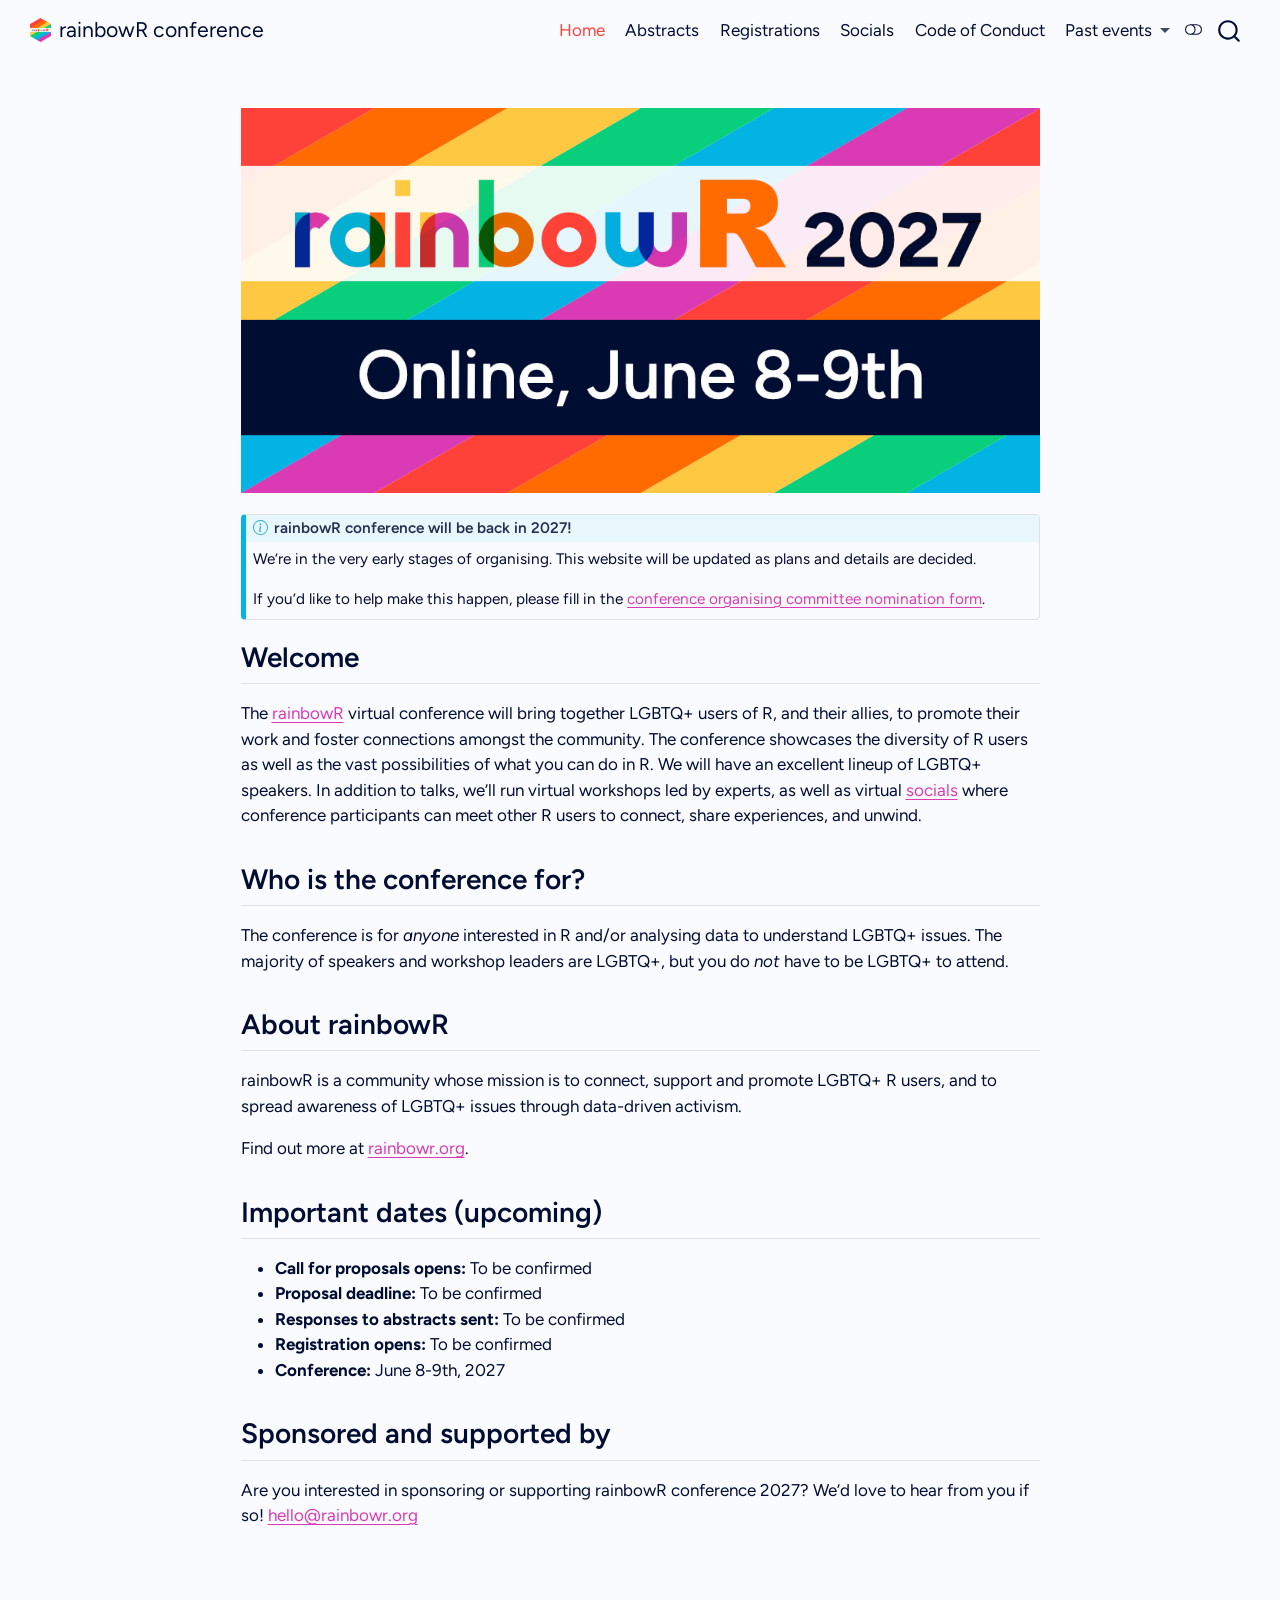
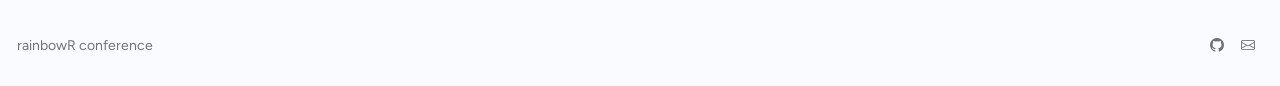
<file: index.html>
<!DOCTYPE html>
<html xmlns="http://www.w3.org/1999/xhtml" lang="en" xml:lang="en"><head>

<meta charset="utf-8">
<meta name="generator" content="quarto-1.9.38">

<meta name="viewport" content="width=device-width, initial-scale=1.0, user-scalable=yes">


<title>rainbowR conference</title>
<style>
/* Default styles provided by pandoc.
** See https://pandoc.org/MANUAL.html#variables-for-html for config info.
*/
code{white-space: pre-wrap;}
span.smallcaps{font-variant: small-caps;}
div.columns{display: flex; gap: min(4vw, 1.5em);}
div.column{flex: auto; overflow-x: auto;}
div.hanging-indent{margin-left: 1.5em; text-indent: -1.5em;}
ul.task-list{list-style: none;}
ul.task-list li input[type="checkbox"] {
  width: 0.8em;
  margin: 0 0.8em 0.2em -1em; /* quarto-specific, see https://github.com/quarto-dev/quarto-cli/issues/4556 */ 
  vertical-align: middle;
}
</style>


<script src="site_libs/quarto-nav/quarto-nav.js"></script>
<script src="site_libs/quarto-nav/headroom.min.js"></script>
<script src="site_libs/clipboard/clipboard.min.js"></script>
<script src="site_libs/quarto-search/autocomplete.umd.js"></script>
<script src="site_libs/quarto-search/fuse.min.js"></script>
<script src="site_libs/quarto-search/quarto-search.js"></script>
<meta name="quarto:offset" content="./">
<link href="./images/rainbow-hex-square.png" rel="icon" type="image/png">
<script src="site_libs/quarto-html/quarto.js" type="module"></script>
<script src="site_libs/quarto-html/tabsets/tabsets.js" type="module"></script>
<script src="site_libs/quarto-html/popper.min.js"></script>
<script src="site_libs/quarto-html/tippy.umd.min.js"></script>
<script src="site_libs/quarto-html/anchor.min.js"></script>
<link href="site_libs/quarto-html/tippy.css" rel="stylesheet">
<link href="site_libs/quarto-html/quarto-syntax-highlighting-7fb49733e5ee94f68dc2a6f9c8534044.css" rel="stylesheet" class="quarto-color-scheme" id="quarto-text-highlighting-styles">
<link href="site_libs/quarto-html/quarto-syntax-highlighting-dark-79c09c6f51b1d1d5d9f085c2ee957520.css" rel="stylesheet" class="quarto-color-scheme quarto-color-alternate" id="quarto-text-highlighting-styles">
<link href="site_libs/quarto-html/quarto-syntax-highlighting-7fb49733e5ee94f68dc2a6f9c8534044.css" rel="stylesheet" class="quarto-color-scheme-extra" id="quarto-text-highlighting-styles">
<script src="site_libs/bootstrap/bootstrap.min.js"></script>
<link href="site_libs/bootstrap/bootstrap-icons.css" rel="stylesheet">
<link href="site_libs/bootstrap/bootstrap-a741489e085d508e864bdbec97f29b47.min.css" rel="stylesheet" append-hash="true" class="quarto-color-scheme" id="quarto-bootstrap" data-mode="light">
<link href="site_libs/bootstrap/bootstrap-dark-61cfa3917e1bb6692cb77ac7c244202c.min.css" rel="stylesheet" append-hash="true" class="quarto-color-scheme quarto-color-alternate" id="quarto-bootstrap" data-mode="dark">
<link href="site_libs/bootstrap/bootstrap-a741489e085d508e864bdbec97f29b47.min.css" rel="stylesheet" append-hash="true" class="quarto-color-scheme-extra" id="quarto-bootstrap" data-mode="light">
<script id="quarto-search-options" type="application/json">{
  "location": "navbar",
  "copy-button": false,
  "collapse-after": 3,
  "panel-placement": "end",
  "type": "overlay",
  "limit": 50,
  "keyboard-shortcut": [
    "f",
    "/",
    "s"
  ],
  "show-item-context": false,
  "language": {
    "search-no-results-text": "No results",
    "search-matching-documents-text": "matching documents",
    "search-copy-link-title": "Copy link to search",
    "search-hide-matches-text": "Hide additional matches",
    "search-more-match-text": "more match in this document",
    "search-more-matches-text": "more matches in this document",
    "search-clear-button-title": "Clear",
    "search-text-placeholder": "",
    "search-detached-cancel-button-title": "Cancel",
    "search-submit-button-title": "Submit",
    "search-label": "Search"
  }
}</script>
<style>html{ scroll-behavior: smooth; }</style>


<meta property="og:title" content="– rainbowR conference">
<meta property="og:description" content="">
<meta property="og:image" content="https://r-lgbtq.github.io/conference2027/images/conference-banner.png">
<meta property="og:site_name" content="rainbowR conference">
<meta property="og:image:height" content="500">
<meta property="og:image:width" content="1039">
</head>

<body class="nav-fixed fullcontent quarto-light"><script id="quarto-html-before-body" type="application/javascript">
    const toggleBodyColorMode = (bsSheetEl) => {
      const mode = bsSheetEl.getAttribute("data-mode");
      const bodyEl = window.document.querySelector("body");
      if (mode === "dark") {
        bodyEl.classList.add("quarto-dark");
        bodyEl.classList.remove("quarto-light");
      } else {
        bodyEl.classList.add("quarto-light");
        bodyEl.classList.remove("quarto-dark");
      }
    }
    const toggleBodyColorPrimary = () => {
      const bsSheetEl = window.document.querySelector("link#quarto-bootstrap:not([rel=disabled-stylesheet])");
      if (bsSheetEl) {
        toggleBodyColorMode(bsSheetEl);
      }
    }
    const setColorSchemeToggle = (alternate) => {
      const toggles = window.document.querySelectorAll('.quarto-color-scheme-toggle');
      for (let i=0; i < toggles.length; i++) {
        const toggle = toggles[i];
        if (toggle) {
          if (alternate) {
            toggle.classList.add("alternate");
          } else {
            toggle.classList.remove("alternate");
          }
        }
      }
    };
    const toggleColorMode = (alternate) => {
      // Switch the stylesheets
      const primaryStylesheets = window.document.querySelectorAll('link.quarto-color-scheme:not(.quarto-color-alternate)');
      const alternateStylesheets = window.document.querySelectorAll('link.quarto-color-scheme.quarto-color-alternate');
      manageTransitions('#quarto-margin-sidebar .nav-link', false);
      if (alternate) {
        // note: dark is layered on light, we don't disable primary!
        enableStylesheet(alternateStylesheets);
        for (const sheetNode of alternateStylesheets) {
          if (sheetNode.id === "quarto-bootstrap") {
            toggleBodyColorMode(sheetNode);
          }
        }
      } else {
        disableStylesheet(alternateStylesheets);
        enableStylesheet(primaryStylesheets)
        toggleBodyColorPrimary();
      }
      manageTransitions('#quarto-margin-sidebar .nav-link', true);
      // Switch the toggles
      setColorSchemeToggle(alternate)
      // Hack to workaround the fact that safari doesn't
      // properly recolor the scrollbar when toggling (#1455)
      if (navigator.userAgent.indexOf('Safari') > 0 && navigator.userAgent.indexOf('Chrome') == -1) {
        manageTransitions("body", false);
        window.scrollTo(0, 1);
        setTimeout(() => {
          window.scrollTo(0, 0);
          manageTransitions("body", true);
        }, 40);
      }
    }
    const disableStylesheet = (stylesheets) => {
      for (let i=0; i < stylesheets.length; i++) {
        const stylesheet = stylesheets[i];
        stylesheet.rel = 'disabled-stylesheet';
      }
    }
    const enableStylesheet = (stylesheets) => {
      for (let i=0; i < stylesheets.length; i++) {
        const stylesheet = stylesheets[i];
        if(stylesheet.rel !== 'stylesheet') { // for Chrome, which will still FOUC without this check
          stylesheet.rel = 'stylesheet';
        }
      }
    }
    const manageTransitions = (selector, allowTransitions) => {
      const els = window.document.querySelectorAll(selector);
      for (let i=0; i < els.length; i++) {
        const el = els[i];
        if (allowTransitions) {
          el.classList.remove('notransition');
        } else {
          el.classList.add('notransition');
        }
      }
    }
    const isFileUrl = () => {
      return window.location.protocol === 'file:';
    }
    const hasAlternateSentinel = () => {
      let styleSentinel = getColorSchemeSentinel();
      if (styleSentinel !== null) {
        return styleSentinel === "alternate";
      } else {
        return false;
      }
    }
    const setStyleSentinel = (alternate) => {
      const value = alternate ? "alternate" : "default";
      if (!isFileUrl()) {
        window.localStorage.setItem("quarto-color-scheme", value);
      } else {
        localAlternateSentinel = value;
      }
    }
    const getColorSchemeSentinel = () => {
      if (!isFileUrl()) {
        const storageValue = window.localStorage.getItem("quarto-color-scheme");
        return storageValue != null ? storageValue : localAlternateSentinel;
      } else {
        return localAlternateSentinel;
      }
    }
    const toggleGiscusIfUsed = (isAlternate, darkModeDefault) => {
      const baseTheme = document.querySelector('#giscus-base-theme')?.value ?? 'light';
      const alternateTheme = document.querySelector('#giscus-alt-theme')?.value ?? 'dark';
      let newTheme = '';
      if(authorPrefersDark) {
        newTheme = isAlternate ? baseTheme : alternateTheme;
      } else {
        newTheme = isAlternate ? alternateTheme : baseTheme;
      }
      const changeGiscusTheme = () => {
        // From: https://github.com/giscus/giscus/issues/336
        const sendMessage = (message) => {
          const iframe = document.querySelector('iframe.giscus-frame');
          if (!iframe) return;
          iframe.contentWindow.postMessage({ giscus: message }, 'https://giscus.app');
        }
        sendMessage({
          setConfig: {
            theme: newTheme
          }
        });
      }
      const isGiscussLoaded = window.document.querySelector('iframe.giscus-frame') !== null;
      if (isGiscussLoaded) {
        changeGiscusTheme();
      }
    };
    const authorPrefersDark = false;
    const darkModeDefault = authorPrefersDark;
      document.querySelector('link#quarto-text-highlighting-styles.quarto-color-scheme-extra').rel = 'disabled-stylesheet';
      document.querySelector('link#quarto-bootstrap.quarto-color-scheme-extra').rel = 'disabled-stylesheet';
    let localAlternateSentinel = darkModeDefault ? 'alternate' : 'default';
    // Dark / light mode switch
    window.quartoToggleColorScheme = () => {
      // Read the current dark / light value
      let toAlternate = !hasAlternateSentinel();
      toggleColorMode(toAlternate);
      setStyleSentinel(toAlternate);
      toggleGiscusIfUsed(toAlternate, darkModeDefault);
      window.dispatchEvent(new Event('resize'));
    };
    // Switch to dark mode if need be
    if (hasAlternateSentinel()) {
      toggleColorMode(true);
    } else {
      toggleColorMode(false);
    }
  </script>

<div id="quarto-search-results"></div>
  <header id="quarto-header" class="headroom fixed-top">
    <nav class="navbar navbar-expand-lg " data-bs-theme="dark">
      <div class="navbar-container container-fluid">
      <div class="navbar-brand-container mx-auto">
    <a href="./index.html" class="navbar-brand navbar-brand-logo">
    <img src="./images/rainbowR-hex.png" alt="" class="navbar-logo light-content">
    <img src="./images/rainbowR-hex.png" alt="" class="navbar-logo dark-content">
    </a>
    <a class="navbar-brand" href="./index.html">
    <span class="navbar-title">rainbowR conference</span>
    </a>
  </div>
            <div id="quarto-search" class="" title="Search"></div>
          <button class="navbar-toggler" type="button" data-bs-toggle="collapse" data-bs-target="#navbarCollapse" aria-controls="navbarCollapse" role="menu" aria-expanded="false" aria-label="Toggle navigation" onclick="if (window.quartoToggleHeadroom) { window.quartoToggleHeadroom(); }">
  <span class="navbar-toggler-icon"></span>
</button>
          <div class="collapse navbar-collapse" id="navbarCollapse">
            <ul class="navbar-nav navbar-nav-scroll ms-auto">
  <li class="nav-item">
    <a class="nav-link active" href="./index.html" aria-current="page"> 
<span class="menu-text">Home</span></a>
  </li>  
  <li class="nav-item">
    <a class="nav-link" href="./abstracts.html"> 
<span class="menu-text">Abstracts</span></a>
  </li>  
  <li class="nav-item">
    <a class="nav-link" href="./registrations.html"> 
<span class="menu-text">Registrations</span></a>
  </li>  
  <li class="nav-item">
    <a class="nav-link" href="./socials.html"> 
<span class="menu-text">Socials</span></a>
  </li>  
  <li class="nav-item">
    <a class="nav-link" href="./CoC.html"> 
<span class="menu-text">Code of Conduct</span></a>
  </li>  
  <li class="nav-item dropdown ">
    <a class="nav-link dropdown-toggle" href="#" id="nav-menu-past-events" role="link" data-bs-toggle="dropdown" aria-expanded="false">
 <span class="menu-text">Past events</span>
    </a>
    <ul class="dropdown-menu dropdown-menu-end" aria-labelledby="nav-menu-past-events">    
        <li>
    <a class="dropdown-item" href="https://conference2026.rainbowr.org">
 <span class="dropdown-text">rainbowR conference 2026</span></a>
  </li>  
    </ul>
  </li>
</ul>
          </div> <!-- /navcollapse -->
            <div class="quarto-navbar-tools">
  <a href="" class="quarto-color-scheme-toggle quarto-navigation-tool  px-1" onclick="window.quartoToggleColorScheme(); return false;" title="Toggle dark mode"><i class="bi"></i></a>
</div>
      </div> <!-- /container-fluid -->
    </nav>
</header>
<!-- content -->
<div id="quarto-content" class="quarto-container page-columns page-rows-contents page-layout-article page-navbar">
<!-- sidebar -->
<!-- margin-sidebar -->
    
<!-- main -->
<main class="content" id="quarto-document-content"><header id="title-block-header" class="quarto-title-block"></header>





<p><img src="images/conference-banner.png" class="img-fluid"></p>
<div class="callout callout-style-default callout-note callout-titled">
<div class="callout-header d-flex align-content-center">
<div class="callout-icon-container">
<i class="callout-icon"></i>
</div>
<div class="callout-title-container flex-fill">
<span class="screen-reader-only">Note</span>rainbowR conference will be back in 2027!
</div>
</div>
<div class="callout-body-container callout-body">
<p>We’re in the very early stages of organising. This website will be updated as plans and details are decided.</p>
<p>If you’d like to help make this happen, please fill in the <a href="https://docs.google.com/forms/d/e/1FAIpQLSdIEr_NpZZ0XAOcEOvr2jO-coP66Hx6bUXxz0w44iShD1563w/viewform?usp=dialog">conference organising committee nomination form</a>.</p>
</div>
</div>
<section id="welcome" class="level2">
<h2 class="anchored" data-anchor-id="welcome">Welcome</h2>
<p>The <a href="https://rainbowr.org">rainbowR</a> virtual conference will bring together LGBTQ+ users of R, and their allies, to promote their work and foster connections amongst the community. The conference showcases the diversity of R users as well as the vast possibilities of what you can do in R. We will have an excellent lineup of LGBTQ+ speakers. In addition to talks, we’ll run virtual workshops led by experts, as well as virtual <a href="./socials.html">socials</a> where conference participants can meet other R users to connect, share experiences, and unwind.</p>
</section>
<section id="who-is-the-conference-for" class="level2">
<h2 class="anchored" data-anchor-id="who-is-the-conference-for">Who is the conference for?</h2>
<p>The conference is for <em>anyone</em> interested in R and/or analysing data to understand LGBTQ+ issues. The majority of speakers and workshop leaders are LGBTQ+, but you do <em>not</em> have to be LGBTQ+ to attend.</p>
</section>
<section id="about-rainbowr" class="level2">
<h2 class="anchored" data-anchor-id="about-rainbowr">About rainbowR</h2>
<p>rainbowR is a community whose mission is to connect, support and promote LGBTQ+ R users, and to spread awareness of LGBTQ+ issues through data-driven activism.</p>
<p>Find out more at <a href="https://rainbowr.org">rainbowr.org</a>.</p>
</section>
<section id="important-dates-upcoming" class="level2">
<h2 class="anchored" data-anchor-id="important-dates-upcoming">Important dates (upcoming)</h2>
<ul>
<li><strong>Call for proposals opens:</strong> To be confirmed</li>
<li><strong>Proposal deadline:</strong> To be confirmed</li>
<li><strong>Responses to abstracts sent:</strong> To be confirmed</li>
<li><strong>Registration opens:</strong> To be confirmed</li>
<li><strong>Conference:</strong> June 8-9th, 2027</li>
</ul>
</section>
<section id="sponsored-and-supported-by" class="level2">
<h2 class="anchored" data-anchor-id="sponsored-and-supported-by">Sponsored and supported by</h2>
<p>Are you interested in sponsoring or supporting rainbowR conference 2027? We’d love to hear from you if so! <a href="mailto:hello@rainbowr.org">hello@rainbowr.org</a></p>
<!--
::: {.callout-note}
Add confirmed sponsors and supporters here. The layout below follows the previous conference site; remove any unused columns
:::

Generously sponsored by the [Software Sustainability Institute](https://software.ac.uk), [Jumping Rivers](https://www.jumpingrivers.com) and [OLS](https://we-are-ols.org).

::: {layout="[[55, -5, 40]]" style="margin-bottom: 2em;"}

![](images/sponsors/SSI_PRIMARY_small.png)

![](images/sponsors/JumpingRivers_Primary.png)

:::

::: {layout="[[25, -75]]"}

![](images/sponsors/ols-transparent-bg.png)

:::

Add any acknowledgements, donors, or solidarity-payment supporters below this section when they are confirmed.



## Contact

Please contact [hello@rainbowr.org](mailto:hello@rainbowr.org). We'd love to hear from you!

-->


</section>

</main> <!-- /main -->
<script id="quarto-html-after-body" type="application/javascript">
  window.document.addEventListener("DOMContentLoaded", function (event) {
    // Ensure there is a toggle, if there isn't float one in the top right
    if (window.document.querySelector('.quarto-color-scheme-toggle') === null) {
      const a = window.document.createElement('a');
      a.classList.add('top-right');
      a.classList.add('quarto-color-scheme-toggle');
      a.href = "";
      a.onclick = function() { try { window.quartoToggleColorScheme(); } catch {} return false; };
      const i = window.document.createElement("i");
      i.classList.add('bi');
      a.appendChild(i);
      window.document.body.appendChild(a);
    }
    setColorSchemeToggle(hasAlternateSentinel())
    const icon = "";
    const anchorJS = new window.AnchorJS();
    anchorJS.options = {
      placement: 'right',
      icon: icon
    };
    anchorJS.add('.anchored');
    const isCodeAnnotation = (el) => {
      for (const clz of el.classList) {
        if (clz.startsWith('code-annotation-')) {                     
          return true;
        }
      }
      return false;
    }
    const onCopySuccess = function(e) {
      // button target
      const button = e.trigger;
      // don't keep focus
      button.blur();
      // flash "checked"
      button.classList.add('code-copy-button-checked');
      var currentTitle = button.getAttribute("title");
      button.setAttribute("title", "Copied!");
      let tooltip;
      if (window.bootstrap) {
        button.setAttribute("data-bs-toggle", "tooltip");
        button.setAttribute("data-bs-placement", "left");
        button.setAttribute("data-bs-title", "Copied!");
        tooltip = new bootstrap.Tooltip(button, 
          { trigger: "manual", 
            customClass: "code-copy-button-tooltip",
            offset: [0, -8]});
        tooltip.show();    
      }
      setTimeout(function() {
        if (tooltip) {
          tooltip.hide();
          button.removeAttribute("data-bs-title");
          button.removeAttribute("data-bs-toggle");
          button.removeAttribute("data-bs-placement");
        }
        button.setAttribute("title", currentTitle);
        button.classList.remove('code-copy-button-checked');
      }, 1000);
      // clear code selection
      e.clearSelection();
    }
    const getTextToCopy = function(trigger) {
      const outerScaffold = trigger.parentElement.cloneNode(true);
      const codeEl = outerScaffold.querySelector('code');
      for (const childEl of codeEl.children) {
        if (isCodeAnnotation(childEl)) {
          childEl.remove();
        }
      }
      return codeEl.innerText;
    }
    const clipboard = new window.ClipboardJS('.code-copy-button:not([data-in-quarto-modal])', {
      text: getTextToCopy
    });
    clipboard.on('success', onCopySuccess);
    if (window.document.getElementById('quarto-embedded-source-code-modal')) {
      const clipboardModal = new window.ClipboardJS('.code-copy-button[data-in-quarto-modal]', {
        text: getTextToCopy,
        container: window.document.getElementById('quarto-embedded-source-code-modal')
      });
      clipboardModal.on('success', onCopySuccess);
    }
      var localhostRegex = new RegExp(/^(?:http|https):\/\/localhost\:?[0-9]*\//);
      var mailtoRegex = new RegExp(/^mailto:/);
        var filterRegex = new RegExp("https:\/\/r-lgbtq\.github\.io\/conference2027\/");
      var isInternal = (href) => {
          return filterRegex.test(href) || localhostRegex.test(href) || mailtoRegex.test(href);
      }
      // Inspect non-navigation links and adorn them if external
     var links = window.document.querySelectorAll('a[href]:not(.nav-link):not(.navbar-brand):not(.toc-action):not(.sidebar-link):not(.sidebar-item-toggle):not(.pagination-link):not(.no-external):not([aria-hidden]):not(.dropdown-item):not(.quarto-navigation-tool):not(.about-link)');
      for (var i=0; i<links.length; i++) {
        const link = links[i];
        if (!isInternal(link.href)) {
          // undo the damage that might have been done by quarto-nav.js in the case of
          // links that we want to consider external
          if (link.dataset.originalHref !== undefined) {
            link.href = link.dataset.originalHref;
          }
        }
      }
    function tippyHover(el, contentFn, onTriggerFn, onUntriggerFn) {
      const config = {
        allowHTML: true,
        maxWidth: 500,
        delay: 100,
        arrow: false,
        appendTo: function(el) {
            return el.parentElement;
        },
        interactive: true,
        interactiveBorder: 10,
        theme: 'quarto',
        placement: 'bottom-start',
      };
      if (contentFn) {
        config.content = contentFn;
      }
      if (onTriggerFn) {
        config.onTrigger = onTriggerFn;
      }
      if (onUntriggerFn) {
        config.onUntrigger = onUntriggerFn;
      }
      window.tippy(el, config); 
    }
    const noterefs = window.document.querySelectorAll('a[role="doc-noteref"]');
    for (var i=0; i<noterefs.length; i++) {
      const ref = noterefs[i];
      tippyHover(ref, function() {
        // use id or data attribute instead here
        let href = ref.getAttribute('data-footnote-href') || ref.getAttribute('href');
        try { href = new URL(href).hash; } catch {}
        const id = href.replace(/^#\/?/, "");
        const note = window.document.getElementById(id);
        if (note) {
          return note.innerHTML;
        } else {
          return "";
        }
      });
    }
    const xrefs = window.document.querySelectorAll('a.quarto-xref');
    const processXRef = (id, note) => {
      // Strip column container classes
      const stripColumnClz = (el) => {
        el.classList.remove("page-full", "page-columns");
        if (el.children) {
          for (const child of el.children) {
            stripColumnClz(child);
          }
        }
      }
      stripColumnClz(note)
      if (id === null || id.startsWith('sec-')) {
        // Special case sections, only their first couple elements
        const container = document.createElement("div");
        if (note.children && note.children.length > 2) {
          container.appendChild(note.children[0].cloneNode(true));
          for (let i = 1; i < note.children.length; i++) {
            const child = note.children[i];
            if (child.tagName === "P" && child.innerText === "") {
              continue;
            } else {
              container.appendChild(child.cloneNode(true));
              break;
            }
          }
          if (window.Quarto?.typesetMath) {
            window.Quarto.typesetMath(container);
          }
          return container.innerHTML
        } else {
          if (window.Quarto?.typesetMath) {
            window.Quarto.typesetMath(note);
          }
          return note.innerHTML;
        }
      } else {
        // Remove any anchor links if they are present
        const anchorLink = note.querySelector('a.anchorjs-link');
        if (anchorLink) {
          anchorLink.remove();
        }
        if (window.Quarto?.typesetMath) {
          window.Quarto.typesetMath(note);
        }
        if (note.classList.contains("callout")) {
          return note.outerHTML;
        } else {
          return note.innerHTML;
        }
      }
    }
    for (var i=0; i<xrefs.length; i++) {
      const xref = xrefs[i];
      tippyHover(xref, undefined, function(instance) {
        instance.disable();
        let url = xref.getAttribute('href');
        let hash = undefined; 
        if (url.startsWith('#')) {
          hash = url;
        } else {
          try { hash = new URL(url).hash; } catch {}
        }
        if (hash) {
          const id = hash.replace(/^#\/?/, "");
          const note = window.document.getElementById(id);
          if (note !== null) {
            try {
              const html = processXRef(id, note.cloneNode(true));
              instance.setContent(html);
            } finally {
              instance.enable();
              instance.show();
            }
          } else {
            // See if we can fetch this
            fetch(url.split('#')[0])
            .then(res => res.text())
            .then(html => {
              const parser = new DOMParser();
              const htmlDoc = parser.parseFromString(html, "text/html");
              const note = htmlDoc.getElementById(id);
              if (note !== null) {
                const html = processXRef(id, note);
                instance.setContent(html);
              } 
            }).finally(() => {
              instance.enable();
              instance.show();
            });
          }
        } else {
          // See if we can fetch a full url (with no hash to target)
          // This is a special case and we should probably do some content thinning / targeting
          fetch(url)
          .then(res => res.text())
          .then(html => {
            const parser = new DOMParser();
            const htmlDoc = parser.parseFromString(html, "text/html");
            const note = htmlDoc.querySelector('main.content');
            if (note !== null) {
              // This should only happen for chapter cross references
              // (since there is no id in the URL)
              // remove the first header
              if (note.children.length > 0 && note.children[0].tagName === "HEADER") {
                note.children[0].remove();
              }
              const html = processXRef(null, note);
              instance.setContent(html);
            } 
          }).finally(() => {
            instance.enable();
            instance.show();
          });
        }
      }, function(instance) {
      });
    }
        let selectedAnnoteEl;
        const selectorForAnnotation = ( cell, annotation) => {
          let cellAttr = 'data-code-cell="' + cell + '"';
          let lineAttr = 'data-code-annotation="' +  annotation + '"';
          const selector = 'span[' + cellAttr + '][' + lineAttr + ']';
          return selector;
        }
        const selectCodeLines = (annoteEl) => {
          const doc = window.document;
          const targetCell = annoteEl.getAttribute("data-target-cell");
          const targetAnnotation = annoteEl.getAttribute("data-target-annotation");
          const annoteSpan = window.document.querySelector(selectorForAnnotation(targetCell, targetAnnotation));
          const lines = annoteSpan.getAttribute("data-code-lines").split(",");
          const lineIds = lines.map((line) => {
            return targetCell + "-" + line;
          })
          let top = null;
          let height = null;
          let parent = null;
          if (lineIds.length > 0) {
              //compute the position of the single el (top and bottom and make a div)
              const el = window.document.getElementById(lineIds[0]);
              top = el.offsetTop;
              height = el.offsetHeight;
              parent = el.parentElement.parentElement;
            if (lineIds.length > 1) {
              const lastEl = window.document.getElementById(lineIds[lineIds.length - 1]);
              const bottom = lastEl.offsetTop + lastEl.offsetHeight;
              height = bottom - top;
            }
            if (top !== null && height !== null && parent !== null) {
              // cook up a div (if necessary) and position it 
              let div = window.document.getElementById("code-annotation-line-highlight");
              if (div === null) {
                div = window.document.createElement("div");
                div.setAttribute("id", "code-annotation-line-highlight");
                div.style.position = 'absolute';
                parent.appendChild(div);
              }
              div.style.top = top - 2 + "px";
              div.style.height = height + 4 + "px";
              div.style.left = 0;
              let gutterDiv = window.document.getElementById("code-annotation-line-highlight-gutter");
              if (gutterDiv === null) {
                gutterDiv = window.document.createElement("div");
                gutterDiv.setAttribute("id", "code-annotation-line-highlight-gutter");
                gutterDiv.style.position = 'absolute';
                const codeCell = window.document.getElementById(targetCell);
                const gutter = codeCell.querySelector('.code-annotation-gutter');
                gutter.appendChild(gutterDiv);
              }
              gutterDiv.style.top = top - 2 + "px";
              gutterDiv.style.height = height + 4 + "px";
            }
            selectedAnnoteEl = annoteEl;
          }
        };
        const unselectCodeLines = () => {
          const elementsIds = ["code-annotation-line-highlight", "code-annotation-line-highlight-gutter"];
          elementsIds.forEach((elId) => {
            const div = window.document.getElementById(elId);
            if (div) {
              div.remove();
            }
          });
          selectedAnnoteEl = undefined;
        };
          // Handle positioning of the toggle
      window.addEventListener(
        "resize",
        throttle(() => {
          elRect = undefined;
          if (selectedAnnoteEl) {
            selectCodeLines(selectedAnnoteEl);
          }
        }, 10)
      );
      function throttle(fn, ms) {
      let throttle = false;
      let timer;
        return (...args) => {
          if(!throttle) { // first call gets through
              fn.apply(this, args);
              throttle = true;
          } else { // all the others get throttled
              if(timer) clearTimeout(timer); // cancel #2
              timer = setTimeout(() => {
                fn.apply(this, args);
                timer = throttle = false;
              }, ms);
          }
        };
      }
        // Attach click handler to the DT
        const annoteDls = window.document.querySelectorAll('dt[data-target-cell]');
        for (const annoteDlNode of annoteDls) {
          annoteDlNode.addEventListener('click', (event) => {
            const clickedEl = event.target;
            if (clickedEl !== selectedAnnoteEl) {
              unselectCodeLines();
              const activeEl = window.document.querySelector('dt[data-target-cell].code-annotation-active');
              if (activeEl) {
                activeEl.classList.remove('code-annotation-active');
              }
              selectCodeLines(clickedEl);
              clickedEl.classList.add('code-annotation-active');
            } else {
              // Unselect the line
              unselectCodeLines();
              clickedEl.classList.remove('code-annotation-active');
            }
          });
        }
    const findCites = (el) => {
      const parentEl = el.parentElement;
      if (parentEl) {
        const cites = parentEl.dataset.cites;
        if (cites) {
          return {
            el,
            cites: cites.split(' ')
          };
        } else {
          return findCites(el.parentElement)
        }
      } else {
        return undefined;
      }
    };
    var bibliorefs = window.document.querySelectorAll('a[role="doc-biblioref"]');
    for (var i=0; i<bibliorefs.length; i++) {
      const ref = bibliorefs[i];
      const citeInfo = findCites(ref);
      if (citeInfo) {
        tippyHover(citeInfo.el, function() {
          var popup = window.document.createElement('div');
          citeInfo.cites.forEach(function(cite) {
            var citeDiv = window.document.createElement('div');
            citeDiv.classList.add('hanging-indent');
            citeDiv.classList.add('csl-entry');
            var biblioDiv = window.document.getElementById('ref-' + cite);
            if (biblioDiv) {
              citeDiv.innerHTML = biblioDiv.innerHTML;
            }
            popup.appendChild(citeDiv);
          });
          return popup.innerHTML;
        });
      }
    }
  });
  </script>
</div> <!-- /content -->
<footer class="footer">
  <div class="nav-footer">
    <div class="nav-footer-left">
<p>rainbowR conference</p>
</div>   
    <div class="nav-footer-center">
      &nbsp;
    </div>
    <div class="nav-footer-right">
      <ul class="footer-items list-unstyled">
    <li class="nav-item compact">
    <a class="nav-link" href="https://github.com/r-lgbtq">
      <i class="bi bi-github" role="img">
</i> 
    </a>
  </li>  
    <li class="nav-item compact">
    <a class="nav-link" href="mailto:hello@rainbowr.org">
      <i class="bi bi-envelope" role="img">
</i> 
    </a>
  </li>  
</ul>
    </div>
  </div>
</footer>




<script src="site_libs/quarto-html/zenscroll-min.js"></script>
</body></html>
</file>
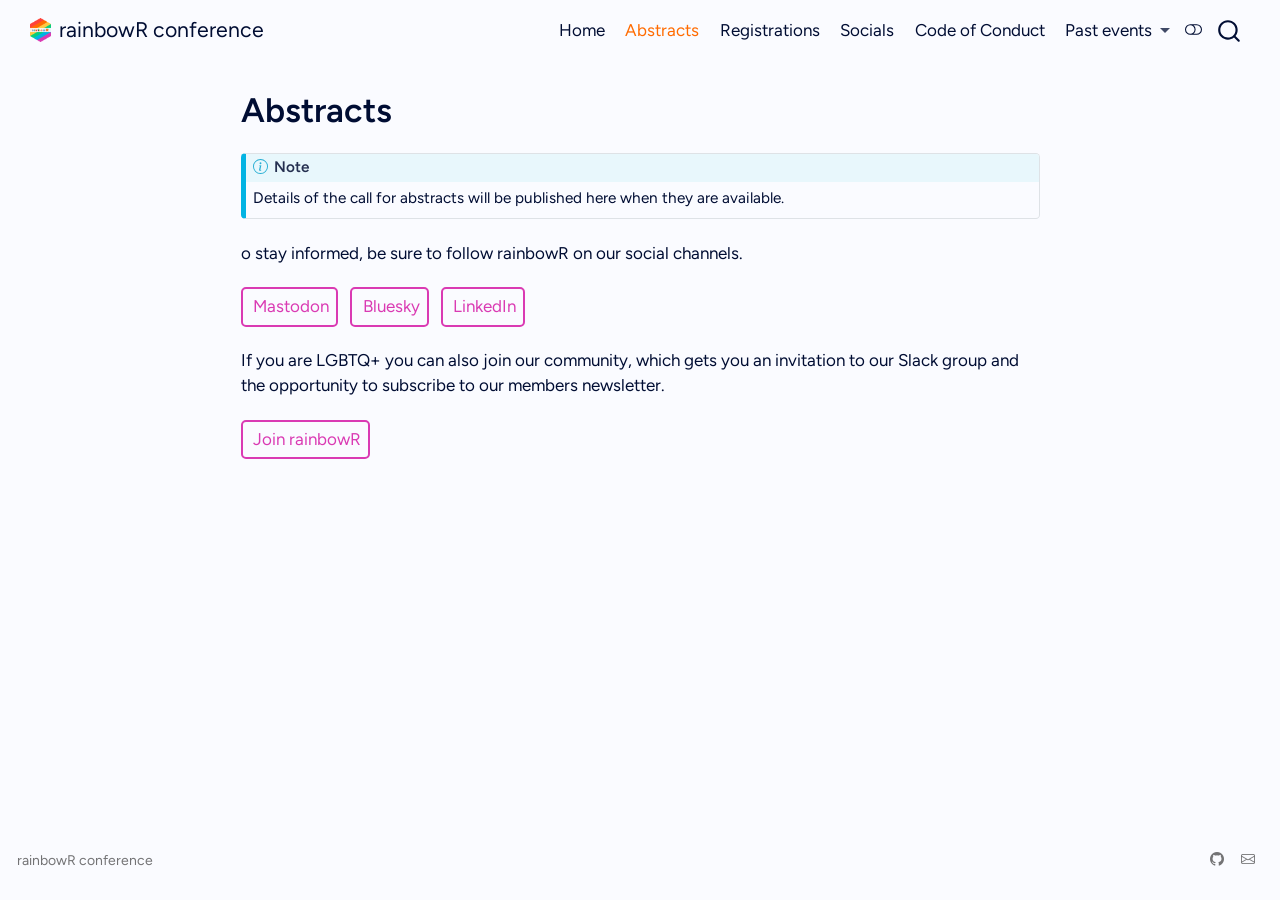
<file: abstracts.html>
<!DOCTYPE html>
<html xmlns="http://www.w3.org/1999/xhtml" lang="en" xml:lang="en"><head>

<meta charset="utf-8">
<meta name="generator" content="quarto-1.9.38">

<meta name="viewport" content="width=device-width, initial-scale=1.0, user-scalable=yes">


<title>Abstracts – rainbowR conference</title>
<style>
/* Default styles provided by pandoc.
** See https://pandoc.org/MANUAL.html#variables-for-html for config info.
*/
code{white-space: pre-wrap;}
span.smallcaps{font-variant: small-caps;}
div.columns{display: flex; gap: min(4vw, 1.5em);}
div.column{flex: auto; overflow-x: auto;}
div.hanging-indent{margin-left: 1.5em; text-indent: -1.5em;}
ul.task-list{list-style: none;}
ul.task-list li input[type="checkbox"] {
  width: 0.8em;
  margin: 0 0.8em 0.2em -1em; /* quarto-specific, see https://github.com/quarto-dev/quarto-cli/issues/4556 */ 
  vertical-align: middle;
}
</style>


<script src="site_libs/quarto-nav/quarto-nav.js"></script>
<script src="site_libs/quarto-nav/headroom.min.js"></script>
<script src="site_libs/clipboard/clipboard.min.js"></script>
<script src="site_libs/quarto-search/autocomplete.umd.js"></script>
<script src="site_libs/quarto-search/fuse.min.js"></script>
<script src="site_libs/quarto-search/quarto-search.js"></script>
<meta name="quarto:offset" content="./">
<link href="./images/rainbow-hex-square.png" rel="icon" type="image/png">
<script src="site_libs/quarto-html/quarto.js" type="module"></script>
<script src="site_libs/quarto-html/tabsets/tabsets.js" type="module"></script>
<script src="site_libs/quarto-html/popper.min.js"></script>
<script src="site_libs/quarto-html/tippy.umd.min.js"></script>
<script src="site_libs/quarto-html/anchor.min.js"></script>
<link href="site_libs/quarto-html/tippy.css" rel="stylesheet">
<link href="site_libs/quarto-html/quarto-syntax-highlighting-7fb49733e5ee94f68dc2a6f9c8534044.css" rel="stylesheet" class="quarto-color-scheme" id="quarto-text-highlighting-styles">
<link href="site_libs/quarto-html/quarto-syntax-highlighting-dark-79c09c6f51b1d1d5d9f085c2ee957520.css" rel="stylesheet" class="quarto-color-scheme quarto-color-alternate" id="quarto-text-highlighting-styles">
<link href="site_libs/quarto-html/quarto-syntax-highlighting-7fb49733e5ee94f68dc2a6f9c8534044.css" rel="stylesheet" class="quarto-color-scheme-extra" id="quarto-text-highlighting-styles">
<script src="site_libs/bootstrap/bootstrap.min.js"></script>
<link href="site_libs/bootstrap/bootstrap-icons.css" rel="stylesheet">
<link href="site_libs/bootstrap/bootstrap-a741489e085d508e864bdbec97f29b47.min.css" rel="stylesheet" append-hash="true" class="quarto-color-scheme" id="quarto-bootstrap" data-mode="light">
<link href="site_libs/bootstrap/bootstrap-dark-61cfa3917e1bb6692cb77ac7c244202c.min.css" rel="stylesheet" append-hash="true" class="quarto-color-scheme quarto-color-alternate" id="quarto-bootstrap" data-mode="dark">
<link href="site_libs/bootstrap/bootstrap-a741489e085d508e864bdbec97f29b47.min.css" rel="stylesheet" append-hash="true" class="quarto-color-scheme-extra" id="quarto-bootstrap" data-mode="light">
<script src="site_libs/quarto-contrib/iconify-3.0.0/iconify-icon.min.js"></script>
<script id="quarto-search-options" type="application/json">{
  "location": "navbar",
  "copy-button": false,
  "collapse-after": 3,
  "panel-placement": "end",
  "type": "overlay",
  "limit": 50,
  "keyboard-shortcut": [
    "f",
    "/",
    "s"
  ],
  "show-item-context": false,
  "language": {
    "search-no-results-text": "No results",
    "search-matching-documents-text": "matching documents",
    "search-copy-link-title": "Copy link to search",
    "search-hide-matches-text": "Hide additional matches",
    "search-more-match-text": "more match in this document",
    "search-more-matches-text": "more matches in this document",
    "search-clear-button-title": "Clear",
    "search-text-placeholder": "",
    "search-detached-cancel-button-title": "Cancel",
    "search-submit-button-title": "Submit",
    "search-label": "Search"
  }
}</script>
<style>html{ scroll-behavior: smooth; }</style>


<meta property="og:title" content="Abstracts – rainbowR conference">
<meta property="og:description" content="">
<meta property="og:image" content="https://r-lgbtq.github.io/conference2027/images/rainbowR-square.png">
<meta property="og:site_name" content="rainbowR conference">
<meta property="og:image:alt" content="rainbowR conference logo">
<meta property="og:image:height" content="600">
<meta property="og:image:width" content="600">
</head>

<body class="nav-fixed fullcontent quarto-light"><script id="quarto-html-before-body" type="application/javascript">
    const toggleBodyColorMode = (bsSheetEl) => {
      const mode = bsSheetEl.getAttribute("data-mode");
      const bodyEl = window.document.querySelector("body");
      if (mode === "dark") {
        bodyEl.classList.add("quarto-dark");
        bodyEl.classList.remove("quarto-light");
      } else {
        bodyEl.classList.add("quarto-light");
        bodyEl.classList.remove("quarto-dark");
      }
    }
    const toggleBodyColorPrimary = () => {
      const bsSheetEl = window.document.querySelector("link#quarto-bootstrap:not([rel=disabled-stylesheet])");
      if (bsSheetEl) {
        toggleBodyColorMode(bsSheetEl);
      }
    }
    const setColorSchemeToggle = (alternate) => {
      const toggles = window.document.querySelectorAll('.quarto-color-scheme-toggle');
      for (let i=0; i < toggles.length; i++) {
        const toggle = toggles[i];
        if (toggle) {
          if (alternate) {
            toggle.classList.add("alternate");
          } else {
            toggle.classList.remove("alternate");
          }
        }
      }
    };
    const toggleColorMode = (alternate) => {
      // Switch the stylesheets
      const primaryStylesheets = window.document.querySelectorAll('link.quarto-color-scheme:not(.quarto-color-alternate)');
      const alternateStylesheets = window.document.querySelectorAll('link.quarto-color-scheme.quarto-color-alternate');
      manageTransitions('#quarto-margin-sidebar .nav-link', false);
      if (alternate) {
        // note: dark is layered on light, we don't disable primary!
        enableStylesheet(alternateStylesheets);
        for (const sheetNode of alternateStylesheets) {
          if (sheetNode.id === "quarto-bootstrap") {
            toggleBodyColorMode(sheetNode);
          }
        }
      } else {
        disableStylesheet(alternateStylesheets);
        enableStylesheet(primaryStylesheets)
        toggleBodyColorPrimary();
      }
      manageTransitions('#quarto-margin-sidebar .nav-link', true);
      // Switch the toggles
      setColorSchemeToggle(alternate)
      // Hack to workaround the fact that safari doesn't
      // properly recolor the scrollbar when toggling (#1455)
      if (navigator.userAgent.indexOf('Safari') > 0 && navigator.userAgent.indexOf('Chrome') == -1) {
        manageTransitions("body", false);
        window.scrollTo(0, 1);
        setTimeout(() => {
          window.scrollTo(0, 0);
          manageTransitions("body", true);
        }, 40);
      }
    }
    const disableStylesheet = (stylesheets) => {
      for (let i=0; i < stylesheets.length; i++) {
        const stylesheet = stylesheets[i];
        stylesheet.rel = 'disabled-stylesheet';
      }
    }
    const enableStylesheet = (stylesheets) => {
      for (let i=0; i < stylesheets.length; i++) {
        const stylesheet = stylesheets[i];
        if(stylesheet.rel !== 'stylesheet') { // for Chrome, which will still FOUC without this check
          stylesheet.rel = 'stylesheet';
        }
      }
    }
    const manageTransitions = (selector, allowTransitions) => {
      const els = window.document.querySelectorAll(selector);
      for (let i=0; i < els.length; i++) {
        const el = els[i];
        if (allowTransitions) {
          el.classList.remove('notransition');
        } else {
          el.classList.add('notransition');
        }
      }
    }
    const isFileUrl = () => {
      return window.location.protocol === 'file:';
    }
    const hasAlternateSentinel = () => {
      let styleSentinel = getColorSchemeSentinel();
      if (styleSentinel !== null) {
        return styleSentinel === "alternate";
      } else {
        return false;
      }
    }
    const setStyleSentinel = (alternate) => {
      const value = alternate ? "alternate" : "default";
      if (!isFileUrl()) {
        window.localStorage.setItem("quarto-color-scheme", value);
      } else {
        localAlternateSentinel = value;
      }
    }
    const getColorSchemeSentinel = () => {
      if (!isFileUrl()) {
        const storageValue = window.localStorage.getItem("quarto-color-scheme");
        return storageValue != null ? storageValue : localAlternateSentinel;
      } else {
        return localAlternateSentinel;
      }
    }
    const toggleGiscusIfUsed = (isAlternate, darkModeDefault) => {
      const baseTheme = document.querySelector('#giscus-base-theme')?.value ?? 'light';
      const alternateTheme = document.querySelector('#giscus-alt-theme')?.value ?? 'dark';
      let newTheme = '';
      if(authorPrefersDark) {
        newTheme = isAlternate ? baseTheme : alternateTheme;
      } else {
        newTheme = isAlternate ? alternateTheme : baseTheme;
      }
      const changeGiscusTheme = () => {
        // From: https://github.com/giscus/giscus/issues/336
        const sendMessage = (message) => {
          const iframe = document.querySelector('iframe.giscus-frame');
          if (!iframe) return;
          iframe.contentWindow.postMessage({ giscus: message }, 'https://giscus.app');
        }
        sendMessage({
          setConfig: {
            theme: newTheme
          }
        });
      }
      const isGiscussLoaded = window.document.querySelector('iframe.giscus-frame') !== null;
      if (isGiscussLoaded) {
        changeGiscusTheme();
      }
    };
    const authorPrefersDark = false;
    const darkModeDefault = authorPrefersDark;
      document.querySelector('link#quarto-text-highlighting-styles.quarto-color-scheme-extra').rel = 'disabled-stylesheet';
      document.querySelector('link#quarto-bootstrap.quarto-color-scheme-extra').rel = 'disabled-stylesheet';
    let localAlternateSentinel = darkModeDefault ? 'alternate' : 'default';
    // Dark / light mode switch
    window.quartoToggleColorScheme = () => {
      // Read the current dark / light value
      let toAlternate = !hasAlternateSentinel();
      toggleColorMode(toAlternate);
      setStyleSentinel(toAlternate);
      toggleGiscusIfUsed(toAlternate, darkModeDefault);
      window.dispatchEvent(new Event('resize'));
    };
    // Switch to dark mode if need be
    if (hasAlternateSentinel()) {
      toggleColorMode(true);
    } else {
      toggleColorMode(false);
    }
  </script>

<div id="quarto-search-results"></div>
  <header id="quarto-header" class="headroom fixed-top">
    <nav class="navbar navbar-expand-lg " data-bs-theme="dark">
      <div class="navbar-container container-fluid">
      <div class="navbar-brand-container mx-auto">
    <a href="./index.html" class="navbar-brand navbar-brand-logo">
    <img src="./images/rainbowR-hex.png" alt="" class="navbar-logo light-content">
    <img src="./images/rainbowR-hex.png" alt="" class="navbar-logo dark-content">
    </a>
    <a class="navbar-brand" href="./index.html">
    <span class="navbar-title">rainbowR conference</span>
    </a>
  </div>
            <div id="quarto-search" class="" title="Search"></div>
          <button class="navbar-toggler" type="button" data-bs-toggle="collapse" data-bs-target="#navbarCollapse" aria-controls="navbarCollapse" role="menu" aria-expanded="false" aria-label="Toggle navigation" onclick="if (window.quartoToggleHeadroom) { window.quartoToggleHeadroom(); }">
  <span class="navbar-toggler-icon"></span>
</button>
          <div class="collapse navbar-collapse" id="navbarCollapse">
            <ul class="navbar-nav navbar-nav-scroll ms-auto">
  <li class="nav-item">
    <a class="nav-link" href="./index.html"> 
<span class="menu-text">Home</span></a>
  </li>  
  <li class="nav-item">
    <a class="nav-link active" href="./abstracts.html" aria-current="page"> 
<span class="menu-text">Abstracts</span></a>
  </li>  
  <li class="nav-item">
    <a class="nav-link" href="./registrations.html"> 
<span class="menu-text">Registrations</span></a>
  </li>  
  <li class="nav-item">
    <a class="nav-link" href="./socials.html"> 
<span class="menu-text">Socials</span></a>
  </li>  
  <li class="nav-item">
    <a class="nav-link" href="./CoC.html"> 
<span class="menu-text">Code of Conduct</span></a>
  </li>  
  <li class="nav-item dropdown ">
    <a class="nav-link dropdown-toggle" href="#" id="nav-menu-past-events" role="link" data-bs-toggle="dropdown" aria-expanded="false">
 <span class="menu-text">Past events</span>
    </a>
    <ul class="dropdown-menu dropdown-menu-end" aria-labelledby="nav-menu-past-events">    
        <li>
    <a class="dropdown-item" href="https://conference2026.rainbowr.org">
 <span class="dropdown-text">rainbowR conference 2026</span></a>
  </li>  
    </ul>
  </li>
</ul>
          </div> <!-- /navcollapse -->
            <div class="quarto-navbar-tools">
  <a href="" class="quarto-color-scheme-toggle quarto-navigation-tool  px-1" onclick="window.quartoToggleColorScheme(); return false;" title="Toggle dark mode"><i class="bi"></i></a>
</div>
      </div> <!-- /container-fluid -->
    </nav>
</header>
<!-- content -->
<div id="quarto-content" class="quarto-container page-columns page-rows-contents page-layout-article page-navbar">
<!-- sidebar -->
<!-- margin-sidebar -->
    
<!-- main -->
<main class="content" id="quarto-document-content">


<header id="title-block-header" class="quarto-title-block default">
<div class="quarto-title">
<h1 class="title">Abstracts</h1>
</div>



<div class="quarto-title-meta">

    
  
    
  </div>
  


</header>


<div class="callout callout-style-default callout-note callout-titled">
<div class="callout-header d-flex align-content-center">
<div class="callout-icon-container">
<i class="callout-icon"></i>
</div>
<div class="callout-title-container flex-fill">
Note
</div>
</div>
<div class="callout-body-container callout-body">
<p>Details of the call for abstracts will be published here when they are available.</p>
</div>
</div>
<p>o stay informed, be sure to follow rainbowR on our social channels.</p>
<p><a href="https://tech.lgbt/@rainbowR" class="btn icon-link"><iconify-icon role="img" inline="" icon="mdi:mastodon" aria-label="Icon mastodon from mdi Iconify.design set." title="Icon mastodon from mdi Iconify.design set."></iconify-icon> Mastodon</a> <a href="https://bsky.app/profile/rainbowr.org" class="btn icon-link"><iconify-icon role="img" inline="" icon="simple-icons:bluesky" aria-label="Icon bluesky from simple-icons Iconify.design set." title="Icon bluesky from simple-icons Iconify.design set."></iconify-icon> Bluesky</a> <a href="https://www.linkedin.com/company/rainbowr/" class="btn icon-link"><iconify-icon role="img" inline="" icon="mdi:linkedin" aria-label="Icon linkedin from mdi Iconify.design set." title="Icon linkedin from mdi Iconify.design set."></iconify-icon> LinkedIn</a></p>
<p>If you are LGBTQ+ you can also join our community, which gets you an invitation to our Slack group and the opportunity to subscribe to our members newsletter.</p>
<p><a href="https://docs.google.com/forms/d/e/1FAIpQLSepXotTnoEDaIaflIWXCZNB7dptPqzQsCL6ha2VVHIqgAxXDA/viewform?usp=dialog" class="btn icon-link"><iconify-icon role="img" inline="" icon="bi:person-plus-fill" aria-label="Icon person-plus-fill from bi Iconify.design set." title="Icon person-plus-fill from bi Iconify.design set."></iconify-icon> Join rainbowR</a></p>
<!--
CALL FOR ABSTRACTS TEMPLATE

::: {.callout-tip}
## Abstract submissions are open

Submit your proposal by [submission deadline and time zone] using the
[submission form](URL). We will notify applicants by [notification date].
:::

Describe the conference themes and the kinds of R-related work the programme
will showcase. State clearly who is welcome to submit and, where applicable,
any expectations for speakers.

## Presentation formats

- **Regular talks ([duration]):** [Format, Q&A, and recording guidance.]
- **Lightning talks ([duration]):** [Format and recording guidance.]
- **Other formats:** [Panels, posters, workshops, or other options, if offered.]

## Submitting an abstract

State the abstract word limit, what information to provide, the review process,
and any accessibility or support available to speakers.

## Key dates

- **Submissions open:** [date]
- **Submissions close:** [date and time zone]
- **Decisions sent:** [date]
- **Recording deadline, if relevant:** [date]
-->
<!--
PREVIOUS CONFERENCE REFERENCE (2026)
Copy or adapt this content only after replacing all year-specific details.

---
title: "Abstracts"
format: html
---
::: {.callout-tip}
## Submissions are now closed!
Proposals to speak were open until December 8th, 2025, midnight, [anywhere on earth](https://dateful.com/convert/aoe-anywhere-on-earth).
Acceptance notifications will be sent out by January 9, 2026.
:::

We are accepting proposals for talks across two strands:

  - Showcasing the many ways that our diverse community uses R
  - Working with LGBTQ+ data

Share with the audience how you use R in your professional career across all disciplines, or for personal projects.
**We're open to talks on any R-related topic, including R packages and web-apps, analytics and modeling, emerging trends in R, and ways to foster community and collaboration**.
Additionally, we would love to hear from the data practitioners who use R to raise awareness of LGBTQ+ issues!

::: {.callout-note}
Attendance at the conference is open to LGBTQ+ folks and allies. We expect speakers to be LGBTQ+.
:::

The types of abstracts we are accepting includes:

- **Regular talks (20 minutes)**: Speakers are encouraged to keep their presentations 15–17 minutes to allow for a Q&A. Preferably pre-recorded.
- **Lightning talks (5 minutes)**: A brief talk, which must be pre-recorded.

Abstracts should (up to) 150 words.

## Pre-recording
For the smooth-running of the conference, we require that all lightning talks are pre-recorded.
We would prefer for regular talks to be pre-recorded, though we will not require this.

## Key dates
- **November 6th, 2025 :** Abstract submission is open
- **December 8th, 2025:** Abstract submission is closed (extended from December 1st)
- **January 9, 2026**: Abstract acceptance sent out
- **February 16, 2026**: Deadline for talk recordings

-->



</main> <!-- /main -->
<script id="quarto-html-after-body" type="application/javascript">
  window.document.addEventListener("DOMContentLoaded", function (event) {
    // Ensure there is a toggle, if there isn't float one in the top right
    if (window.document.querySelector('.quarto-color-scheme-toggle') === null) {
      const a = window.document.createElement('a');
      a.classList.add('top-right');
      a.classList.add('quarto-color-scheme-toggle');
      a.href = "";
      a.onclick = function() { try { window.quartoToggleColorScheme(); } catch {} return false; };
      const i = window.document.createElement("i");
      i.classList.add('bi');
      a.appendChild(i);
      window.document.body.appendChild(a);
    }
    setColorSchemeToggle(hasAlternateSentinel())
    const icon = "";
    const anchorJS = new window.AnchorJS();
    anchorJS.options = {
      placement: 'right',
      icon: icon
    };
    anchorJS.add('.anchored');
    const isCodeAnnotation = (el) => {
      for (const clz of el.classList) {
        if (clz.startsWith('code-annotation-')) {                     
          return true;
        }
      }
      return false;
    }
    const onCopySuccess = function(e) {
      // button target
      const button = e.trigger;
      // don't keep focus
      button.blur();
      // flash "checked"
      button.classList.add('code-copy-button-checked');
      var currentTitle = button.getAttribute("title");
      button.setAttribute("title", "Copied!");
      let tooltip;
      if (window.bootstrap) {
        button.setAttribute("data-bs-toggle", "tooltip");
        button.setAttribute("data-bs-placement", "left");
        button.setAttribute("data-bs-title", "Copied!");
        tooltip = new bootstrap.Tooltip(button, 
          { trigger: "manual", 
            customClass: "code-copy-button-tooltip",
            offset: [0, -8]});
        tooltip.show();    
      }
      setTimeout(function() {
        if (tooltip) {
          tooltip.hide();
          button.removeAttribute("data-bs-title");
          button.removeAttribute("data-bs-toggle");
          button.removeAttribute("data-bs-placement");
        }
        button.setAttribute("title", currentTitle);
        button.classList.remove('code-copy-button-checked');
      }, 1000);
      // clear code selection
      e.clearSelection();
    }
    const getTextToCopy = function(trigger) {
      const outerScaffold = trigger.parentElement.cloneNode(true);
      const codeEl = outerScaffold.querySelector('code');
      for (const childEl of codeEl.children) {
        if (isCodeAnnotation(childEl)) {
          childEl.remove();
        }
      }
      return codeEl.innerText;
    }
    const clipboard = new window.ClipboardJS('.code-copy-button:not([data-in-quarto-modal])', {
      text: getTextToCopy
    });
    clipboard.on('success', onCopySuccess);
    if (window.document.getElementById('quarto-embedded-source-code-modal')) {
      const clipboardModal = new window.ClipboardJS('.code-copy-button[data-in-quarto-modal]', {
        text: getTextToCopy,
        container: window.document.getElementById('quarto-embedded-source-code-modal')
      });
      clipboardModal.on('success', onCopySuccess);
    }
      var localhostRegex = new RegExp(/^(?:http|https):\/\/localhost\:?[0-9]*\//);
      var mailtoRegex = new RegExp(/^mailto:/);
        var filterRegex = new RegExp("https:\/\/r-lgbtq\.github\.io\/conference2027\/");
      var isInternal = (href) => {
          return filterRegex.test(href) || localhostRegex.test(href) || mailtoRegex.test(href);
      }
      // Inspect non-navigation links and adorn them if external
     var links = window.document.querySelectorAll('a[href]:not(.nav-link):not(.navbar-brand):not(.toc-action):not(.sidebar-link):not(.sidebar-item-toggle):not(.pagination-link):not(.no-external):not([aria-hidden]):not(.dropdown-item):not(.quarto-navigation-tool):not(.about-link)');
      for (var i=0; i<links.length; i++) {
        const link = links[i];
        if (!isInternal(link.href)) {
          // undo the damage that might have been done by quarto-nav.js in the case of
          // links that we want to consider external
          if (link.dataset.originalHref !== undefined) {
            link.href = link.dataset.originalHref;
          }
        }
      }
    function tippyHover(el, contentFn, onTriggerFn, onUntriggerFn) {
      const config = {
        allowHTML: true,
        maxWidth: 500,
        delay: 100,
        arrow: false,
        appendTo: function(el) {
            return el.parentElement;
        },
        interactive: true,
        interactiveBorder: 10,
        theme: 'quarto',
        placement: 'bottom-start',
      };
      if (contentFn) {
        config.content = contentFn;
      }
      if (onTriggerFn) {
        config.onTrigger = onTriggerFn;
      }
      if (onUntriggerFn) {
        config.onUntrigger = onUntriggerFn;
      }
      window.tippy(el, config); 
    }
    const noterefs = window.document.querySelectorAll('a[role="doc-noteref"]');
    for (var i=0; i<noterefs.length; i++) {
      const ref = noterefs[i];
      tippyHover(ref, function() {
        // use id or data attribute instead here
        let href = ref.getAttribute('data-footnote-href') || ref.getAttribute('href');
        try { href = new URL(href).hash; } catch {}
        const id = href.replace(/^#\/?/, "");
        const note = window.document.getElementById(id);
        if (note) {
          return note.innerHTML;
        } else {
          return "";
        }
      });
    }
    const xrefs = window.document.querySelectorAll('a.quarto-xref');
    const processXRef = (id, note) => {
      // Strip column container classes
      const stripColumnClz = (el) => {
        el.classList.remove("page-full", "page-columns");
        if (el.children) {
          for (const child of el.children) {
            stripColumnClz(child);
          }
        }
      }
      stripColumnClz(note)
      if (id === null || id.startsWith('sec-')) {
        // Special case sections, only their first couple elements
        const container = document.createElement("div");
        if (note.children && note.children.length > 2) {
          container.appendChild(note.children[0].cloneNode(true));
          for (let i = 1; i < note.children.length; i++) {
            const child = note.children[i];
            if (child.tagName === "P" && child.innerText === "") {
              continue;
            } else {
              container.appendChild(child.cloneNode(true));
              break;
            }
          }
          if (window.Quarto?.typesetMath) {
            window.Quarto.typesetMath(container);
          }
          return container.innerHTML
        } else {
          if (window.Quarto?.typesetMath) {
            window.Quarto.typesetMath(note);
          }
          return note.innerHTML;
        }
      } else {
        // Remove any anchor links if they are present
        const anchorLink = note.querySelector('a.anchorjs-link');
        if (anchorLink) {
          anchorLink.remove();
        }
        if (window.Quarto?.typesetMath) {
          window.Quarto.typesetMath(note);
        }
        if (note.classList.contains("callout")) {
          return note.outerHTML;
        } else {
          return note.innerHTML;
        }
      }
    }
    for (var i=0; i<xrefs.length; i++) {
      const xref = xrefs[i];
      tippyHover(xref, undefined, function(instance) {
        instance.disable();
        let url = xref.getAttribute('href');
        let hash = undefined; 
        if (url.startsWith('#')) {
          hash = url;
        } else {
          try { hash = new URL(url).hash; } catch {}
        }
        if (hash) {
          const id = hash.replace(/^#\/?/, "");
          const note = window.document.getElementById(id);
          if (note !== null) {
            try {
              const html = processXRef(id, note.cloneNode(true));
              instance.setContent(html);
            } finally {
              instance.enable();
              instance.show();
            }
          } else {
            // See if we can fetch this
            fetch(url.split('#')[0])
            .then(res => res.text())
            .then(html => {
              const parser = new DOMParser();
              const htmlDoc = parser.parseFromString(html, "text/html");
              const note = htmlDoc.getElementById(id);
              if (note !== null) {
                const html = processXRef(id, note);
                instance.setContent(html);
              } 
            }).finally(() => {
              instance.enable();
              instance.show();
            });
          }
        } else {
          // See if we can fetch a full url (with no hash to target)
          // This is a special case and we should probably do some content thinning / targeting
          fetch(url)
          .then(res => res.text())
          .then(html => {
            const parser = new DOMParser();
            const htmlDoc = parser.parseFromString(html, "text/html");
            const note = htmlDoc.querySelector('main.content');
            if (note !== null) {
              // This should only happen for chapter cross references
              // (since there is no id in the URL)
              // remove the first header
              if (note.children.length > 0 && note.children[0].tagName === "HEADER") {
                note.children[0].remove();
              }
              const html = processXRef(null, note);
              instance.setContent(html);
            } 
          }).finally(() => {
            instance.enable();
            instance.show();
          });
        }
      }, function(instance) {
      });
    }
        let selectedAnnoteEl;
        const selectorForAnnotation = ( cell, annotation) => {
          let cellAttr = 'data-code-cell="' + cell + '"';
          let lineAttr = 'data-code-annotation="' +  annotation + '"';
          const selector = 'span[' + cellAttr + '][' + lineAttr + ']';
          return selector;
        }
        const selectCodeLines = (annoteEl) => {
          const doc = window.document;
          const targetCell = annoteEl.getAttribute("data-target-cell");
          const targetAnnotation = annoteEl.getAttribute("data-target-annotation");
          const annoteSpan = window.document.querySelector(selectorForAnnotation(targetCell, targetAnnotation));
          const lines = annoteSpan.getAttribute("data-code-lines").split(",");
          const lineIds = lines.map((line) => {
            return targetCell + "-" + line;
          })
          let top = null;
          let height = null;
          let parent = null;
          if (lineIds.length > 0) {
              //compute the position of the single el (top and bottom and make a div)
              const el = window.document.getElementById(lineIds[0]);
              top = el.offsetTop;
              height = el.offsetHeight;
              parent = el.parentElement.parentElement;
            if (lineIds.length > 1) {
              const lastEl = window.document.getElementById(lineIds[lineIds.length - 1]);
              const bottom = lastEl.offsetTop + lastEl.offsetHeight;
              height = bottom - top;
            }
            if (top !== null && height !== null && parent !== null) {
              // cook up a div (if necessary) and position it 
              let div = window.document.getElementById("code-annotation-line-highlight");
              if (div === null) {
                div = window.document.createElement("div");
                div.setAttribute("id", "code-annotation-line-highlight");
                div.style.position = 'absolute';
                parent.appendChild(div);
              }
              div.style.top = top - 2 + "px";
              div.style.height = height + 4 + "px";
              div.style.left = 0;
              let gutterDiv = window.document.getElementById("code-annotation-line-highlight-gutter");
              if (gutterDiv === null) {
                gutterDiv = window.document.createElement("div");
                gutterDiv.setAttribute("id", "code-annotation-line-highlight-gutter");
                gutterDiv.style.position = 'absolute';
                const codeCell = window.document.getElementById(targetCell);
                const gutter = codeCell.querySelector('.code-annotation-gutter');
                gutter.appendChild(gutterDiv);
              }
              gutterDiv.style.top = top - 2 + "px";
              gutterDiv.style.height = height + 4 + "px";
            }
            selectedAnnoteEl = annoteEl;
          }
        };
        const unselectCodeLines = () => {
          const elementsIds = ["code-annotation-line-highlight", "code-annotation-line-highlight-gutter"];
          elementsIds.forEach((elId) => {
            const div = window.document.getElementById(elId);
            if (div) {
              div.remove();
            }
          });
          selectedAnnoteEl = undefined;
        };
          // Handle positioning of the toggle
      window.addEventListener(
        "resize",
        throttle(() => {
          elRect = undefined;
          if (selectedAnnoteEl) {
            selectCodeLines(selectedAnnoteEl);
          }
        }, 10)
      );
      function throttle(fn, ms) {
      let throttle = false;
      let timer;
        return (...args) => {
          if(!throttle) { // first call gets through
              fn.apply(this, args);
              throttle = true;
          } else { // all the others get throttled
              if(timer) clearTimeout(timer); // cancel #2
              timer = setTimeout(() => {
                fn.apply(this, args);
                timer = throttle = false;
              }, ms);
          }
        };
      }
        // Attach click handler to the DT
        const annoteDls = window.document.querySelectorAll('dt[data-target-cell]');
        for (const annoteDlNode of annoteDls) {
          annoteDlNode.addEventListener('click', (event) => {
            const clickedEl = event.target;
            if (clickedEl !== selectedAnnoteEl) {
              unselectCodeLines();
              const activeEl = window.document.querySelector('dt[data-target-cell].code-annotation-active');
              if (activeEl) {
                activeEl.classList.remove('code-annotation-active');
              }
              selectCodeLines(clickedEl);
              clickedEl.classList.add('code-annotation-active');
            } else {
              // Unselect the line
              unselectCodeLines();
              clickedEl.classList.remove('code-annotation-active');
            }
          });
        }
    const findCites = (el) => {
      const parentEl = el.parentElement;
      if (parentEl) {
        const cites = parentEl.dataset.cites;
        if (cites) {
          return {
            el,
            cites: cites.split(' ')
          };
        } else {
          return findCites(el.parentElement)
        }
      } else {
        return undefined;
      }
    };
    var bibliorefs = window.document.querySelectorAll('a[role="doc-biblioref"]');
    for (var i=0; i<bibliorefs.length; i++) {
      const ref = bibliorefs[i];
      const citeInfo = findCites(ref);
      if (citeInfo) {
        tippyHover(citeInfo.el, function() {
          var popup = window.document.createElement('div');
          citeInfo.cites.forEach(function(cite) {
            var citeDiv = window.document.createElement('div');
            citeDiv.classList.add('hanging-indent');
            citeDiv.classList.add('csl-entry');
            var biblioDiv = window.document.getElementById('ref-' + cite);
            if (biblioDiv) {
              citeDiv.innerHTML = biblioDiv.innerHTML;
            }
            popup.appendChild(citeDiv);
          });
          return popup.innerHTML;
        });
      }
    }
  });
  </script>
</div> <!-- /content -->
<footer class="footer">
  <div class="nav-footer">
    <div class="nav-footer-left">
<p>rainbowR conference</p>
</div>   
    <div class="nav-footer-center">
      &nbsp;
    </div>
    <div class="nav-footer-right">
      <ul class="footer-items list-unstyled">
    <li class="nav-item compact">
    <a class="nav-link" href="https://github.com/r-lgbtq">
      <i class="bi bi-github" role="img">
</i> 
    </a>
  </li>  
    <li class="nav-item compact">
    <a class="nav-link" href="mailto:hello@rainbowr.org">
      <i class="bi bi-envelope" role="img">
</i> 
    </a>
  </li>  
</ul>
    </div>
  </div>
</footer>




<script src="site_libs/quarto-html/zenscroll-min.js"></script>
</body></html>
</file>
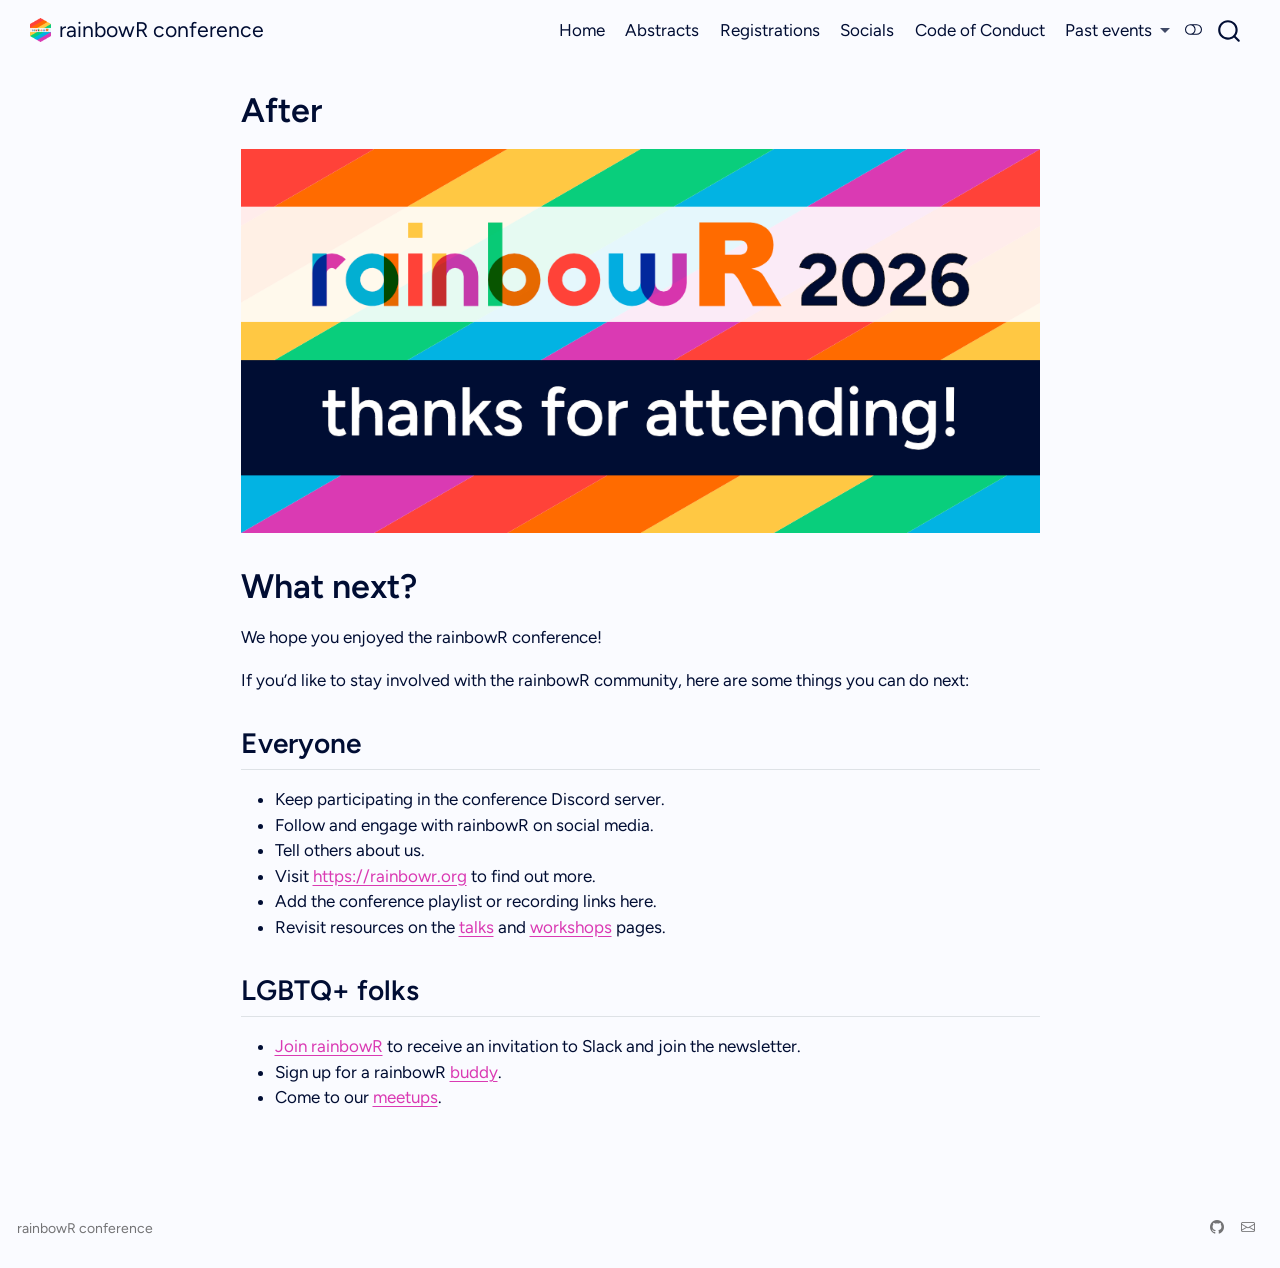
<file: after.html>
<!DOCTYPE html>
<html xmlns="http://www.w3.org/1999/xhtml" lang="en" xml:lang="en"><head>

<meta charset="utf-8">
<meta name="generator" content="quarto-1.9.38">

<meta name="viewport" content="width=device-width, initial-scale=1.0, user-scalable=yes">


<title>After – rainbowR conference</title>
<style>
/* Default styles provided by pandoc.
** See https://pandoc.org/MANUAL.html#variables-for-html for config info.
*/
code{white-space: pre-wrap;}
span.smallcaps{font-variant: small-caps;}
div.columns{display: flex; gap: min(4vw, 1.5em);}
div.column{flex: auto; overflow-x: auto;}
div.hanging-indent{margin-left: 1.5em; text-indent: -1.5em;}
ul.task-list{list-style: none;}
ul.task-list li input[type="checkbox"] {
  width: 0.8em;
  margin: 0 0.8em 0.2em -1em; /* quarto-specific, see https://github.com/quarto-dev/quarto-cli/issues/4556 */ 
  vertical-align: middle;
}
</style>


<script src="site_libs/quarto-nav/quarto-nav.js"></script>
<script src="site_libs/quarto-nav/headroom.min.js"></script>
<script src="site_libs/clipboard/clipboard.min.js"></script>
<script src="site_libs/quarto-search/autocomplete.umd.js"></script>
<script src="site_libs/quarto-search/fuse.min.js"></script>
<script src="site_libs/quarto-search/quarto-search.js"></script>
<meta name="quarto:offset" content="./">
<link href="./images/rainbow-hex-square.png" rel="icon" type="image/png">
<script src="site_libs/quarto-html/quarto.js" type="module"></script>
<script src="site_libs/quarto-html/tabsets/tabsets.js" type="module"></script>
<script src="site_libs/quarto-html/popper.min.js"></script>
<script src="site_libs/quarto-html/tippy.umd.min.js"></script>
<script src="site_libs/quarto-html/anchor.min.js"></script>
<link href="site_libs/quarto-html/tippy.css" rel="stylesheet">
<link href="site_libs/quarto-html/quarto-syntax-highlighting-7fb49733e5ee94f68dc2a6f9c8534044.css" rel="stylesheet" class="quarto-color-scheme" id="quarto-text-highlighting-styles">
<link href="site_libs/quarto-html/quarto-syntax-highlighting-dark-79c09c6f51b1d1d5d9f085c2ee957520.css" rel="stylesheet" class="quarto-color-scheme quarto-color-alternate" id="quarto-text-highlighting-styles">
<link href="site_libs/quarto-html/quarto-syntax-highlighting-7fb49733e5ee94f68dc2a6f9c8534044.css" rel="stylesheet" class="quarto-color-scheme-extra" id="quarto-text-highlighting-styles">
<script src="site_libs/bootstrap/bootstrap.min.js"></script>
<link href="site_libs/bootstrap/bootstrap-icons.css" rel="stylesheet">
<link href="site_libs/bootstrap/bootstrap-a741489e085d508e864bdbec97f29b47.min.css" rel="stylesheet" append-hash="true" class="quarto-color-scheme" id="quarto-bootstrap" data-mode="light">
<link href="site_libs/bootstrap/bootstrap-dark-61cfa3917e1bb6692cb77ac7c244202c.min.css" rel="stylesheet" append-hash="true" class="quarto-color-scheme quarto-color-alternate" id="quarto-bootstrap" data-mode="dark">
<link href="site_libs/bootstrap/bootstrap-a741489e085d508e864bdbec97f29b47.min.css" rel="stylesheet" append-hash="true" class="quarto-color-scheme-extra" id="quarto-bootstrap" data-mode="light">
<script src="site_libs/quarto-contrib/iconify-3.0.0/iconify-icon.min.js"></script>
<script id="quarto-search-options" type="application/json">{
  "location": "navbar",
  "copy-button": false,
  "collapse-after": 3,
  "panel-placement": "end",
  "type": "overlay",
  "limit": 50,
  "keyboard-shortcut": [
    "f",
    "/",
    "s"
  ],
  "show-item-context": false,
  "language": {
    "search-no-results-text": "No results",
    "search-matching-documents-text": "matching documents",
    "search-copy-link-title": "Copy link to search",
    "search-hide-matches-text": "Hide additional matches",
    "search-more-match-text": "more match in this document",
    "search-more-matches-text": "more matches in this document",
    "search-clear-button-title": "Clear",
    "search-text-placeholder": "",
    "search-detached-cancel-button-title": "Cancel",
    "search-submit-button-title": "Submit",
    "search-label": "Search"
  }
}</script>
<style>html{ scroll-behavior: smooth; }</style>


<meta property="og:title" content="After – rainbowR conference">
<meta property="og:description" content="">
<meta property="og:image" content="https://r-lgbtq.github.io/conference2027/images/thanks-attending.png">
<meta property="og:site_name" content="rainbowR conference">
<meta property="og:image:alt" content="Thank you for attending the rainbowR conference">
<meta property="og:image:height" content="500">
<meta property="og:image:width" content="1039">
</head>

<body class="nav-fixed fullcontent quarto-light"><script id="quarto-html-before-body" type="application/javascript">
    const toggleBodyColorMode = (bsSheetEl) => {
      const mode = bsSheetEl.getAttribute("data-mode");
      const bodyEl = window.document.querySelector("body");
      if (mode === "dark") {
        bodyEl.classList.add("quarto-dark");
        bodyEl.classList.remove("quarto-light");
      } else {
        bodyEl.classList.add("quarto-light");
        bodyEl.classList.remove("quarto-dark");
      }
    }
    const toggleBodyColorPrimary = () => {
      const bsSheetEl = window.document.querySelector("link#quarto-bootstrap:not([rel=disabled-stylesheet])");
      if (bsSheetEl) {
        toggleBodyColorMode(bsSheetEl);
      }
    }
    const setColorSchemeToggle = (alternate) => {
      const toggles = window.document.querySelectorAll('.quarto-color-scheme-toggle');
      for (let i=0; i < toggles.length; i++) {
        const toggle = toggles[i];
        if (toggle) {
          if (alternate) {
            toggle.classList.add("alternate");
          } else {
            toggle.classList.remove("alternate");
          }
        }
      }
    };
    const toggleColorMode = (alternate) => {
      // Switch the stylesheets
      const primaryStylesheets = window.document.querySelectorAll('link.quarto-color-scheme:not(.quarto-color-alternate)');
      const alternateStylesheets = window.document.querySelectorAll('link.quarto-color-scheme.quarto-color-alternate');
      manageTransitions('#quarto-margin-sidebar .nav-link', false);
      if (alternate) {
        // note: dark is layered on light, we don't disable primary!
        enableStylesheet(alternateStylesheets);
        for (const sheetNode of alternateStylesheets) {
          if (sheetNode.id === "quarto-bootstrap") {
            toggleBodyColorMode(sheetNode);
          }
        }
      } else {
        disableStylesheet(alternateStylesheets);
        enableStylesheet(primaryStylesheets)
        toggleBodyColorPrimary();
      }
      manageTransitions('#quarto-margin-sidebar .nav-link', true);
      // Switch the toggles
      setColorSchemeToggle(alternate)
      // Hack to workaround the fact that safari doesn't
      // properly recolor the scrollbar when toggling (#1455)
      if (navigator.userAgent.indexOf('Safari') > 0 && navigator.userAgent.indexOf('Chrome') == -1) {
        manageTransitions("body", false);
        window.scrollTo(0, 1);
        setTimeout(() => {
          window.scrollTo(0, 0);
          manageTransitions("body", true);
        }, 40);
      }
    }
    const disableStylesheet = (stylesheets) => {
      for (let i=0; i < stylesheets.length; i++) {
        const stylesheet = stylesheets[i];
        stylesheet.rel = 'disabled-stylesheet';
      }
    }
    const enableStylesheet = (stylesheets) => {
      for (let i=0; i < stylesheets.length; i++) {
        const stylesheet = stylesheets[i];
        if(stylesheet.rel !== 'stylesheet') { // for Chrome, which will still FOUC without this check
          stylesheet.rel = 'stylesheet';
        }
      }
    }
    const manageTransitions = (selector, allowTransitions) => {
      const els = window.document.querySelectorAll(selector);
      for (let i=0; i < els.length; i++) {
        const el = els[i];
        if (allowTransitions) {
          el.classList.remove('notransition');
        } else {
          el.classList.add('notransition');
        }
      }
    }
    const isFileUrl = () => {
      return window.location.protocol === 'file:';
    }
    const hasAlternateSentinel = () => {
      let styleSentinel = getColorSchemeSentinel();
      if (styleSentinel !== null) {
        return styleSentinel === "alternate";
      } else {
        return false;
      }
    }
    const setStyleSentinel = (alternate) => {
      const value = alternate ? "alternate" : "default";
      if (!isFileUrl()) {
        window.localStorage.setItem("quarto-color-scheme", value);
      } else {
        localAlternateSentinel = value;
      }
    }
    const getColorSchemeSentinel = () => {
      if (!isFileUrl()) {
        const storageValue = window.localStorage.getItem("quarto-color-scheme");
        return storageValue != null ? storageValue : localAlternateSentinel;
      } else {
        return localAlternateSentinel;
      }
    }
    const toggleGiscusIfUsed = (isAlternate, darkModeDefault) => {
      const baseTheme = document.querySelector('#giscus-base-theme')?.value ?? 'light';
      const alternateTheme = document.querySelector('#giscus-alt-theme')?.value ?? 'dark';
      let newTheme = '';
      if(authorPrefersDark) {
        newTheme = isAlternate ? baseTheme : alternateTheme;
      } else {
        newTheme = isAlternate ? alternateTheme : baseTheme;
      }
      const changeGiscusTheme = () => {
        // From: https://github.com/giscus/giscus/issues/336
        const sendMessage = (message) => {
          const iframe = document.querySelector('iframe.giscus-frame');
          if (!iframe) return;
          iframe.contentWindow.postMessage({ giscus: message }, 'https://giscus.app');
        }
        sendMessage({
          setConfig: {
            theme: newTheme
          }
        });
      }
      const isGiscussLoaded = window.document.querySelector('iframe.giscus-frame') !== null;
      if (isGiscussLoaded) {
        changeGiscusTheme();
      }
    };
    const authorPrefersDark = false;
    const darkModeDefault = authorPrefersDark;
      document.querySelector('link#quarto-text-highlighting-styles.quarto-color-scheme-extra').rel = 'disabled-stylesheet';
      document.querySelector('link#quarto-bootstrap.quarto-color-scheme-extra').rel = 'disabled-stylesheet';
    let localAlternateSentinel = darkModeDefault ? 'alternate' : 'default';
    // Dark / light mode switch
    window.quartoToggleColorScheme = () => {
      // Read the current dark / light value
      let toAlternate = !hasAlternateSentinel();
      toggleColorMode(toAlternate);
      setStyleSentinel(toAlternate);
      toggleGiscusIfUsed(toAlternate, darkModeDefault);
      window.dispatchEvent(new Event('resize'));
    };
    // Switch to dark mode if need be
    if (hasAlternateSentinel()) {
      toggleColorMode(true);
    } else {
      toggleColorMode(false);
    }
  </script>

<div id="quarto-search-results"></div>
  <header id="quarto-header" class="headroom fixed-top">
    <nav class="navbar navbar-expand-lg " data-bs-theme="dark">
      <div class="navbar-container container-fluid">
      <div class="navbar-brand-container mx-auto">
    <a href="./index.html" class="navbar-brand navbar-brand-logo">
    <img src="./images/rainbowR-hex.png" alt="" class="navbar-logo light-content">
    <img src="./images/rainbowR-hex.png" alt="" class="navbar-logo dark-content">
    </a>
    <a class="navbar-brand" href="./index.html">
    <span class="navbar-title">rainbowR conference</span>
    </a>
  </div>
            <div id="quarto-search" class="" title="Search"></div>
          <button class="navbar-toggler" type="button" data-bs-toggle="collapse" data-bs-target="#navbarCollapse" aria-controls="navbarCollapse" role="menu" aria-expanded="false" aria-label="Toggle navigation" onclick="if (window.quartoToggleHeadroom) { window.quartoToggleHeadroom(); }">
  <span class="navbar-toggler-icon"></span>
</button>
          <div class="collapse navbar-collapse" id="navbarCollapse">
            <ul class="navbar-nav navbar-nav-scroll ms-auto">
  <li class="nav-item">
    <a class="nav-link" href="./index.html"> 
<span class="menu-text">Home</span></a>
  </li>  
  <li class="nav-item">
    <a class="nav-link" href="./abstracts.html"> 
<span class="menu-text">Abstracts</span></a>
  </li>  
  <li class="nav-item">
    <a class="nav-link" href="./registrations.html"> 
<span class="menu-text">Registrations</span></a>
  </li>  
  <li class="nav-item">
    <a class="nav-link" href="./socials.html"> 
<span class="menu-text">Socials</span></a>
  </li>  
  <li class="nav-item">
    <a class="nav-link" href="./CoC.html"> 
<span class="menu-text">Code of Conduct</span></a>
  </li>  
  <li class="nav-item dropdown ">
    <a class="nav-link dropdown-toggle" href="#" id="nav-menu-past-events" role="link" data-bs-toggle="dropdown" aria-expanded="false">
 <span class="menu-text">Past events</span>
    </a>
    <ul class="dropdown-menu dropdown-menu-end" aria-labelledby="nav-menu-past-events">    
        <li>
    <a class="dropdown-item" href="https://conference2026.rainbowr.org">
 <span class="dropdown-text">rainbowR conference 2026</span></a>
  </li>  
    </ul>
  </li>
</ul>
          </div> <!-- /navcollapse -->
            <div class="quarto-navbar-tools">
  <a href="" class="quarto-color-scheme-toggle quarto-navigation-tool  px-1" onclick="window.quartoToggleColorScheme(); return false;" title="Toggle dark mode"><i class="bi"></i></a>
</div>
      </div> <!-- /container-fluid -->
    </nav>
</header>
<!-- content -->
<div id="quarto-content" class="quarto-container page-columns page-rows-contents page-layout-article page-navbar">
<!-- sidebar -->
<!-- margin-sidebar -->
    
<!-- main -->
<main class="content" id="quarto-document-content">


<header id="title-block-header" class="quarto-title-block default">
<div class="quarto-title">
<h1 class="title">After</h1>
</div>



<div class="quarto-title-meta">

    
  
    
  </div>
  


</header>


<p><img src="images/thanks-attending.png" class="img-fluid" alt="Thank you for attending the rainbowR conference"></p>
<!-- [ Closing remarks](https://youtu.be/VIDEO_ID){.btn .icon-link} -->
<section id="what-next" class="level1">
<h1>What next?</h1>
<p>We hope you enjoyed the rainbowR conference!</p>
<p>If you’d like to stay involved with the rainbowR community, here are some things you can do next:</p>
<section id="everyone" class="level2">
<h2 class="anchored" data-anchor-id="everyone">Everyone</h2>
<ul>
<li>Keep participating in the conference Discord server.</li>
<li>Follow and engage with rainbowR on social media.</li>
<li>Tell others about us.</li>
<li>Visit <a href="https://rainbowr.org" class="uri">https://rainbowr.org</a> to find out more.</li>
<li>Add the conference playlist or recording links here.</li>
<li>Revisit resources on the <a href="./talks.html">talks</a> and <a href="./workshops.html">workshops</a> pages.</li>
</ul>
</section>
<section id="lgbtq-folks" class="level2">
<h2 class="anchored" data-anchor-id="lgbtq-folks">LGBTQ+ folks</h2>
<ul>
<li><a href="https://rainbowr.org/join">Join rainbowR</a> to receive an invitation to Slack and join the newsletter.</li>
<li>Sign up for a rainbowR <a href="https://rainbowr.org/buddies">buddy</a>.</li>
<li>Come to our <a href="https://rainbowr.org/meetups">meetups</a>.</li>
</ul>


</section>
</section>

</main> <!-- /main -->
<script id="quarto-html-after-body" type="application/javascript">
  window.document.addEventListener("DOMContentLoaded", function (event) {
    // Ensure there is a toggle, if there isn't float one in the top right
    if (window.document.querySelector('.quarto-color-scheme-toggle') === null) {
      const a = window.document.createElement('a');
      a.classList.add('top-right');
      a.classList.add('quarto-color-scheme-toggle');
      a.href = "";
      a.onclick = function() { try { window.quartoToggleColorScheme(); } catch {} return false; };
      const i = window.document.createElement("i");
      i.classList.add('bi');
      a.appendChild(i);
      window.document.body.appendChild(a);
    }
    setColorSchemeToggle(hasAlternateSentinel())
    const icon = "";
    const anchorJS = new window.AnchorJS();
    anchorJS.options = {
      placement: 'right',
      icon: icon
    };
    anchorJS.add('.anchored');
    const isCodeAnnotation = (el) => {
      for (const clz of el.classList) {
        if (clz.startsWith('code-annotation-')) {                     
          return true;
        }
      }
      return false;
    }
    const onCopySuccess = function(e) {
      // button target
      const button = e.trigger;
      // don't keep focus
      button.blur();
      // flash "checked"
      button.classList.add('code-copy-button-checked');
      var currentTitle = button.getAttribute("title");
      button.setAttribute("title", "Copied!");
      let tooltip;
      if (window.bootstrap) {
        button.setAttribute("data-bs-toggle", "tooltip");
        button.setAttribute("data-bs-placement", "left");
        button.setAttribute("data-bs-title", "Copied!");
        tooltip = new bootstrap.Tooltip(button, 
          { trigger: "manual", 
            customClass: "code-copy-button-tooltip",
            offset: [0, -8]});
        tooltip.show();    
      }
      setTimeout(function() {
        if (tooltip) {
          tooltip.hide();
          button.removeAttribute("data-bs-title");
          button.removeAttribute("data-bs-toggle");
          button.removeAttribute("data-bs-placement");
        }
        button.setAttribute("title", currentTitle);
        button.classList.remove('code-copy-button-checked');
      }, 1000);
      // clear code selection
      e.clearSelection();
    }
    const getTextToCopy = function(trigger) {
      const outerScaffold = trigger.parentElement.cloneNode(true);
      const codeEl = outerScaffold.querySelector('code');
      for (const childEl of codeEl.children) {
        if (isCodeAnnotation(childEl)) {
          childEl.remove();
        }
      }
      return codeEl.innerText;
    }
    const clipboard = new window.ClipboardJS('.code-copy-button:not([data-in-quarto-modal])', {
      text: getTextToCopy
    });
    clipboard.on('success', onCopySuccess);
    if (window.document.getElementById('quarto-embedded-source-code-modal')) {
      const clipboardModal = new window.ClipboardJS('.code-copy-button[data-in-quarto-modal]', {
        text: getTextToCopy,
        container: window.document.getElementById('quarto-embedded-source-code-modal')
      });
      clipboardModal.on('success', onCopySuccess);
    }
      var localhostRegex = new RegExp(/^(?:http|https):\/\/localhost\:?[0-9]*\//);
      var mailtoRegex = new RegExp(/^mailto:/);
        var filterRegex = new RegExp("https:\/\/r-lgbtq\.github\.io\/conference2027\/");
      var isInternal = (href) => {
          return filterRegex.test(href) || localhostRegex.test(href) || mailtoRegex.test(href);
      }
      // Inspect non-navigation links and adorn them if external
     var links = window.document.querySelectorAll('a[href]:not(.nav-link):not(.navbar-brand):not(.toc-action):not(.sidebar-link):not(.sidebar-item-toggle):not(.pagination-link):not(.no-external):not([aria-hidden]):not(.dropdown-item):not(.quarto-navigation-tool):not(.about-link)');
      for (var i=0; i<links.length; i++) {
        const link = links[i];
        if (!isInternal(link.href)) {
          // undo the damage that might have been done by quarto-nav.js in the case of
          // links that we want to consider external
          if (link.dataset.originalHref !== undefined) {
            link.href = link.dataset.originalHref;
          }
        }
      }
    function tippyHover(el, contentFn, onTriggerFn, onUntriggerFn) {
      const config = {
        allowHTML: true,
        maxWidth: 500,
        delay: 100,
        arrow: false,
        appendTo: function(el) {
            return el.parentElement;
        },
        interactive: true,
        interactiveBorder: 10,
        theme: 'quarto',
        placement: 'bottom-start',
      };
      if (contentFn) {
        config.content = contentFn;
      }
      if (onTriggerFn) {
        config.onTrigger = onTriggerFn;
      }
      if (onUntriggerFn) {
        config.onUntrigger = onUntriggerFn;
      }
      window.tippy(el, config); 
    }
    const noterefs = window.document.querySelectorAll('a[role="doc-noteref"]');
    for (var i=0; i<noterefs.length; i++) {
      const ref = noterefs[i];
      tippyHover(ref, function() {
        // use id or data attribute instead here
        let href = ref.getAttribute('data-footnote-href') || ref.getAttribute('href');
        try { href = new URL(href).hash; } catch {}
        const id = href.replace(/^#\/?/, "");
        const note = window.document.getElementById(id);
        if (note) {
          return note.innerHTML;
        } else {
          return "";
        }
      });
    }
    const xrefs = window.document.querySelectorAll('a.quarto-xref');
    const processXRef = (id, note) => {
      // Strip column container classes
      const stripColumnClz = (el) => {
        el.classList.remove("page-full", "page-columns");
        if (el.children) {
          for (const child of el.children) {
            stripColumnClz(child);
          }
        }
      }
      stripColumnClz(note)
      if (id === null || id.startsWith('sec-')) {
        // Special case sections, only their first couple elements
        const container = document.createElement("div");
        if (note.children && note.children.length > 2) {
          container.appendChild(note.children[0].cloneNode(true));
          for (let i = 1; i < note.children.length; i++) {
            const child = note.children[i];
            if (child.tagName === "P" && child.innerText === "") {
              continue;
            } else {
              container.appendChild(child.cloneNode(true));
              break;
            }
          }
          if (window.Quarto?.typesetMath) {
            window.Quarto.typesetMath(container);
          }
          return container.innerHTML
        } else {
          if (window.Quarto?.typesetMath) {
            window.Quarto.typesetMath(note);
          }
          return note.innerHTML;
        }
      } else {
        // Remove any anchor links if they are present
        const anchorLink = note.querySelector('a.anchorjs-link');
        if (anchorLink) {
          anchorLink.remove();
        }
        if (window.Quarto?.typesetMath) {
          window.Quarto.typesetMath(note);
        }
        if (note.classList.contains("callout")) {
          return note.outerHTML;
        } else {
          return note.innerHTML;
        }
      }
    }
    for (var i=0; i<xrefs.length; i++) {
      const xref = xrefs[i];
      tippyHover(xref, undefined, function(instance) {
        instance.disable();
        let url = xref.getAttribute('href');
        let hash = undefined; 
        if (url.startsWith('#')) {
          hash = url;
        } else {
          try { hash = new URL(url).hash; } catch {}
        }
        if (hash) {
          const id = hash.replace(/^#\/?/, "");
          const note = window.document.getElementById(id);
          if (note !== null) {
            try {
              const html = processXRef(id, note.cloneNode(true));
              instance.setContent(html);
            } finally {
              instance.enable();
              instance.show();
            }
          } else {
            // See if we can fetch this
            fetch(url.split('#')[0])
            .then(res => res.text())
            .then(html => {
              const parser = new DOMParser();
              const htmlDoc = parser.parseFromString(html, "text/html");
              const note = htmlDoc.getElementById(id);
              if (note !== null) {
                const html = processXRef(id, note);
                instance.setContent(html);
              } 
            }).finally(() => {
              instance.enable();
              instance.show();
            });
          }
        } else {
          // See if we can fetch a full url (with no hash to target)
          // This is a special case and we should probably do some content thinning / targeting
          fetch(url)
          .then(res => res.text())
          .then(html => {
            const parser = new DOMParser();
            const htmlDoc = parser.parseFromString(html, "text/html");
            const note = htmlDoc.querySelector('main.content');
            if (note !== null) {
              // This should only happen for chapter cross references
              // (since there is no id in the URL)
              // remove the first header
              if (note.children.length > 0 && note.children[0].tagName === "HEADER") {
                note.children[0].remove();
              }
              const html = processXRef(null, note);
              instance.setContent(html);
            } 
          }).finally(() => {
            instance.enable();
            instance.show();
          });
        }
      }, function(instance) {
      });
    }
        let selectedAnnoteEl;
        const selectorForAnnotation = ( cell, annotation) => {
          let cellAttr = 'data-code-cell="' + cell + '"';
          let lineAttr = 'data-code-annotation="' +  annotation + '"';
          const selector = 'span[' + cellAttr + '][' + lineAttr + ']';
          return selector;
        }
        const selectCodeLines = (annoteEl) => {
          const doc = window.document;
          const targetCell = annoteEl.getAttribute("data-target-cell");
          const targetAnnotation = annoteEl.getAttribute("data-target-annotation");
          const annoteSpan = window.document.querySelector(selectorForAnnotation(targetCell, targetAnnotation));
          const lines = annoteSpan.getAttribute("data-code-lines").split(",");
          const lineIds = lines.map((line) => {
            return targetCell + "-" + line;
          })
          let top = null;
          let height = null;
          let parent = null;
          if (lineIds.length > 0) {
              //compute the position of the single el (top and bottom and make a div)
              const el = window.document.getElementById(lineIds[0]);
              top = el.offsetTop;
              height = el.offsetHeight;
              parent = el.parentElement.parentElement;
            if (lineIds.length > 1) {
              const lastEl = window.document.getElementById(lineIds[lineIds.length - 1]);
              const bottom = lastEl.offsetTop + lastEl.offsetHeight;
              height = bottom - top;
            }
            if (top !== null && height !== null && parent !== null) {
              // cook up a div (if necessary) and position it 
              let div = window.document.getElementById("code-annotation-line-highlight");
              if (div === null) {
                div = window.document.createElement("div");
                div.setAttribute("id", "code-annotation-line-highlight");
                div.style.position = 'absolute';
                parent.appendChild(div);
              }
              div.style.top = top - 2 + "px";
              div.style.height = height + 4 + "px";
              div.style.left = 0;
              let gutterDiv = window.document.getElementById("code-annotation-line-highlight-gutter");
              if (gutterDiv === null) {
                gutterDiv = window.document.createElement("div");
                gutterDiv.setAttribute("id", "code-annotation-line-highlight-gutter");
                gutterDiv.style.position = 'absolute';
                const codeCell = window.document.getElementById(targetCell);
                const gutter = codeCell.querySelector('.code-annotation-gutter');
                gutter.appendChild(gutterDiv);
              }
              gutterDiv.style.top = top - 2 + "px";
              gutterDiv.style.height = height + 4 + "px";
            }
            selectedAnnoteEl = annoteEl;
          }
        };
        const unselectCodeLines = () => {
          const elementsIds = ["code-annotation-line-highlight", "code-annotation-line-highlight-gutter"];
          elementsIds.forEach((elId) => {
            const div = window.document.getElementById(elId);
            if (div) {
              div.remove();
            }
          });
          selectedAnnoteEl = undefined;
        };
          // Handle positioning of the toggle
      window.addEventListener(
        "resize",
        throttle(() => {
          elRect = undefined;
          if (selectedAnnoteEl) {
            selectCodeLines(selectedAnnoteEl);
          }
        }, 10)
      );
      function throttle(fn, ms) {
      let throttle = false;
      let timer;
        return (...args) => {
          if(!throttle) { // first call gets through
              fn.apply(this, args);
              throttle = true;
          } else { // all the others get throttled
              if(timer) clearTimeout(timer); // cancel #2
              timer = setTimeout(() => {
                fn.apply(this, args);
                timer = throttle = false;
              }, ms);
          }
        };
      }
        // Attach click handler to the DT
        const annoteDls = window.document.querySelectorAll('dt[data-target-cell]');
        for (const annoteDlNode of annoteDls) {
          annoteDlNode.addEventListener('click', (event) => {
            const clickedEl = event.target;
            if (clickedEl !== selectedAnnoteEl) {
              unselectCodeLines();
              const activeEl = window.document.querySelector('dt[data-target-cell].code-annotation-active');
              if (activeEl) {
                activeEl.classList.remove('code-annotation-active');
              }
              selectCodeLines(clickedEl);
              clickedEl.classList.add('code-annotation-active');
            } else {
              // Unselect the line
              unselectCodeLines();
              clickedEl.classList.remove('code-annotation-active');
            }
          });
        }
    const findCites = (el) => {
      const parentEl = el.parentElement;
      if (parentEl) {
        const cites = parentEl.dataset.cites;
        if (cites) {
          return {
            el,
            cites: cites.split(' ')
          };
        } else {
          return findCites(el.parentElement)
        }
      } else {
        return undefined;
      }
    };
    var bibliorefs = window.document.querySelectorAll('a[role="doc-biblioref"]');
    for (var i=0; i<bibliorefs.length; i++) {
      const ref = bibliorefs[i];
      const citeInfo = findCites(ref);
      if (citeInfo) {
        tippyHover(citeInfo.el, function() {
          var popup = window.document.createElement('div');
          citeInfo.cites.forEach(function(cite) {
            var citeDiv = window.document.createElement('div');
            citeDiv.classList.add('hanging-indent');
            citeDiv.classList.add('csl-entry');
            var biblioDiv = window.document.getElementById('ref-' + cite);
            if (biblioDiv) {
              citeDiv.innerHTML = biblioDiv.innerHTML;
            }
            popup.appendChild(citeDiv);
          });
          return popup.innerHTML;
        });
      }
    }
  });
  </script>
</div> <!-- /content -->
<footer class="footer">
  <div class="nav-footer">
    <div class="nav-footer-left">
<p>rainbowR conference</p>
</div>   
    <div class="nav-footer-center">
      &nbsp;
    </div>
    <div class="nav-footer-right">
      <ul class="footer-items list-unstyled">
    <li class="nav-item compact">
    <a class="nav-link" href="https://github.com/r-lgbtq">
      <i class="bi bi-github" role="img">
</i> 
    </a>
  </li>  
    <li class="nav-item compact">
    <a class="nav-link" href="mailto:hello@rainbowr.org">
      <i class="bi bi-envelope" role="img">
</i> 
    </a>
  </li>  
</ul>
    </div>
  </div>
</footer>




<script src="site_libs/quarto-html/zenscroll-min.js"></script>
</body></html>
</file>
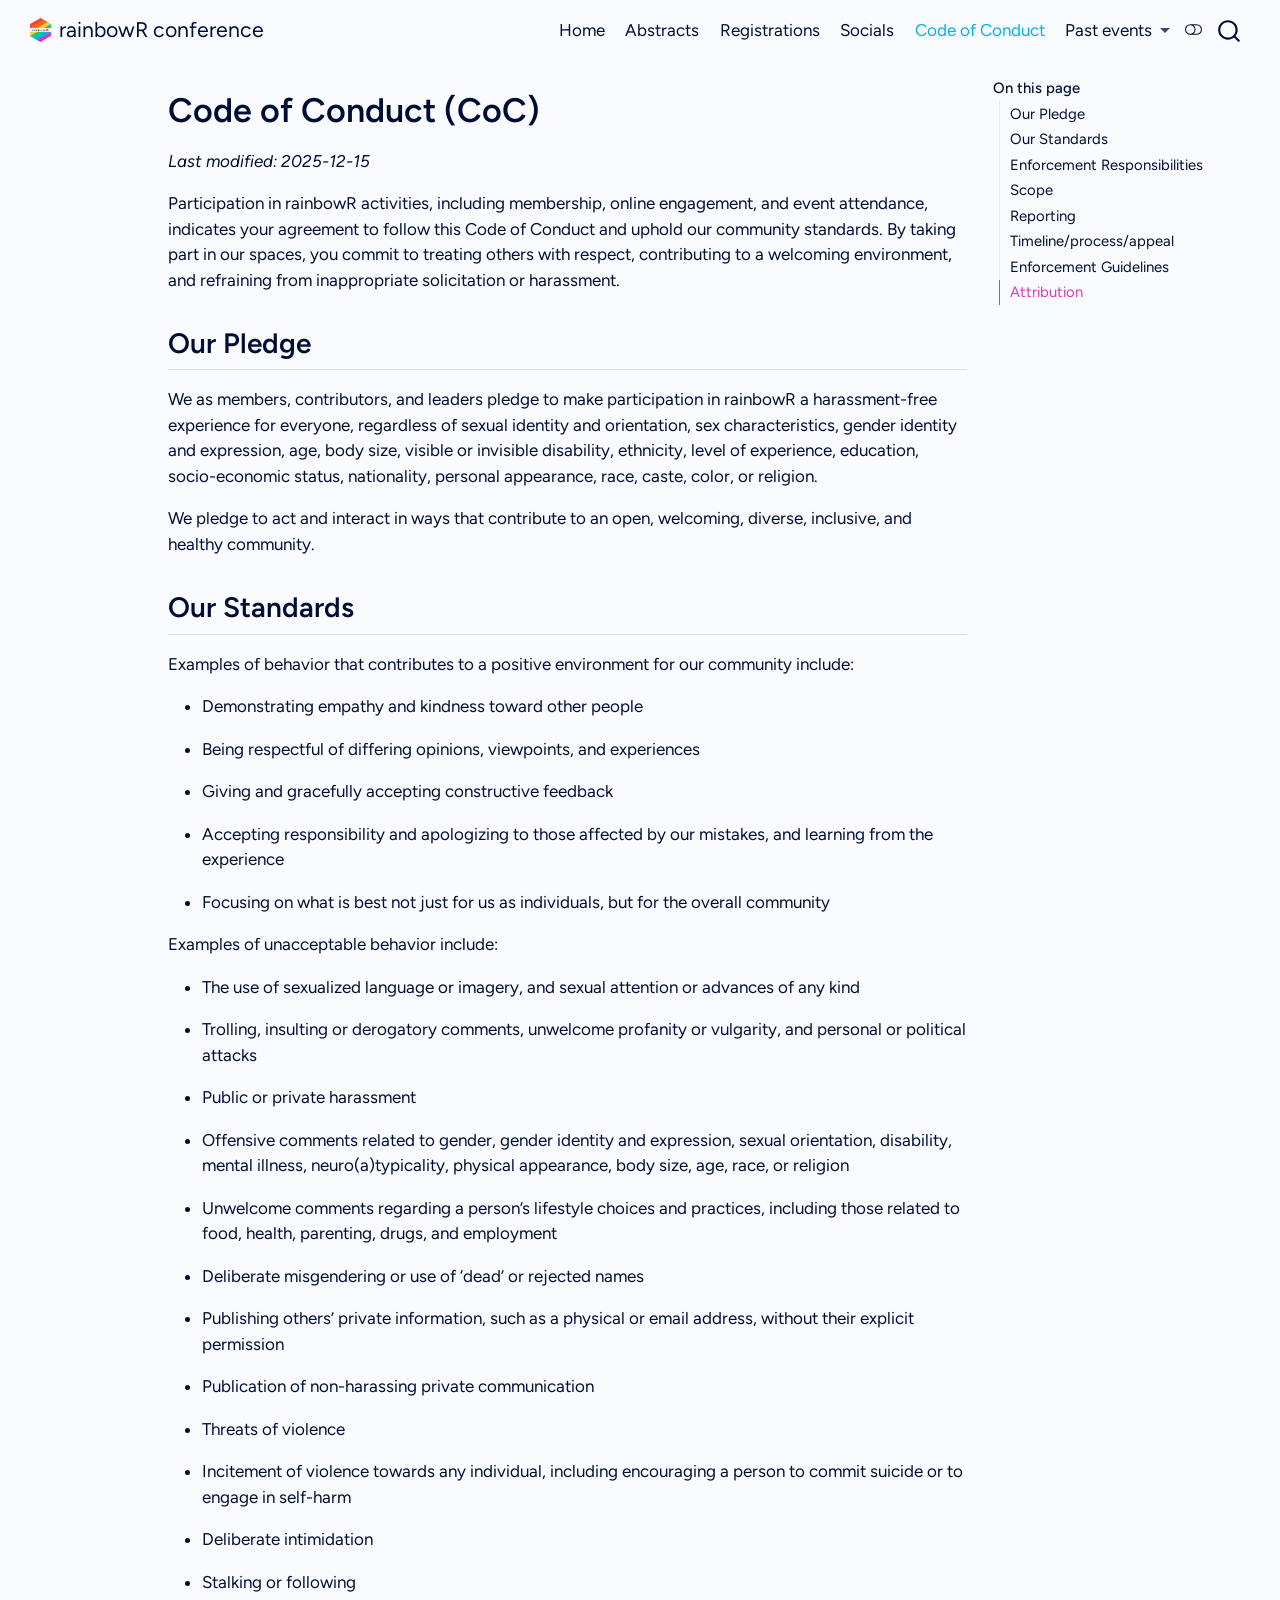
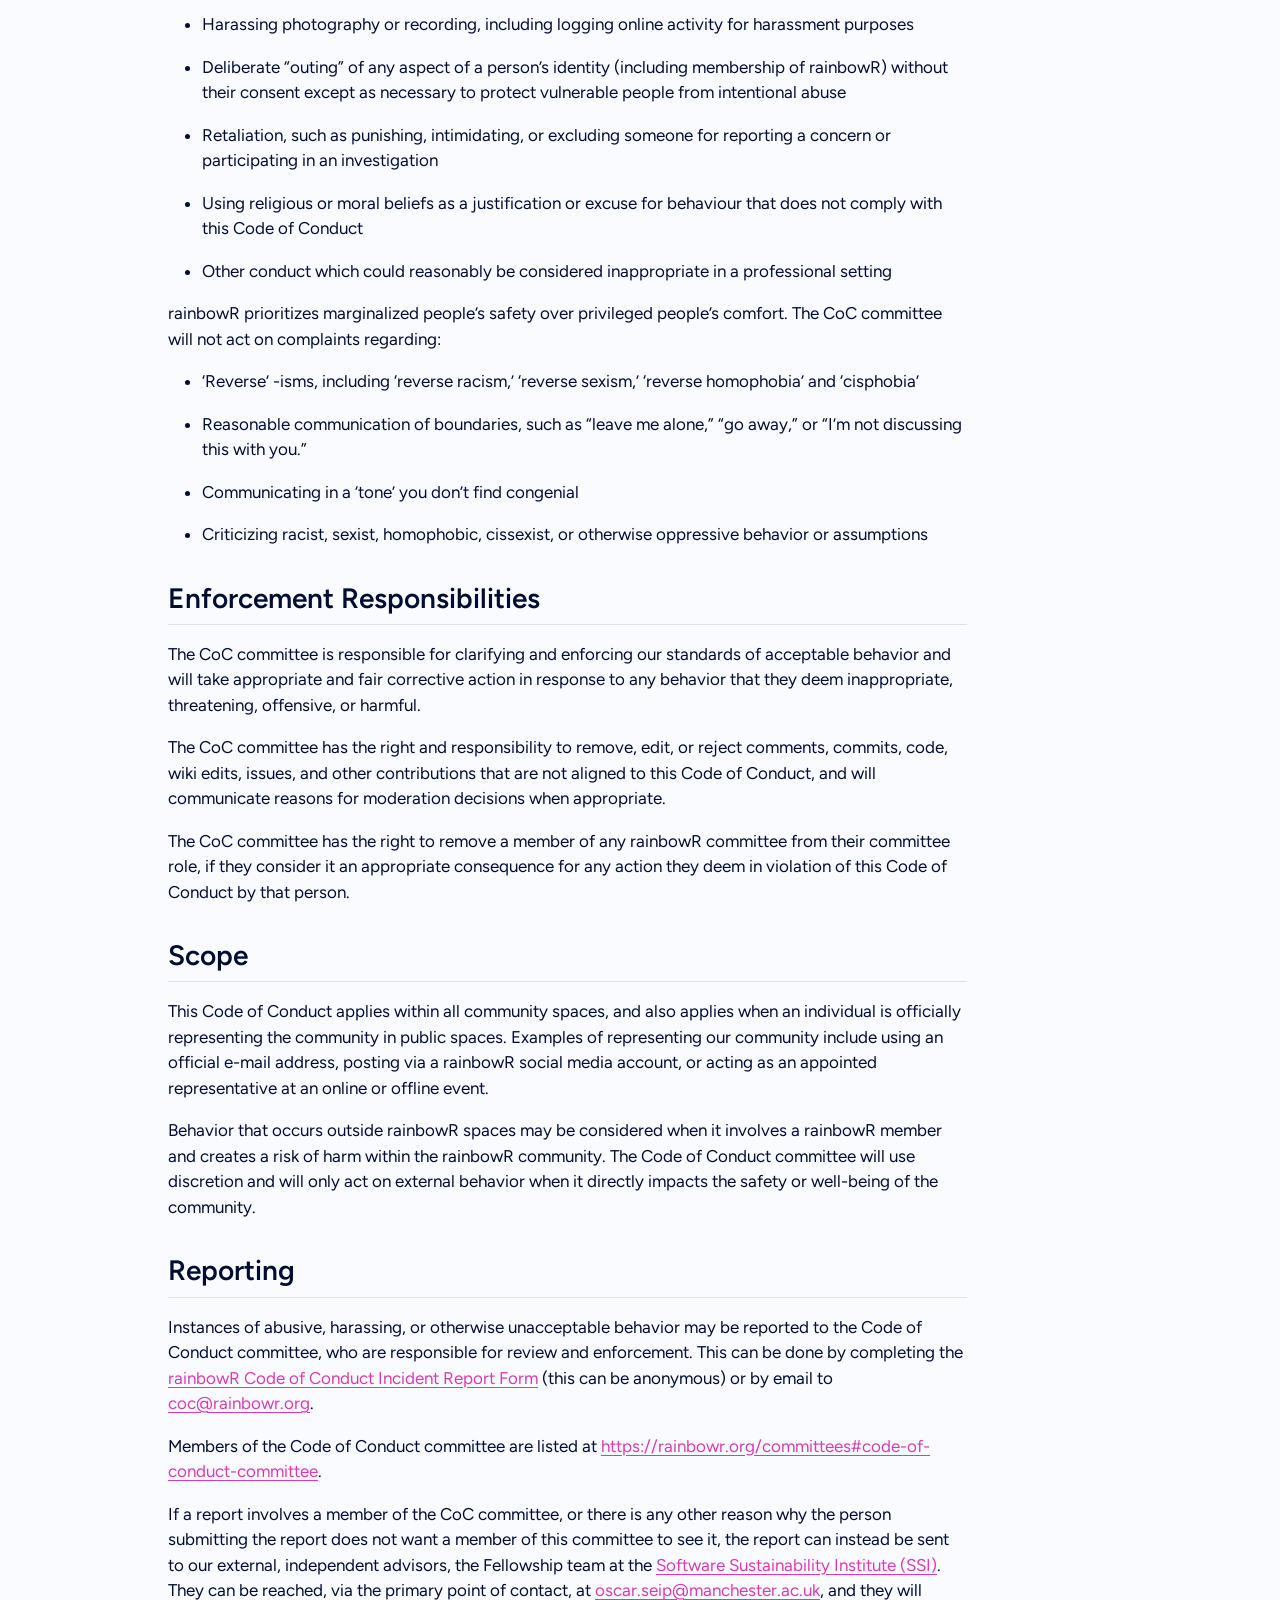
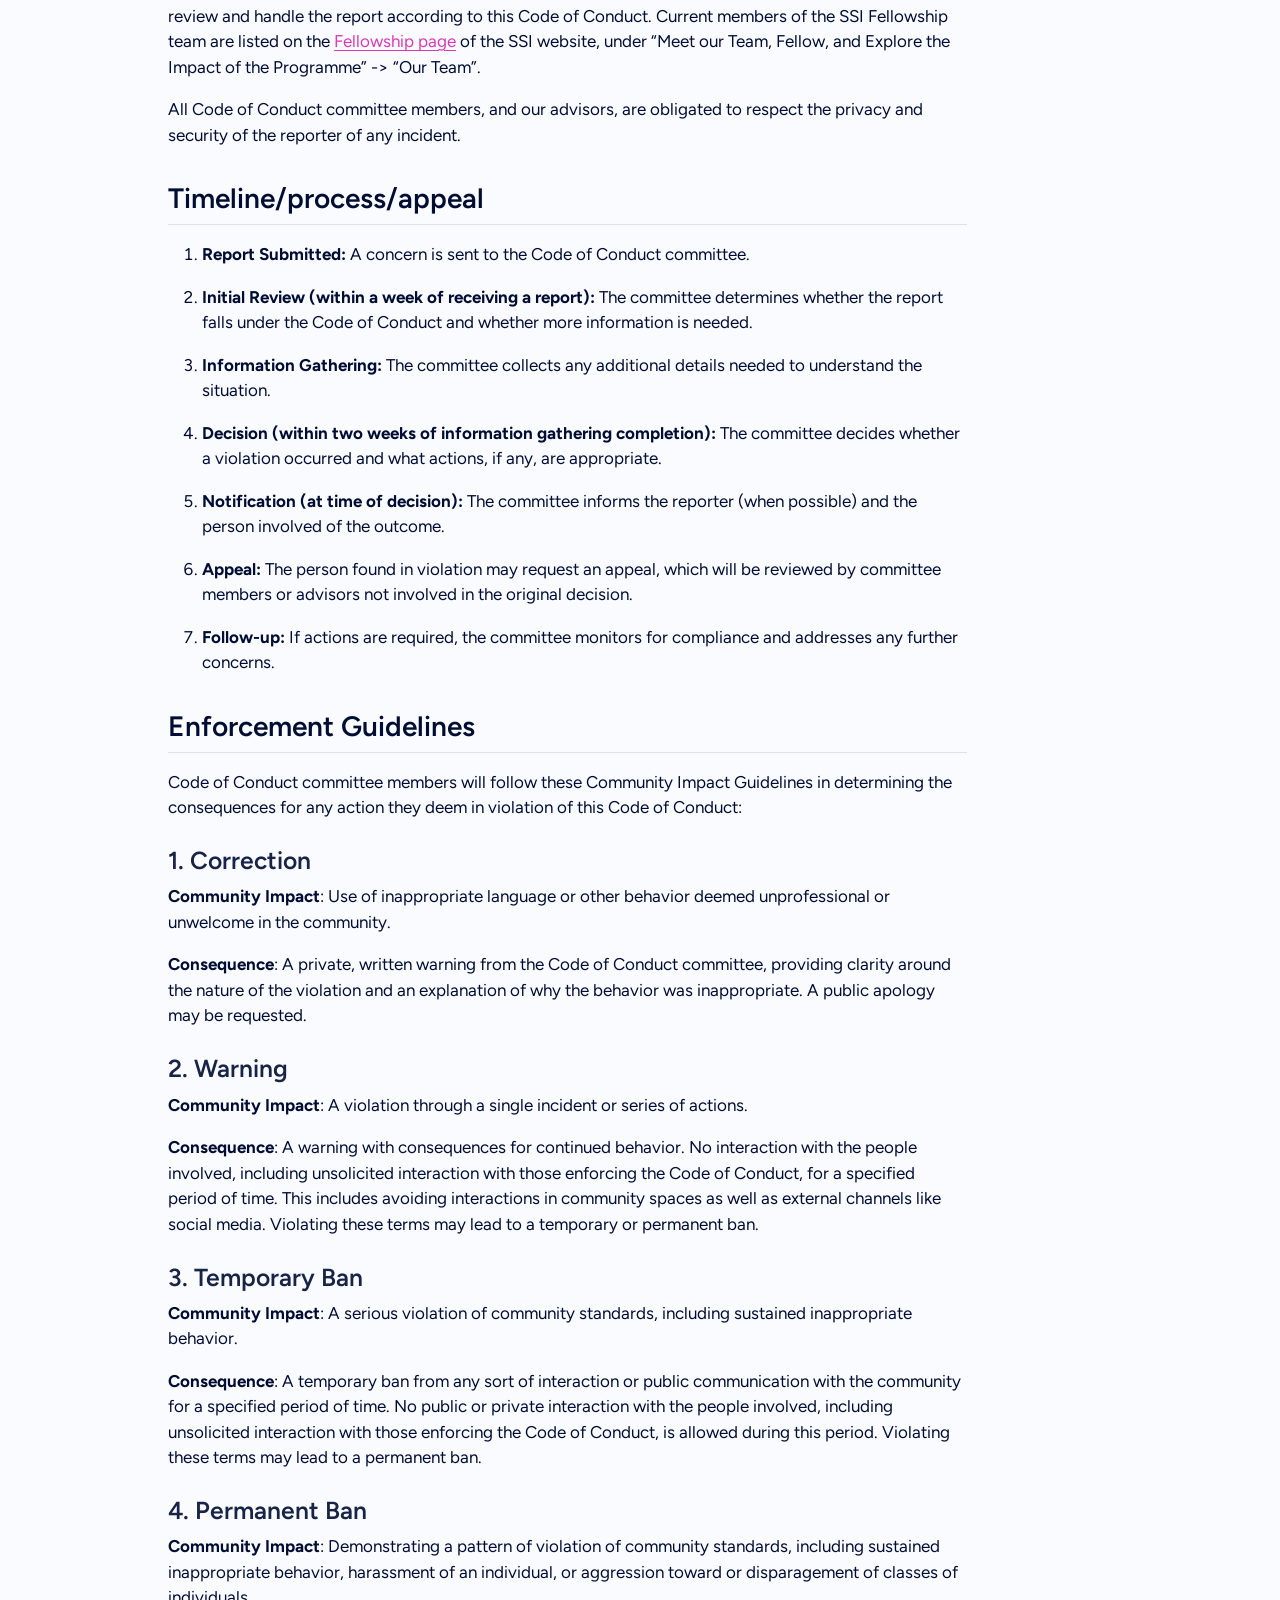
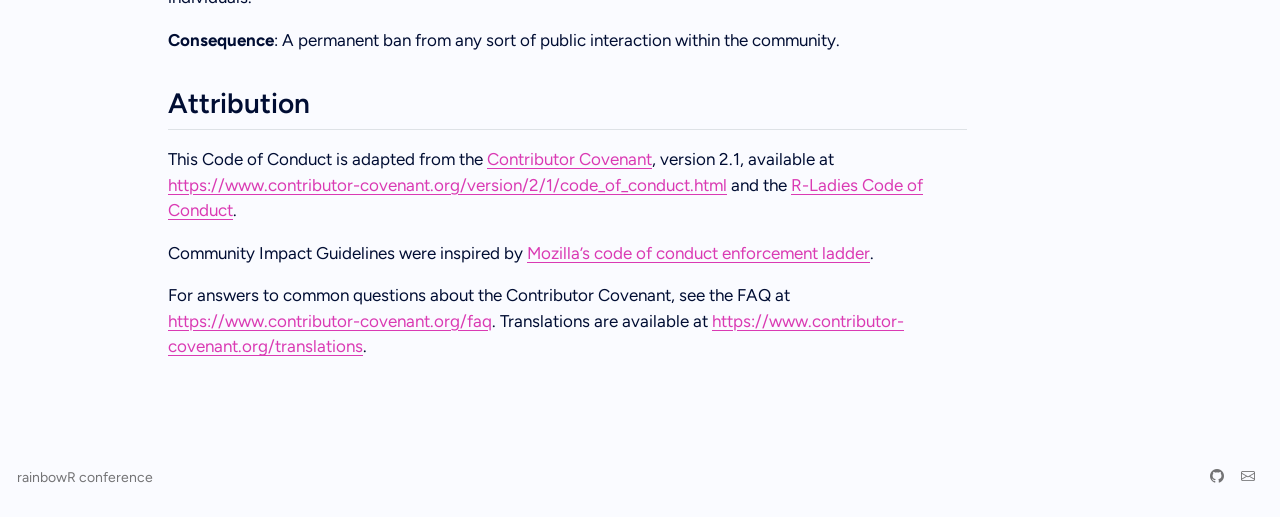
<file: CoC.html>
<!DOCTYPE html>
<html xmlns="http://www.w3.org/1999/xhtml" lang="en" xml:lang="en"><head>

<meta charset="utf-8">
<meta name="generator" content="quarto-1.9.38">

<meta name="viewport" content="width=device-width, initial-scale=1.0, user-scalable=yes">


<title>Code of Conduct (CoC) – rainbowR conference</title>
<style>
/* Default styles provided by pandoc.
** See https://pandoc.org/MANUAL.html#variables-for-html for config info.
*/
code{white-space: pre-wrap;}
span.smallcaps{font-variant: small-caps;}
div.columns{display: flex; gap: min(4vw, 1.5em);}
div.column{flex: auto; overflow-x: auto;}
div.hanging-indent{margin-left: 1.5em; text-indent: -1.5em;}
ul.task-list{list-style: none;}
ul.task-list li input[type="checkbox"] {
  width: 0.8em;
  margin: 0 0.8em 0.2em -1em; /* quarto-specific, see https://github.com/quarto-dev/quarto-cli/issues/4556 */ 
  vertical-align: middle;
}
</style>


<script src="site_libs/quarto-nav/quarto-nav.js"></script>
<script src="site_libs/quarto-nav/headroom.min.js"></script>
<script src="site_libs/clipboard/clipboard.min.js"></script>
<script src="site_libs/quarto-search/autocomplete.umd.js"></script>
<script src="site_libs/quarto-search/fuse.min.js"></script>
<script src="site_libs/quarto-search/quarto-search.js"></script>
<meta name="quarto:offset" content="./">
<link href="./images/rainbow-hex-square.png" rel="icon" type="image/png">
<script src="site_libs/quarto-html/quarto.js" type="module"></script>
<script src="site_libs/quarto-html/tabsets/tabsets.js" type="module"></script>
<script src="site_libs/quarto-html/popper.min.js"></script>
<script src="site_libs/quarto-html/tippy.umd.min.js"></script>
<script src="site_libs/quarto-html/anchor.min.js"></script>
<link href="site_libs/quarto-html/tippy.css" rel="stylesheet">
<link href="site_libs/quarto-html/quarto-syntax-highlighting-7fb49733e5ee94f68dc2a6f9c8534044.css" rel="stylesheet" class="quarto-color-scheme" id="quarto-text-highlighting-styles">
<link href="site_libs/quarto-html/quarto-syntax-highlighting-dark-79c09c6f51b1d1d5d9f085c2ee957520.css" rel="stylesheet" class="quarto-color-scheme quarto-color-alternate" id="quarto-text-highlighting-styles">
<link href="site_libs/quarto-html/quarto-syntax-highlighting-7fb49733e5ee94f68dc2a6f9c8534044.css" rel="stylesheet" class="quarto-color-scheme-extra" id="quarto-text-highlighting-styles">
<script src="site_libs/bootstrap/bootstrap.min.js"></script>
<link href="site_libs/bootstrap/bootstrap-icons.css" rel="stylesheet">
<link href="site_libs/bootstrap/bootstrap-a741489e085d508e864bdbec97f29b47.min.css" rel="stylesheet" append-hash="true" class="quarto-color-scheme" id="quarto-bootstrap" data-mode="light">
<link href="site_libs/bootstrap/bootstrap-dark-61cfa3917e1bb6692cb77ac7c244202c.min.css" rel="stylesheet" append-hash="true" class="quarto-color-scheme quarto-color-alternate" id="quarto-bootstrap" data-mode="dark">
<link href="site_libs/bootstrap/bootstrap-a741489e085d508e864bdbec97f29b47.min.css" rel="stylesheet" append-hash="true" class="quarto-color-scheme-extra" id="quarto-bootstrap" data-mode="light">
<script id="quarto-search-options" type="application/json">{
  "location": "navbar",
  "copy-button": false,
  "collapse-after": 3,
  "panel-placement": "end",
  "type": "overlay",
  "limit": 50,
  "keyboard-shortcut": [
    "f",
    "/",
    "s"
  ],
  "show-item-context": false,
  "language": {
    "search-no-results-text": "No results",
    "search-matching-documents-text": "matching documents",
    "search-copy-link-title": "Copy link to search",
    "search-hide-matches-text": "Hide additional matches",
    "search-more-match-text": "more match in this document",
    "search-more-matches-text": "more matches in this document",
    "search-clear-button-title": "Clear",
    "search-text-placeholder": "",
    "search-detached-cancel-button-title": "Cancel",
    "search-submit-button-title": "Submit",
    "search-label": "Search"
  }
}</script>
<style>html{ scroll-behavior: smooth; }</style>


<meta property="og:title" content="Code of Conduct (CoC) – rainbowR conference">
<meta property="og:description" content="">
<meta property="og:image" content="https://r-lgbtq.github.io/conference2027/images/rainbowR-square.png">
<meta property="og:site_name" content="rainbowR conference">
<meta property="og:image:alt" content="rainbowR conference logo">
<meta property="og:image:height" content="600">
<meta property="og:image:width" content="600">
</head>

<body class="nav-fixed quarto-light"><script id="quarto-html-before-body" type="application/javascript">
    const toggleBodyColorMode = (bsSheetEl) => {
      const mode = bsSheetEl.getAttribute("data-mode");
      const bodyEl = window.document.querySelector("body");
      if (mode === "dark") {
        bodyEl.classList.add("quarto-dark");
        bodyEl.classList.remove("quarto-light");
      } else {
        bodyEl.classList.add("quarto-light");
        bodyEl.classList.remove("quarto-dark");
      }
    }
    const toggleBodyColorPrimary = () => {
      const bsSheetEl = window.document.querySelector("link#quarto-bootstrap:not([rel=disabled-stylesheet])");
      if (bsSheetEl) {
        toggleBodyColorMode(bsSheetEl);
      }
    }
    const setColorSchemeToggle = (alternate) => {
      const toggles = window.document.querySelectorAll('.quarto-color-scheme-toggle');
      for (let i=0; i < toggles.length; i++) {
        const toggle = toggles[i];
        if (toggle) {
          if (alternate) {
            toggle.classList.add("alternate");
          } else {
            toggle.classList.remove("alternate");
          }
        }
      }
    };
    const toggleColorMode = (alternate) => {
      // Switch the stylesheets
      const primaryStylesheets = window.document.querySelectorAll('link.quarto-color-scheme:not(.quarto-color-alternate)');
      const alternateStylesheets = window.document.querySelectorAll('link.quarto-color-scheme.quarto-color-alternate');
      manageTransitions('#quarto-margin-sidebar .nav-link', false);
      if (alternate) {
        // note: dark is layered on light, we don't disable primary!
        enableStylesheet(alternateStylesheets);
        for (const sheetNode of alternateStylesheets) {
          if (sheetNode.id === "quarto-bootstrap") {
            toggleBodyColorMode(sheetNode);
          }
        }
      } else {
        disableStylesheet(alternateStylesheets);
        enableStylesheet(primaryStylesheets)
        toggleBodyColorPrimary();
      }
      manageTransitions('#quarto-margin-sidebar .nav-link', true);
      // Switch the toggles
      setColorSchemeToggle(alternate)
      // Hack to workaround the fact that safari doesn't
      // properly recolor the scrollbar when toggling (#1455)
      if (navigator.userAgent.indexOf('Safari') > 0 && navigator.userAgent.indexOf('Chrome') == -1) {
        manageTransitions("body", false);
        window.scrollTo(0, 1);
        setTimeout(() => {
          window.scrollTo(0, 0);
          manageTransitions("body", true);
        }, 40);
      }
    }
    const disableStylesheet = (stylesheets) => {
      for (let i=0; i < stylesheets.length; i++) {
        const stylesheet = stylesheets[i];
        stylesheet.rel = 'disabled-stylesheet';
      }
    }
    const enableStylesheet = (stylesheets) => {
      for (let i=0; i < stylesheets.length; i++) {
        const stylesheet = stylesheets[i];
        if(stylesheet.rel !== 'stylesheet') { // for Chrome, which will still FOUC without this check
          stylesheet.rel = 'stylesheet';
        }
      }
    }
    const manageTransitions = (selector, allowTransitions) => {
      const els = window.document.querySelectorAll(selector);
      for (let i=0; i < els.length; i++) {
        const el = els[i];
        if (allowTransitions) {
          el.classList.remove('notransition');
        } else {
          el.classList.add('notransition');
        }
      }
    }
    const isFileUrl = () => {
      return window.location.protocol === 'file:';
    }
    const hasAlternateSentinel = () => {
      let styleSentinel = getColorSchemeSentinel();
      if (styleSentinel !== null) {
        return styleSentinel === "alternate";
      } else {
        return false;
      }
    }
    const setStyleSentinel = (alternate) => {
      const value = alternate ? "alternate" : "default";
      if (!isFileUrl()) {
        window.localStorage.setItem("quarto-color-scheme", value);
      } else {
        localAlternateSentinel = value;
      }
    }
    const getColorSchemeSentinel = () => {
      if (!isFileUrl()) {
        const storageValue = window.localStorage.getItem("quarto-color-scheme");
        return storageValue != null ? storageValue : localAlternateSentinel;
      } else {
        return localAlternateSentinel;
      }
    }
    const toggleGiscusIfUsed = (isAlternate, darkModeDefault) => {
      const baseTheme = document.querySelector('#giscus-base-theme')?.value ?? 'light';
      const alternateTheme = document.querySelector('#giscus-alt-theme')?.value ?? 'dark';
      let newTheme = '';
      if(authorPrefersDark) {
        newTheme = isAlternate ? baseTheme : alternateTheme;
      } else {
        newTheme = isAlternate ? alternateTheme : baseTheme;
      }
      const changeGiscusTheme = () => {
        // From: https://github.com/giscus/giscus/issues/336
        const sendMessage = (message) => {
          const iframe = document.querySelector('iframe.giscus-frame');
          if (!iframe) return;
          iframe.contentWindow.postMessage({ giscus: message }, 'https://giscus.app');
        }
        sendMessage({
          setConfig: {
            theme: newTheme
          }
        });
      }
      const isGiscussLoaded = window.document.querySelector('iframe.giscus-frame') !== null;
      if (isGiscussLoaded) {
        changeGiscusTheme();
      }
    };
    const authorPrefersDark = false;
    const darkModeDefault = authorPrefersDark;
      document.querySelector('link#quarto-text-highlighting-styles.quarto-color-scheme-extra').rel = 'disabled-stylesheet';
      document.querySelector('link#quarto-bootstrap.quarto-color-scheme-extra').rel = 'disabled-stylesheet';
    let localAlternateSentinel = darkModeDefault ? 'alternate' : 'default';
    // Dark / light mode switch
    window.quartoToggleColorScheme = () => {
      // Read the current dark / light value
      let toAlternate = !hasAlternateSentinel();
      toggleColorMode(toAlternate);
      setStyleSentinel(toAlternate);
      toggleGiscusIfUsed(toAlternate, darkModeDefault);
      window.dispatchEvent(new Event('resize'));
    };
    // Switch to dark mode if need be
    if (hasAlternateSentinel()) {
      toggleColorMode(true);
    } else {
      toggleColorMode(false);
    }
  </script>

<div id="quarto-search-results"></div>
  <header id="quarto-header" class="headroom fixed-top">
    <nav class="navbar navbar-expand-lg " data-bs-theme="dark">
      <div class="navbar-container container-fluid">
      <div class="navbar-brand-container mx-auto">
    <a href="./index.html" class="navbar-brand navbar-brand-logo">
    <img src="./images/rainbowR-hex.png" alt="" class="navbar-logo light-content">
    <img src="./images/rainbowR-hex.png" alt="" class="navbar-logo dark-content">
    </a>
    <a class="navbar-brand" href="./index.html">
    <span class="navbar-title">rainbowR conference</span>
    </a>
  </div>
            <div id="quarto-search" class="" title="Search"></div>
          <button class="navbar-toggler" type="button" data-bs-toggle="collapse" data-bs-target="#navbarCollapse" aria-controls="navbarCollapse" role="menu" aria-expanded="false" aria-label="Toggle navigation" onclick="if (window.quartoToggleHeadroom) { window.quartoToggleHeadroom(); }">
  <span class="navbar-toggler-icon"></span>
</button>
          <div class="collapse navbar-collapse" id="navbarCollapse">
            <ul class="navbar-nav navbar-nav-scroll ms-auto">
  <li class="nav-item">
    <a class="nav-link" href="./index.html"> 
<span class="menu-text">Home</span></a>
  </li>  
  <li class="nav-item">
    <a class="nav-link" href="./abstracts.html"> 
<span class="menu-text">Abstracts</span></a>
  </li>  
  <li class="nav-item">
    <a class="nav-link" href="./registrations.html"> 
<span class="menu-text">Registrations</span></a>
  </li>  
  <li class="nav-item">
    <a class="nav-link" href="./socials.html"> 
<span class="menu-text">Socials</span></a>
  </li>  
  <li class="nav-item">
    <a class="nav-link active" href="./CoC.html" aria-current="page"> 
<span class="menu-text">Code of Conduct</span></a>
  </li>  
  <li class="nav-item dropdown ">
    <a class="nav-link dropdown-toggle" href="#" id="nav-menu-past-events" role="link" data-bs-toggle="dropdown" aria-expanded="false">
 <span class="menu-text">Past events</span>
    </a>
    <ul class="dropdown-menu dropdown-menu-end" aria-labelledby="nav-menu-past-events">    
        <li>
    <a class="dropdown-item" href="https://conference2026.rainbowr.org">
 <span class="dropdown-text">rainbowR conference 2026</span></a>
  </li>  
    </ul>
  </li>
</ul>
          </div> <!-- /navcollapse -->
            <div class="quarto-navbar-tools">
  <a href="" class="quarto-color-scheme-toggle quarto-navigation-tool  px-1" onclick="window.quartoToggleColorScheme(); return false;" title="Toggle dark mode"><i class="bi"></i></a>
</div>
      </div> <!-- /container-fluid -->
    </nav>
</header>
<!-- content -->
<div id="quarto-content" class="quarto-container page-columns page-rows-contents page-layout-article page-navbar">
<!-- sidebar -->
<!-- margin-sidebar -->
    <div id="quarto-margin-sidebar" class="sidebar margin-sidebar">
        <nav id="TOC" role="doc-toc" class="toc-active">
    <h2 id="toc-title">On this page</h2>
   
  <ul>
  <li><a href="#our-pledge" id="toc-our-pledge" class="nav-link active" data-scroll-target="#our-pledge">Our Pledge</a></li>
  <li><a href="#our-standards" id="toc-our-standards" class="nav-link" data-scroll-target="#our-standards">Our Standards</a></li>
  <li><a href="#enforcement-responsibilities" id="toc-enforcement-responsibilities" class="nav-link" data-scroll-target="#enforcement-responsibilities">Enforcement Responsibilities</a></li>
  <li><a href="#scope" id="toc-scope" class="nav-link" data-scroll-target="#scope">Scope</a></li>
  <li><a href="#reporting" id="toc-reporting" class="nav-link" data-scroll-target="#reporting">Reporting</a></li>
  <li><a href="#timelineprocessappeal" id="toc-timelineprocessappeal" class="nav-link" data-scroll-target="#timelineprocessappeal">Timeline/process/appeal</a></li>
  <li><a href="#enforcement-guidelines" id="toc-enforcement-guidelines" class="nav-link" data-scroll-target="#enforcement-guidelines">Enforcement Guidelines</a>
  <ul class="collapse">
  <li><a href="#correction" id="toc-correction" class="nav-link" data-scroll-target="#correction">1. Correction</a></li>
  <li><a href="#warning" id="toc-warning" class="nav-link" data-scroll-target="#warning">2. Warning</a></li>
  <li><a href="#temporary-ban" id="toc-temporary-ban" class="nav-link" data-scroll-target="#temporary-ban">3. Temporary Ban</a></li>
  <li><a href="#permanent-ban" id="toc-permanent-ban" class="nav-link" data-scroll-target="#permanent-ban">4. Permanent Ban</a></li>
  </ul></li>
  <li><a href="#attribution" id="toc-attribution" class="nav-link" data-scroll-target="#attribution">Attribution</a></li>
  </ul>
</nav>
    </div>
<!-- main -->
<main class="content" id="quarto-document-content">


<header id="title-block-header" class="quarto-title-block default">
<div class="quarto-title">
<h1 class="title">Code of Conduct (CoC)</h1>
</div>



<div class="quarto-title-meta">

    
  
    
  </div>
  


</header>


<p><em>Last modified: 2025-12-15</em></p>
<p>Participation in rainbowR activities, including membership, online engagement, and event attendance, indicates your agreement to follow this Code of Conduct and uphold our community standards. By taking part in our spaces, you commit to treating others with respect, contributing to a welcoming environment, and refraining from inappropriate solicitation or harassment.</p>
<section id="our-pledge" class="level2">
<h2 class="anchored" data-anchor-id="our-pledge">Our Pledge</h2>
<p>We as members, contributors, and leaders pledge to make participation in rainbowR a harassment-free experience for everyone, regardless of sexual identity and orientation, sex characteristics, gender identity and expression, age, body size, visible or invisible disability, ethnicity, level of experience, education, socio-economic status, nationality, personal appearance, race, caste, color, or religion.</p>
<p>We pledge to act and interact in ways that contribute to an open, welcoming, diverse, inclusive, and healthy community.</p>
</section>
<section id="our-standards" class="level2">
<h2 class="anchored" data-anchor-id="our-standards">Our Standards</h2>
<p>Examples of behavior that contributes to a positive environment for our community include:</p>
<ul>
<li><p>Demonstrating empathy and kindness toward other people</p></li>
<li><p>Being respectful of differing opinions, viewpoints, and experiences</p></li>
<li><p>Giving and gracefully accepting constructive feedback</p></li>
<li><p>Accepting responsibility and apologizing to those affected by our mistakes, and learning from the experience</p></li>
<li><p>Focusing on what is best not just for us as individuals, but for the overall community</p></li>
</ul>
<p>Examples of unacceptable behavior include:</p>
<ul>
<li><p>The use of sexualized language or imagery, and sexual attention or advances of any kind</p></li>
<li><p>Trolling, insulting or derogatory comments, unwelcome profanity or vulgarity, and personal or political attacks</p></li>
<li><p>Public or private harassment</p></li>
<li><p>Offensive comments related to gender, gender identity and expression, sexual orientation, disability, mental illness, neuro(a)typicality, physical appearance, body size, age, race, or religion</p></li>
<li><p>Unwelcome comments regarding a person’s lifestyle choices and practices, including those related to food, health, parenting, drugs, and employment</p></li>
<li><p>Deliberate misgendering or use of ‘dead’ or rejected names</p></li>
<li><p>Publishing others’ private information, such as a physical or email address, without their explicit permission</p></li>
<li><p>Publication of non-harassing private communication</p></li>
<li><p>Threats of violence</p></li>
<li><p>Incitement of violence towards any individual, including encouraging a person to commit suicide or to engage in self-harm</p></li>
<li><p>Deliberate intimidation</p></li>
<li><p>Stalking or following</p></li>
<li><p>Harassing photography or recording, including logging online activity for harassment purposes</p></li>
<li><p>Deliberate “outing” of any aspect of a person’s identity (including membership of rainbowR) without their consent except as necessary to protect vulnerable people from intentional abuse</p></li>
<li><p>Retaliation, such as punishing, intimidating, or excluding someone for reporting a concern or participating in an investigation</p></li>
<li><p>Using religious or moral beliefs as a justification or excuse for behaviour that does not comply with this Code of Conduct</p></li>
<li><p>Other conduct which could reasonably be considered inappropriate in a professional setting</p></li>
</ul>
<p>rainbowR prioritizes marginalized people’s safety over privileged people’s comfort. The CoC committee will not act on complaints regarding:</p>
<ul>
<li><p>‘Reverse’ -isms, including ‘reverse racism,’ ‘reverse sexism,’ ‘reverse homophobia’ and ‘cisphobia’</p></li>
<li><p>Reasonable communication of boundaries, such as “leave me alone,” “go away,” or “I’m not discussing this with you.”</p></li>
<li><p>Communicating in a ‘tone’ you don’t find congenial</p></li>
<li><p>Criticizing racist, sexist, homophobic, cissexist, or otherwise oppressive behavior or assumptions</p></li>
</ul>
</section>
<section id="enforcement-responsibilities" class="level2">
<h2 class="anchored" data-anchor-id="enforcement-responsibilities">Enforcement Responsibilities</h2>
<p>The CoC committee is responsible for clarifying and enforcing our standards of acceptable behavior and will take appropriate and fair corrective action in response to any behavior that they deem inappropriate, threatening, offensive, or harmful.</p>
<p>The CoC committee has the right and responsibility to remove, edit, or reject comments, commits, code, wiki edits, issues, and other contributions that are not aligned to this Code of Conduct, and will communicate reasons for moderation decisions when appropriate.</p>
<p>The CoC committee has the right to remove a member of any rainbowR committee from their committee role, if they consider it an appropriate consequence for any action they deem in violation of this Code of Conduct by that person.</p>
</section>
<section id="scope" class="level2">
<h2 class="anchored" data-anchor-id="scope">Scope</h2>
<p>This Code of Conduct applies within all community spaces, and also applies when an individual is officially representing the community in public spaces. Examples of representing our community include using an official e-mail address, posting via a rainbowR social media account, or acting as an appointed representative at an online or offline event.</p>
<p>Behavior that occurs outside rainbowR spaces may be considered when it involves a rainbowR member and creates a risk of harm within the rainbowR community. The Code of Conduct committee will use discretion and will only act on external behavior when it directly impacts the safety or well-being of the community.</p>
</section>
<section id="reporting" class="level2">
<h2 class="anchored" data-anchor-id="reporting">Reporting</h2>
<p>Instances of abusive, harassing, or otherwise unacceptable behavior may be reported to the Code of Conduct committee, who are responsible for review and enforcement. This can be done by completing the <a href="https://docs.google.com/forms/d/e/1FAIpQLSfOMgx43xj6DuWccAoA5D4Mc1y53EqfpWyOYZkle1z3A-XupQ/viewform?usp=dialog">rainbowR Code of Conduct Incident Report Form</a> (this can be anonymous) or by email to <a href="mailto::coc@rainbowr.org">coc@rainbowr.org</a>.</p>
<p>Members of the Code of Conduct committee are listed at <a href="https://rainbowr.org/committees#code-of-conduct-committee" class="uri">https://rainbowr.org/committees#code-of-conduct-committee</a>.</p>
<p>If a report involves a member of the CoC committee, or there is any other reason why the person submitting the report does not want a member of this committee to see it, the report can instead be sent to our external, independent advisors, the Fellowship team at the <a href="https://software.ac.uk">Software Sustainability Institute (SSI)</a>. They can be reached, via the primary point of contact, at <a href="mailto:oscar.seip@manchester.ac.uk">oscar.seip@manchester.ac.uk</a>, and they will review and handle the report according to this Code of Conduct. Current members of the SSI Fellowship team are listed on the <a href="https://www.software.ac.uk/programmes/fellowship-programme">Fellowship page</a> of the SSI website, under “Meet our Team, Fellow, and Explore the Impact of the Programme” -&gt; “Our Team”.</p>
<p>All Code of Conduct committee members, and our advisors, are obligated to respect the privacy and security of the reporter of any incident.</p>
</section>
<section id="timelineprocessappeal" class="level2">
<h2 class="anchored" data-anchor-id="timelineprocessappeal">Timeline/process/appeal</h2>
<ol type="1">
<li><p><strong>Report Submitted:</strong> A concern is sent to the Code of Conduct committee.</p></li>
<li><p><strong>Initial Review (within a week of receiving a report):</strong> The committee determines whether the report falls under the Code of Conduct and whether more information is needed.</p></li>
<li><p><strong>Information Gathering:</strong> The committee collects any additional details needed to understand the situation.</p></li>
<li><p><strong>Decision (within two weeks of information gathering completion):</strong> The committee decides whether a violation occurred and what actions, if any, are appropriate.</p></li>
<li><p><strong>Notification (at time of decision):</strong> The committee informs the reporter (when possible) and the person involved of the outcome.</p></li>
<li><p><strong>Appeal:</strong> The person found in violation may request an appeal, which will be reviewed by committee members or advisors not involved in the original decision.</p></li>
<li><p><strong>Follow-up:</strong> If actions are required, the committee monitors for compliance and addresses any further concerns.</p></li>
</ol>
</section>
<section id="enforcement-guidelines" class="level2">
<h2 class="anchored" data-anchor-id="enforcement-guidelines">Enforcement Guidelines</h2>
<p>Code of Conduct committee members will follow these Community Impact Guidelines in determining the consequences for any action they deem in violation of this Code of Conduct:</p>
<section id="correction" class="level3">
<h3 class="anchored" data-anchor-id="correction">1. Correction</h3>
<p><strong>Community Impact</strong>: Use of inappropriate language or other behavior deemed unprofessional or unwelcome in the community.</p>
<p><strong>Consequence</strong>: A private, written warning from the Code of Conduct committee, providing clarity around the nature of the violation and an explanation of why the behavior was inappropriate. A public apology may be requested.</p>
</section>
<section id="warning" class="level3">
<h3 class="anchored" data-anchor-id="warning">2. Warning</h3>
<p><strong>Community Impact</strong>: A violation through a single incident or series of actions.</p>
<p><strong>Consequence</strong>: A warning with consequences for continued behavior. No interaction with the people involved, including unsolicited interaction with those enforcing the Code of Conduct, for a specified period of time. This includes avoiding interactions in community spaces as well as external channels like social media. Violating these terms may lead to a temporary or permanent ban.</p>
</section>
<section id="temporary-ban" class="level3">
<h3 class="anchored" data-anchor-id="temporary-ban">3. Temporary Ban</h3>
<p><strong>Community Impact</strong>: A serious violation of community standards, including sustained inappropriate behavior.</p>
<p><strong>Consequence</strong>: A temporary ban from any sort of interaction or public communication with the community for a specified period of time. No public or private interaction with the people involved, including unsolicited interaction with those enforcing the Code of Conduct, is allowed during this period. Violating these terms may lead to a permanent ban.</p>
</section>
<section id="permanent-ban" class="level3">
<h3 class="anchored" data-anchor-id="permanent-ban">4. Permanent Ban</h3>
<p><strong>Community Impact</strong>: Demonstrating a pattern of violation of community standards, including sustained inappropriate behavior, harassment of an individual, or aggression toward or disparagement of classes of individuals.</p>
<p><strong>Consequence</strong>: A permanent ban from any sort of public interaction within the community.</p>
</section>
</section>
<section id="attribution" class="level2">
<h2 class="anchored" data-anchor-id="attribution">Attribution</h2>
<p>This Code of Conduct is adapted from the <a href="https://www.contributor-covenant.org">Contributor Covenant</a>, version 2.1, available at <a href="https://www.contributor-covenant.org/version/2/1/code_of_conduct.html" class="uri">https://www.contributor-covenant.org/version/2/1/code_of_conduct.html</a> and the <a href="https://rladies.org/code-of-conduct/">R-Ladies Code of Conduct</a>.</p>
<p>Community Impact Guidelines were inspired by <a href="https://github.com/mozilla/diversity">Mozilla’s code of conduct enforcement ladder</a>.</p>
<p>For answers to common questions about the Contributor Covenant, see the FAQ at <a href="https://www.contributor-covenant.org/faq" class="uri">https://www.contributor-covenant.org/faq</a>. Translations are available at <a href="https://www.contributor-covenant.org/translations" class="uri">https://www.contributor-covenant.org/translations</a>.</p>


</section>

</main> <!-- /main -->
<script id="quarto-html-after-body" type="application/javascript">
  window.document.addEventListener("DOMContentLoaded", function (event) {
    // Ensure there is a toggle, if there isn't float one in the top right
    if (window.document.querySelector('.quarto-color-scheme-toggle') === null) {
      const a = window.document.createElement('a');
      a.classList.add('top-right');
      a.classList.add('quarto-color-scheme-toggle');
      a.href = "";
      a.onclick = function() { try { window.quartoToggleColorScheme(); } catch {} return false; };
      const i = window.document.createElement("i");
      i.classList.add('bi');
      a.appendChild(i);
      window.document.body.appendChild(a);
    }
    setColorSchemeToggle(hasAlternateSentinel())
    const icon = "";
    const anchorJS = new window.AnchorJS();
    anchorJS.options = {
      placement: 'right',
      icon: icon
    };
    anchorJS.add('.anchored');
    const isCodeAnnotation = (el) => {
      for (const clz of el.classList) {
        if (clz.startsWith('code-annotation-')) {                     
          return true;
        }
      }
      return false;
    }
    const onCopySuccess = function(e) {
      // button target
      const button = e.trigger;
      // don't keep focus
      button.blur();
      // flash "checked"
      button.classList.add('code-copy-button-checked');
      var currentTitle = button.getAttribute("title");
      button.setAttribute("title", "Copied!");
      let tooltip;
      if (window.bootstrap) {
        button.setAttribute("data-bs-toggle", "tooltip");
        button.setAttribute("data-bs-placement", "left");
        button.setAttribute("data-bs-title", "Copied!");
        tooltip = new bootstrap.Tooltip(button, 
          { trigger: "manual", 
            customClass: "code-copy-button-tooltip",
            offset: [0, -8]});
        tooltip.show();    
      }
      setTimeout(function() {
        if (tooltip) {
          tooltip.hide();
          button.removeAttribute("data-bs-title");
          button.removeAttribute("data-bs-toggle");
          button.removeAttribute("data-bs-placement");
        }
        button.setAttribute("title", currentTitle);
        button.classList.remove('code-copy-button-checked');
      }, 1000);
      // clear code selection
      e.clearSelection();
    }
    const getTextToCopy = function(trigger) {
      const outerScaffold = trigger.parentElement.cloneNode(true);
      const codeEl = outerScaffold.querySelector('code');
      for (const childEl of codeEl.children) {
        if (isCodeAnnotation(childEl)) {
          childEl.remove();
        }
      }
      return codeEl.innerText;
    }
    const clipboard = new window.ClipboardJS('.code-copy-button:not([data-in-quarto-modal])', {
      text: getTextToCopy
    });
    clipboard.on('success', onCopySuccess);
    if (window.document.getElementById('quarto-embedded-source-code-modal')) {
      const clipboardModal = new window.ClipboardJS('.code-copy-button[data-in-quarto-modal]', {
        text: getTextToCopy,
        container: window.document.getElementById('quarto-embedded-source-code-modal')
      });
      clipboardModal.on('success', onCopySuccess);
    }
      var localhostRegex = new RegExp(/^(?:http|https):\/\/localhost\:?[0-9]*\//);
      var mailtoRegex = new RegExp(/^mailto:/);
        var filterRegex = new RegExp("https:\/\/r-lgbtq\.github\.io\/conference2027\/");
      var isInternal = (href) => {
          return filterRegex.test(href) || localhostRegex.test(href) || mailtoRegex.test(href);
      }
      // Inspect non-navigation links and adorn them if external
     var links = window.document.querySelectorAll('a[href]:not(.nav-link):not(.navbar-brand):not(.toc-action):not(.sidebar-link):not(.sidebar-item-toggle):not(.pagination-link):not(.no-external):not([aria-hidden]):not(.dropdown-item):not(.quarto-navigation-tool):not(.about-link)');
      for (var i=0; i<links.length; i++) {
        const link = links[i];
        if (!isInternal(link.href)) {
          // undo the damage that might have been done by quarto-nav.js in the case of
          // links that we want to consider external
          if (link.dataset.originalHref !== undefined) {
            link.href = link.dataset.originalHref;
          }
        }
      }
    function tippyHover(el, contentFn, onTriggerFn, onUntriggerFn) {
      const config = {
        allowHTML: true,
        maxWidth: 500,
        delay: 100,
        arrow: false,
        appendTo: function(el) {
            return el.parentElement;
        },
        interactive: true,
        interactiveBorder: 10,
        theme: 'quarto',
        placement: 'bottom-start',
      };
      if (contentFn) {
        config.content = contentFn;
      }
      if (onTriggerFn) {
        config.onTrigger = onTriggerFn;
      }
      if (onUntriggerFn) {
        config.onUntrigger = onUntriggerFn;
      }
      window.tippy(el, config); 
    }
    const noterefs = window.document.querySelectorAll('a[role="doc-noteref"]');
    for (var i=0; i<noterefs.length; i++) {
      const ref = noterefs[i];
      tippyHover(ref, function() {
        // use id or data attribute instead here
        let href = ref.getAttribute('data-footnote-href') || ref.getAttribute('href');
        try { href = new URL(href).hash; } catch {}
        const id = href.replace(/^#\/?/, "");
        const note = window.document.getElementById(id);
        if (note) {
          return note.innerHTML;
        } else {
          return "";
        }
      });
    }
    const xrefs = window.document.querySelectorAll('a.quarto-xref');
    const processXRef = (id, note) => {
      // Strip column container classes
      const stripColumnClz = (el) => {
        el.classList.remove("page-full", "page-columns");
        if (el.children) {
          for (const child of el.children) {
            stripColumnClz(child);
          }
        }
      }
      stripColumnClz(note)
      if (id === null || id.startsWith('sec-')) {
        // Special case sections, only their first couple elements
        const container = document.createElement("div");
        if (note.children && note.children.length > 2) {
          container.appendChild(note.children[0].cloneNode(true));
          for (let i = 1; i < note.children.length; i++) {
            const child = note.children[i];
            if (child.tagName === "P" && child.innerText === "") {
              continue;
            } else {
              container.appendChild(child.cloneNode(true));
              break;
            }
          }
          if (window.Quarto?.typesetMath) {
            window.Quarto.typesetMath(container);
          }
          return container.innerHTML
        } else {
          if (window.Quarto?.typesetMath) {
            window.Quarto.typesetMath(note);
          }
          return note.innerHTML;
        }
      } else {
        // Remove any anchor links if they are present
        const anchorLink = note.querySelector('a.anchorjs-link');
        if (anchorLink) {
          anchorLink.remove();
        }
        if (window.Quarto?.typesetMath) {
          window.Quarto.typesetMath(note);
        }
        if (note.classList.contains("callout")) {
          return note.outerHTML;
        } else {
          return note.innerHTML;
        }
      }
    }
    for (var i=0; i<xrefs.length; i++) {
      const xref = xrefs[i];
      tippyHover(xref, undefined, function(instance) {
        instance.disable();
        let url = xref.getAttribute('href');
        let hash = undefined; 
        if (url.startsWith('#')) {
          hash = url;
        } else {
          try { hash = new URL(url).hash; } catch {}
        }
        if (hash) {
          const id = hash.replace(/^#\/?/, "");
          const note = window.document.getElementById(id);
          if (note !== null) {
            try {
              const html = processXRef(id, note.cloneNode(true));
              instance.setContent(html);
            } finally {
              instance.enable();
              instance.show();
            }
          } else {
            // See if we can fetch this
            fetch(url.split('#')[0])
            .then(res => res.text())
            .then(html => {
              const parser = new DOMParser();
              const htmlDoc = parser.parseFromString(html, "text/html");
              const note = htmlDoc.getElementById(id);
              if (note !== null) {
                const html = processXRef(id, note);
                instance.setContent(html);
              } 
            }).finally(() => {
              instance.enable();
              instance.show();
            });
          }
        } else {
          // See if we can fetch a full url (with no hash to target)
          // This is a special case and we should probably do some content thinning / targeting
          fetch(url)
          .then(res => res.text())
          .then(html => {
            const parser = new DOMParser();
            const htmlDoc = parser.parseFromString(html, "text/html");
            const note = htmlDoc.querySelector('main.content');
            if (note !== null) {
              // This should only happen for chapter cross references
              // (since there is no id in the URL)
              // remove the first header
              if (note.children.length > 0 && note.children[0].tagName === "HEADER") {
                note.children[0].remove();
              }
              const html = processXRef(null, note);
              instance.setContent(html);
            } 
          }).finally(() => {
            instance.enable();
            instance.show();
          });
        }
      }, function(instance) {
      });
    }
        let selectedAnnoteEl;
        const selectorForAnnotation = ( cell, annotation) => {
          let cellAttr = 'data-code-cell="' + cell + '"';
          let lineAttr = 'data-code-annotation="' +  annotation + '"';
          const selector = 'span[' + cellAttr + '][' + lineAttr + ']';
          return selector;
        }
        const selectCodeLines = (annoteEl) => {
          const doc = window.document;
          const targetCell = annoteEl.getAttribute("data-target-cell");
          const targetAnnotation = annoteEl.getAttribute("data-target-annotation");
          const annoteSpan = window.document.querySelector(selectorForAnnotation(targetCell, targetAnnotation));
          const lines = annoteSpan.getAttribute("data-code-lines").split(",");
          const lineIds = lines.map((line) => {
            return targetCell + "-" + line;
          })
          let top = null;
          let height = null;
          let parent = null;
          if (lineIds.length > 0) {
              //compute the position of the single el (top and bottom and make a div)
              const el = window.document.getElementById(lineIds[0]);
              top = el.offsetTop;
              height = el.offsetHeight;
              parent = el.parentElement.parentElement;
            if (lineIds.length > 1) {
              const lastEl = window.document.getElementById(lineIds[lineIds.length - 1]);
              const bottom = lastEl.offsetTop + lastEl.offsetHeight;
              height = bottom - top;
            }
            if (top !== null && height !== null && parent !== null) {
              // cook up a div (if necessary) and position it 
              let div = window.document.getElementById("code-annotation-line-highlight");
              if (div === null) {
                div = window.document.createElement("div");
                div.setAttribute("id", "code-annotation-line-highlight");
                div.style.position = 'absolute';
                parent.appendChild(div);
              }
              div.style.top = top - 2 + "px";
              div.style.height = height + 4 + "px";
              div.style.left = 0;
              let gutterDiv = window.document.getElementById("code-annotation-line-highlight-gutter");
              if (gutterDiv === null) {
                gutterDiv = window.document.createElement("div");
                gutterDiv.setAttribute("id", "code-annotation-line-highlight-gutter");
                gutterDiv.style.position = 'absolute';
                const codeCell = window.document.getElementById(targetCell);
                const gutter = codeCell.querySelector('.code-annotation-gutter');
                gutter.appendChild(gutterDiv);
              }
              gutterDiv.style.top = top - 2 + "px";
              gutterDiv.style.height = height + 4 + "px";
            }
            selectedAnnoteEl = annoteEl;
          }
        };
        const unselectCodeLines = () => {
          const elementsIds = ["code-annotation-line-highlight", "code-annotation-line-highlight-gutter"];
          elementsIds.forEach((elId) => {
            const div = window.document.getElementById(elId);
            if (div) {
              div.remove();
            }
          });
          selectedAnnoteEl = undefined;
        };
          // Handle positioning of the toggle
      window.addEventListener(
        "resize",
        throttle(() => {
          elRect = undefined;
          if (selectedAnnoteEl) {
            selectCodeLines(selectedAnnoteEl);
          }
        }, 10)
      );
      function throttle(fn, ms) {
      let throttle = false;
      let timer;
        return (...args) => {
          if(!throttle) { // first call gets through
              fn.apply(this, args);
              throttle = true;
          } else { // all the others get throttled
              if(timer) clearTimeout(timer); // cancel #2
              timer = setTimeout(() => {
                fn.apply(this, args);
                timer = throttle = false;
              }, ms);
          }
        };
      }
        // Attach click handler to the DT
        const annoteDls = window.document.querySelectorAll('dt[data-target-cell]');
        for (const annoteDlNode of annoteDls) {
          annoteDlNode.addEventListener('click', (event) => {
            const clickedEl = event.target;
            if (clickedEl !== selectedAnnoteEl) {
              unselectCodeLines();
              const activeEl = window.document.querySelector('dt[data-target-cell].code-annotation-active');
              if (activeEl) {
                activeEl.classList.remove('code-annotation-active');
              }
              selectCodeLines(clickedEl);
              clickedEl.classList.add('code-annotation-active');
            } else {
              // Unselect the line
              unselectCodeLines();
              clickedEl.classList.remove('code-annotation-active');
            }
          });
        }
    const findCites = (el) => {
      const parentEl = el.parentElement;
      if (parentEl) {
        const cites = parentEl.dataset.cites;
        if (cites) {
          return {
            el,
            cites: cites.split(' ')
          };
        } else {
          return findCites(el.parentElement)
        }
      } else {
        return undefined;
      }
    };
    var bibliorefs = window.document.querySelectorAll('a[role="doc-biblioref"]');
    for (var i=0; i<bibliorefs.length; i++) {
      const ref = bibliorefs[i];
      const citeInfo = findCites(ref);
      if (citeInfo) {
        tippyHover(citeInfo.el, function() {
          var popup = window.document.createElement('div');
          citeInfo.cites.forEach(function(cite) {
            var citeDiv = window.document.createElement('div');
            citeDiv.classList.add('hanging-indent');
            citeDiv.classList.add('csl-entry');
            var biblioDiv = window.document.getElementById('ref-' + cite);
            if (biblioDiv) {
              citeDiv.innerHTML = biblioDiv.innerHTML;
            }
            popup.appendChild(citeDiv);
          });
          return popup.innerHTML;
        });
      }
    }
  });
  </script>
</div> <!-- /content -->
<footer class="footer">
  <div class="nav-footer">
    <div class="nav-footer-left">
<p>rainbowR conference</p>
</div>   
    <div class="nav-footer-center">
      &nbsp;
    </div>
    <div class="nav-footer-right">
      <ul class="footer-items list-unstyled">
    <li class="nav-item compact">
    <a class="nav-link" href="https://github.com/r-lgbtq">
      <i class="bi bi-github" role="img">
</i> 
    </a>
  </li>  
    <li class="nav-item compact">
    <a class="nav-link" href="mailto:hello@rainbowr.org">
      <i class="bi bi-envelope" role="img">
</i> 
    </a>
  </li>  
</ul>
    </div>
  </div>
</footer>




<script src="site_libs/quarto-html/zenscroll-min.js"></script>
</body></html>
</file>
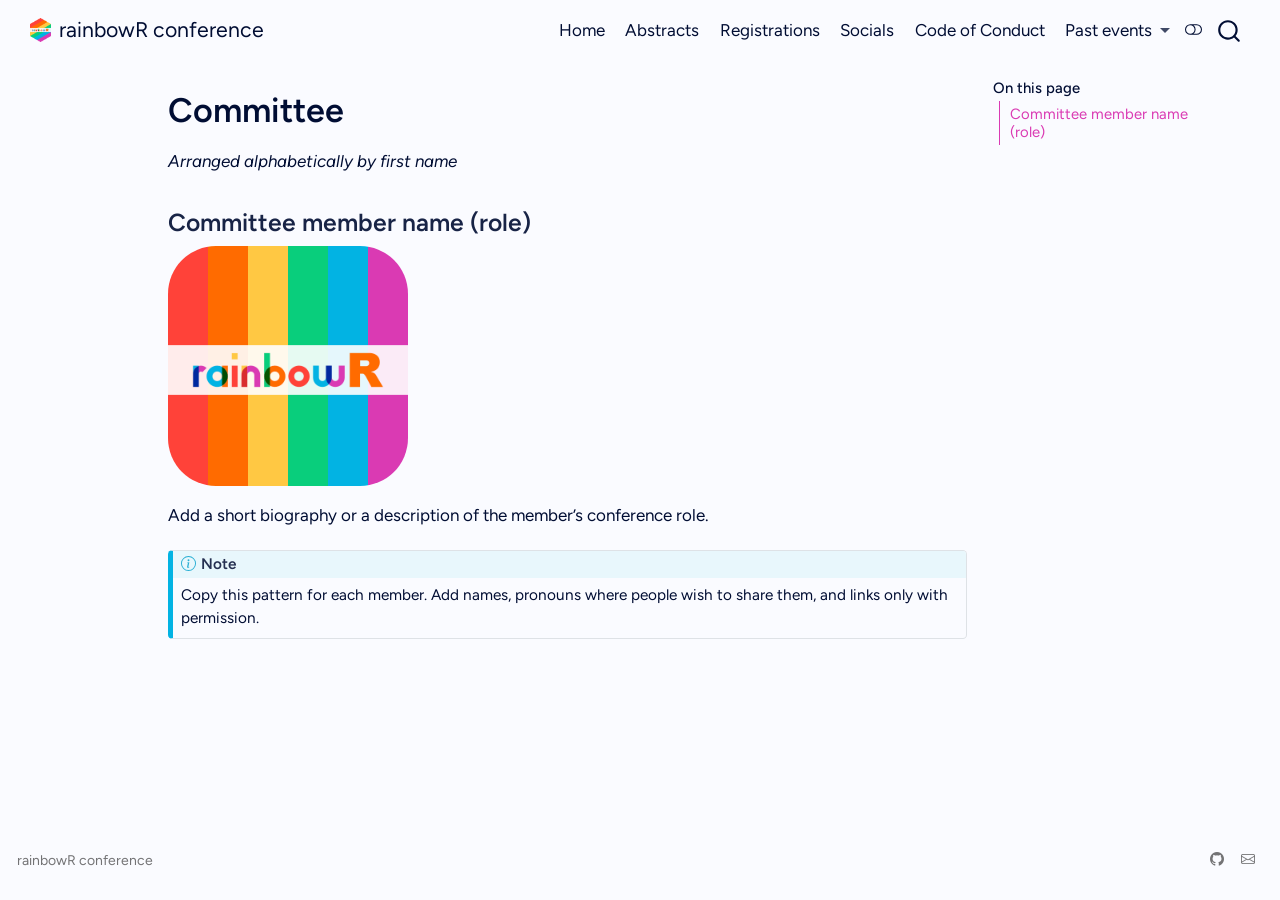
<file: committee.html>
<!DOCTYPE html>
<html xmlns="http://www.w3.org/1999/xhtml" lang="en" xml:lang="en"><head>

<meta charset="utf-8">
<meta name="generator" content="quarto-1.9.38">

<meta name="viewport" content="width=device-width, initial-scale=1.0, user-scalable=yes">


<title>Committee – rainbowR conference</title>
<style>
/* Default styles provided by pandoc.
** See https://pandoc.org/MANUAL.html#variables-for-html for config info.
*/
code{white-space: pre-wrap;}
span.smallcaps{font-variant: small-caps;}
div.columns{display: flex; gap: min(4vw, 1.5em);}
div.column{flex: auto; overflow-x: auto;}
div.hanging-indent{margin-left: 1.5em; text-indent: -1.5em;}
ul.task-list{list-style: none;}
ul.task-list li input[type="checkbox"] {
  width: 0.8em;
  margin: 0 0.8em 0.2em -1em; /* quarto-specific, see https://github.com/quarto-dev/quarto-cli/issues/4556 */ 
  vertical-align: middle;
}
</style>


<script src="site_libs/quarto-nav/quarto-nav.js"></script>
<script src="site_libs/quarto-nav/headroom.min.js"></script>
<script src="site_libs/clipboard/clipboard.min.js"></script>
<script src="site_libs/quarto-search/autocomplete.umd.js"></script>
<script src="site_libs/quarto-search/fuse.min.js"></script>
<script src="site_libs/quarto-search/quarto-search.js"></script>
<meta name="quarto:offset" content="./">
<link href="./images/rainbow-hex-square.png" rel="icon" type="image/png">
<script src="site_libs/quarto-html/quarto.js" type="module"></script>
<script src="site_libs/quarto-html/tabsets/tabsets.js" type="module"></script>
<script src="site_libs/quarto-html/popper.min.js"></script>
<script src="site_libs/quarto-html/tippy.umd.min.js"></script>
<script src="site_libs/quarto-html/anchor.min.js"></script>
<link href="site_libs/quarto-html/tippy.css" rel="stylesheet">
<link href="site_libs/quarto-html/quarto-syntax-highlighting-7fb49733e5ee94f68dc2a6f9c8534044.css" rel="stylesheet" class="quarto-color-scheme" id="quarto-text-highlighting-styles">
<link href="site_libs/quarto-html/quarto-syntax-highlighting-dark-79c09c6f51b1d1d5d9f085c2ee957520.css" rel="stylesheet" class="quarto-color-scheme quarto-color-alternate" id="quarto-text-highlighting-styles">
<link href="site_libs/quarto-html/quarto-syntax-highlighting-7fb49733e5ee94f68dc2a6f9c8534044.css" rel="stylesheet" class="quarto-color-scheme-extra" id="quarto-text-highlighting-styles">
<script src="site_libs/bootstrap/bootstrap.min.js"></script>
<link href="site_libs/bootstrap/bootstrap-icons.css" rel="stylesheet">
<link href="site_libs/bootstrap/bootstrap-a741489e085d508e864bdbec97f29b47.min.css" rel="stylesheet" append-hash="true" class="quarto-color-scheme" id="quarto-bootstrap" data-mode="light">
<link href="site_libs/bootstrap/bootstrap-dark-61cfa3917e1bb6692cb77ac7c244202c.min.css" rel="stylesheet" append-hash="true" class="quarto-color-scheme quarto-color-alternate" id="quarto-bootstrap" data-mode="dark">
<link href="site_libs/bootstrap/bootstrap-a741489e085d508e864bdbec97f29b47.min.css" rel="stylesheet" append-hash="true" class="quarto-color-scheme-extra" id="quarto-bootstrap" data-mode="light">
<script src="site_libs/quarto-contrib/iconify-3.0.0/iconify-icon.min.js"></script>
<script id="quarto-search-options" type="application/json">{
  "location": "navbar",
  "copy-button": false,
  "collapse-after": 3,
  "panel-placement": "end",
  "type": "overlay",
  "limit": 50,
  "keyboard-shortcut": [
    "f",
    "/",
    "s"
  ],
  "show-item-context": false,
  "language": {
    "search-no-results-text": "No results",
    "search-matching-documents-text": "matching documents",
    "search-copy-link-title": "Copy link to search",
    "search-hide-matches-text": "Hide additional matches",
    "search-more-match-text": "more match in this document",
    "search-more-matches-text": "more matches in this document",
    "search-clear-button-title": "Clear",
    "search-text-placeholder": "",
    "search-detached-cancel-button-title": "Cancel",
    "search-submit-button-title": "Submit",
    "search-label": "Search"
  }
}</script>
<style>html{ scroll-behavior: smooth; }</style>


<meta property="og:title" content="Committee – rainbowR conference">
<meta property="og:description" content="">
<meta property="og:image" content="https://r-lgbtq.github.io/conference2027/images/rainbowR-square.png">
<meta property="og:site_name" content="rainbowR conference">
<meta property="og:image:alt" content="Placeholder for committee member photograph">
<meta property="og:image:height" content="600">
<meta property="og:image:width" content="600">
</head>

<body class="nav-fixed quarto-light"><script id="quarto-html-before-body" type="application/javascript">
    const toggleBodyColorMode = (bsSheetEl) => {
      const mode = bsSheetEl.getAttribute("data-mode");
      const bodyEl = window.document.querySelector("body");
      if (mode === "dark") {
        bodyEl.classList.add("quarto-dark");
        bodyEl.classList.remove("quarto-light");
      } else {
        bodyEl.classList.add("quarto-light");
        bodyEl.classList.remove("quarto-dark");
      }
    }
    const toggleBodyColorPrimary = () => {
      const bsSheetEl = window.document.querySelector("link#quarto-bootstrap:not([rel=disabled-stylesheet])");
      if (bsSheetEl) {
        toggleBodyColorMode(bsSheetEl);
      }
    }
    const setColorSchemeToggle = (alternate) => {
      const toggles = window.document.querySelectorAll('.quarto-color-scheme-toggle');
      for (let i=0; i < toggles.length; i++) {
        const toggle = toggles[i];
        if (toggle) {
          if (alternate) {
            toggle.classList.add("alternate");
          } else {
            toggle.classList.remove("alternate");
          }
        }
      }
    };
    const toggleColorMode = (alternate) => {
      // Switch the stylesheets
      const primaryStylesheets = window.document.querySelectorAll('link.quarto-color-scheme:not(.quarto-color-alternate)');
      const alternateStylesheets = window.document.querySelectorAll('link.quarto-color-scheme.quarto-color-alternate');
      manageTransitions('#quarto-margin-sidebar .nav-link', false);
      if (alternate) {
        // note: dark is layered on light, we don't disable primary!
        enableStylesheet(alternateStylesheets);
        for (const sheetNode of alternateStylesheets) {
          if (sheetNode.id === "quarto-bootstrap") {
            toggleBodyColorMode(sheetNode);
          }
        }
      } else {
        disableStylesheet(alternateStylesheets);
        enableStylesheet(primaryStylesheets)
        toggleBodyColorPrimary();
      }
      manageTransitions('#quarto-margin-sidebar .nav-link', true);
      // Switch the toggles
      setColorSchemeToggle(alternate)
      // Hack to workaround the fact that safari doesn't
      // properly recolor the scrollbar when toggling (#1455)
      if (navigator.userAgent.indexOf('Safari') > 0 && navigator.userAgent.indexOf('Chrome') == -1) {
        manageTransitions("body", false);
        window.scrollTo(0, 1);
        setTimeout(() => {
          window.scrollTo(0, 0);
          manageTransitions("body", true);
        }, 40);
      }
    }
    const disableStylesheet = (stylesheets) => {
      for (let i=0; i < stylesheets.length; i++) {
        const stylesheet = stylesheets[i];
        stylesheet.rel = 'disabled-stylesheet';
      }
    }
    const enableStylesheet = (stylesheets) => {
      for (let i=0; i < stylesheets.length; i++) {
        const stylesheet = stylesheets[i];
        if(stylesheet.rel !== 'stylesheet') { // for Chrome, which will still FOUC without this check
          stylesheet.rel = 'stylesheet';
        }
      }
    }
    const manageTransitions = (selector, allowTransitions) => {
      const els = window.document.querySelectorAll(selector);
      for (let i=0; i < els.length; i++) {
        const el = els[i];
        if (allowTransitions) {
          el.classList.remove('notransition');
        } else {
          el.classList.add('notransition');
        }
      }
    }
    const isFileUrl = () => {
      return window.location.protocol === 'file:';
    }
    const hasAlternateSentinel = () => {
      let styleSentinel = getColorSchemeSentinel();
      if (styleSentinel !== null) {
        return styleSentinel === "alternate";
      } else {
        return false;
      }
    }
    const setStyleSentinel = (alternate) => {
      const value = alternate ? "alternate" : "default";
      if (!isFileUrl()) {
        window.localStorage.setItem("quarto-color-scheme", value);
      } else {
        localAlternateSentinel = value;
      }
    }
    const getColorSchemeSentinel = () => {
      if (!isFileUrl()) {
        const storageValue = window.localStorage.getItem("quarto-color-scheme");
        return storageValue != null ? storageValue : localAlternateSentinel;
      } else {
        return localAlternateSentinel;
      }
    }
    const toggleGiscusIfUsed = (isAlternate, darkModeDefault) => {
      const baseTheme = document.querySelector('#giscus-base-theme')?.value ?? 'light';
      const alternateTheme = document.querySelector('#giscus-alt-theme')?.value ?? 'dark';
      let newTheme = '';
      if(authorPrefersDark) {
        newTheme = isAlternate ? baseTheme : alternateTheme;
      } else {
        newTheme = isAlternate ? alternateTheme : baseTheme;
      }
      const changeGiscusTheme = () => {
        // From: https://github.com/giscus/giscus/issues/336
        const sendMessage = (message) => {
          const iframe = document.querySelector('iframe.giscus-frame');
          if (!iframe) return;
          iframe.contentWindow.postMessage({ giscus: message }, 'https://giscus.app');
        }
        sendMessage({
          setConfig: {
            theme: newTheme
          }
        });
      }
      const isGiscussLoaded = window.document.querySelector('iframe.giscus-frame') !== null;
      if (isGiscussLoaded) {
        changeGiscusTheme();
      }
    };
    const authorPrefersDark = false;
    const darkModeDefault = authorPrefersDark;
      document.querySelector('link#quarto-text-highlighting-styles.quarto-color-scheme-extra').rel = 'disabled-stylesheet';
      document.querySelector('link#quarto-bootstrap.quarto-color-scheme-extra').rel = 'disabled-stylesheet';
    let localAlternateSentinel = darkModeDefault ? 'alternate' : 'default';
    // Dark / light mode switch
    window.quartoToggleColorScheme = () => {
      // Read the current dark / light value
      let toAlternate = !hasAlternateSentinel();
      toggleColorMode(toAlternate);
      setStyleSentinel(toAlternate);
      toggleGiscusIfUsed(toAlternate, darkModeDefault);
      window.dispatchEvent(new Event('resize'));
    };
    // Switch to dark mode if need be
    if (hasAlternateSentinel()) {
      toggleColorMode(true);
    } else {
      toggleColorMode(false);
    }
  </script>

<div id="quarto-search-results"></div>
  <header id="quarto-header" class="headroom fixed-top">
    <nav class="navbar navbar-expand-lg " data-bs-theme="dark">
      <div class="navbar-container container-fluid">
      <div class="navbar-brand-container mx-auto">
    <a href="./index.html" class="navbar-brand navbar-brand-logo">
    <img src="./images/rainbowR-hex.png" alt="" class="navbar-logo light-content">
    <img src="./images/rainbowR-hex.png" alt="" class="navbar-logo dark-content">
    </a>
    <a class="navbar-brand" href="./index.html">
    <span class="navbar-title">rainbowR conference</span>
    </a>
  </div>
            <div id="quarto-search" class="" title="Search"></div>
          <button class="navbar-toggler" type="button" data-bs-toggle="collapse" data-bs-target="#navbarCollapse" aria-controls="navbarCollapse" role="menu" aria-expanded="false" aria-label="Toggle navigation" onclick="if (window.quartoToggleHeadroom) { window.quartoToggleHeadroom(); }">
  <span class="navbar-toggler-icon"></span>
</button>
          <div class="collapse navbar-collapse" id="navbarCollapse">
            <ul class="navbar-nav navbar-nav-scroll ms-auto">
  <li class="nav-item">
    <a class="nav-link" href="./index.html"> 
<span class="menu-text">Home</span></a>
  </li>  
  <li class="nav-item">
    <a class="nav-link" href="./abstracts.html"> 
<span class="menu-text">Abstracts</span></a>
  </li>  
  <li class="nav-item">
    <a class="nav-link" href="./registrations.html"> 
<span class="menu-text">Registrations</span></a>
  </li>  
  <li class="nav-item">
    <a class="nav-link" href="./socials.html"> 
<span class="menu-text">Socials</span></a>
  </li>  
  <li class="nav-item">
    <a class="nav-link" href="./CoC.html"> 
<span class="menu-text">Code of Conduct</span></a>
  </li>  
  <li class="nav-item dropdown ">
    <a class="nav-link dropdown-toggle" href="#" id="nav-menu-past-events" role="link" data-bs-toggle="dropdown" aria-expanded="false">
 <span class="menu-text">Past events</span>
    </a>
    <ul class="dropdown-menu dropdown-menu-end" aria-labelledby="nav-menu-past-events">    
        <li>
    <a class="dropdown-item" href="https://conference2026.rainbowr.org">
 <span class="dropdown-text">rainbowR conference 2026</span></a>
  </li>  
    </ul>
  </li>
</ul>
          </div> <!-- /navcollapse -->
            <div class="quarto-navbar-tools">
  <a href="" class="quarto-color-scheme-toggle quarto-navigation-tool  px-1" onclick="window.quartoToggleColorScheme(); return false;" title="Toggle dark mode"><i class="bi"></i></a>
</div>
      </div> <!-- /container-fluid -->
    </nav>
</header>
<!-- content -->
<div id="quarto-content" class="quarto-container page-columns page-rows-contents page-layout-article page-navbar">
<!-- sidebar -->
<!-- margin-sidebar -->
    <div id="quarto-margin-sidebar" class="sidebar margin-sidebar">
        <nav id="TOC" role="doc-toc" class="toc-active">
    <h2 id="toc-title">On this page</h2>
   
  <ul>
  <li><a href="#committee-member-name-role" id="toc-committee-member-name-role" class="nav-link active" data-scroll-target="#committee-member-name-role">Committee member name (role)</a></li>
  </ul>
</nav>
    </div>
<!-- main -->
<main class="content" id="quarto-document-content">


<header id="title-block-header" class="quarto-title-block default">
<div class="quarto-title">
<h1 class="title">Committee</h1>
</div>



<div class="quarto-title-meta">

    
  
    
  </div>
  


</header>


<p><em>Arranged alphabetically by first name</em></p>
<section id="committee-member-name-role" class="level3">
<h3 class="anchored" data-anchor-id="committee-member-name-role">Committee member name (role)</h3>
<p><img src="images/rainbowR-square.png" class="person-img img-fluid" style="width:30.0%" alt="Placeholder for committee member photograph"></p>
<p>Add a short biography or a description of the member’s conference role.</p>
<!--
[ Website](URL){.btn .icon-link}
[ GitHub](https://github.com/USERNAME){.btn .icon-link}
[ Mastodon](URL){.btn .icon-link}
[ Bluesky](https://bsky.app/profile/HANDLE){.btn .icon-link}
[ LinkedIn](https://www.linkedin.com/in/HANDLE){.btn .icon-link}
-->
<div class="callout callout-style-default callout-note callout-titled">
<div class="callout-header d-flex align-content-center">
<div class="callout-icon-container">
<i class="callout-icon"></i>
</div>
<div class="callout-title-container flex-fill">
Note
</div>
</div>
<div class="callout-body-container callout-body">
<p>Copy this pattern for each member. Add names, pronouns where people wish to share them, and links only with permission.</p>
</div>
</div>
<!--
PREVIOUS CONFERENCE REFERENCE (2026)
Copy or adapt this content only after replacing all year-specific details.

---
title: "Committee"
toc: true
---

*Arranged alphabetically by first name*

### Catherine Mercer

[ Website](https://www.stir.ac.uk/people/1667811){.btn .icon-link}

### Damie Pak

![](images/people/damie-pak.png){.person-img width="30%"}

An R user for both work and play! Damie uses R for mathematical modeling but also to make silly things.

[ Website](https://pakdamie.github.io){.btn .icon-link}

### Daniel Sjoberg (advisory)

![](images/people/daniel-sjoberg.jpeg){.person-img width="30%"}

[ Website](https://www.danieldsjoberg.com){.btn .icon-link}

### Ella Kaye (chair)

![](images/people/ella-kaye.jpeg){.person-img width="30%"}

Ella is a Senior Research Software Engineer, working to increase sustainability and EDI (Equality, Diversity and Inclusion) in the R Project. Currently based at the University of Warwick, but moving soon to the University of Birmingham to work on enabling the next generation of contributors to R. She is also a fellow of the Software Sustainability Institute. Ella co-founded and runs rainbowR. She has many and varied hobbies including powerlifting, juggling, and playing clarinet.

[ Website](https://ellakaye.co.uk){.btn .icon-link}
[ GitHub](https://github.com/EllaKaye){.btn .icon-link}
[ Mastodon](https://fosstodon.org/@ellakaye){.btn .icon-link}
[ Bluesky](https://bsky.app/profile/ellakaye.co.uk){.btn .icon-link}
[ LinkedIn](https://www.linkedin.com/in/ellakaye){.btn .icon-link}

### James Williamson

![](images/people/james-williamson.jpg){.person-img width="30%"}

[ Bluesky](https://bsky.app/profile/northernmaps.bsky.social){.btn .icon-link}

### Katlyn Bagley-Sepsey

![](images/people/katlyn-bagley-sepsey.png){.person-img width="30%"}

As Director of Institutional Research, Reporting, and Data Stewardship at Furman University, Katlyn focuses on institutional data strategy, governance, and compliance. Responsibilities include aligning data systems with decision-making needs, developing and maintaining data warehousing processes, and ensuring adherence to FERPA standards. She also oversees federal and state reporting, institutional dashboards, and participation in national data exchanges.

[ LinkedIn](https://www.linkedin.com/in/katlyn-bagley-sepsey/){.btn .icon-link}

### Lea Gehmacher

![](images/people/lea-gehmacher.jpg){.person-img width="30%"}

Lea is a Master’s student in Geography: Global Change and Sustainability at the University of Vienna, specializing in socioeconomic transformations. She recently joined Statistics Austria, where she works in the agricultural and forestry register. Her responsibilities include managing and analyzing data, and applying R as part of her workflow.

[ LinkedIn](https://www.linkedin.com/in/lea-gehmacher/){.btn .icon-link}

### Tina Rozsos

![](images/people/tina-rozsos.jpg){.person-img width="30%"}

Tina is an applied microeconomist with an interest in the economics of (higher) education. She is currently a PhD student at the Vrije Universiteit Amsterdam in the Netherlands. She is also a Graduate Fellow at the University College Roosevelt Data Center and the Data Manager of CORE Econ.

[ Website](https://tinarozsos.github.io){.btn .icon-link}
[ GitHub](https://github.com/tinarozsos){.btn .icon-link}
[ Bluesky](https://bsky.app/profile/tinarozsos.bsky.social){.btn .icon-link}
[ LinkedIn](https://www.linkedin.com/in/tina-rozsos/){.btn .icon-link}
-->


</section>

</main> <!-- /main -->
<script id="quarto-html-after-body" type="application/javascript">
  window.document.addEventListener("DOMContentLoaded", function (event) {
    // Ensure there is a toggle, if there isn't float one in the top right
    if (window.document.querySelector('.quarto-color-scheme-toggle') === null) {
      const a = window.document.createElement('a');
      a.classList.add('top-right');
      a.classList.add('quarto-color-scheme-toggle');
      a.href = "";
      a.onclick = function() { try { window.quartoToggleColorScheme(); } catch {} return false; };
      const i = window.document.createElement("i");
      i.classList.add('bi');
      a.appendChild(i);
      window.document.body.appendChild(a);
    }
    setColorSchemeToggle(hasAlternateSentinel())
    const icon = "";
    const anchorJS = new window.AnchorJS();
    anchorJS.options = {
      placement: 'right',
      icon: icon
    };
    anchorJS.add('.anchored');
    const isCodeAnnotation = (el) => {
      for (const clz of el.classList) {
        if (clz.startsWith('code-annotation-')) {                     
          return true;
        }
      }
      return false;
    }
    const onCopySuccess = function(e) {
      // button target
      const button = e.trigger;
      // don't keep focus
      button.blur();
      // flash "checked"
      button.classList.add('code-copy-button-checked');
      var currentTitle = button.getAttribute("title");
      button.setAttribute("title", "Copied!");
      let tooltip;
      if (window.bootstrap) {
        button.setAttribute("data-bs-toggle", "tooltip");
        button.setAttribute("data-bs-placement", "left");
        button.setAttribute("data-bs-title", "Copied!");
        tooltip = new bootstrap.Tooltip(button, 
          { trigger: "manual", 
            customClass: "code-copy-button-tooltip",
            offset: [0, -8]});
        tooltip.show();    
      }
      setTimeout(function() {
        if (tooltip) {
          tooltip.hide();
          button.removeAttribute("data-bs-title");
          button.removeAttribute("data-bs-toggle");
          button.removeAttribute("data-bs-placement");
        }
        button.setAttribute("title", currentTitle);
        button.classList.remove('code-copy-button-checked');
      }, 1000);
      // clear code selection
      e.clearSelection();
    }
    const getTextToCopy = function(trigger) {
      const outerScaffold = trigger.parentElement.cloneNode(true);
      const codeEl = outerScaffold.querySelector('code');
      for (const childEl of codeEl.children) {
        if (isCodeAnnotation(childEl)) {
          childEl.remove();
        }
      }
      return codeEl.innerText;
    }
    const clipboard = new window.ClipboardJS('.code-copy-button:not([data-in-quarto-modal])', {
      text: getTextToCopy
    });
    clipboard.on('success', onCopySuccess);
    if (window.document.getElementById('quarto-embedded-source-code-modal')) {
      const clipboardModal = new window.ClipboardJS('.code-copy-button[data-in-quarto-modal]', {
        text: getTextToCopy,
        container: window.document.getElementById('quarto-embedded-source-code-modal')
      });
      clipboardModal.on('success', onCopySuccess);
    }
      var localhostRegex = new RegExp(/^(?:http|https):\/\/localhost\:?[0-9]*\//);
      var mailtoRegex = new RegExp(/^mailto:/);
        var filterRegex = new RegExp("https:\/\/r-lgbtq\.github\.io\/conference2027\/");
      var isInternal = (href) => {
          return filterRegex.test(href) || localhostRegex.test(href) || mailtoRegex.test(href);
      }
      // Inspect non-navigation links and adorn them if external
     var links = window.document.querySelectorAll('a[href]:not(.nav-link):not(.navbar-brand):not(.toc-action):not(.sidebar-link):not(.sidebar-item-toggle):not(.pagination-link):not(.no-external):not([aria-hidden]):not(.dropdown-item):not(.quarto-navigation-tool):not(.about-link)');
      for (var i=0; i<links.length; i++) {
        const link = links[i];
        if (!isInternal(link.href)) {
          // undo the damage that might have been done by quarto-nav.js in the case of
          // links that we want to consider external
          if (link.dataset.originalHref !== undefined) {
            link.href = link.dataset.originalHref;
          }
        }
      }
    function tippyHover(el, contentFn, onTriggerFn, onUntriggerFn) {
      const config = {
        allowHTML: true,
        maxWidth: 500,
        delay: 100,
        arrow: false,
        appendTo: function(el) {
            return el.parentElement;
        },
        interactive: true,
        interactiveBorder: 10,
        theme: 'quarto',
        placement: 'bottom-start',
      };
      if (contentFn) {
        config.content = contentFn;
      }
      if (onTriggerFn) {
        config.onTrigger = onTriggerFn;
      }
      if (onUntriggerFn) {
        config.onUntrigger = onUntriggerFn;
      }
      window.tippy(el, config); 
    }
    const noterefs = window.document.querySelectorAll('a[role="doc-noteref"]');
    for (var i=0; i<noterefs.length; i++) {
      const ref = noterefs[i];
      tippyHover(ref, function() {
        // use id or data attribute instead here
        let href = ref.getAttribute('data-footnote-href') || ref.getAttribute('href');
        try { href = new URL(href).hash; } catch {}
        const id = href.replace(/^#\/?/, "");
        const note = window.document.getElementById(id);
        if (note) {
          return note.innerHTML;
        } else {
          return "";
        }
      });
    }
    const xrefs = window.document.querySelectorAll('a.quarto-xref');
    const processXRef = (id, note) => {
      // Strip column container classes
      const stripColumnClz = (el) => {
        el.classList.remove("page-full", "page-columns");
        if (el.children) {
          for (const child of el.children) {
            stripColumnClz(child);
          }
        }
      }
      stripColumnClz(note)
      if (id === null || id.startsWith('sec-')) {
        // Special case sections, only their first couple elements
        const container = document.createElement("div");
        if (note.children && note.children.length > 2) {
          container.appendChild(note.children[0].cloneNode(true));
          for (let i = 1; i < note.children.length; i++) {
            const child = note.children[i];
            if (child.tagName === "P" && child.innerText === "") {
              continue;
            } else {
              container.appendChild(child.cloneNode(true));
              break;
            }
          }
          if (window.Quarto?.typesetMath) {
            window.Quarto.typesetMath(container);
          }
          return container.innerHTML
        } else {
          if (window.Quarto?.typesetMath) {
            window.Quarto.typesetMath(note);
          }
          return note.innerHTML;
        }
      } else {
        // Remove any anchor links if they are present
        const anchorLink = note.querySelector('a.anchorjs-link');
        if (anchorLink) {
          anchorLink.remove();
        }
        if (window.Quarto?.typesetMath) {
          window.Quarto.typesetMath(note);
        }
        if (note.classList.contains("callout")) {
          return note.outerHTML;
        } else {
          return note.innerHTML;
        }
      }
    }
    for (var i=0; i<xrefs.length; i++) {
      const xref = xrefs[i];
      tippyHover(xref, undefined, function(instance) {
        instance.disable();
        let url = xref.getAttribute('href');
        let hash = undefined; 
        if (url.startsWith('#')) {
          hash = url;
        } else {
          try { hash = new URL(url).hash; } catch {}
        }
        if (hash) {
          const id = hash.replace(/^#\/?/, "");
          const note = window.document.getElementById(id);
          if (note !== null) {
            try {
              const html = processXRef(id, note.cloneNode(true));
              instance.setContent(html);
            } finally {
              instance.enable();
              instance.show();
            }
          } else {
            // See if we can fetch this
            fetch(url.split('#')[0])
            .then(res => res.text())
            .then(html => {
              const parser = new DOMParser();
              const htmlDoc = parser.parseFromString(html, "text/html");
              const note = htmlDoc.getElementById(id);
              if (note !== null) {
                const html = processXRef(id, note);
                instance.setContent(html);
              } 
            }).finally(() => {
              instance.enable();
              instance.show();
            });
          }
        } else {
          // See if we can fetch a full url (with no hash to target)
          // This is a special case and we should probably do some content thinning / targeting
          fetch(url)
          .then(res => res.text())
          .then(html => {
            const parser = new DOMParser();
            const htmlDoc = parser.parseFromString(html, "text/html");
            const note = htmlDoc.querySelector('main.content');
            if (note !== null) {
              // This should only happen for chapter cross references
              // (since there is no id in the URL)
              // remove the first header
              if (note.children.length > 0 && note.children[0].tagName === "HEADER") {
                note.children[0].remove();
              }
              const html = processXRef(null, note);
              instance.setContent(html);
            } 
          }).finally(() => {
            instance.enable();
            instance.show();
          });
        }
      }, function(instance) {
      });
    }
        let selectedAnnoteEl;
        const selectorForAnnotation = ( cell, annotation) => {
          let cellAttr = 'data-code-cell="' + cell + '"';
          let lineAttr = 'data-code-annotation="' +  annotation + '"';
          const selector = 'span[' + cellAttr + '][' + lineAttr + ']';
          return selector;
        }
        const selectCodeLines = (annoteEl) => {
          const doc = window.document;
          const targetCell = annoteEl.getAttribute("data-target-cell");
          const targetAnnotation = annoteEl.getAttribute("data-target-annotation");
          const annoteSpan = window.document.querySelector(selectorForAnnotation(targetCell, targetAnnotation));
          const lines = annoteSpan.getAttribute("data-code-lines").split(",");
          const lineIds = lines.map((line) => {
            return targetCell + "-" + line;
          })
          let top = null;
          let height = null;
          let parent = null;
          if (lineIds.length > 0) {
              //compute the position of the single el (top and bottom and make a div)
              const el = window.document.getElementById(lineIds[0]);
              top = el.offsetTop;
              height = el.offsetHeight;
              parent = el.parentElement.parentElement;
            if (lineIds.length > 1) {
              const lastEl = window.document.getElementById(lineIds[lineIds.length - 1]);
              const bottom = lastEl.offsetTop + lastEl.offsetHeight;
              height = bottom - top;
            }
            if (top !== null && height !== null && parent !== null) {
              // cook up a div (if necessary) and position it 
              let div = window.document.getElementById("code-annotation-line-highlight");
              if (div === null) {
                div = window.document.createElement("div");
                div.setAttribute("id", "code-annotation-line-highlight");
                div.style.position = 'absolute';
                parent.appendChild(div);
              }
              div.style.top = top - 2 + "px";
              div.style.height = height + 4 + "px";
              div.style.left = 0;
              let gutterDiv = window.document.getElementById("code-annotation-line-highlight-gutter");
              if (gutterDiv === null) {
                gutterDiv = window.document.createElement("div");
                gutterDiv.setAttribute("id", "code-annotation-line-highlight-gutter");
                gutterDiv.style.position = 'absolute';
                const codeCell = window.document.getElementById(targetCell);
                const gutter = codeCell.querySelector('.code-annotation-gutter');
                gutter.appendChild(gutterDiv);
              }
              gutterDiv.style.top = top - 2 + "px";
              gutterDiv.style.height = height + 4 + "px";
            }
            selectedAnnoteEl = annoteEl;
          }
        };
        const unselectCodeLines = () => {
          const elementsIds = ["code-annotation-line-highlight", "code-annotation-line-highlight-gutter"];
          elementsIds.forEach((elId) => {
            const div = window.document.getElementById(elId);
            if (div) {
              div.remove();
            }
          });
          selectedAnnoteEl = undefined;
        };
          // Handle positioning of the toggle
      window.addEventListener(
        "resize",
        throttle(() => {
          elRect = undefined;
          if (selectedAnnoteEl) {
            selectCodeLines(selectedAnnoteEl);
          }
        }, 10)
      );
      function throttle(fn, ms) {
      let throttle = false;
      let timer;
        return (...args) => {
          if(!throttle) { // first call gets through
              fn.apply(this, args);
              throttle = true;
          } else { // all the others get throttled
              if(timer) clearTimeout(timer); // cancel #2
              timer = setTimeout(() => {
                fn.apply(this, args);
                timer = throttle = false;
              }, ms);
          }
        };
      }
        // Attach click handler to the DT
        const annoteDls = window.document.querySelectorAll('dt[data-target-cell]');
        for (const annoteDlNode of annoteDls) {
          annoteDlNode.addEventListener('click', (event) => {
            const clickedEl = event.target;
            if (clickedEl !== selectedAnnoteEl) {
              unselectCodeLines();
              const activeEl = window.document.querySelector('dt[data-target-cell].code-annotation-active');
              if (activeEl) {
                activeEl.classList.remove('code-annotation-active');
              }
              selectCodeLines(clickedEl);
              clickedEl.classList.add('code-annotation-active');
            } else {
              // Unselect the line
              unselectCodeLines();
              clickedEl.classList.remove('code-annotation-active');
            }
          });
        }
    const findCites = (el) => {
      const parentEl = el.parentElement;
      if (parentEl) {
        const cites = parentEl.dataset.cites;
        if (cites) {
          return {
            el,
            cites: cites.split(' ')
          };
        } else {
          return findCites(el.parentElement)
        }
      } else {
        return undefined;
      }
    };
    var bibliorefs = window.document.querySelectorAll('a[role="doc-biblioref"]');
    for (var i=0; i<bibliorefs.length; i++) {
      const ref = bibliorefs[i];
      const citeInfo = findCites(ref);
      if (citeInfo) {
        tippyHover(citeInfo.el, function() {
          var popup = window.document.createElement('div');
          citeInfo.cites.forEach(function(cite) {
            var citeDiv = window.document.createElement('div');
            citeDiv.classList.add('hanging-indent');
            citeDiv.classList.add('csl-entry');
            var biblioDiv = window.document.getElementById('ref-' + cite);
            if (biblioDiv) {
              citeDiv.innerHTML = biblioDiv.innerHTML;
            }
            popup.appendChild(citeDiv);
          });
          return popup.innerHTML;
        });
      }
    }
  });
  </script>
</div> <!-- /content -->
<footer class="footer">
  <div class="nav-footer">
    <div class="nav-footer-left">
<p>rainbowR conference</p>
</div>   
    <div class="nav-footer-center">
      &nbsp;
    </div>
    <div class="nav-footer-right">
      <ul class="footer-items list-unstyled">
    <li class="nav-item compact">
    <a class="nav-link" href="https://github.com/r-lgbtq">
      <i class="bi bi-github" role="img">
</i> 
    </a>
  </li>  
    <li class="nav-item compact">
    <a class="nav-link" href="mailto:hello@rainbowr.org">
      <i class="bi bi-envelope" role="img">
</i> 
    </a>
  </li>  
</ul>
    </div>
  </div>
</footer>




<script src="site_libs/quarto-html/zenscroll-min.js"></script>
</body></html>
</file>
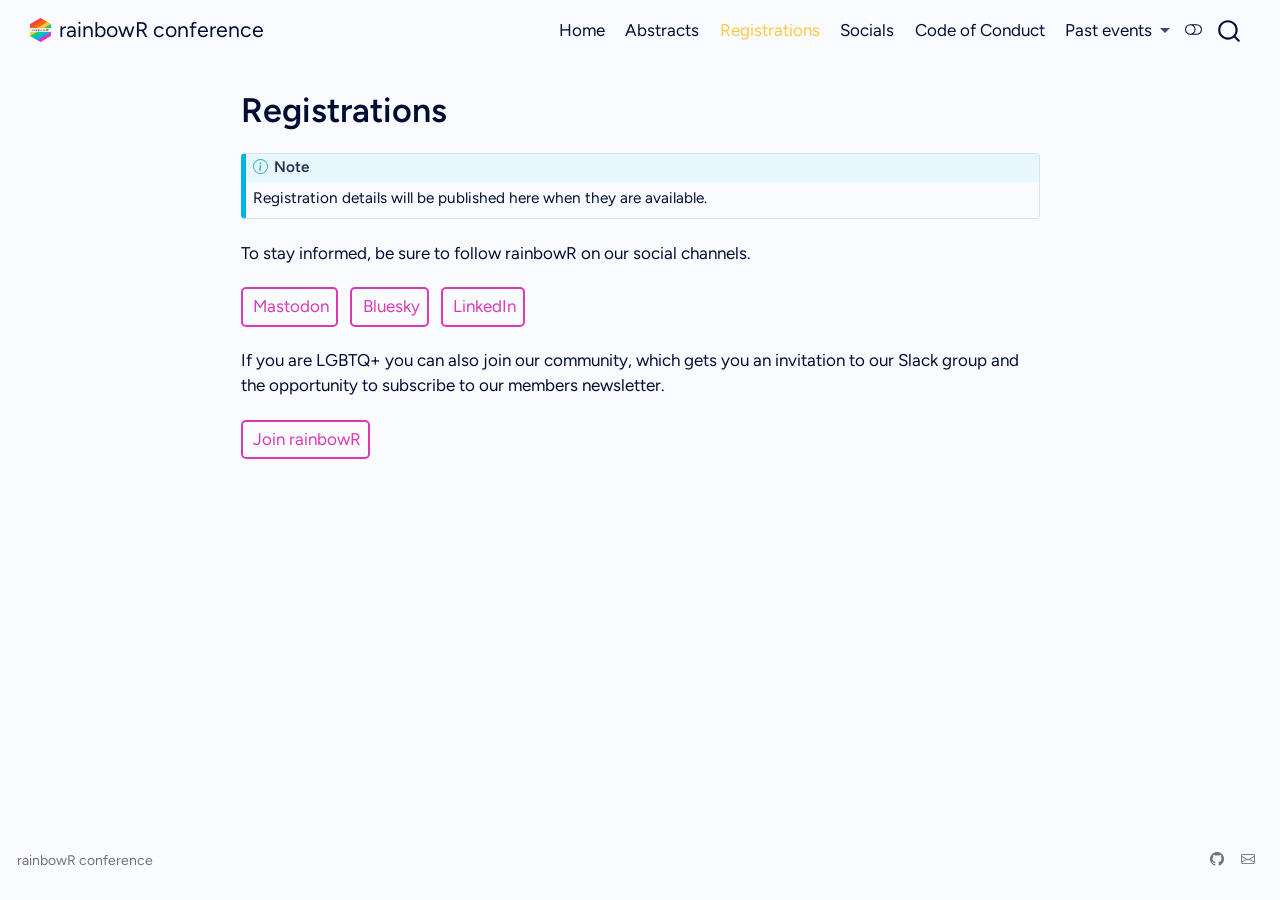
<file: registrations.html>
<!DOCTYPE html>
<html xmlns="http://www.w3.org/1999/xhtml" lang="en" xml:lang="en"><head>

<meta charset="utf-8">
<meta name="generator" content="quarto-1.9.38">

<meta name="viewport" content="width=device-width, initial-scale=1.0, user-scalable=yes">


<title>Registrations – rainbowR conference</title>
<style>
/* Default styles provided by pandoc.
** See https://pandoc.org/MANUAL.html#variables-for-html for config info.
*/
code{white-space: pre-wrap;}
span.smallcaps{font-variant: small-caps;}
div.columns{display: flex; gap: min(4vw, 1.5em);}
div.column{flex: auto; overflow-x: auto;}
div.hanging-indent{margin-left: 1.5em; text-indent: -1.5em;}
ul.task-list{list-style: none;}
ul.task-list li input[type="checkbox"] {
  width: 0.8em;
  margin: 0 0.8em 0.2em -1em; /* quarto-specific, see https://github.com/quarto-dev/quarto-cli/issues/4556 */ 
  vertical-align: middle;
}
</style>


<script src="site_libs/quarto-nav/quarto-nav.js"></script>
<script src="site_libs/quarto-nav/headroom.min.js"></script>
<script src="site_libs/clipboard/clipboard.min.js"></script>
<script src="site_libs/quarto-search/autocomplete.umd.js"></script>
<script src="site_libs/quarto-search/fuse.min.js"></script>
<script src="site_libs/quarto-search/quarto-search.js"></script>
<meta name="quarto:offset" content="./">
<link href="./images/rainbow-hex-square.png" rel="icon" type="image/png">
<script src="site_libs/quarto-html/quarto.js" type="module"></script>
<script src="site_libs/quarto-html/tabsets/tabsets.js" type="module"></script>
<script src="site_libs/quarto-html/popper.min.js"></script>
<script src="site_libs/quarto-html/tippy.umd.min.js"></script>
<script src="site_libs/quarto-html/anchor.min.js"></script>
<link href="site_libs/quarto-html/tippy.css" rel="stylesheet">
<link href="site_libs/quarto-html/quarto-syntax-highlighting-7fb49733e5ee94f68dc2a6f9c8534044.css" rel="stylesheet" class="quarto-color-scheme" id="quarto-text-highlighting-styles">
<link href="site_libs/quarto-html/quarto-syntax-highlighting-dark-79c09c6f51b1d1d5d9f085c2ee957520.css" rel="stylesheet" class="quarto-color-scheme quarto-color-alternate" id="quarto-text-highlighting-styles">
<link href="site_libs/quarto-html/quarto-syntax-highlighting-7fb49733e5ee94f68dc2a6f9c8534044.css" rel="stylesheet" class="quarto-color-scheme-extra" id="quarto-text-highlighting-styles">
<script src="site_libs/bootstrap/bootstrap.min.js"></script>
<link href="site_libs/bootstrap/bootstrap-icons.css" rel="stylesheet">
<link href="site_libs/bootstrap/bootstrap-a741489e085d508e864bdbec97f29b47.min.css" rel="stylesheet" append-hash="true" class="quarto-color-scheme" id="quarto-bootstrap" data-mode="light">
<link href="site_libs/bootstrap/bootstrap-dark-61cfa3917e1bb6692cb77ac7c244202c.min.css" rel="stylesheet" append-hash="true" class="quarto-color-scheme quarto-color-alternate" id="quarto-bootstrap" data-mode="dark">
<link href="site_libs/bootstrap/bootstrap-a741489e085d508e864bdbec97f29b47.min.css" rel="stylesheet" append-hash="true" class="quarto-color-scheme-extra" id="quarto-bootstrap" data-mode="light">
<script src="site_libs/quarto-contrib/iconify-3.0.0/iconify-icon.min.js"></script>
<script id="quarto-search-options" type="application/json">{
  "location": "navbar",
  "copy-button": false,
  "collapse-after": 3,
  "panel-placement": "end",
  "type": "overlay",
  "limit": 50,
  "keyboard-shortcut": [
    "f",
    "/",
    "s"
  ],
  "show-item-context": false,
  "language": {
    "search-no-results-text": "No results",
    "search-matching-documents-text": "matching documents",
    "search-copy-link-title": "Copy link to search",
    "search-hide-matches-text": "Hide additional matches",
    "search-more-match-text": "more match in this document",
    "search-more-matches-text": "more matches in this document",
    "search-clear-button-title": "Clear",
    "search-text-placeholder": "",
    "search-detached-cancel-button-title": "Cancel",
    "search-submit-button-title": "Submit",
    "search-label": "Search"
  }
}</script>
<style>html{ scroll-behavior: smooth; }</style>


<meta property="og:title" content="Registrations – rainbowR conference">
<meta property="og:description" content="">
<meta property="og:image" content="https://r-lgbtq.github.io/conference2027/images/rainbowR-square.png">
<meta property="og:site_name" content="rainbowR conference">
<meta property="og:image:alt" content="rainbowR conference logo">
<meta property="og:image:height" content="600">
<meta property="og:image:width" content="600">
</head>

<body class="nav-fixed fullcontent quarto-light"><script id="quarto-html-before-body" type="application/javascript">
    const toggleBodyColorMode = (bsSheetEl) => {
      const mode = bsSheetEl.getAttribute("data-mode");
      const bodyEl = window.document.querySelector("body");
      if (mode === "dark") {
        bodyEl.classList.add("quarto-dark");
        bodyEl.classList.remove("quarto-light");
      } else {
        bodyEl.classList.add("quarto-light");
        bodyEl.classList.remove("quarto-dark");
      }
    }
    const toggleBodyColorPrimary = () => {
      const bsSheetEl = window.document.querySelector("link#quarto-bootstrap:not([rel=disabled-stylesheet])");
      if (bsSheetEl) {
        toggleBodyColorMode(bsSheetEl);
      }
    }
    const setColorSchemeToggle = (alternate) => {
      const toggles = window.document.querySelectorAll('.quarto-color-scheme-toggle');
      for (let i=0; i < toggles.length; i++) {
        const toggle = toggles[i];
        if (toggle) {
          if (alternate) {
            toggle.classList.add("alternate");
          } else {
            toggle.classList.remove("alternate");
          }
        }
      }
    };
    const toggleColorMode = (alternate) => {
      // Switch the stylesheets
      const primaryStylesheets = window.document.querySelectorAll('link.quarto-color-scheme:not(.quarto-color-alternate)');
      const alternateStylesheets = window.document.querySelectorAll('link.quarto-color-scheme.quarto-color-alternate');
      manageTransitions('#quarto-margin-sidebar .nav-link', false);
      if (alternate) {
        // note: dark is layered on light, we don't disable primary!
        enableStylesheet(alternateStylesheets);
        for (const sheetNode of alternateStylesheets) {
          if (sheetNode.id === "quarto-bootstrap") {
            toggleBodyColorMode(sheetNode);
          }
        }
      } else {
        disableStylesheet(alternateStylesheets);
        enableStylesheet(primaryStylesheets)
        toggleBodyColorPrimary();
      }
      manageTransitions('#quarto-margin-sidebar .nav-link', true);
      // Switch the toggles
      setColorSchemeToggle(alternate)
      // Hack to workaround the fact that safari doesn't
      // properly recolor the scrollbar when toggling (#1455)
      if (navigator.userAgent.indexOf('Safari') > 0 && navigator.userAgent.indexOf('Chrome') == -1) {
        manageTransitions("body", false);
        window.scrollTo(0, 1);
        setTimeout(() => {
          window.scrollTo(0, 0);
          manageTransitions("body", true);
        }, 40);
      }
    }
    const disableStylesheet = (stylesheets) => {
      for (let i=0; i < stylesheets.length; i++) {
        const stylesheet = stylesheets[i];
        stylesheet.rel = 'disabled-stylesheet';
      }
    }
    const enableStylesheet = (stylesheets) => {
      for (let i=0; i < stylesheets.length; i++) {
        const stylesheet = stylesheets[i];
        if(stylesheet.rel !== 'stylesheet') { // for Chrome, which will still FOUC without this check
          stylesheet.rel = 'stylesheet';
        }
      }
    }
    const manageTransitions = (selector, allowTransitions) => {
      const els = window.document.querySelectorAll(selector);
      for (let i=0; i < els.length; i++) {
        const el = els[i];
        if (allowTransitions) {
          el.classList.remove('notransition');
        } else {
          el.classList.add('notransition');
        }
      }
    }
    const isFileUrl = () => {
      return window.location.protocol === 'file:';
    }
    const hasAlternateSentinel = () => {
      let styleSentinel = getColorSchemeSentinel();
      if (styleSentinel !== null) {
        return styleSentinel === "alternate";
      } else {
        return false;
      }
    }
    const setStyleSentinel = (alternate) => {
      const value = alternate ? "alternate" : "default";
      if (!isFileUrl()) {
        window.localStorage.setItem("quarto-color-scheme", value);
      } else {
        localAlternateSentinel = value;
      }
    }
    const getColorSchemeSentinel = () => {
      if (!isFileUrl()) {
        const storageValue = window.localStorage.getItem("quarto-color-scheme");
        return storageValue != null ? storageValue : localAlternateSentinel;
      } else {
        return localAlternateSentinel;
      }
    }
    const toggleGiscusIfUsed = (isAlternate, darkModeDefault) => {
      const baseTheme = document.querySelector('#giscus-base-theme')?.value ?? 'light';
      const alternateTheme = document.querySelector('#giscus-alt-theme')?.value ?? 'dark';
      let newTheme = '';
      if(authorPrefersDark) {
        newTheme = isAlternate ? baseTheme : alternateTheme;
      } else {
        newTheme = isAlternate ? alternateTheme : baseTheme;
      }
      const changeGiscusTheme = () => {
        // From: https://github.com/giscus/giscus/issues/336
        const sendMessage = (message) => {
          const iframe = document.querySelector('iframe.giscus-frame');
          if (!iframe) return;
          iframe.contentWindow.postMessage({ giscus: message }, 'https://giscus.app');
        }
        sendMessage({
          setConfig: {
            theme: newTheme
          }
        });
      }
      const isGiscussLoaded = window.document.querySelector('iframe.giscus-frame') !== null;
      if (isGiscussLoaded) {
        changeGiscusTheme();
      }
    };
    const authorPrefersDark = false;
    const darkModeDefault = authorPrefersDark;
      document.querySelector('link#quarto-text-highlighting-styles.quarto-color-scheme-extra').rel = 'disabled-stylesheet';
      document.querySelector('link#quarto-bootstrap.quarto-color-scheme-extra').rel = 'disabled-stylesheet';
    let localAlternateSentinel = darkModeDefault ? 'alternate' : 'default';
    // Dark / light mode switch
    window.quartoToggleColorScheme = () => {
      // Read the current dark / light value
      let toAlternate = !hasAlternateSentinel();
      toggleColorMode(toAlternate);
      setStyleSentinel(toAlternate);
      toggleGiscusIfUsed(toAlternate, darkModeDefault);
      window.dispatchEvent(new Event('resize'));
    };
    // Switch to dark mode if need be
    if (hasAlternateSentinel()) {
      toggleColorMode(true);
    } else {
      toggleColorMode(false);
    }
  </script>

<div id="quarto-search-results"></div>
  <header id="quarto-header" class="headroom fixed-top">
    <nav class="navbar navbar-expand-lg " data-bs-theme="dark">
      <div class="navbar-container container-fluid">
      <div class="navbar-brand-container mx-auto">
    <a href="./index.html" class="navbar-brand navbar-brand-logo">
    <img src="./images/rainbowR-hex.png" alt="" class="navbar-logo light-content">
    <img src="./images/rainbowR-hex.png" alt="" class="navbar-logo dark-content">
    </a>
    <a class="navbar-brand" href="./index.html">
    <span class="navbar-title">rainbowR conference</span>
    </a>
  </div>
            <div id="quarto-search" class="" title="Search"></div>
          <button class="navbar-toggler" type="button" data-bs-toggle="collapse" data-bs-target="#navbarCollapse" aria-controls="navbarCollapse" role="menu" aria-expanded="false" aria-label="Toggle navigation" onclick="if (window.quartoToggleHeadroom) { window.quartoToggleHeadroom(); }">
  <span class="navbar-toggler-icon"></span>
</button>
          <div class="collapse navbar-collapse" id="navbarCollapse">
            <ul class="navbar-nav navbar-nav-scroll ms-auto">
  <li class="nav-item">
    <a class="nav-link" href="./index.html"> 
<span class="menu-text">Home</span></a>
  </li>  
  <li class="nav-item">
    <a class="nav-link" href="./abstracts.html"> 
<span class="menu-text">Abstracts</span></a>
  </li>  
  <li class="nav-item">
    <a class="nav-link active" href="./registrations.html" aria-current="page"> 
<span class="menu-text">Registrations</span></a>
  </li>  
  <li class="nav-item">
    <a class="nav-link" href="./socials.html"> 
<span class="menu-text">Socials</span></a>
  </li>  
  <li class="nav-item">
    <a class="nav-link" href="./CoC.html"> 
<span class="menu-text">Code of Conduct</span></a>
  </li>  
  <li class="nav-item dropdown ">
    <a class="nav-link dropdown-toggle" href="#" id="nav-menu-past-events" role="link" data-bs-toggle="dropdown" aria-expanded="false">
 <span class="menu-text">Past events</span>
    </a>
    <ul class="dropdown-menu dropdown-menu-end" aria-labelledby="nav-menu-past-events">    
        <li>
    <a class="dropdown-item" href="https://conference2026.rainbowr.org">
 <span class="dropdown-text">rainbowR conference 2026</span></a>
  </li>  
    </ul>
  </li>
</ul>
          </div> <!-- /navcollapse -->
            <div class="quarto-navbar-tools">
  <a href="" class="quarto-color-scheme-toggle quarto-navigation-tool  px-1" onclick="window.quartoToggleColorScheme(); return false;" title="Toggle dark mode"><i class="bi"></i></a>
</div>
      </div> <!-- /container-fluid -->
    </nav>
</header>
<!-- content -->
<div id="quarto-content" class="quarto-container page-columns page-rows-contents page-layout-article page-navbar">
<!-- sidebar -->
<!-- margin-sidebar -->
    
<!-- main -->
<main class="content" id="quarto-document-content">


<header id="title-block-header" class="quarto-title-block default">
<div class="quarto-title">
<h1 class="title">Registrations</h1>
</div>



<div class="quarto-title-meta">

    
  
    
  </div>
  


</header>


<div class="callout callout-style-default callout-note callout-titled">
<div class="callout-header d-flex align-content-center">
<div class="callout-icon-container">
<i class="callout-icon"></i>
</div>
<div class="callout-title-container flex-fill">
Note
</div>
</div>
<div class="callout-body-container callout-body">
<p>Registration details will be published here when they are available.</p>
</div>
</div>
<p>To stay informed, be sure to follow rainbowR on our social channels.</p>
<p><a href="https://tech.lgbt/@rainbowR" class="btn icon-link"><iconify-icon role="img" inline="" icon="mdi:mastodon" aria-label="Icon mastodon from mdi Iconify.design set." title="Icon mastodon from mdi Iconify.design set."></iconify-icon> Mastodon</a> <a href="https://bsky.app/profile/rainbowr.org" class="btn icon-link"><iconify-icon role="img" inline="" icon="simple-icons:bluesky" aria-label="Icon bluesky from simple-icons Iconify.design set." title="Icon bluesky from simple-icons Iconify.design set."></iconify-icon> Bluesky</a> <a href="https://www.linkedin.com/company/rainbowr/" class="btn icon-link"><iconify-icon role="img" inline="" icon="mdi:linkedin" aria-label="Icon linkedin from mdi Iconify.design set." title="Icon linkedin from mdi Iconify.design set."></iconify-icon> LinkedIn</a></p>
<p>If you are LGBTQ+ you can also join our community, which gets you an invitation to our Slack group and the opportunity to subscribe to our members newsletter.</p>
<p><a href="https://docs.google.com/forms/d/e/1FAIpQLSepXotTnoEDaIaflIWXCZNB7dptPqzQsCL6ha2VVHIqgAxXDA/viewform?usp=dialog" class="btn icon-link"><iconify-icon role="img" inline="" icon="bi:person-plus-fill" aria-label="Icon person-plus-fill from bi Iconify.design set." title="Icon person-plus-fill from bi Iconify.design set."></iconify-icon> Join rainbowR</a></p>
<!--
TEMPLATE
---
title: "Register"
format: html
---

::: {.callout-tip}
## Registration will open soon!
:::

[Sign-up to be notified when registration opens!](https://docs.google.com/forms/d/e/1FAIpQLSe4sYjwykRg8t7mEYU_RBRvq6lXPO6hNjnUqHuA9KkhNwLHVw/viewform?usp=dialog){.btn .btn-primary}

For now, save the date! **February 25th-26th, 2026, from 4pm-9pm UTC each day**.

rainbowR 2026 is a free virtual event. There is no cost for registration.

-->



</main> <!-- /main -->
<script id="quarto-html-after-body" type="application/javascript">
  window.document.addEventListener("DOMContentLoaded", function (event) {
    // Ensure there is a toggle, if there isn't float one in the top right
    if (window.document.querySelector('.quarto-color-scheme-toggle') === null) {
      const a = window.document.createElement('a');
      a.classList.add('top-right');
      a.classList.add('quarto-color-scheme-toggle');
      a.href = "";
      a.onclick = function() { try { window.quartoToggleColorScheme(); } catch {} return false; };
      const i = window.document.createElement("i");
      i.classList.add('bi');
      a.appendChild(i);
      window.document.body.appendChild(a);
    }
    setColorSchemeToggle(hasAlternateSentinel())
    const icon = "";
    const anchorJS = new window.AnchorJS();
    anchorJS.options = {
      placement: 'right',
      icon: icon
    };
    anchorJS.add('.anchored');
    const isCodeAnnotation = (el) => {
      for (const clz of el.classList) {
        if (clz.startsWith('code-annotation-')) {                     
          return true;
        }
      }
      return false;
    }
    const onCopySuccess = function(e) {
      // button target
      const button = e.trigger;
      // don't keep focus
      button.blur();
      // flash "checked"
      button.classList.add('code-copy-button-checked');
      var currentTitle = button.getAttribute("title");
      button.setAttribute("title", "Copied!");
      let tooltip;
      if (window.bootstrap) {
        button.setAttribute("data-bs-toggle", "tooltip");
        button.setAttribute("data-bs-placement", "left");
        button.setAttribute("data-bs-title", "Copied!");
        tooltip = new bootstrap.Tooltip(button, 
          { trigger: "manual", 
            customClass: "code-copy-button-tooltip",
            offset: [0, -8]});
        tooltip.show();    
      }
      setTimeout(function() {
        if (tooltip) {
          tooltip.hide();
          button.removeAttribute("data-bs-title");
          button.removeAttribute("data-bs-toggle");
          button.removeAttribute("data-bs-placement");
        }
        button.setAttribute("title", currentTitle);
        button.classList.remove('code-copy-button-checked');
      }, 1000);
      // clear code selection
      e.clearSelection();
    }
    const getTextToCopy = function(trigger) {
      const outerScaffold = trigger.parentElement.cloneNode(true);
      const codeEl = outerScaffold.querySelector('code');
      for (const childEl of codeEl.children) {
        if (isCodeAnnotation(childEl)) {
          childEl.remove();
        }
      }
      return codeEl.innerText;
    }
    const clipboard = new window.ClipboardJS('.code-copy-button:not([data-in-quarto-modal])', {
      text: getTextToCopy
    });
    clipboard.on('success', onCopySuccess);
    if (window.document.getElementById('quarto-embedded-source-code-modal')) {
      const clipboardModal = new window.ClipboardJS('.code-copy-button[data-in-quarto-modal]', {
        text: getTextToCopy,
        container: window.document.getElementById('quarto-embedded-source-code-modal')
      });
      clipboardModal.on('success', onCopySuccess);
    }
      var localhostRegex = new RegExp(/^(?:http|https):\/\/localhost\:?[0-9]*\//);
      var mailtoRegex = new RegExp(/^mailto:/);
        var filterRegex = new RegExp("https:\/\/r-lgbtq\.github\.io\/conference2027\/");
      var isInternal = (href) => {
          return filterRegex.test(href) || localhostRegex.test(href) || mailtoRegex.test(href);
      }
      // Inspect non-navigation links and adorn them if external
     var links = window.document.querySelectorAll('a[href]:not(.nav-link):not(.navbar-brand):not(.toc-action):not(.sidebar-link):not(.sidebar-item-toggle):not(.pagination-link):not(.no-external):not([aria-hidden]):not(.dropdown-item):not(.quarto-navigation-tool):not(.about-link)');
      for (var i=0; i<links.length; i++) {
        const link = links[i];
        if (!isInternal(link.href)) {
          // undo the damage that might have been done by quarto-nav.js in the case of
          // links that we want to consider external
          if (link.dataset.originalHref !== undefined) {
            link.href = link.dataset.originalHref;
          }
        }
      }
    function tippyHover(el, contentFn, onTriggerFn, onUntriggerFn) {
      const config = {
        allowHTML: true,
        maxWidth: 500,
        delay: 100,
        arrow: false,
        appendTo: function(el) {
            return el.parentElement;
        },
        interactive: true,
        interactiveBorder: 10,
        theme: 'quarto',
        placement: 'bottom-start',
      };
      if (contentFn) {
        config.content = contentFn;
      }
      if (onTriggerFn) {
        config.onTrigger = onTriggerFn;
      }
      if (onUntriggerFn) {
        config.onUntrigger = onUntriggerFn;
      }
      window.tippy(el, config); 
    }
    const noterefs = window.document.querySelectorAll('a[role="doc-noteref"]');
    for (var i=0; i<noterefs.length; i++) {
      const ref = noterefs[i];
      tippyHover(ref, function() {
        // use id or data attribute instead here
        let href = ref.getAttribute('data-footnote-href') || ref.getAttribute('href');
        try { href = new URL(href).hash; } catch {}
        const id = href.replace(/^#\/?/, "");
        const note = window.document.getElementById(id);
        if (note) {
          return note.innerHTML;
        } else {
          return "";
        }
      });
    }
    const xrefs = window.document.querySelectorAll('a.quarto-xref');
    const processXRef = (id, note) => {
      // Strip column container classes
      const stripColumnClz = (el) => {
        el.classList.remove("page-full", "page-columns");
        if (el.children) {
          for (const child of el.children) {
            stripColumnClz(child);
          }
        }
      }
      stripColumnClz(note)
      if (id === null || id.startsWith('sec-')) {
        // Special case sections, only their first couple elements
        const container = document.createElement("div");
        if (note.children && note.children.length > 2) {
          container.appendChild(note.children[0].cloneNode(true));
          for (let i = 1; i < note.children.length; i++) {
            const child = note.children[i];
            if (child.tagName === "P" && child.innerText === "") {
              continue;
            } else {
              container.appendChild(child.cloneNode(true));
              break;
            }
          }
          if (window.Quarto?.typesetMath) {
            window.Quarto.typesetMath(container);
          }
          return container.innerHTML
        } else {
          if (window.Quarto?.typesetMath) {
            window.Quarto.typesetMath(note);
          }
          return note.innerHTML;
        }
      } else {
        // Remove any anchor links if they are present
        const anchorLink = note.querySelector('a.anchorjs-link');
        if (anchorLink) {
          anchorLink.remove();
        }
        if (window.Quarto?.typesetMath) {
          window.Quarto.typesetMath(note);
        }
        if (note.classList.contains("callout")) {
          return note.outerHTML;
        } else {
          return note.innerHTML;
        }
      }
    }
    for (var i=0; i<xrefs.length; i++) {
      const xref = xrefs[i];
      tippyHover(xref, undefined, function(instance) {
        instance.disable();
        let url = xref.getAttribute('href');
        let hash = undefined; 
        if (url.startsWith('#')) {
          hash = url;
        } else {
          try { hash = new URL(url).hash; } catch {}
        }
        if (hash) {
          const id = hash.replace(/^#\/?/, "");
          const note = window.document.getElementById(id);
          if (note !== null) {
            try {
              const html = processXRef(id, note.cloneNode(true));
              instance.setContent(html);
            } finally {
              instance.enable();
              instance.show();
            }
          } else {
            // See if we can fetch this
            fetch(url.split('#')[0])
            .then(res => res.text())
            .then(html => {
              const parser = new DOMParser();
              const htmlDoc = parser.parseFromString(html, "text/html");
              const note = htmlDoc.getElementById(id);
              if (note !== null) {
                const html = processXRef(id, note);
                instance.setContent(html);
              } 
            }).finally(() => {
              instance.enable();
              instance.show();
            });
          }
        } else {
          // See if we can fetch a full url (with no hash to target)
          // This is a special case and we should probably do some content thinning / targeting
          fetch(url)
          .then(res => res.text())
          .then(html => {
            const parser = new DOMParser();
            const htmlDoc = parser.parseFromString(html, "text/html");
            const note = htmlDoc.querySelector('main.content');
            if (note !== null) {
              // This should only happen for chapter cross references
              // (since there is no id in the URL)
              // remove the first header
              if (note.children.length > 0 && note.children[0].tagName === "HEADER") {
                note.children[0].remove();
              }
              const html = processXRef(null, note);
              instance.setContent(html);
            } 
          }).finally(() => {
            instance.enable();
            instance.show();
          });
        }
      }, function(instance) {
      });
    }
        let selectedAnnoteEl;
        const selectorForAnnotation = ( cell, annotation) => {
          let cellAttr = 'data-code-cell="' + cell + '"';
          let lineAttr = 'data-code-annotation="' +  annotation + '"';
          const selector = 'span[' + cellAttr + '][' + lineAttr + ']';
          return selector;
        }
        const selectCodeLines = (annoteEl) => {
          const doc = window.document;
          const targetCell = annoteEl.getAttribute("data-target-cell");
          const targetAnnotation = annoteEl.getAttribute("data-target-annotation");
          const annoteSpan = window.document.querySelector(selectorForAnnotation(targetCell, targetAnnotation));
          const lines = annoteSpan.getAttribute("data-code-lines").split(",");
          const lineIds = lines.map((line) => {
            return targetCell + "-" + line;
          })
          let top = null;
          let height = null;
          let parent = null;
          if (lineIds.length > 0) {
              //compute the position of the single el (top and bottom and make a div)
              const el = window.document.getElementById(lineIds[0]);
              top = el.offsetTop;
              height = el.offsetHeight;
              parent = el.parentElement.parentElement;
            if (lineIds.length > 1) {
              const lastEl = window.document.getElementById(lineIds[lineIds.length - 1]);
              const bottom = lastEl.offsetTop + lastEl.offsetHeight;
              height = bottom - top;
            }
            if (top !== null && height !== null && parent !== null) {
              // cook up a div (if necessary) and position it 
              let div = window.document.getElementById("code-annotation-line-highlight");
              if (div === null) {
                div = window.document.createElement("div");
                div.setAttribute("id", "code-annotation-line-highlight");
                div.style.position = 'absolute';
                parent.appendChild(div);
              }
              div.style.top = top - 2 + "px";
              div.style.height = height + 4 + "px";
              div.style.left = 0;
              let gutterDiv = window.document.getElementById("code-annotation-line-highlight-gutter");
              if (gutterDiv === null) {
                gutterDiv = window.document.createElement("div");
                gutterDiv.setAttribute("id", "code-annotation-line-highlight-gutter");
                gutterDiv.style.position = 'absolute';
                const codeCell = window.document.getElementById(targetCell);
                const gutter = codeCell.querySelector('.code-annotation-gutter');
                gutter.appendChild(gutterDiv);
              }
              gutterDiv.style.top = top - 2 + "px";
              gutterDiv.style.height = height + 4 + "px";
            }
            selectedAnnoteEl = annoteEl;
          }
        };
        const unselectCodeLines = () => {
          const elementsIds = ["code-annotation-line-highlight", "code-annotation-line-highlight-gutter"];
          elementsIds.forEach((elId) => {
            const div = window.document.getElementById(elId);
            if (div) {
              div.remove();
            }
          });
          selectedAnnoteEl = undefined;
        };
          // Handle positioning of the toggle
      window.addEventListener(
        "resize",
        throttle(() => {
          elRect = undefined;
          if (selectedAnnoteEl) {
            selectCodeLines(selectedAnnoteEl);
          }
        }, 10)
      );
      function throttle(fn, ms) {
      let throttle = false;
      let timer;
        return (...args) => {
          if(!throttle) { // first call gets through
              fn.apply(this, args);
              throttle = true;
          } else { // all the others get throttled
              if(timer) clearTimeout(timer); // cancel #2
              timer = setTimeout(() => {
                fn.apply(this, args);
                timer = throttle = false;
              }, ms);
          }
        };
      }
        // Attach click handler to the DT
        const annoteDls = window.document.querySelectorAll('dt[data-target-cell]');
        for (const annoteDlNode of annoteDls) {
          annoteDlNode.addEventListener('click', (event) => {
            const clickedEl = event.target;
            if (clickedEl !== selectedAnnoteEl) {
              unselectCodeLines();
              const activeEl = window.document.querySelector('dt[data-target-cell].code-annotation-active');
              if (activeEl) {
                activeEl.classList.remove('code-annotation-active');
              }
              selectCodeLines(clickedEl);
              clickedEl.classList.add('code-annotation-active');
            } else {
              // Unselect the line
              unselectCodeLines();
              clickedEl.classList.remove('code-annotation-active');
            }
          });
        }
    const findCites = (el) => {
      const parentEl = el.parentElement;
      if (parentEl) {
        const cites = parentEl.dataset.cites;
        if (cites) {
          return {
            el,
            cites: cites.split(' ')
          };
        } else {
          return findCites(el.parentElement)
        }
      } else {
        return undefined;
      }
    };
    var bibliorefs = window.document.querySelectorAll('a[role="doc-biblioref"]');
    for (var i=0; i<bibliorefs.length; i++) {
      const ref = bibliorefs[i];
      const citeInfo = findCites(ref);
      if (citeInfo) {
        tippyHover(citeInfo.el, function() {
          var popup = window.document.createElement('div');
          citeInfo.cites.forEach(function(cite) {
            var citeDiv = window.document.createElement('div');
            citeDiv.classList.add('hanging-indent');
            citeDiv.classList.add('csl-entry');
            var biblioDiv = window.document.getElementById('ref-' + cite);
            if (biblioDiv) {
              citeDiv.innerHTML = biblioDiv.innerHTML;
            }
            popup.appendChild(citeDiv);
          });
          return popup.innerHTML;
        });
      }
    }
  });
  </script>
</div> <!-- /content -->
<footer class="footer">
  <div class="nav-footer">
    <div class="nav-footer-left">
<p>rainbowR conference</p>
</div>   
    <div class="nav-footer-center">
      &nbsp;
    </div>
    <div class="nav-footer-right">
      <ul class="footer-items list-unstyled">
    <li class="nav-item compact">
    <a class="nav-link" href="https://github.com/r-lgbtq">
      <i class="bi bi-github" role="img">
</i> 
    </a>
  </li>  
    <li class="nav-item compact">
    <a class="nav-link" href="mailto:hello@rainbowr.org">
      <i class="bi bi-envelope" role="img">
</i> 
    </a>
  </li>  
</ul>
    </div>
  </div>
</footer>




<script src="site_libs/quarto-html/zenscroll-min.js"></script>
</body></html>
</file>
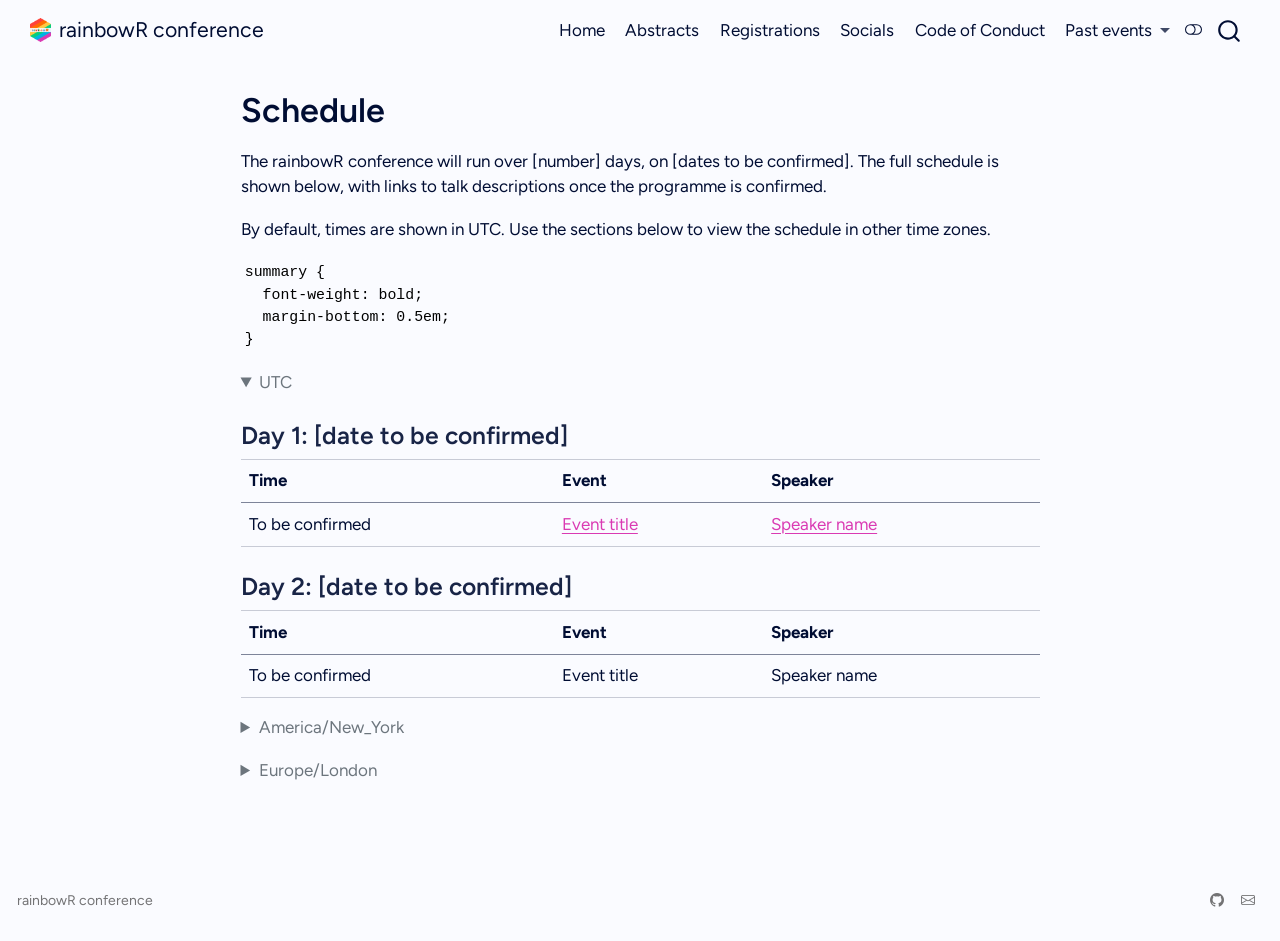
<file: schedule.html>
<!DOCTYPE html>
<html xmlns="http://www.w3.org/1999/xhtml" lang="en" xml:lang="en"><head>

<meta charset="utf-8">
<meta name="generator" content="quarto-1.9.38">

<meta name="viewport" content="width=device-width, initial-scale=1.0, user-scalable=yes">


<title>Schedule – rainbowR conference</title>
<style>
/* Default styles provided by pandoc.
** See https://pandoc.org/MANUAL.html#variables-for-html for config info.
*/
code{white-space: pre-wrap;}
span.smallcaps{font-variant: small-caps;}
div.columns{display: flex; gap: min(4vw, 1.5em);}
div.column{flex: auto; overflow-x: auto;}
div.hanging-indent{margin-left: 1.5em; text-indent: -1.5em;}
ul.task-list{list-style: none;}
ul.task-list li input[type="checkbox"] {
  width: 0.8em;
  margin: 0 0.8em 0.2em -1em; /* quarto-specific, see https://github.com/quarto-dev/quarto-cli/issues/4556 */ 
  vertical-align: middle;
}
</style>


<script src="site_libs/quarto-nav/quarto-nav.js"></script>
<script src="site_libs/quarto-nav/headroom.min.js"></script>
<script src="site_libs/clipboard/clipboard.min.js"></script>
<script src="site_libs/quarto-search/autocomplete.umd.js"></script>
<script src="site_libs/quarto-search/fuse.min.js"></script>
<script src="site_libs/quarto-search/quarto-search.js"></script>
<meta name="quarto:offset" content="./">
<link href="./images/rainbow-hex-square.png" rel="icon" type="image/png">
<script src="site_libs/quarto-html/quarto.js" type="module"></script>
<script src="site_libs/quarto-html/tabsets/tabsets.js" type="module"></script>
<script src="site_libs/quarto-html/popper.min.js"></script>
<script src="site_libs/quarto-html/tippy.umd.min.js"></script>
<script src="site_libs/quarto-html/anchor.min.js"></script>
<link href="site_libs/quarto-html/tippy.css" rel="stylesheet">
<link href="site_libs/quarto-html/quarto-syntax-highlighting-7fb49733e5ee94f68dc2a6f9c8534044.css" rel="stylesheet" class="quarto-color-scheme" id="quarto-text-highlighting-styles">
<link href="site_libs/quarto-html/quarto-syntax-highlighting-dark-79c09c6f51b1d1d5d9f085c2ee957520.css" rel="stylesheet" class="quarto-color-scheme quarto-color-alternate" id="quarto-text-highlighting-styles">
<link href="site_libs/quarto-html/quarto-syntax-highlighting-7fb49733e5ee94f68dc2a6f9c8534044.css" rel="stylesheet" class="quarto-color-scheme-extra" id="quarto-text-highlighting-styles">
<script src="site_libs/bootstrap/bootstrap.min.js"></script>
<link href="site_libs/bootstrap/bootstrap-icons.css" rel="stylesheet">
<link href="site_libs/bootstrap/bootstrap-a741489e085d508e864bdbec97f29b47.min.css" rel="stylesheet" append-hash="true" class="quarto-color-scheme" id="quarto-bootstrap" data-mode="light">
<link href="site_libs/bootstrap/bootstrap-dark-61cfa3917e1bb6692cb77ac7c244202c.min.css" rel="stylesheet" append-hash="true" class="quarto-color-scheme quarto-color-alternate" id="quarto-bootstrap" data-mode="dark">
<link href="site_libs/bootstrap/bootstrap-a741489e085d508e864bdbec97f29b47.min.css" rel="stylesheet" append-hash="true" class="quarto-color-scheme-extra" id="quarto-bootstrap" data-mode="light">
<script id="quarto-search-options" type="application/json">{
  "location": "navbar",
  "copy-button": false,
  "collapse-after": 3,
  "panel-placement": "end",
  "type": "overlay",
  "limit": 50,
  "keyboard-shortcut": [
    "f",
    "/",
    "s"
  ],
  "show-item-context": false,
  "language": {
    "search-no-results-text": "No results",
    "search-matching-documents-text": "matching documents",
    "search-copy-link-title": "Copy link to search",
    "search-hide-matches-text": "Hide additional matches",
    "search-more-match-text": "more match in this document",
    "search-more-matches-text": "more matches in this document",
    "search-clear-button-title": "Clear",
    "search-text-placeholder": "",
    "search-detached-cancel-button-title": "Cancel",
    "search-submit-button-title": "Submit",
    "search-label": "Search"
  }
}</script>
<style>html{ scroll-behavior: smooth; }</style>


<meta property="og:title" content="Schedule – rainbowR conference">
<meta property="og:description" content="">
<meta property="og:image" content="https://r-lgbtq.github.io/conference2027/images/rainbowR-square.png">
<meta property="og:site_name" content="rainbowR conference">
<meta property="og:image:alt" content="rainbowR conference logo">
<meta property="og:image:height" content="600">
<meta property="og:image:width" content="600">
</head>

<body class="nav-fixed fullcontent quarto-light"><script id="quarto-html-before-body" type="application/javascript">
    const toggleBodyColorMode = (bsSheetEl) => {
      const mode = bsSheetEl.getAttribute("data-mode");
      const bodyEl = window.document.querySelector("body");
      if (mode === "dark") {
        bodyEl.classList.add("quarto-dark");
        bodyEl.classList.remove("quarto-light");
      } else {
        bodyEl.classList.add("quarto-light");
        bodyEl.classList.remove("quarto-dark");
      }
    }
    const toggleBodyColorPrimary = () => {
      const bsSheetEl = window.document.querySelector("link#quarto-bootstrap:not([rel=disabled-stylesheet])");
      if (bsSheetEl) {
        toggleBodyColorMode(bsSheetEl);
      }
    }
    const setColorSchemeToggle = (alternate) => {
      const toggles = window.document.querySelectorAll('.quarto-color-scheme-toggle');
      for (let i=0; i < toggles.length; i++) {
        const toggle = toggles[i];
        if (toggle) {
          if (alternate) {
            toggle.classList.add("alternate");
          } else {
            toggle.classList.remove("alternate");
          }
        }
      }
    };
    const toggleColorMode = (alternate) => {
      // Switch the stylesheets
      const primaryStylesheets = window.document.querySelectorAll('link.quarto-color-scheme:not(.quarto-color-alternate)');
      const alternateStylesheets = window.document.querySelectorAll('link.quarto-color-scheme.quarto-color-alternate');
      manageTransitions('#quarto-margin-sidebar .nav-link', false);
      if (alternate) {
        // note: dark is layered on light, we don't disable primary!
        enableStylesheet(alternateStylesheets);
        for (const sheetNode of alternateStylesheets) {
          if (sheetNode.id === "quarto-bootstrap") {
            toggleBodyColorMode(sheetNode);
          }
        }
      } else {
        disableStylesheet(alternateStylesheets);
        enableStylesheet(primaryStylesheets)
        toggleBodyColorPrimary();
      }
      manageTransitions('#quarto-margin-sidebar .nav-link', true);
      // Switch the toggles
      setColorSchemeToggle(alternate)
      // Hack to workaround the fact that safari doesn't
      // properly recolor the scrollbar when toggling (#1455)
      if (navigator.userAgent.indexOf('Safari') > 0 && navigator.userAgent.indexOf('Chrome') == -1) {
        manageTransitions("body", false);
        window.scrollTo(0, 1);
        setTimeout(() => {
          window.scrollTo(0, 0);
          manageTransitions("body", true);
        }, 40);
      }
    }
    const disableStylesheet = (stylesheets) => {
      for (let i=0; i < stylesheets.length; i++) {
        const stylesheet = stylesheets[i];
        stylesheet.rel = 'disabled-stylesheet';
      }
    }
    const enableStylesheet = (stylesheets) => {
      for (let i=0; i < stylesheets.length; i++) {
        const stylesheet = stylesheets[i];
        if(stylesheet.rel !== 'stylesheet') { // for Chrome, which will still FOUC without this check
          stylesheet.rel = 'stylesheet';
        }
      }
    }
    const manageTransitions = (selector, allowTransitions) => {
      const els = window.document.querySelectorAll(selector);
      for (let i=0; i < els.length; i++) {
        const el = els[i];
        if (allowTransitions) {
          el.classList.remove('notransition');
        } else {
          el.classList.add('notransition');
        }
      }
    }
    const isFileUrl = () => {
      return window.location.protocol === 'file:';
    }
    const hasAlternateSentinel = () => {
      let styleSentinel = getColorSchemeSentinel();
      if (styleSentinel !== null) {
        return styleSentinel === "alternate";
      } else {
        return false;
      }
    }
    const setStyleSentinel = (alternate) => {
      const value = alternate ? "alternate" : "default";
      if (!isFileUrl()) {
        window.localStorage.setItem("quarto-color-scheme", value);
      } else {
        localAlternateSentinel = value;
      }
    }
    const getColorSchemeSentinel = () => {
      if (!isFileUrl()) {
        const storageValue = window.localStorage.getItem("quarto-color-scheme");
        return storageValue != null ? storageValue : localAlternateSentinel;
      } else {
        return localAlternateSentinel;
      }
    }
    const toggleGiscusIfUsed = (isAlternate, darkModeDefault) => {
      const baseTheme = document.querySelector('#giscus-base-theme')?.value ?? 'light';
      const alternateTheme = document.querySelector('#giscus-alt-theme')?.value ?? 'dark';
      let newTheme = '';
      if(authorPrefersDark) {
        newTheme = isAlternate ? baseTheme : alternateTheme;
      } else {
        newTheme = isAlternate ? alternateTheme : baseTheme;
      }
      const changeGiscusTheme = () => {
        // From: https://github.com/giscus/giscus/issues/336
        const sendMessage = (message) => {
          const iframe = document.querySelector('iframe.giscus-frame');
          if (!iframe) return;
          iframe.contentWindow.postMessage({ giscus: message }, 'https://giscus.app');
        }
        sendMessage({
          setConfig: {
            theme: newTheme
          }
        });
      }
      const isGiscussLoaded = window.document.querySelector('iframe.giscus-frame') !== null;
      if (isGiscussLoaded) {
        changeGiscusTheme();
      }
    };
    const authorPrefersDark = false;
    const darkModeDefault = authorPrefersDark;
      document.querySelector('link#quarto-text-highlighting-styles.quarto-color-scheme-extra').rel = 'disabled-stylesheet';
      document.querySelector('link#quarto-bootstrap.quarto-color-scheme-extra').rel = 'disabled-stylesheet';
    let localAlternateSentinel = darkModeDefault ? 'alternate' : 'default';
    // Dark / light mode switch
    window.quartoToggleColorScheme = () => {
      // Read the current dark / light value
      let toAlternate = !hasAlternateSentinel();
      toggleColorMode(toAlternate);
      setStyleSentinel(toAlternate);
      toggleGiscusIfUsed(toAlternate, darkModeDefault);
      window.dispatchEvent(new Event('resize'));
    };
    // Switch to dark mode if need be
    if (hasAlternateSentinel()) {
      toggleColorMode(true);
    } else {
      toggleColorMode(false);
    }
  </script>

<div id="quarto-search-results"></div>
  <header id="quarto-header" class="headroom fixed-top">
    <nav class="navbar navbar-expand-lg " data-bs-theme="dark">
      <div class="navbar-container container-fluid">
      <div class="navbar-brand-container mx-auto">
    <a href="./index.html" class="navbar-brand navbar-brand-logo">
    <img src="./images/rainbowR-hex.png" alt="" class="navbar-logo light-content">
    <img src="./images/rainbowR-hex.png" alt="" class="navbar-logo dark-content">
    </a>
    <a class="navbar-brand" href="./index.html">
    <span class="navbar-title">rainbowR conference</span>
    </a>
  </div>
            <div id="quarto-search" class="" title="Search"></div>
          <button class="navbar-toggler" type="button" data-bs-toggle="collapse" data-bs-target="#navbarCollapse" aria-controls="navbarCollapse" role="menu" aria-expanded="false" aria-label="Toggle navigation" onclick="if (window.quartoToggleHeadroom) { window.quartoToggleHeadroom(); }">
  <span class="navbar-toggler-icon"></span>
</button>
          <div class="collapse navbar-collapse" id="navbarCollapse">
            <ul class="navbar-nav navbar-nav-scroll ms-auto">
  <li class="nav-item">
    <a class="nav-link" href="./index.html"> 
<span class="menu-text">Home</span></a>
  </li>  
  <li class="nav-item">
    <a class="nav-link" href="./abstracts.html"> 
<span class="menu-text">Abstracts</span></a>
  </li>  
  <li class="nav-item">
    <a class="nav-link" href="./registrations.html"> 
<span class="menu-text">Registrations</span></a>
  </li>  
  <li class="nav-item">
    <a class="nav-link" href="./socials.html"> 
<span class="menu-text">Socials</span></a>
  </li>  
  <li class="nav-item">
    <a class="nav-link" href="./CoC.html"> 
<span class="menu-text">Code of Conduct</span></a>
  </li>  
  <li class="nav-item dropdown ">
    <a class="nav-link dropdown-toggle" href="#" id="nav-menu-past-events" role="link" data-bs-toggle="dropdown" aria-expanded="false">
 <span class="menu-text">Past events</span>
    </a>
    <ul class="dropdown-menu dropdown-menu-end" aria-labelledby="nav-menu-past-events">    
        <li>
    <a class="dropdown-item" href="https://conference2026.rainbowr.org">
 <span class="dropdown-text">rainbowR conference 2026</span></a>
  </li>  
    </ul>
  </li>
</ul>
          </div> <!-- /navcollapse -->
            <div class="quarto-navbar-tools">
  <a href="" class="quarto-color-scheme-toggle quarto-navigation-tool  px-1" onclick="window.quartoToggleColorScheme(); return false;" title="Toggle dark mode"><i class="bi"></i></a>
</div>
      </div> <!-- /container-fluid -->
    </nav>
</header>
<!-- content -->
<div id="quarto-content" class="quarto-container page-columns page-rows-contents page-layout-article page-navbar">
<!-- sidebar -->
<!-- margin-sidebar -->
    
<!-- main -->
<main class="content" id="quarto-document-content">


<header id="title-block-header" class="quarto-title-block default">
<div class="quarto-title">
<h1 class="title">Schedule</h1>
</div>



<div class="quarto-title-meta">

    
  
    
  </div>
  


</header>


<p>The rainbowR conference will run over [number] days, on [dates to be confirmed]. The full schedule is shown below, with links to talk descriptions once the programme is confirmed.</p>
<p>By default, times are shown in UTC. Use the sections below to view the schedule in other time zones.</p>
<div class="cell">
<pre class="{css}"><code>summary {
  font-weight: bold;
  margin-bottom: 0.5em;
}</code></pre>
</div>
<details open="">
<summary>
UTC
</summary>
<section id="day-1-date-to-be-confirmed" class="level3">
<h3 class="anchored" data-anchor-id="day-1-date-to-be-confirmed">Day 1: [date to be confirmed]</h3>
<table class="caption-top table">
<thead>
<tr class="header">
<th>Time</th>
<th>Event</th>
<th>Speaker</th>
</tr>
</thead>
<tbody>
<tr class="odd">
<td>To be confirmed</td>
<td><a href="./talks.html#talk-slug">Event title</a></td>
<td><a href="./speakers.html#speaker-name">Speaker name</a></td>
</tr>
</tbody>
</table>
</section>
<section id="day-2-date-to-be-confirmed" class="level3">
<h3 class="anchored" data-anchor-id="day-2-date-to-be-confirmed">Day 2: [date to be confirmed]</h3>
<table class="caption-top table">
<thead>
<tr class="header">
<th>Time</th>
<th>Event</th>
<th>Speaker</th>
</tr>
</thead>
<tbody>
<tr class="odd">
<td>To be confirmed</td>
<td>Event title</td>
<td>Speaker name</td>
</tr>
</tbody>
</table>
</section></details>
<details>
<summary>
America/New_York
</summary>
Add the converted schedule here when times are confirmed.
</details>
<details>
<summary>
Europe/London
</summary>
Add the converted schedule here when times are confirmed.
</details>
<!-- Add further time-zone sections using the same details/summary pattern. -->




</main> <!-- /main -->
<script id="quarto-html-after-body" type="application/javascript">
  window.document.addEventListener("DOMContentLoaded", function (event) {
    // Ensure there is a toggle, if there isn't float one in the top right
    if (window.document.querySelector('.quarto-color-scheme-toggle') === null) {
      const a = window.document.createElement('a');
      a.classList.add('top-right');
      a.classList.add('quarto-color-scheme-toggle');
      a.href = "";
      a.onclick = function() { try { window.quartoToggleColorScheme(); } catch {} return false; };
      const i = window.document.createElement("i");
      i.classList.add('bi');
      a.appendChild(i);
      window.document.body.appendChild(a);
    }
    setColorSchemeToggle(hasAlternateSentinel())
    const icon = "";
    const anchorJS = new window.AnchorJS();
    anchorJS.options = {
      placement: 'right',
      icon: icon
    };
    anchorJS.add('.anchored');
    const isCodeAnnotation = (el) => {
      for (const clz of el.classList) {
        if (clz.startsWith('code-annotation-')) {                     
          return true;
        }
      }
      return false;
    }
    const onCopySuccess = function(e) {
      // button target
      const button = e.trigger;
      // don't keep focus
      button.blur();
      // flash "checked"
      button.classList.add('code-copy-button-checked');
      var currentTitle = button.getAttribute("title");
      button.setAttribute("title", "Copied!");
      let tooltip;
      if (window.bootstrap) {
        button.setAttribute("data-bs-toggle", "tooltip");
        button.setAttribute("data-bs-placement", "left");
        button.setAttribute("data-bs-title", "Copied!");
        tooltip = new bootstrap.Tooltip(button, 
          { trigger: "manual", 
            customClass: "code-copy-button-tooltip",
            offset: [0, -8]});
        tooltip.show();    
      }
      setTimeout(function() {
        if (tooltip) {
          tooltip.hide();
          button.removeAttribute("data-bs-title");
          button.removeAttribute("data-bs-toggle");
          button.removeAttribute("data-bs-placement");
        }
        button.setAttribute("title", currentTitle);
        button.classList.remove('code-copy-button-checked');
      }, 1000);
      // clear code selection
      e.clearSelection();
    }
    const getTextToCopy = function(trigger) {
      const outerScaffold = trigger.parentElement.cloneNode(true);
      const codeEl = outerScaffold.querySelector('code');
      for (const childEl of codeEl.children) {
        if (isCodeAnnotation(childEl)) {
          childEl.remove();
        }
      }
      return codeEl.innerText;
    }
    const clipboard = new window.ClipboardJS('.code-copy-button:not([data-in-quarto-modal])', {
      text: getTextToCopy
    });
    clipboard.on('success', onCopySuccess);
    if (window.document.getElementById('quarto-embedded-source-code-modal')) {
      const clipboardModal = new window.ClipboardJS('.code-copy-button[data-in-quarto-modal]', {
        text: getTextToCopy,
        container: window.document.getElementById('quarto-embedded-source-code-modal')
      });
      clipboardModal.on('success', onCopySuccess);
    }
      var localhostRegex = new RegExp(/^(?:http|https):\/\/localhost\:?[0-9]*\//);
      var mailtoRegex = new RegExp(/^mailto:/);
        var filterRegex = new RegExp("https:\/\/r-lgbtq\.github\.io\/conference2027\/");
      var isInternal = (href) => {
          return filterRegex.test(href) || localhostRegex.test(href) || mailtoRegex.test(href);
      }
      // Inspect non-navigation links and adorn them if external
     var links = window.document.querySelectorAll('a[href]:not(.nav-link):not(.navbar-brand):not(.toc-action):not(.sidebar-link):not(.sidebar-item-toggle):not(.pagination-link):not(.no-external):not([aria-hidden]):not(.dropdown-item):not(.quarto-navigation-tool):not(.about-link)');
      for (var i=0; i<links.length; i++) {
        const link = links[i];
        if (!isInternal(link.href)) {
          // undo the damage that might have been done by quarto-nav.js in the case of
          // links that we want to consider external
          if (link.dataset.originalHref !== undefined) {
            link.href = link.dataset.originalHref;
          }
        }
      }
    function tippyHover(el, contentFn, onTriggerFn, onUntriggerFn) {
      const config = {
        allowHTML: true,
        maxWidth: 500,
        delay: 100,
        arrow: false,
        appendTo: function(el) {
            return el.parentElement;
        },
        interactive: true,
        interactiveBorder: 10,
        theme: 'quarto',
        placement: 'bottom-start',
      };
      if (contentFn) {
        config.content = contentFn;
      }
      if (onTriggerFn) {
        config.onTrigger = onTriggerFn;
      }
      if (onUntriggerFn) {
        config.onUntrigger = onUntriggerFn;
      }
      window.tippy(el, config); 
    }
    const noterefs = window.document.querySelectorAll('a[role="doc-noteref"]');
    for (var i=0; i<noterefs.length; i++) {
      const ref = noterefs[i];
      tippyHover(ref, function() {
        // use id or data attribute instead here
        let href = ref.getAttribute('data-footnote-href') || ref.getAttribute('href');
        try { href = new URL(href).hash; } catch {}
        const id = href.replace(/^#\/?/, "");
        const note = window.document.getElementById(id);
        if (note) {
          return note.innerHTML;
        } else {
          return "";
        }
      });
    }
    const xrefs = window.document.querySelectorAll('a.quarto-xref');
    const processXRef = (id, note) => {
      // Strip column container classes
      const stripColumnClz = (el) => {
        el.classList.remove("page-full", "page-columns");
        if (el.children) {
          for (const child of el.children) {
            stripColumnClz(child);
          }
        }
      }
      stripColumnClz(note)
      if (id === null || id.startsWith('sec-')) {
        // Special case sections, only their first couple elements
        const container = document.createElement("div");
        if (note.children && note.children.length > 2) {
          container.appendChild(note.children[0].cloneNode(true));
          for (let i = 1; i < note.children.length; i++) {
            const child = note.children[i];
            if (child.tagName === "P" && child.innerText === "") {
              continue;
            } else {
              container.appendChild(child.cloneNode(true));
              break;
            }
          }
          if (window.Quarto?.typesetMath) {
            window.Quarto.typesetMath(container);
          }
          return container.innerHTML
        } else {
          if (window.Quarto?.typesetMath) {
            window.Quarto.typesetMath(note);
          }
          return note.innerHTML;
        }
      } else {
        // Remove any anchor links if they are present
        const anchorLink = note.querySelector('a.anchorjs-link');
        if (anchorLink) {
          anchorLink.remove();
        }
        if (window.Quarto?.typesetMath) {
          window.Quarto.typesetMath(note);
        }
        if (note.classList.contains("callout")) {
          return note.outerHTML;
        } else {
          return note.innerHTML;
        }
      }
    }
    for (var i=0; i<xrefs.length; i++) {
      const xref = xrefs[i];
      tippyHover(xref, undefined, function(instance) {
        instance.disable();
        let url = xref.getAttribute('href');
        let hash = undefined; 
        if (url.startsWith('#')) {
          hash = url;
        } else {
          try { hash = new URL(url).hash; } catch {}
        }
        if (hash) {
          const id = hash.replace(/^#\/?/, "");
          const note = window.document.getElementById(id);
          if (note !== null) {
            try {
              const html = processXRef(id, note.cloneNode(true));
              instance.setContent(html);
            } finally {
              instance.enable();
              instance.show();
            }
          } else {
            // See if we can fetch this
            fetch(url.split('#')[0])
            .then(res => res.text())
            .then(html => {
              const parser = new DOMParser();
              const htmlDoc = parser.parseFromString(html, "text/html");
              const note = htmlDoc.getElementById(id);
              if (note !== null) {
                const html = processXRef(id, note);
                instance.setContent(html);
              } 
            }).finally(() => {
              instance.enable();
              instance.show();
            });
          }
        } else {
          // See if we can fetch a full url (with no hash to target)
          // This is a special case and we should probably do some content thinning / targeting
          fetch(url)
          .then(res => res.text())
          .then(html => {
            const parser = new DOMParser();
            const htmlDoc = parser.parseFromString(html, "text/html");
            const note = htmlDoc.querySelector('main.content');
            if (note !== null) {
              // This should only happen for chapter cross references
              // (since there is no id in the URL)
              // remove the first header
              if (note.children.length > 0 && note.children[0].tagName === "HEADER") {
                note.children[0].remove();
              }
              const html = processXRef(null, note);
              instance.setContent(html);
            } 
          }).finally(() => {
            instance.enable();
            instance.show();
          });
        }
      }, function(instance) {
      });
    }
        let selectedAnnoteEl;
        const selectorForAnnotation = ( cell, annotation) => {
          let cellAttr = 'data-code-cell="' + cell + '"';
          let lineAttr = 'data-code-annotation="' +  annotation + '"';
          const selector = 'span[' + cellAttr + '][' + lineAttr + ']';
          return selector;
        }
        const selectCodeLines = (annoteEl) => {
          const doc = window.document;
          const targetCell = annoteEl.getAttribute("data-target-cell");
          const targetAnnotation = annoteEl.getAttribute("data-target-annotation");
          const annoteSpan = window.document.querySelector(selectorForAnnotation(targetCell, targetAnnotation));
          const lines = annoteSpan.getAttribute("data-code-lines").split(",");
          const lineIds = lines.map((line) => {
            return targetCell + "-" + line;
          })
          let top = null;
          let height = null;
          let parent = null;
          if (lineIds.length > 0) {
              //compute the position of the single el (top and bottom and make a div)
              const el = window.document.getElementById(lineIds[0]);
              top = el.offsetTop;
              height = el.offsetHeight;
              parent = el.parentElement.parentElement;
            if (lineIds.length > 1) {
              const lastEl = window.document.getElementById(lineIds[lineIds.length - 1]);
              const bottom = lastEl.offsetTop + lastEl.offsetHeight;
              height = bottom - top;
            }
            if (top !== null && height !== null && parent !== null) {
              // cook up a div (if necessary) and position it 
              let div = window.document.getElementById("code-annotation-line-highlight");
              if (div === null) {
                div = window.document.createElement("div");
                div.setAttribute("id", "code-annotation-line-highlight");
                div.style.position = 'absolute';
                parent.appendChild(div);
              }
              div.style.top = top - 2 + "px";
              div.style.height = height + 4 + "px";
              div.style.left = 0;
              let gutterDiv = window.document.getElementById("code-annotation-line-highlight-gutter");
              if (gutterDiv === null) {
                gutterDiv = window.document.createElement("div");
                gutterDiv.setAttribute("id", "code-annotation-line-highlight-gutter");
                gutterDiv.style.position = 'absolute';
                const codeCell = window.document.getElementById(targetCell);
                const gutter = codeCell.querySelector('.code-annotation-gutter');
                gutter.appendChild(gutterDiv);
              }
              gutterDiv.style.top = top - 2 + "px";
              gutterDiv.style.height = height + 4 + "px";
            }
            selectedAnnoteEl = annoteEl;
          }
        };
        const unselectCodeLines = () => {
          const elementsIds = ["code-annotation-line-highlight", "code-annotation-line-highlight-gutter"];
          elementsIds.forEach((elId) => {
            const div = window.document.getElementById(elId);
            if (div) {
              div.remove();
            }
          });
          selectedAnnoteEl = undefined;
        };
          // Handle positioning of the toggle
      window.addEventListener(
        "resize",
        throttle(() => {
          elRect = undefined;
          if (selectedAnnoteEl) {
            selectCodeLines(selectedAnnoteEl);
          }
        }, 10)
      );
      function throttle(fn, ms) {
      let throttle = false;
      let timer;
        return (...args) => {
          if(!throttle) { // first call gets through
              fn.apply(this, args);
              throttle = true;
          } else { // all the others get throttled
              if(timer) clearTimeout(timer); // cancel #2
              timer = setTimeout(() => {
                fn.apply(this, args);
                timer = throttle = false;
              }, ms);
          }
        };
      }
        // Attach click handler to the DT
        const annoteDls = window.document.querySelectorAll('dt[data-target-cell]');
        for (const annoteDlNode of annoteDls) {
          annoteDlNode.addEventListener('click', (event) => {
            const clickedEl = event.target;
            if (clickedEl !== selectedAnnoteEl) {
              unselectCodeLines();
              const activeEl = window.document.querySelector('dt[data-target-cell].code-annotation-active');
              if (activeEl) {
                activeEl.classList.remove('code-annotation-active');
              }
              selectCodeLines(clickedEl);
              clickedEl.classList.add('code-annotation-active');
            } else {
              // Unselect the line
              unselectCodeLines();
              clickedEl.classList.remove('code-annotation-active');
            }
          });
        }
    const findCites = (el) => {
      const parentEl = el.parentElement;
      if (parentEl) {
        const cites = parentEl.dataset.cites;
        if (cites) {
          return {
            el,
            cites: cites.split(' ')
          };
        } else {
          return findCites(el.parentElement)
        }
      } else {
        return undefined;
      }
    };
    var bibliorefs = window.document.querySelectorAll('a[role="doc-biblioref"]');
    for (var i=0; i<bibliorefs.length; i++) {
      const ref = bibliorefs[i];
      const citeInfo = findCites(ref);
      if (citeInfo) {
        tippyHover(citeInfo.el, function() {
          var popup = window.document.createElement('div');
          citeInfo.cites.forEach(function(cite) {
            var citeDiv = window.document.createElement('div');
            citeDiv.classList.add('hanging-indent');
            citeDiv.classList.add('csl-entry');
            var biblioDiv = window.document.getElementById('ref-' + cite);
            if (biblioDiv) {
              citeDiv.innerHTML = biblioDiv.innerHTML;
            }
            popup.appendChild(citeDiv);
          });
          return popup.innerHTML;
        });
      }
    }
  });
  </script>
</div> <!-- /content -->
<footer class="footer">
  <div class="nav-footer">
    <div class="nav-footer-left">
<p>rainbowR conference</p>
</div>   
    <div class="nav-footer-center">
      &nbsp;
    </div>
    <div class="nav-footer-right">
      <ul class="footer-items list-unstyled">
    <li class="nav-item compact">
    <a class="nav-link" href="https://github.com/r-lgbtq">
      <i class="bi bi-github" role="img">
</i> 
    </a>
  </li>  
    <li class="nav-item compact">
    <a class="nav-link" href="mailto:hello@rainbowr.org">
      <i class="bi bi-envelope" role="img">
</i> 
    </a>
  </li>  
</ul>
    </div>
  </div>
</footer>




<script src="site_libs/quarto-html/zenscroll-min.js"></script>
</body></html>
</file>
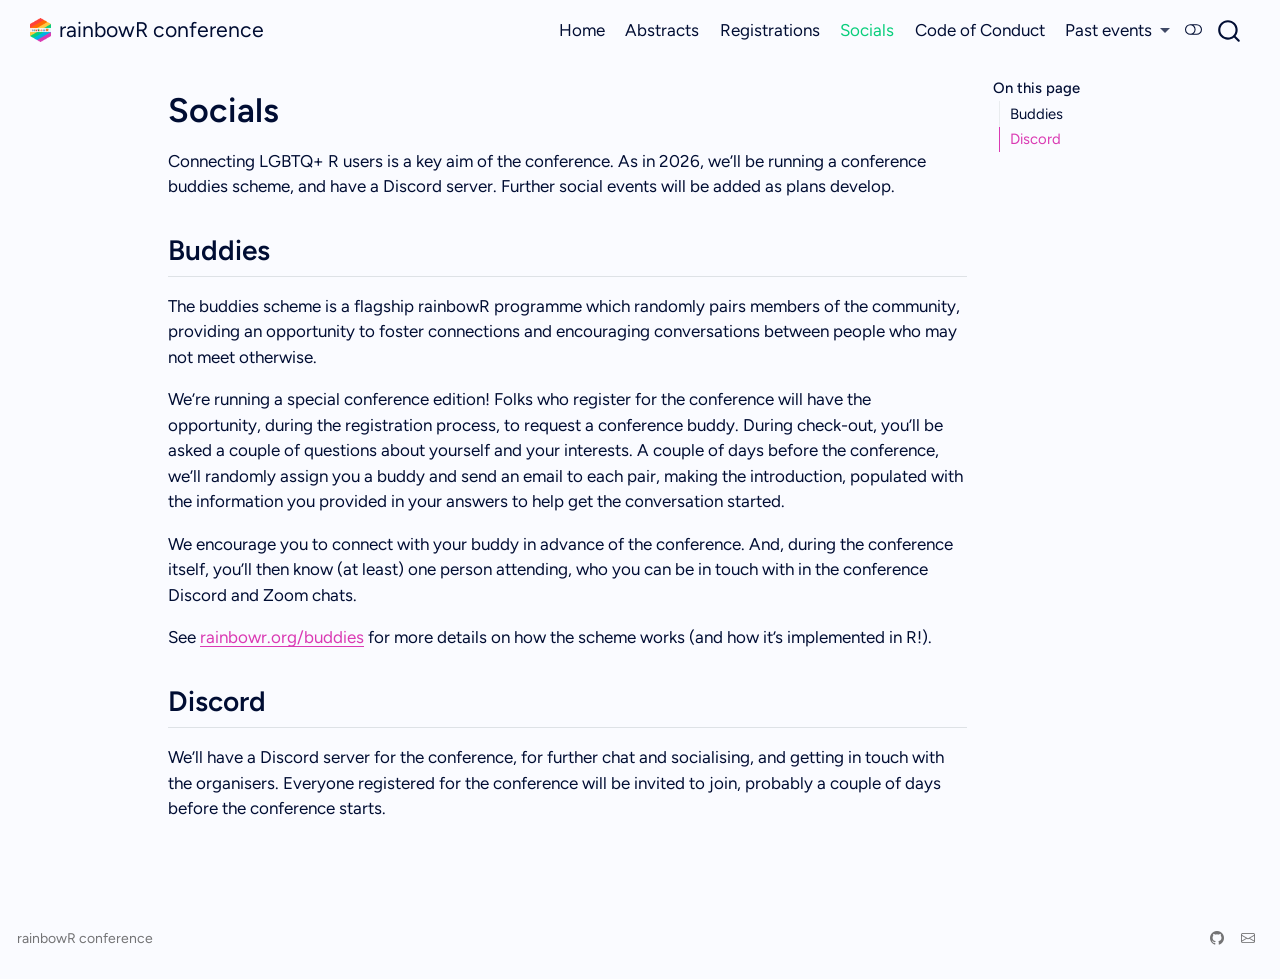
<file: socials.html>
<!DOCTYPE html>
<html xmlns="http://www.w3.org/1999/xhtml" lang="en" xml:lang="en"><head>

<meta charset="utf-8">
<meta name="generator" content="quarto-1.9.38">

<meta name="viewport" content="width=device-width, initial-scale=1.0, user-scalable=yes">


<title>Socials – rainbowR conference</title>
<style>
/* Default styles provided by pandoc.
** See https://pandoc.org/MANUAL.html#variables-for-html for config info.
*/
code{white-space: pre-wrap;}
span.smallcaps{font-variant: small-caps;}
div.columns{display: flex; gap: min(4vw, 1.5em);}
div.column{flex: auto; overflow-x: auto;}
div.hanging-indent{margin-left: 1.5em; text-indent: -1.5em;}
ul.task-list{list-style: none;}
ul.task-list li input[type="checkbox"] {
  width: 0.8em;
  margin: 0 0.8em 0.2em -1em; /* quarto-specific, see https://github.com/quarto-dev/quarto-cli/issues/4556 */ 
  vertical-align: middle;
}
</style>


<script src="site_libs/quarto-nav/quarto-nav.js"></script>
<script src="site_libs/quarto-nav/headroom.min.js"></script>
<script src="site_libs/clipboard/clipboard.min.js"></script>
<script src="site_libs/quarto-search/autocomplete.umd.js"></script>
<script src="site_libs/quarto-search/fuse.min.js"></script>
<script src="site_libs/quarto-search/quarto-search.js"></script>
<meta name="quarto:offset" content="./">
<link href="./images/rainbow-hex-square.png" rel="icon" type="image/png">
<script src="site_libs/quarto-html/quarto.js" type="module"></script>
<script src="site_libs/quarto-html/tabsets/tabsets.js" type="module"></script>
<script src="site_libs/quarto-html/popper.min.js"></script>
<script src="site_libs/quarto-html/tippy.umd.min.js"></script>
<script src="site_libs/quarto-html/anchor.min.js"></script>
<link href="site_libs/quarto-html/tippy.css" rel="stylesheet">
<link href="site_libs/quarto-html/quarto-syntax-highlighting-7fb49733e5ee94f68dc2a6f9c8534044.css" rel="stylesheet" class="quarto-color-scheme" id="quarto-text-highlighting-styles">
<link href="site_libs/quarto-html/quarto-syntax-highlighting-dark-79c09c6f51b1d1d5d9f085c2ee957520.css" rel="stylesheet" class="quarto-color-scheme quarto-color-alternate" id="quarto-text-highlighting-styles">
<link href="site_libs/quarto-html/quarto-syntax-highlighting-7fb49733e5ee94f68dc2a6f9c8534044.css" rel="stylesheet" class="quarto-color-scheme-extra" id="quarto-text-highlighting-styles">
<script src="site_libs/bootstrap/bootstrap.min.js"></script>
<link href="site_libs/bootstrap/bootstrap-icons.css" rel="stylesheet">
<link href="site_libs/bootstrap/bootstrap-a741489e085d508e864bdbec97f29b47.min.css" rel="stylesheet" append-hash="true" class="quarto-color-scheme" id="quarto-bootstrap" data-mode="light">
<link href="site_libs/bootstrap/bootstrap-dark-61cfa3917e1bb6692cb77ac7c244202c.min.css" rel="stylesheet" append-hash="true" class="quarto-color-scheme quarto-color-alternate" id="quarto-bootstrap" data-mode="dark">
<link href="site_libs/bootstrap/bootstrap-a741489e085d508e864bdbec97f29b47.min.css" rel="stylesheet" append-hash="true" class="quarto-color-scheme-extra" id="quarto-bootstrap" data-mode="light">
<script id="quarto-search-options" type="application/json">{
  "location": "navbar",
  "copy-button": false,
  "collapse-after": 3,
  "panel-placement": "end",
  "type": "overlay",
  "limit": 50,
  "keyboard-shortcut": [
    "f",
    "/",
    "s"
  ],
  "show-item-context": false,
  "language": {
    "search-no-results-text": "No results",
    "search-matching-documents-text": "matching documents",
    "search-copy-link-title": "Copy link to search",
    "search-hide-matches-text": "Hide additional matches",
    "search-more-match-text": "more match in this document",
    "search-more-matches-text": "more matches in this document",
    "search-clear-button-title": "Clear",
    "search-text-placeholder": "",
    "search-detached-cancel-button-title": "Cancel",
    "search-submit-button-title": "Submit",
    "search-label": "Search"
  }
}</script>
<style>html{ scroll-behavior: smooth; }</style>


<meta property="og:title" content="Socials – rainbowR conference">
<meta property="og:description" content="">
<meta property="og:image" content="https://r-lgbtq.github.io/conference2027/images/rainbowR-square.png">
<meta property="og:site_name" content="rainbowR conference">
<meta property="og:image:alt" content="rainbowR conference logo">
<meta property="og:image:height" content="600">
<meta property="og:image:width" content="600">
</head>

<body class="nav-fixed quarto-light"><script id="quarto-html-before-body" type="application/javascript">
    const toggleBodyColorMode = (bsSheetEl) => {
      const mode = bsSheetEl.getAttribute("data-mode");
      const bodyEl = window.document.querySelector("body");
      if (mode === "dark") {
        bodyEl.classList.add("quarto-dark");
        bodyEl.classList.remove("quarto-light");
      } else {
        bodyEl.classList.add("quarto-light");
        bodyEl.classList.remove("quarto-dark");
      }
    }
    const toggleBodyColorPrimary = () => {
      const bsSheetEl = window.document.querySelector("link#quarto-bootstrap:not([rel=disabled-stylesheet])");
      if (bsSheetEl) {
        toggleBodyColorMode(bsSheetEl);
      }
    }
    const setColorSchemeToggle = (alternate) => {
      const toggles = window.document.querySelectorAll('.quarto-color-scheme-toggle');
      for (let i=0; i < toggles.length; i++) {
        const toggle = toggles[i];
        if (toggle) {
          if (alternate) {
            toggle.classList.add("alternate");
          } else {
            toggle.classList.remove("alternate");
          }
        }
      }
    };
    const toggleColorMode = (alternate) => {
      // Switch the stylesheets
      const primaryStylesheets = window.document.querySelectorAll('link.quarto-color-scheme:not(.quarto-color-alternate)');
      const alternateStylesheets = window.document.querySelectorAll('link.quarto-color-scheme.quarto-color-alternate');
      manageTransitions('#quarto-margin-sidebar .nav-link', false);
      if (alternate) {
        // note: dark is layered on light, we don't disable primary!
        enableStylesheet(alternateStylesheets);
        for (const sheetNode of alternateStylesheets) {
          if (sheetNode.id === "quarto-bootstrap") {
            toggleBodyColorMode(sheetNode);
          }
        }
      } else {
        disableStylesheet(alternateStylesheets);
        enableStylesheet(primaryStylesheets)
        toggleBodyColorPrimary();
      }
      manageTransitions('#quarto-margin-sidebar .nav-link', true);
      // Switch the toggles
      setColorSchemeToggle(alternate)
      // Hack to workaround the fact that safari doesn't
      // properly recolor the scrollbar when toggling (#1455)
      if (navigator.userAgent.indexOf('Safari') > 0 && navigator.userAgent.indexOf('Chrome') == -1) {
        manageTransitions("body", false);
        window.scrollTo(0, 1);
        setTimeout(() => {
          window.scrollTo(0, 0);
          manageTransitions("body", true);
        }, 40);
      }
    }
    const disableStylesheet = (stylesheets) => {
      for (let i=0; i < stylesheets.length; i++) {
        const stylesheet = stylesheets[i];
        stylesheet.rel = 'disabled-stylesheet';
      }
    }
    const enableStylesheet = (stylesheets) => {
      for (let i=0; i < stylesheets.length; i++) {
        const stylesheet = stylesheets[i];
        if(stylesheet.rel !== 'stylesheet') { // for Chrome, which will still FOUC without this check
          stylesheet.rel = 'stylesheet';
        }
      }
    }
    const manageTransitions = (selector, allowTransitions) => {
      const els = window.document.querySelectorAll(selector);
      for (let i=0; i < els.length; i++) {
        const el = els[i];
        if (allowTransitions) {
          el.classList.remove('notransition');
        } else {
          el.classList.add('notransition');
        }
      }
    }
    const isFileUrl = () => {
      return window.location.protocol === 'file:';
    }
    const hasAlternateSentinel = () => {
      let styleSentinel = getColorSchemeSentinel();
      if (styleSentinel !== null) {
        return styleSentinel === "alternate";
      } else {
        return false;
      }
    }
    const setStyleSentinel = (alternate) => {
      const value = alternate ? "alternate" : "default";
      if (!isFileUrl()) {
        window.localStorage.setItem("quarto-color-scheme", value);
      } else {
        localAlternateSentinel = value;
      }
    }
    const getColorSchemeSentinel = () => {
      if (!isFileUrl()) {
        const storageValue = window.localStorage.getItem("quarto-color-scheme");
        return storageValue != null ? storageValue : localAlternateSentinel;
      } else {
        return localAlternateSentinel;
      }
    }
    const toggleGiscusIfUsed = (isAlternate, darkModeDefault) => {
      const baseTheme = document.querySelector('#giscus-base-theme')?.value ?? 'light';
      const alternateTheme = document.querySelector('#giscus-alt-theme')?.value ?? 'dark';
      let newTheme = '';
      if(authorPrefersDark) {
        newTheme = isAlternate ? baseTheme : alternateTheme;
      } else {
        newTheme = isAlternate ? alternateTheme : baseTheme;
      }
      const changeGiscusTheme = () => {
        // From: https://github.com/giscus/giscus/issues/336
        const sendMessage = (message) => {
          const iframe = document.querySelector('iframe.giscus-frame');
          if (!iframe) return;
          iframe.contentWindow.postMessage({ giscus: message }, 'https://giscus.app');
        }
        sendMessage({
          setConfig: {
            theme: newTheme
          }
        });
      }
      const isGiscussLoaded = window.document.querySelector('iframe.giscus-frame') !== null;
      if (isGiscussLoaded) {
        changeGiscusTheme();
      }
    };
    const authorPrefersDark = false;
    const darkModeDefault = authorPrefersDark;
      document.querySelector('link#quarto-text-highlighting-styles.quarto-color-scheme-extra').rel = 'disabled-stylesheet';
      document.querySelector('link#quarto-bootstrap.quarto-color-scheme-extra').rel = 'disabled-stylesheet';
    let localAlternateSentinel = darkModeDefault ? 'alternate' : 'default';
    // Dark / light mode switch
    window.quartoToggleColorScheme = () => {
      // Read the current dark / light value
      let toAlternate = !hasAlternateSentinel();
      toggleColorMode(toAlternate);
      setStyleSentinel(toAlternate);
      toggleGiscusIfUsed(toAlternate, darkModeDefault);
      window.dispatchEvent(new Event('resize'));
    };
    // Switch to dark mode if need be
    if (hasAlternateSentinel()) {
      toggleColorMode(true);
    } else {
      toggleColorMode(false);
    }
  </script>

<div id="quarto-search-results"></div>
  <header id="quarto-header" class="headroom fixed-top">
    <nav class="navbar navbar-expand-lg " data-bs-theme="dark">
      <div class="navbar-container container-fluid">
      <div class="navbar-brand-container mx-auto">
    <a href="./index.html" class="navbar-brand navbar-brand-logo">
    <img src="./images/rainbowR-hex.png" alt="" class="navbar-logo light-content">
    <img src="./images/rainbowR-hex.png" alt="" class="navbar-logo dark-content">
    </a>
    <a class="navbar-brand" href="./index.html">
    <span class="navbar-title">rainbowR conference</span>
    </a>
  </div>
            <div id="quarto-search" class="" title="Search"></div>
          <button class="navbar-toggler" type="button" data-bs-toggle="collapse" data-bs-target="#navbarCollapse" aria-controls="navbarCollapse" role="menu" aria-expanded="false" aria-label="Toggle navigation" onclick="if (window.quartoToggleHeadroom) { window.quartoToggleHeadroom(); }">
  <span class="navbar-toggler-icon"></span>
</button>
          <div class="collapse navbar-collapse" id="navbarCollapse">
            <ul class="navbar-nav navbar-nav-scroll ms-auto">
  <li class="nav-item">
    <a class="nav-link" href="./index.html"> 
<span class="menu-text">Home</span></a>
  </li>  
  <li class="nav-item">
    <a class="nav-link" href="./abstracts.html"> 
<span class="menu-text">Abstracts</span></a>
  </li>  
  <li class="nav-item">
    <a class="nav-link" href="./registrations.html"> 
<span class="menu-text">Registrations</span></a>
  </li>  
  <li class="nav-item">
    <a class="nav-link active" href="./socials.html" aria-current="page"> 
<span class="menu-text">Socials</span></a>
  </li>  
  <li class="nav-item">
    <a class="nav-link" href="./CoC.html"> 
<span class="menu-text">Code of Conduct</span></a>
  </li>  
  <li class="nav-item dropdown ">
    <a class="nav-link dropdown-toggle" href="#" id="nav-menu-past-events" role="link" data-bs-toggle="dropdown" aria-expanded="false">
 <span class="menu-text">Past events</span>
    </a>
    <ul class="dropdown-menu dropdown-menu-end" aria-labelledby="nav-menu-past-events">    
        <li>
    <a class="dropdown-item" href="https://conference2026.rainbowr.org">
 <span class="dropdown-text">rainbowR conference 2026</span></a>
  </li>  
    </ul>
  </li>
</ul>
          </div> <!-- /navcollapse -->
            <div class="quarto-navbar-tools">
  <a href="" class="quarto-color-scheme-toggle quarto-navigation-tool  px-1" onclick="window.quartoToggleColorScheme(); return false;" title="Toggle dark mode"><i class="bi"></i></a>
</div>
      </div> <!-- /container-fluid -->
    </nav>
</header>
<!-- content -->
<div id="quarto-content" class="quarto-container page-columns page-rows-contents page-layout-article page-navbar">
<!-- sidebar -->
<!-- margin-sidebar -->
    <div id="quarto-margin-sidebar" class="sidebar margin-sidebar">
        <nav id="TOC" role="doc-toc" class="toc-active">
    <h2 id="toc-title">On this page</h2>
   
  <ul>
  <li><a href="#buddies" id="toc-buddies" class="nav-link active" data-scroll-target="#buddies">Buddies</a></li>
  <li><a href="#discord" id="toc-discord" class="nav-link" data-scroll-target="#discord">Discord</a></li>
  </ul>
</nav>
    </div>
<!-- main -->
<main class="content" id="quarto-document-content">


<header id="title-block-header" class="quarto-title-block default">
<div class="quarto-title">
<h1 class="title">Socials</h1>
</div>



<div class="quarto-title-meta">

    
  
    
  </div>
  


</header>


<p>Connecting LGBTQ+ R users is a key aim of the conference. As in 2026, we’ll be running a conference buddies scheme, and have a Discord server. Further social events will be added as plans develop.</p>
<!--
See the [schedule](schedule.qmd) for time-zone information.


ADD A SOCIAL EVENT ABOVE THE BUDDIES SECTION

Copy this block for each additional conference social. Replace every bracketed item,
then remove the comment markers so it appears on the published page.

## [Social event name]

**Date and time:** [Day, date, time, and time zone]  
**Where:** [Online platform or venue]

[A short, welcoming description of the event. Include who it is for, what to expect,
accessibility information, and any joining or registration details.]

Example:

## Welcome social

**Date and time:** Wednesday, 6:00 pm–7:00 pm UTC  
**Where:** Conference Discord

Drop in to meet other attendees before the conference begins. This informal, moderated
chat is open to everyone registered for the conference.
-->
<section id="buddies" class="level2">
<h2 class="anchored" data-anchor-id="buddies">Buddies</h2>
<p>The buddies scheme is a flagship rainbowR programme which randomly pairs members of the community, providing an opportunity to foster connections and encouraging conversations between people who may not meet otherwise.</p>
<p>We’re running a special conference edition! Folks who register for the conference will have the opportunity, during the registration process, to request a conference buddy. During check-out, you’ll be asked a couple of questions about yourself and your interests. A couple of days before the conference, we’ll randomly assign you a buddy and send an email to each pair, making the introduction, populated with the information you provided in your answers to help get the conversation started.</p>
<p>We encourage you to connect with your buddy in advance of the conference. And, during the conference itself, you’ll then know (at least) one person attending, who you can be in touch with in the conference Discord and Zoom chats.</p>
<p>See <a href="https://rainbowr.org/buddies">rainbowr.org/buddies</a> for more details on how the scheme works (and how it’s implemented in R!).</p>
</section>
<section id="discord" class="level2">
<h2 class="anchored" data-anchor-id="discord">Discord</h2>
<p>We’ll have a Discord server for the conference, for further chat and socialising, and getting in touch with the organisers. Everyone registered for the conference will be invited to join, probably a couple of days before the conference starts.</p>
<!--
PREVIOUS CONFERENCE REFERENCE (2026)

---
title: Socials
toc: true
---

Connecting LGBTQ+ R users is a key aim of the conference.
We're hosting two social events in the schedule.
We're also running a special conference edition of [buddies](https://rainbowr.org/buddies),
the flagship rainbowR programme for randomly connecting community members.

See the [schedule](schedule.qmd) for the times in other timezones.

## Quiz and social

**Wednesday February 25th, 18:05-18:55 UTC**

Damie Pak and Libby Heeren are running a quiz and social on the first day of the conference, between the two workshop sessions.
This will be a chance first to test your R, data science and queer pop-culture knowledge in a fun and quick-fire way (with posit swag for the top scorers),
before hanging out in facilitated breakout rooms to chat with other community members.

## Birds of a feather

**Thursday February 26th, 18:30-18:30 UTC**

Birds of a feather sessions offer on opportunity to connect with folks with similar interests.
We'll gather in one Zoom meeting, then be able to split out into separate breakout rooms with different themes.
Themes are not yet confirmed, but ideas include:

🗺️ Maps/spatial data

💊 R in medicine/pharma

🎉 R for fun

📦 R package development

📈 R in production

⚾️ contributing to base R

🧑‍🏫 R educators

There should be the ability to create rooms on the fly on the day, depending on the interests of those present.

## Buddies

The buddies scheme is a flagship rainbowR programme which randomly pairs members of the community, providing an opportunity to foster connections and encouraging conversations between people who may not meet otherwise.

We're running a special conference edition! Folks who register for the conference will have the opportunity, during the registration process, to request a conference buddy.
During check-out, you'll be asked a couple of questions about yourself and your interests.
A couple of days before the conference, we'll randomly assign you a buddy and send an email to each pair, making the introduction, populated with the information you provided in your answers to help get the conversation started.

We encourage you to connect with your buddy in advance of the conference.
And, during the conference itself, you'll then know (at least) one person attending, who you can be in touch with in the conference Discord and Zoom chats.

See <https://rainbowr.org/buddies> for more details on how the scheme works (and how it's implemented in R!)

## Discord

We'll have a Discord server for the conference, for further chat and socialising, and getting in touch with the organisers.
Everyone registered for the conference will be invited to join, probably a couple of days before the conference starts.
-->


</section>

</main> <!-- /main -->
<script id="quarto-html-after-body" type="application/javascript">
  window.document.addEventListener("DOMContentLoaded", function (event) {
    // Ensure there is a toggle, if there isn't float one in the top right
    if (window.document.querySelector('.quarto-color-scheme-toggle') === null) {
      const a = window.document.createElement('a');
      a.classList.add('top-right');
      a.classList.add('quarto-color-scheme-toggle');
      a.href = "";
      a.onclick = function() { try { window.quartoToggleColorScheme(); } catch {} return false; };
      const i = window.document.createElement("i");
      i.classList.add('bi');
      a.appendChild(i);
      window.document.body.appendChild(a);
    }
    setColorSchemeToggle(hasAlternateSentinel())
    const icon = "";
    const anchorJS = new window.AnchorJS();
    anchorJS.options = {
      placement: 'right',
      icon: icon
    };
    anchorJS.add('.anchored');
    const isCodeAnnotation = (el) => {
      for (const clz of el.classList) {
        if (clz.startsWith('code-annotation-')) {                     
          return true;
        }
      }
      return false;
    }
    const onCopySuccess = function(e) {
      // button target
      const button = e.trigger;
      // don't keep focus
      button.blur();
      // flash "checked"
      button.classList.add('code-copy-button-checked');
      var currentTitle = button.getAttribute("title");
      button.setAttribute("title", "Copied!");
      let tooltip;
      if (window.bootstrap) {
        button.setAttribute("data-bs-toggle", "tooltip");
        button.setAttribute("data-bs-placement", "left");
        button.setAttribute("data-bs-title", "Copied!");
        tooltip = new bootstrap.Tooltip(button, 
          { trigger: "manual", 
            customClass: "code-copy-button-tooltip",
            offset: [0, -8]});
        tooltip.show();    
      }
      setTimeout(function() {
        if (tooltip) {
          tooltip.hide();
          button.removeAttribute("data-bs-title");
          button.removeAttribute("data-bs-toggle");
          button.removeAttribute("data-bs-placement");
        }
        button.setAttribute("title", currentTitle);
        button.classList.remove('code-copy-button-checked');
      }, 1000);
      // clear code selection
      e.clearSelection();
    }
    const getTextToCopy = function(trigger) {
      const outerScaffold = trigger.parentElement.cloneNode(true);
      const codeEl = outerScaffold.querySelector('code');
      for (const childEl of codeEl.children) {
        if (isCodeAnnotation(childEl)) {
          childEl.remove();
        }
      }
      return codeEl.innerText;
    }
    const clipboard = new window.ClipboardJS('.code-copy-button:not([data-in-quarto-modal])', {
      text: getTextToCopy
    });
    clipboard.on('success', onCopySuccess);
    if (window.document.getElementById('quarto-embedded-source-code-modal')) {
      const clipboardModal = new window.ClipboardJS('.code-copy-button[data-in-quarto-modal]', {
        text: getTextToCopy,
        container: window.document.getElementById('quarto-embedded-source-code-modal')
      });
      clipboardModal.on('success', onCopySuccess);
    }
      var localhostRegex = new RegExp(/^(?:http|https):\/\/localhost\:?[0-9]*\//);
      var mailtoRegex = new RegExp(/^mailto:/);
        var filterRegex = new RegExp("https:\/\/r-lgbtq\.github\.io\/conference2027\/");
      var isInternal = (href) => {
          return filterRegex.test(href) || localhostRegex.test(href) || mailtoRegex.test(href);
      }
      // Inspect non-navigation links and adorn them if external
     var links = window.document.querySelectorAll('a[href]:not(.nav-link):not(.navbar-brand):not(.toc-action):not(.sidebar-link):not(.sidebar-item-toggle):not(.pagination-link):not(.no-external):not([aria-hidden]):not(.dropdown-item):not(.quarto-navigation-tool):not(.about-link)');
      for (var i=0; i<links.length; i++) {
        const link = links[i];
        if (!isInternal(link.href)) {
          // undo the damage that might have been done by quarto-nav.js in the case of
          // links that we want to consider external
          if (link.dataset.originalHref !== undefined) {
            link.href = link.dataset.originalHref;
          }
        }
      }
    function tippyHover(el, contentFn, onTriggerFn, onUntriggerFn) {
      const config = {
        allowHTML: true,
        maxWidth: 500,
        delay: 100,
        arrow: false,
        appendTo: function(el) {
            return el.parentElement;
        },
        interactive: true,
        interactiveBorder: 10,
        theme: 'quarto',
        placement: 'bottom-start',
      };
      if (contentFn) {
        config.content = contentFn;
      }
      if (onTriggerFn) {
        config.onTrigger = onTriggerFn;
      }
      if (onUntriggerFn) {
        config.onUntrigger = onUntriggerFn;
      }
      window.tippy(el, config); 
    }
    const noterefs = window.document.querySelectorAll('a[role="doc-noteref"]');
    for (var i=0; i<noterefs.length; i++) {
      const ref = noterefs[i];
      tippyHover(ref, function() {
        // use id or data attribute instead here
        let href = ref.getAttribute('data-footnote-href') || ref.getAttribute('href');
        try { href = new URL(href).hash; } catch {}
        const id = href.replace(/^#\/?/, "");
        const note = window.document.getElementById(id);
        if (note) {
          return note.innerHTML;
        } else {
          return "";
        }
      });
    }
    const xrefs = window.document.querySelectorAll('a.quarto-xref');
    const processXRef = (id, note) => {
      // Strip column container classes
      const stripColumnClz = (el) => {
        el.classList.remove("page-full", "page-columns");
        if (el.children) {
          for (const child of el.children) {
            stripColumnClz(child);
          }
        }
      }
      stripColumnClz(note)
      if (id === null || id.startsWith('sec-')) {
        // Special case sections, only their first couple elements
        const container = document.createElement("div");
        if (note.children && note.children.length > 2) {
          container.appendChild(note.children[0].cloneNode(true));
          for (let i = 1; i < note.children.length; i++) {
            const child = note.children[i];
            if (child.tagName === "P" && child.innerText === "") {
              continue;
            } else {
              container.appendChild(child.cloneNode(true));
              break;
            }
          }
          if (window.Quarto?.typesetMath) {
            window.Quarto.typesetMath(container);
          }
          return container.innerHTML
        } else {
          if (window.Quarto?.typesetMath) {
            window.Quarto.typesetMath(note);
          }
          return note.innerHTML;
        }
      } else {
        // Remove any anchor links if they are present
        const anchorLink = note.querySelector('a.anchorjs-link');
        if (anchorLink) {
          anchorLink.remove();
        }
        if (window.Quarto?.typesetMath) {
          window.Quarto.typesetMath(note);
        }
        if (note.classList.contains("callout")) {
          return note.outerHTML;
        } else {
          return note.innerHTML;
        }
      }
    }
    for (var i=0; i<xrefs.length; i++) {
      const xref = xrefs[i];
      tippyHover(xref, undefined, function(instance) {
        instance.disable();
        let url = xref.getAttribute('href');
        let hash = undefined; 
        if (url.startsWith('#')) {
          hash = url;
        } else {
          try { hash = new URL(url).hash; } catch {}
        }
        if (hash) {
          const id = hash.replace(/^#\/?/, "");
          const note = window.document.getElementById(id);
          if (note !== null) {
            try {
              const html = processXRef(id, note.cloneNode(true));
              instance.setContent(html);
            } finally {
              instance.enable();
              instance.show();
            }
          } else {
            // See if we can fetch this
            fetch(url.split('#')[0])
            .then(res => res.text())
            .then(html => {
              const parser = new DOMParser();
              const htmlDoc = parser.parseFromString(html, "text/html");
              const note = htmlDoc.getElementById(id);
              if (note !== null) {
                const html = processXRef(id, note);
                instance.setContent(html);
              } 
            }).finally(() => {
              instance.enable();
              instance.show();
            });
          }
        } else {
          // See if we can fetch a full url (with no hash to target)
          // This is a special case and we should probably do some content thinning / targeting
          fetch(url)
          .then(res => res.text())
          .then(html => {
            const parser = new DOMParser();
            const htmlDoc = parser.parseFromString(html, "text/html");
            const note = htmlDoc.querySelector('main.content');
            if (note !== null) {
              // This should only happen for chapter cross references
              // (since there is no id in the URL)
              // remove the first header
              if (note.children.length > 0 && note.children[0].tagName === "HEADER") {
                note.children[0].remove();
              }
              const html = processXRef(null, note);
              instance.setContent(html);
            } 
          }).finally(() => {
            instance.enable();
            instance.show();
          });
        }
      }, function(instance) {
      });
    }
        let selectedAnnoteEl;
        const selectorForAnnotation = ( cell, annotation) => {
          let cellAttr = 'data-code-cell="' + cell + '"';
          let lineAttr = 'data-code-annotation="' +  annotation + '"';
          const selector = 'span[' + cellAttr + '][' + lineAttr + ']';
          return selector;
        }
        const selectCodeLines = (annoteEl) => {
          const doc = window.document;
          const targetCell = annoteEl.getAttribute("data-target-cell");
          const targetAnnotation = annoteEl.getAttribute("data-target-annotation");
          const annoteSpan = window.document.querySelector(selectorForAnnotation(targetCell, targetAnnotation));
          const lines = annoteSpan.getAttribute("data-code-lines").split(",");
          const lineIds = lines.map((line) => {
            return targetCell + "-" + line;
          })
          let top = null;
          let height = null;
          let parent = null;
          if (lineIds.length > 0) {
              //compute the position of the single el (top and bottom and make a div)
              const el = window.document.getElementById(lineIds[0]);
              top = el.offsetTop;
              height = el.offsetHeight;
              parent = el.parentElement.parentElement;
            if (lineIds.length > 1) {
              const lastEl = window.document.getElementById(lineIds[lineIds.length - 1]);
              const bottom = lastEl.offsetTop + lastEl.offsetHeight;
              height = bottom - top;
            }
            if (top !== null && height !== null && parent !== null) {
              // cook up a div (if necessary) and position it 
              let div = window.document.getElementById("code-annotation-line-highlight");
              if (div === null) {
                div = window.document.createElement("div");
                div.setAttribute("id", "code-annotation-line-highlight");
                div.style.position = 'absolute';
                parent.appendChild(div);
              }
              div.style.top = top - 2 + "px";
              div.style.height = height + 4 + "px";
              div.style.left = 0;
              let gutterDiv = window.document.getElementById("code-annotation-line-highlight-gutter");
              if (gutterDiv === null) {
                gutterDiv = window.document.createElement("div");
                gutterDiv.setAttribute("id", "code-annotation-line-highlight-gutter");
                gutterDiv.style.position = 'absolute';
                const codeCell = window.document.getElementById(targetCell);
                const gutter = codeCell.querySelector('.code-annotation-gutter');
                gutter.appendChild(gutterDiv);
              }
              gutterDiv.style.top = top - 2 + "px";
              gutterDiv.style.height = height + 4 + "px";
            }
            selectedAnnoteEl = annoteEl;
          }
        };
        const unselectCodeLines = () => {
          const elementsIds = ["code-annotation-line-highlight", "code-annotation-line-highlight-gutter"];
          elementsIds.forEach((elId) => {
            const div = window.document.getElementById(elId);
            if (div) {
              div.remove();
            }
          });
          selectedAnnoteEl = undefined;
        };
          // Handle positioning of the toggle
      window.addEventListener(
        "resize",
        throttle(() => {
          elRect = undefined;
          if (selectedAnnoteEl) {
            selectCodeLines(selectedAnnoteEl);
          }
        }, 10)
      );
      function throttle(fn, ms) {
      let throttle = false;
      let timer;
        return (...args) => {
          if(!throttle) { // first call gets through
              fn.apply(this, args);
              throttle = true;
          } else { // all the others get throttled
              if(timer) clearTimeout(timer); // cancel #2
              timer = setTimeout(() => {
                fn.apply(this, args);
                timer = throttle = false;
              }, ms);
          }
        };
      }
        // Attach click handler to the DT
        const annoteDls = window.document.querySelectorAll('dt[data-target-cell]');
        for (const annoteDlNode of annoteDls) {
          annoteDlNode.addEventListener('click', (event) => {
            const clickedEl = event.target;
            if (clickedEl !== selectedAnnoteEl) {
              unselectCodeLines();
              const activeEl = window.document.querySelector('dt[data-target-cell].code-annotation-active');
              if (activeEl) {
                activeEl.classList.remove('code-annotation-active');
              }
              selectCodeLines(clickedEl);
              clickedEl.classList.add('code-annotation-active');
            } else {
              // Unselect the line
              unselectCodeLines();
              clickedEl.classList.remove('code-annotation-active');
            }
          });
        }
    const findCites = (el) => {
      const parentEl = el.parentElement;
      if (parentEl) {
        const cites = parentEl.dataset.cites;
        if (cites) {
          return {
            el,
            cites: cites.split(' ')
          };
        } else {
          return findCites(el.parentElement)
        }
      } else {
        return undefined;
      }
    };
    var bibliorefs = window.document.querySelectorAll('a[role="doc-biblioref"]');
    for (var i=0; i<bibliorefs.length; i++) {
      const ref = bibliorefs[i];
      const citeInfo = findCites(ref);
      if (citeInfo) {
        tippyHover(citeInfo.el, function() {
          var popup = window.document.createElement('div');
          citeInfo.cites.forEach(function(cite) {
            var citeDiv = window.document.createElement('div');
            citeDiv.classList.add('hanging-indent');
            citeDiv.classList.add('csl-entry');
            var biblioDiv = window.document.getElementById('ref-' + cite);
            if (biblioDiv) {
              citeDiv.innerHTML = biblioDiv.innerHTML;
            }
            popup.appendChild(citeDiv);
          });
          return popup.innerHTML;
        });
      }
    }
  });
  </script>
</div> <!-- /content -->
<footer class="footer">
  <div class="nav-footer">
    <div class="nav-footer-left">
<p>rainbowR conference</p>
</div>   
    <div class="nav-footer-center">
      &nbsp;
    </div>
    <div class="nav-footer-right">
      <ul class="footer-items list-unstyled">
    <li class="nav-item compact">
    <a class="nav-link" href="https://github.com/r-lgbtq">
      <i class="bi bi-github" role="img">
</i> 
    </a>
  </li>  
    <li class="nav-item compact">
    <a class="nav-link" href="mailto:hello@rainbowr.org">
      <i class="bi bi-envelope" role="img">
</i> 
    </a>
  </li>  
</ul>
    </div>
  </div>
</footer>




<script src="site_libs/quarto-html/zenscroll-min.js"></script>
</body></html>
</file>
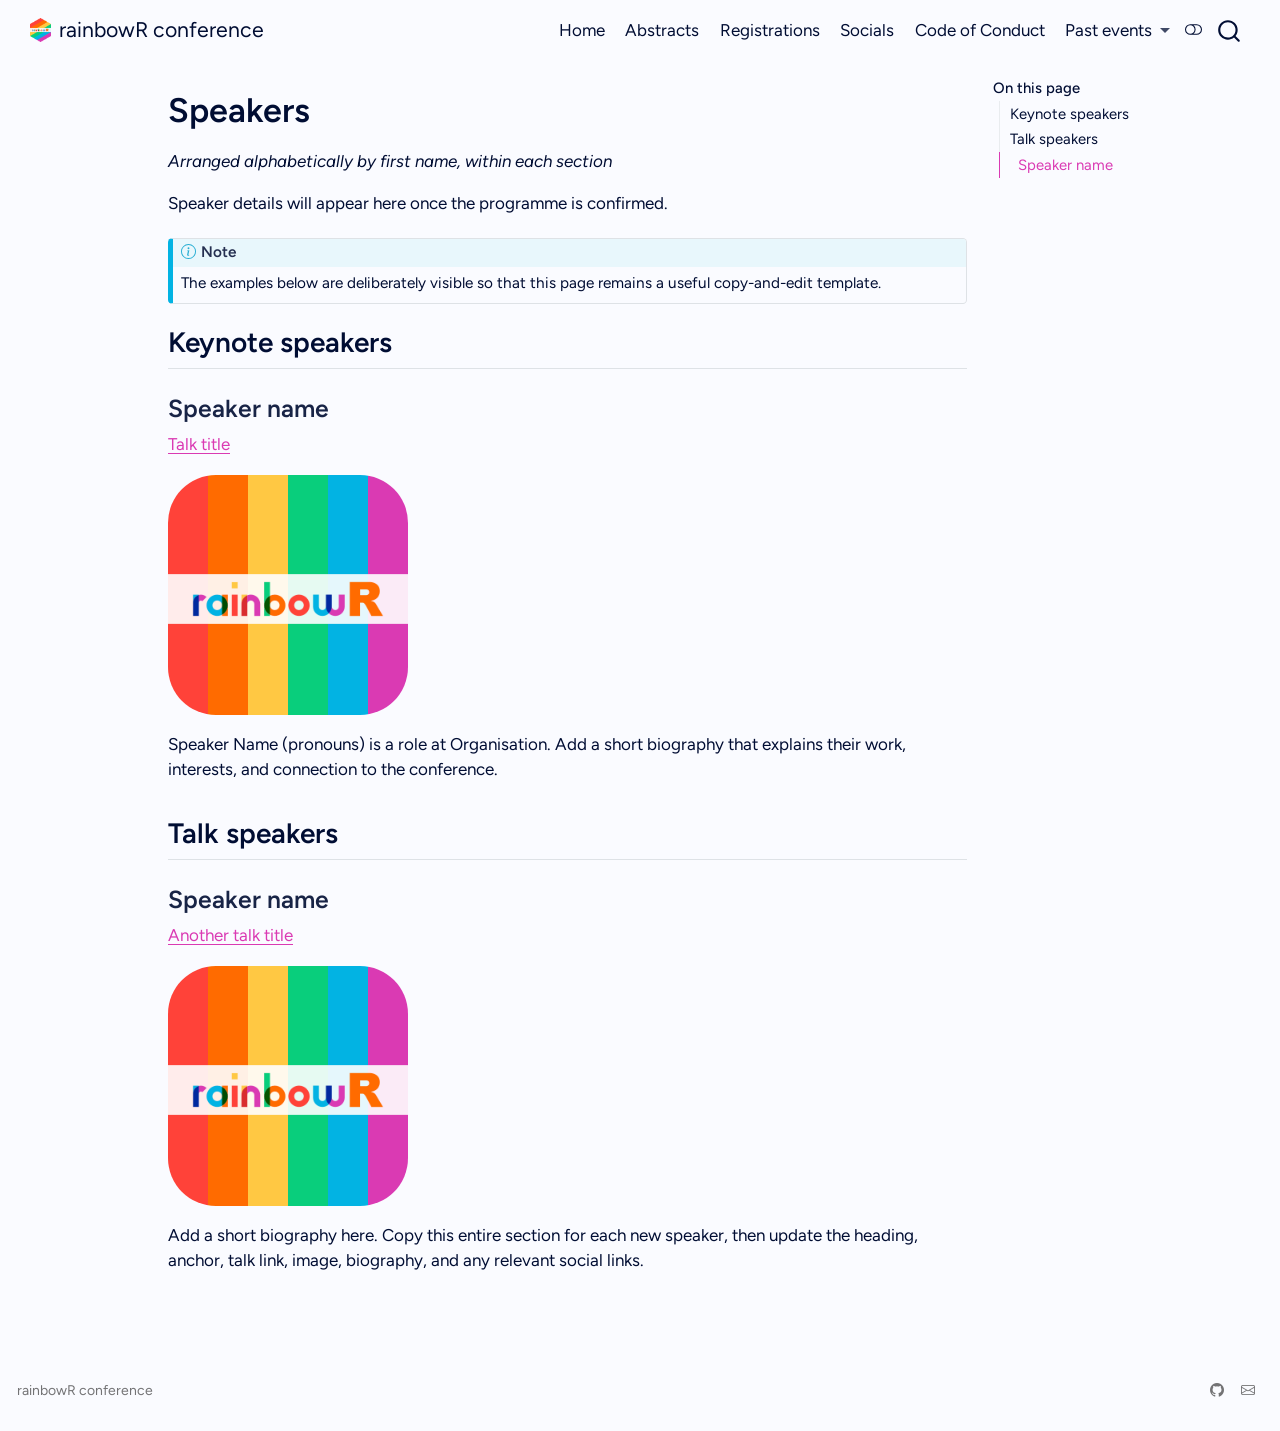
<file: speakers.html>
<!DOCTYPE html>
<html xmlns="http://www.w3.org/1999/xhtml" lang="en" xml:lang="en"><head>

<meta charset="utf-8">
<meta name="generator" content="quarto-1.9.38">

<meta name="viewport" content="width=device-width, initial-scale=1.0, user-scalable=yes">


<title>Speakers – rainbowR conference</title>
<style>
/* Default styles provided by pandoc.
** See https://pandoc.org/MANUAL.html#variables-for-html for config info.
*/
code{white-space: pre-wrap;}
span.smallcaps{font-variant: small-caps;}
div.columns{display: flex; gap: min(4vw, 1.5em);}
div.column{flex: auto; overflow-x: auto;}
div.hanging-indent{margin-left: 1.5em; text-indent: -1.5em;}
ul.task-list{list-style: none;}
ul.task-list li input[type="checkbox"] {
  width: 0.8em;
  margin: 0 0.8em 0.2em -1em; /* quarto-specific, see https://github.com/quarto-dev/quarto-cli/issues/4556 */ 
  vertical-align: middle;
}
</style>


<script src="site_libs/quarto-nav/quarto-nav.js"></script>
<script src="site_libs/quarto-nav/headroom.min.js"></script>
<script src="site_libs/clipboard/clipboard.min.js"></script>
<script src="site_libs/quarto-search/autocomplete.umd.js"></script>
<script src="site_libs/quarto-search/fuse.min.js"></script>
<script src="site_libs/quarto-search/quarto-search.js"></script>
<meta name="quarto:offset" content="./">
<link href="./images/rainbow-hex-square.png" rel="icon" type="image/png">
<script src="site_libs/quarto-html/quarto.js" type="module"></script>
<script src="site_libs/quarto-html/tabsets/tabsets.js" type="module"></script>
<script src="site_libs/quarto-html/popper.min.js"></script>
<script src="site_libs/quarto-html/tippy.umd.min.js"></script>
<script src="site_libs/quarto-html/anchor.min.js"></script>
<link href="site_libs/quarto-html/tippy.css" rel="stylesheet">
<link href="site_libs/quarto-html/quarto-syntax-highlighting-7fb49733e5ee94f68dc2a6f9c8534044.css" rel="stylesheet" class="quarto-color-scheme" id="quarto-text-highlighting-styles">
<link href="site_libs/quarto-html/quarto-syntax-highlighting-dark-79c09c6f51b1d1d5d9f085c2ee957520.css" rel="stylesheet" class="quarto-color-scheme quarto-color-alternate" id="quarto-text-highlighting-styles">
<link href="site_libs/quarto-html/quarto-syntax-highlighting-7fb49733e5ee94f68dc2a6f9c8534044.css" rel="stylesheet" class="quarto-color-scheme-extra" id="quarto-text-highlighting-styles">
<script src="site_libs/bootstrap/bootstrap.min.js"></script>
<link href="site_libs/bootstrap/bootstrap-icons.css" rel="stylesheet">
<link href="site_libs/bootstrap/bootstrap-a741489e085d508e864bdbec97f29b47.min.css" rel="stylesheet" append-hash="true" class="quarto-color-scheme" id="quarto-bootstrap" data-mode="light">
<link href="site_libs/bootstrap/bootstrap-dark-61cfa3917e1bb6692cb77ac7c244202c.min.css" rel="stylesheet" append-hash="true" class="quarto-color-scheme quarto-color-alternate" id="quarto-bootstrap" data-mode="dark">
<link href="site_libs/bootstrap/bootstrap-a741489e085d508e864bdbec97f29b47.min.css" rel="stylesheet" append-hash="true" class="quarto-color-scheme-extra" id="quarto-bootstrap" data-mode="light">
<script src="site_libs/quarto-contrib/iconify-3.0.0/iconify-icon.min.js"></script>
<script id="quarto-search-options" type="application/json">{
  "location": "navbar",
  "copy-button": false,
  "collapse-after": 3,
  "panel-placement": "end",
  "type": "overlay",
  "limit": 50,
  "keyboard-shortcut": [
    "f",
    "/",
    "s"
  ],
  "show-item-context": false,
  "language": {
    "search-no-results-text": "No results",
    "search-matching-documents-text": "matching documents",
    "search-copy-link-title": "Copy link to search",
    "search-hide-matches-text": "Hide additional matches",
    "search-more-match-text": "more match in this document",
    "search-more-matches-text": "more matches in this document",
    "search-clear-button-title": "Clear",
    "search-text-placeholder": "",
    "search-detached-cancel-button-title": "Cancel",
    "search-submit-button-title": "Submit",
    "search-label": "Search"
  }
}</script>
<style>html{ scroll-behavior: smooth; }</style>


<meta property="og:title" content="Speakers – rainbowR conference">
<meta property="og:description" content="">
<meta property="og:image" content="https://r-lgbtq.github.io/conference2027/images/rainbowR-square.png">
<meta property="og:site_name" content="rainbowR conference">
<meta property="og:image:alt" content="Placeholder for speaker photograph">
<meta property="og:image:height" content="600">
<meta property="og:image:width" content="600">
</head>

<body class="nav-fixed quarto-light"><script id="quarto-html-before-body" type="application/javascript">
    const toggleBodyColorMode = (bsSheetEl) => {
      const mode = bsSheetEl.getAttribute("data-mode");
      const bodyEl = window.document.querySelector("body");
      if (mode === "dark") {
        bodyEl.classList.add("quarto-dark");
        bodyEl.classList.remove("quarto-light");
      } else {
        bodyEl.classList.add("quarto-light");
        bodyEl.classList.remove("quarto-dark");
      }
    }
    const toggleBodyColorPrimary = () => {
      const bsSheetEl = window.document.querySelector("link#quarto-bootstrap:not([rel=disabled-stylesheet])");
      if (bsSheetEl) {
        toggleBodyColorMode(bsSheetEl);
      }
    }
    const setColorSchemeToggle = (alternate) => {
      const toggles = window.document.querySelectorAll('.quarto-color-scheme-toggle');
      for (let i=0; i < toggles.length; i++) {
        const toggle = toggles[i];
        if (toggle) {
          if (alternate) {
            toggle.classList.add("alternate");
          } else {
            toggle.classList.remove("alternate");
          }
        }
      }
    };
    const toggleColorMode = (alternate) => {
      // Switch the stylesheets
      const primaryStylesheets = window.document.querySelectorAll('link.quarto-color-scheme:not(.quarto-color-alternate)');
      const alternateStylesheets = window.document.querySelectorAll('link.quarto-color-scheme.quarto-color-alternate');
      manageTransitions('#quarto-margin-sidebar .nav-link', false);
      if (alternate) {
        // note: dark is layered on light, we don't disable primary!
        enableStylesheet(alternateStylesheets);
        for (const sheetNode of alternateStylesheets) {
          if (sheetNode.id === "quarto-bootstrap") {
            toggleBodyColorMode(sheetNode);
          }
        }
      } else {
        disableStylesheet(alternateStylesheets);
        enableStylesheet(primaryStylesheets)
        toggleBodyColorPrimary();
      }
      manageTransitions('#quarto-margin-sidebar .nav-link', true);
      // Switch the toggles
      setColorSchemeToggle(alternate)
      // Hack to workaround the fact that safari doesn't
      // properly recolor the scrollbar when toggling (#1455)
      if (navigator.userAgent.indexOf('Safari') > 0 && navigator.userAgent.indexOf('Chrome') == -1) {
        manageTransitions("body", false);
        window.scrollTo(0, 1);
        setTimeout(() => {
          window.scrollTo(0, 0);
          manageTransitions("body", true);
        }, 40);
      }
    }
    const disableStylesheet = (stylesheets) => {
      for (let i=0; i < stylesheets.length; i++) {
        const stylesheet = stylesheets[i];
        stylesheet.rel = 'disabled-stylesheet';
      }
    }
    const enableStylesheet = (stylesheets) => {
      for (let i=0; i < stylesheets.length; i++) {
        const stylesheet = stylesheets[i];
        if(stylesheet.rel !== 'stylesheet') { // for Chrome, which will still FOUC without this check
          stylesheet.rel = 'stylesheet';
        }
      }
    }
    const manageTransitions = (selector, allowTransitions) => {
      const els = window.document.querySelectorAll(selector);
      for (let i=0; i < els.length; i++) {
        const el = els[i];
        if (allowTransitions) {
          el.classList.remove('notransition');
        } else {
          el.classList.add('notransition');
        }
      }
    }
    const isFileUrl = () => {
      return window.location.protocol === 'file:';
    }
    const hasAlternateSentinel = () => {
      let styleSentinel = getColorSchemeSentinel();
      if (styleSentinel !== null) {
        return styleSentinel === "alternate";
      } else {
        return false;
      }
    }
    const setStyleSentinel = (alternate) => {
      const value = alternate ? "alternate" : "default";
      if (!isFileUrl()) {
        window.localStorage.setItem("quarto-color-scheme", value);
      } else {
        localAlternateSentinel = value;
      }
    }
    const getColorSchemeSentinel = () => {
      if (!isFileUrl()) {
        const storageValue = window.localStorage.getItem("quarto-color-scheme");
        return storageValue != null ? storageValue : localAlternateSentinel;
      } else {
        return localAlternateSentinel;
      }
    }
    const toggleGiscusIfUsed = (isAlternate, darkModeDefault) => {
      const baseTheme = document.querySelector('#giscus-base-theme')?.value ?? 'light';
      const alternateTheme = document.querySelector('#giscus-alt-theme')?.value ?? 'dark';
      let newTheme = '';
      if(authorPrefersDark) {
        newTheme = isAlternate ? baseTheme : alternateTheme;
      } else {
        newTheme = isAlternate ? alternateTheme : baseTheme;
      }
      const changeGiscusTheme = () => {
        // From: https://github.com/giscus/giscus/issues/336
        const sendMessage = (message) => {
          const iframe = document.querySelector('iframe.giscus-frame');
          if (!iframe) return;
          iframe.contentWindow.postMessage({ giscus: message }, 'https://giscus.app');
        }
        sendMessage({
          setConfig: {
            theme: newTheme
          }
        });
      }
      const isGiscussLoaded = window.document.querySelector('iframe.giscus-frame') !== null;
      if (isGiscussLoaded) {
        changeGiscusTheme();
      }
    };
    const authorPrefersDark = false;
    const darkModeDefault = authorPrefersDark;
      document.querySelector('link#quarto-text-highlighting-styles.quarto-color-scheme-extra').rel = 'disabled-stylesheet';
      document.querySelector('link#quarto-bootstrap.quarto-color-scheme-extra').rel = 'disabled-stylesheet';
    let localAlternateSentinel = darkModeDefault ? 'alternate' : 'default';
    // Dark / light mode switch
    window.quartoToggleColorScheme = () => {
      // Read the current dark / light value
      let toAlternate = !hasAlternateSentinel();
      toggleColorMode(toAlternate);
      setStyleSentinel(toAlternate);
      toggleGiscusIfUsed(toAlternate, darkModeDefault);
      window.dispatchEvent(new Event('resize'));
    };
    // Switch to dark mode if need be
    if (hasAlternateSentinel()) {
      toggleColorMode(true);
    } else {
      toggleColorMode(false);
    }
  </script>

<div id="quarto-search-results"></div>
  <header id="quarto-header" class="headroom fixed-top">
    <nav class="navbar navbar-expand-lg " data-bs-theme="dark">
      <div class="navbar-container container-fluid">
      <div class="navbar-brand-container mx-auto">
    <a href="./index.html" class="navbar-brand navbar-brand-logo">
    <img src="./images/rainbowR-hex.png" alt="" class="navbar-logo light-content">
    <img src="./images/rainbowR-hex.png" alt="" class="navbar-logo dark-content">
    </a>
    <a class="navbar-brand" href="./index.html">
    <span class="navbar-title">rainbowR conference</span>
    </a>
  </div>
            <div id="quarto-search" class="" title="Search"></div>
          <button class="navbar-toggler" type="button" data-bs-toggle="collapse" data-bs-target="#navbarCollapse" aria-controls="navbarCollapse" role="menu" aria-expanded="false" aria-label="Toggle navigation" onclick="if (window.quartoToggleHeadroom) { window.quartoToggleHeadroom(); }">
  <span class="navbar-toggler-icon"></span>
</button>
          <div class="collapse navbar-collapse" id="navbarCollapse">
            <ul class="navbar-nav navbar-nav-scroll ms-auto">
  <li class="nav-item">
    <a class="nav-link" href="./index.html"> 
<span class="menu-text">Home</span></a>
  </li>  
  <li class="nav-item">
    <a class="nav-link" href="./abstracts.html"> 
<span class="menu-text">Abstracts</span></a>
  </li>  
  <li class="nav-item">
    <a class="nav-link" href="./registrations.html"> 
<span class="menu-text">Registrations</span></a>
  </li>  
  <li class="nav-item">
    <a class="nav-link" href="./socials.html"> 
<span class="menu-text">Socials</span></a>
  </li>  
  <li class="nav-item">
    <a class="nav-link" href="./CoC.html"> 
<span class="menu-text">Code of Conduct</span></a>
  </li>  
  <li class="nav-item dropdown ">
    <a class="nav-link dropdown-toggle" href="#" id="nav-menu-past-events" role="link" data-bs-toggle="dropdown" aria-expanded="false">
 <span class="menu-text">Past events</span>
    </a>
    <ul class="dropdown-menu dropdown-menu-end" aria-labelledby="nav-menu-past-events">    
        <li>
    <a class="dropdown-item" href="https://conference2026.rainbowr.org">
 <span class="dropdown-text">rainbowR conference 2026</span></a>
  </li>  
    </ul>
  </li>
</ul>
          </div> <!-- /navcollapse -->
            <div class="quarto-navbar-tools">
  <a href="" class="quarto-color-scheme-toggle quarto-navigation-tool  px-1" onclick="window.quartoToggleColorScheme(); return false;" title="Toggle dark mode"><i class="bi"></i></a>
</div>
      </div> <!-- /container-fluid -->
    </nav>
</header>
<!-- content -->
<div id="quarto-content" class="quarto-container page-columns page-rows-contents page-layout-article page-navbar">
<!-- sidebar -->
<!-- margin-sidebar -->
    <div id="quarto-margin-sidebar" class="sidebar margin-sidebar">
        <nav id="TOC" role="doc-toc" class="toc-active">
    <h2 id="toc-title">On this page</h2>
   
  <ul>
  <li><a href="#keynote-speakers" id="toc-keynote-speakers" class="nav-link active" data-scroll-target="#keynote-speakers">Keynote speakers</a>
  <ul class="collapse">
  <li><a href="#speaker-name" id="toc-speaker-name" class="nav-link" data-scroll-target="#speaker-name">Speaker name</a></li>
  </ul></li>
  <li><a href="#talk-speakers" id="toc-talk-speakers" class="nav-link" data-scroll-target="#talk-speakers">Talk speakers</a>
  <ul class="collapse">
  <li><a href="#another-speaker" id="toc-another-speaker" class="nav-link" data-scroll-target="#another-speaker">Speaker name</a></li>
  </ul></li>
  </ul>
</nav>
    </div>
<!-- main -->
<main class="content" id="quarto-document-content">


<header id="title-block-header" class="quarto-title-block default">
<div class="quarto-title">
<h1 class="title">Speakers</h1>
</div>



<div class="quarto-title-meta">

    
  
    
  </div>
  


</header>


<p><em>Arranged alphabetically by first name, within each section</em></p>
<p>Speaker details will appear here once the programme is confirmed.</p>
<div class="callout callout-style-default callout-note callout-titled">
<div class="callout-header d-flex align-content-center">
<div class="callout-icon-container">
<i class="callout-icon"></i>
</div>
<div class="callout-title-container flex-fill">
Note
</div>
</div>
<div class="callout-body-container callout-body">
<p>The examples below are deliberately visible so that this page remains a useful copy-and-edit template.</p>
</div>
</div>
<section id="keynote-speakers" class="level2">
<h2 class="anchored" data-anchor-id="keynote-speakers">Keynote speakers</h2>
<section id="speaker-name" class="level3">
<h3 class="anchored" data-anchor-id="speaker-name">Speaker name</h3>
<p><a href="./talks.html#talk-slug">Talk title</a></p>
<p><img src="images/rainbowR-square.png" class="person-img img-fluid" style="width:30.0%" alt="Placeholder for speaker photograph"></p>
<p>Speaker Name (pronouns) is a role at Organisation. Add a short biography that explains their work, interests, and connection to the conference.</p>
<!--
[ Website](URL){.btn .icon-link}
[ GitHub](https://github.com/USERNAME){.btn .icon-link}
[ Mastodon](URL){.btn .icon-link}
[ Bluesky](https://bsky.app/profile/HANDLE){.btn .icon-link}
[ LinkedIn](https://www.linkedin.com/in/HANDLE){.btn .icon-link}
-->
<!--
PREVIOUS CONFERENCE REFERENCE (2026)

---
title: Speakers
toc: true
---
*Arranged alphabetically by first name, within each section*

## Keynote speakers

### Daphna Harel

[Studying queer data while living it: Positionality, power, and practice](talks.qmd#daphna-harel)

![](images/people/daphna-harel.png){.person-img width="30%"}

Daphna Harel (she/her) is an Associate Professor of Applied Statistics at the Steinhardt School of Culture, Education, and Human Development at New York University. Her research focuses on survey design and analysis, particularly in situations where obtaining meaningful measurements is hard. She aims to improve the quality of survey research by designing better questions, reducing burden on survey respondents, and providing better and more advanced methods for data analysis. Daphna believes that statistical analysis should be conducted in an effort to improve society and quality of life for all people. Her recent work with the NYU QUEER data lab focuses on work at the intersection of LGBTQIA+ lives and statistics, developing new methods to better understand and serve the community.

[ Website](https://steinhardt.nyu.edu/people/daphna-harel){.btn .icon-link}
[ Bluesky](https://bsky.app/profile/daphna.bsky.social){.btn .icon-link}
[ LinkedIn](https://www.linkedin.com/in/daphna-harel-061b9441/){.btn .icon-link}

### Hadley Wickham

[Claude Code for R](talks.qmd#hadley-wickham)

![](images/people/hadley-wickham.jpeg){.person-img width="30%"}

Hadley is Chief Scientist at Posit PBC, winner of the 2019 COPSS award, and a member of the R Foundation. He builds tools (both computational and cognitive) to make data science easier, faster, and more fun. His work includes packages for data science (like the tidyverse, which includes ggplot2, dplyr, and tidyr) and principled software development (e.g. roxygen2, testthat, and pkgdown). He is also a writer, educator, and speaker promoting the use of R for data science. Learn more on his website, <http://hadley.nz>.

[ Website](http://hadley.nz){.btn .icon-link}
[ Bluesky](https://bsky.app/profile/hadley.nz){.btn .icon-link}

## Regular talk speakers

### Chris Battiston

[Intersectionality in LGBTQ+ health research: Practical analysis in R using upset plots)](talks.qmd#talks_1)

![](images/people/chris-battiston.png){.person-img width="30%"}

Chris has over 20 years’ experience as a database administrator / data analyst, with more than half of that in healthcare.  He has been a REDCap Administrator for over 10 years and has won numerous awards for training documentation and community involvement.  He has extensive experience in survey design and methodology, data quality, regulations, validation, and training users.  He volunteers with a number of organizations supporting marginalized populations in data science, data management, and various committees on REDCap.  When he’s not geeking out in front of a computer, he’s spending time with his wife and young son.

[ Website](https://www.womenscollegehospital.ca/meet-chris-battiston/){.btn .icon-link}
[ GitHub](https://github.com/darthpathos76){.btn .icon-link}

### J. Audra Williams

[Belonging is political: Measuring queer sense of belonging in Higher Ed using R](talks.qmd#talks_2)

![](images/people/j-audra-williams.jpg){.person-img width="30%"}

J. Audra Williams (he/they) is second-year Educational Policy and Evaluation PhD student in the Mary Lou Fulton College for Teaching and Learning Innovation at Arizona State University. J. Audra's research centers the stories and narratives of queer and trans students, staff, and faculty in colleges and universities. He is specifically interested in challenging the tragic trope that is often portrayed for queer and trans people and instead highlighting aspects of queer joy. J. Audra has a growing interest in incorporating QuantCrit and QueerQuant methodologies, bringing critical perspectives to quantitative research on LGBTQ+ experiences in higher education.

[ LinkedIn](https://www.linkedin.com/in/jawillms/){.btn .icon-link}

-->
</section>
</section>
<section id="talk-speakers" class="level2">
<h2 class="anchored" data-anchor-id="talk-speakers">Talk speakers</h2>
<section id="another-speaker" class="level3">
<h3 class="anchored" data-anchor-id="another-speaker">Speaker name</h3>
<p><a href="./talks.html#another-talk-slug">Another talk title</a></p>
<p><img src="images/rainbowR-square.png" class="person-img img-fluid" style="width:30.0%" alt="Placeholder for speaker photograph"></p>
<p>Add a short biography here. Copy this entire section for each new speaker, then update the heading, anchor, talk link, image, biography, and any relevant social links.</p>
<!--
[ Website](URL){.btn .icon-link}
[ GitHub](https://github.com/USERNAME){.btn .icon-link}
[ Mastodon](URL){.btn .icon-link}
[ Bluesky](https://bsky.app/profile/HANDLE){.btn .icon-link}
[ LinkedIn](https://www.linkedin.com/in/HANDLE){.btn .icon-link}
-->
<!--
SPEAKER ENTRY CHECKLIST
- Use a lowercase, hyphenated anchor: ### Name {#name}
- Link to the matching talk anchor on talks.qmd
- Put photos in images/people/ and provide useful alt text
- Include only links the speaker has agreed to share
-->


</section>
</section>

</main> <!-- /main -->
<script id="quarto-html-after-body" type="application/javascript">
  window.document.addEventListener("DOMContentLoaded", function (event) {
    // Ensure there is a toggle, if there isn't float one in the top right
    if (window.document.querySelector('.quarto-color-scheme-toggle') === null) {
      const a = window.document.createElement('a');
      a.classList.add('top-right');
      a.classList.add('quarto-color-scheme-toggle');
      a.href = "";
      a.onclick = function() { try { window.quartoToggleColorScheme(); } catch {} return false; };
      const i = window.document.createElement("i");
      i.classList.add('bi');
      a.appendChild(i);
      window.document.body.appendChild(a);
    }
    setColorSchemeToggle(hasAlternateSentinel())
    const icon = "";
    const anchorJS = new window.AnchorJS();
    anchorJS.options = {
      placement: 'right',
      icon: icon
    };
    anchorJS.add('.anchored');
    const isCodeAnnotation = (el) => {
      for (const clz of el.classList) {
        if (clz.startsWith('code-annotation-')) {                     
          return true;
        }
      }
      return false;
    }
    const onCopySuccess = function(e) {
      // button target
      const button = e.trigger;
      // don't keep focus
      button.blur();
      // flash "checked"
      button.classList.add('code-copy-button-checked');
      var currentTitle = button.getAttribute("title");
      button.setAttribute("title", "Copied!");
      let tooltip;
      if (window.bootstrap) {
        button.setAttribute("data-bs-toggle", "tooltip");
        button.setAttribute("data-bs-placement", "left");
        button.setAttribute("data-bs-title", "Copied!");
        tooltip = new bootstrap.Tooltip(button, 
          { trigger: "manual", 
            customClass: "code-copy-button-tooltip",
            offset: [0, -8]});
        tooltip.show();    
      }
      setTimeout(function() {
        if (tooltip) {
          tooltip.hide();
          button.removeAttribute("data-bs-title");
          button.removeAttribute("data-bs-toggle");
          button.removeAttribute("data-bs-placement");
        }
        button.setAttribute("title", currentTitle);
        button.classList.remove('code-copy-button-checked');
      }, 1000);
      // clear code selection
      e.clearSelection();
    }
    const getTextToCopy = function(trigger) {
      const outerScaffold = trigger.parentElement.cloneNode(true);
      const codeEl = outerScaffold.querySelector('code');
      for (const childEl of codeEl.children) {
        if (isCodeAnnotation(childEl)) {
          childEl.remove();
        }
      }
      return codeEl.innerText;
    }
    const clipboard = new window.ClipboardJS('.code-copy-button:not([data-in-quarto-modal])', {
      text: getTextToCopy
    });
    clipboard.on('success', onCopySuccess);
    if (window.document.getElementById('quarto-embedded-source-code-modal')) {
      const clipboardModal = new window.ClipboardJS('.code-copy-button[data-in-quarto-modal]', {
        text: getTextToCopy,
        container: window.document.getElementById('quarto-embedded-source-code-modal')
      });
      clipboardModal.on('success', onCopySuccess);
    }
      var localhostRegex = new RegExp(/^(?:http|https):\/\/localhost\:?[0-9]*\//);
      var mailtoRegex = new RegExp(/^mailto:/);
        var filterRegex = new RegExp("https:\/\/r-lgbtq\.github\.io\/conference2027\/");
      var isInternal = (href) => {
          return filterRegex.test(href) || localhostRegex.test(href) || mailtoRegex.test(href);
      }
      // Inspect non-navigation links and adorn them if external
     var links = window.document.querySelectorAll('a[href]:not(.nav-link):not(.navbar-brand):not(.toc-action):not(.sidebar-link):not(.sidebar-item-toggle):not(.pagination-link):not(.no-external):not([aria-hidden]):not(.dropdown-item):not(.quarto-navigation-tool):not(.about-link)');
      for (var i=0; i<links.length; i++) {
        const link = links[i];
        if (!isInternal(link.href)) {
          // undo the damage that might have been done by quarto-nav.js in the case of
          // links that we want to consider external
          if (link.dataset.originalHref !== undefined) {
            link.href = link.dataset.originalHref;
          }
        }
      }
    function tippyHover(el, contentFn, onTriggerFn, onUntriggerFn) {
      const config = {
        allowHTML: true,
        maxWidth: 500,
        delay: 100,
        arrow: false,
        appendTo: function(el) {
            return el.parentElement;
        },
        interactive: true,
        interactiveBorder: 10,
        theme: 'quarto',
        placement: 'bottom-start',
      };
      if (contentFn) {
        config.content = contentFn;
      }
      if (onTriggerFn) {
        config.onTrigger = onTriggerFn;
      }
      if (onUntriggerFn) {
        config.onUntrigger = onUntriggerFn;
      }
      window.tippy(el, config); 
    }
    const noterefs = window.document.querySelectorAll('a[role="doc-noteref"]');
    for (var i=0; i<noterefs.length; i++) {
      const ref = noterefs[i];
      tippyHover(ref, function() {
        // use id or data attribute instead here
        let href = ref.getAttribute('data-footnote-href') || ref.getAttribute('href');
        try { href = new URL(href).hash; } catch {}
        const id = href.replace(/^#\/?/, "");
        const note = window.document.getElementById(id);
        if (note) {
          return note.innerHTML;
        } else {
          return "";
        }
      });
    }
    const xrefs = window.document.querySelectorAll('a.quarto-xref');
    const processXRef = (id, note) => {
      // Strip column container classes
      const stripColumnClz = (el) => {
        el.classList.remove("page-full", "page-columns");
        if (el.children) {
          for (const child of el.children) {
            stripColumnClz(child);
          }
        }
      }
      stripColumnClz(note)
      if (id === null || id.startsWith('sec-')) {
        // Special case sections, only their first couple elements
        const container = document.createElement("div");
        if (note.children && note.children.length > 2) {
          container.appendChild(note.children[0].cloneNode(true));
          for (let i = 1; i < note.children.length; i++) {
            const child = note.children[i];
            if (child.tagName === "P" && child.innerText === "") {
              continue;
            } else {
              container.appendChild(child.cloneNode(true));
              break;
            }
          }
          if (window.Quarto?.typesetMath) {
            window.Quarto.typesetMath(container);
          }
          return container.innerHTML
        } else {
          if (window.Quarto?.typesetMath) {
            window.Quarto.typesetMath(note);
          }
          return note.innerHTML;
        }
      } else {
        // Remove any anchor links if they are present
        const anchorLink = note.querySelector('a.anchorjs-link');
        if (anchorLink) {
          anchorLink.remove();
        }
        if (window.Quarto?.typesetMath) {
          window.Quarto.typesetMath(note);
        }
        if (note.classList.contains("callout")) {
          return note.outerHTML;
        } else {
          return note.innerHTML;
        }
      }
    }
    for (var i=0; i<xrefs.length; i++) {
      const xref = xrefs[i];
      tippyHover(xref, undefined, function(instance) {
        instance.disable();
        let url = xref.getAttribute('href');
        let hash = undefined; 
        if (url.startsWith('#')) {
          hash = url;
        } else {
          try { hash = new URL(url).hash; } catch {}
        }
        if (hash) {
          const id = hash.replace(/^#\/?/, "");
          const note = window.document.getElementById(id);
          if (note !== null) {
            try {
              const html = processXRef(id, note.cloneNode(true));
              instance.setContent(html);
            } finally {
              instance.enable();
              instance.show();
            }
          } else {
            // See if we can fetch this
            fetch(url.split('#')[0])
            .then(res => res.text())
            .then(html => {
              const parser = new DOMParser();
              const htmlDoc = parser.parseFromString(html, "text/html");
              const note = htmlDoc.getElementById(id);
              if (note !== null) {
                const html = processXRef(id, note);
                instance.setContent(html);
              } 
            }).finally(() => {
              instance.enable();
              instance.show();
            });
          }
        } else {
          // See if we can fetch a full url (with no hash to target)
          // This is a special case and we should probably do some content thinning / targeting
          fetch(url)
          .then(res => res.text())
          .then(html => {
            const parser = new DOMParser();
            const htmlDoc = parser.parseFromString(html, "text/html");
            const note = htmlDoc.querySelector('main.content');
            if (note !== null) {
              // This should only happen for chapter cross references
              // (since there is no id in the URL)
              // remove the first header
              if (note.children.length > 0 && note.children[0].tagName === "HEADER") {
                note.children[0].remove();
              }
              const html = processXRef(null, note);
              instance.setContent(html);
            } 
          }).finally(() => {
            instance.enable();
            instance.show();
          });
        }
      }, function(instance) {
      });
    }
        let selectedAnnoteEl;
        const selectorForAnnotation = ( cell, annotation) => {
          let cellAttr = 'data-code-cell="' + cell + '"';
          let lineAttr = 'data-code-annotation="' +  annotation + '"';
          const selector = 'span[' + cellAttr + '][' + lineAttr + ']';
          return selector;
        }
        const selectCodeLines = (annoteEl) => {
          const doc = window.document;
          const targetCell = annoteEl.getAttribute("data-target-cell");
          const targetAnnotation = annoteEl.getAttribute("data-target-annotation");
          const annoteSpan = window.document.querySelector(selectorForAnnotation(targetCell, targetAnnotation));
          const lines = annoteSpan.getAttribute("data-code-lines").split(",");
          const lineIds = lines.map((line) => {
            return targetCell + "-" + line;
          })
          let top = null;
          let height = null;
          let parent = null;
          if (lineIds.length > 0) {
              //compute the position of the single el (top and bottom and make a div)
              const el = window.document.getElementById(lineIds[0]);
              top = el.offsetTop;
              height = el.offsetHeight;
              parent = el.parentElement.parentElement;
            if (lineIds.length > 1) {
              const lastEl = window.document.getElementById(lineIds[lineIds.length - 1]);
              const bottom = lastEl.offsetTop + lastEl.offsetHeight;
              height = bottom - top;
            }
            if (top !== null && height !== null && parent !== null) {
              // cook up a div (if necessary) and position it 
              let div = window.document.getElementById("code-annotation-line-highlight");
              if (div === null) {
                div = window.document.createElement("div");
                div.setAttribute("id", "code-annotation-line-highlight");
                div.style.position = 'absolute';
                parent.appendChild(div);
              }
              div.style.top = top - 2 + "px";
              div.style.height = height + 4 + "px";
              div.style.left = 0;
              let gutterDiv = window.document.getElementById("code-annotation-line-highlight-gutter");
              if (gutterDiv === null) {
                gutterDiv = window.document.createElement("div");
                gutterDiv.setAttribute("id", "code-annotation-line-highlight-gutter");
                gutterDiv.style.position = 'absolute';
                const codeCell = window.document.getElementById(targetCell);
                const gutter = codeCell.querySelector('.code-annotation-gutter');
                gutter.appendChild(gutterDiv);
              }
              gutterDiv.style.top = top - 2 + "px";
              gutterDiv.style.height = height + 4 + "px";
            }
            selectedAnnoteEl = annoteEl;
          }
        };
        const unselectCodeLines = () => {
          const elementsIds = ["code-annotation-line-highlight", "code-annotation-line-highlight-gutter"];
          elementsIds.forEach((elId) => {
            const div = window.document.getElementById(elId);
            if (div) {
              div.remove();
            }
          });
          selectedAnnoteEl = undefined;
        };
          // Handle positioning of the toggle
      window.addEventListener(
        "resize",
        throttle(() => {
          elRect = undefined;
          if (selectedAnnoteEl) {
            selectCodeLines(selectedAnnoteEl);
          }
        }, 10)
      );
      function throttle(fn, ms) {
      let throttle = false;
      let timer;
        return (...args) => {
          if(!throttle) { // first call gets through
              fn.apply(this, args);
              throttle = true;
          } else { // all the others get throttled
              if(timer) clearTimeout(timer); // cancel #2
              timer = setTimeout(() => {
                fn.apply(this, args);
                timer = throttle = false;
              }, ms);
          }
        };
      }
        // Attach click handler to the DT
        const annoteDls = window.document.querySelectorAll('dt[data-target-cell]');
        for (const annoteDlNode of annoteDls) {
          annoteDlNode.addEventListener('click', (event) => {
            const clickedEl = event.target;
            if (clickedEl !== selectedAnnoteEl) {
              unselectCodeLines();
              const activeEl = window.document.querySelector('dt[data-target-cell].code-annotation-active');
              if (activeEl) {
                activeEl.classList.remove('code-annotation-active');
              }
              selectCodeLines(clickedEl);
              clickedEl.classList.add('code-annotation-active');
            } else {
              // Unselect the line
              unselectCodeLines();
              clickedEl.classList.remove('code-annotation-active');
            }
          });
        }
    const findCites = (el) => {
      const parentEl = el.parentElement;
      if (parentEl) {
        const cites = parentEl.dataset.cites;
        if (cites) {
          return {
            el,
            cites: cites.split(' ')
          };
        } else {
          return findCites(el.parentElement)
        }
      } else {
        return undefined;
      }
    };
    var bibliorefs = window.document.querySelectorAll('a[role="doc-biblioref"]');
    for (var i=0; i<bibliorefs.length; i++) {
      const ref = bibliorefs[i];
      const citeInfo = findCites(ref);
      if (citeInfo) {
        tippyHover(citeInfo.el, function() {
          var popup = window.document.createElement('div');
          citeInfo.cites.forEach(function(cite) {
            var citeDiv = window.document.createElement('div');
            citeDiv.classList.add('hanging-indent');
            citeDiv.classList.add('csl-entry');
            var biblioDiv = window.document.getElementById('ref-' + cite);
            if (biblioDiv) {
              citeDiv.innerHTML = biblioDiv.innerHTML;
            }
            popup.appendChild(citeDiv);
          });
          return popup.innerHTML;
        });
      }
    }
  });
  </script>
</div> <!-- /content -->
<footer class="footer">
  <div class="nav-footer">
    <div class="nav-footer-left">
<p>rainbowR conference</p>
</div>   
    <div class="nav-footer-center">
      &nbsp;
    </div>
    <div class="nav-footer-right">
      <ul class="footer-items list-unstyled">
    <li class="nav-item compact">
    <a class="nav-link" href="https://github.com/r-lgbtq">
      <i class="bi bi-github" role="img">
</i> 
    </a>
  </li>  
    <li class="nav-item compact">
    <a class="nav-link" href="mailto:hello@rainbowr.org">
      <i class="bi bi-envelope" role="img">
</i> 
    </a>
  </li>  
</ul>
    </div>
  </div>
</footer>




<script src="site_libs/quarto-html/zenscroll-min.js"></script>
</body></html>
</file>
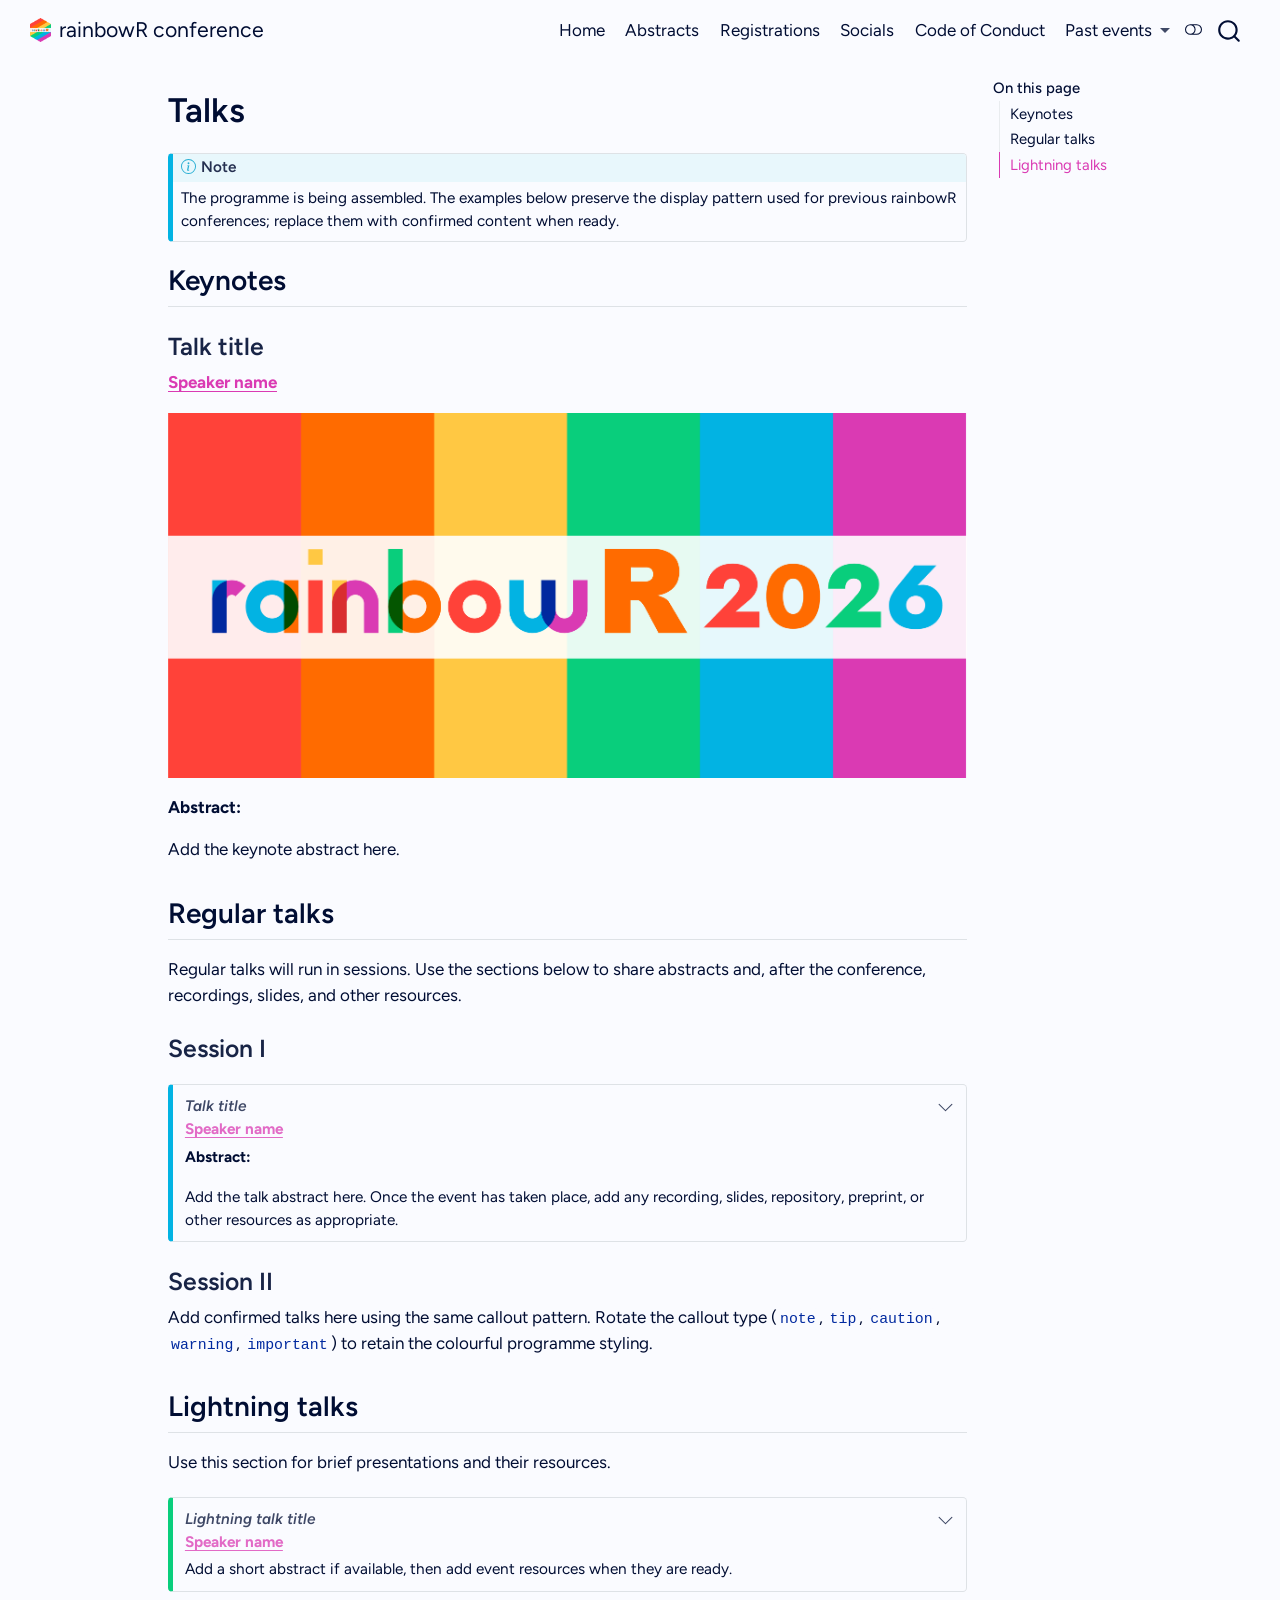
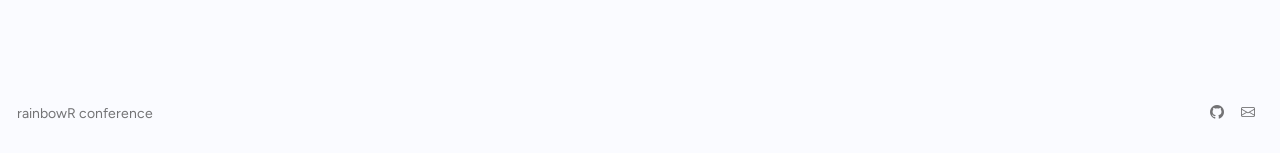
<file: talks.html>
<!DOCTYPE html>
<html xmlns="http://www.w3.org/1999/xhtml" lang="en" xml:lang="en"><head>

<meta charset="utf-8">
<meta name="generator" content="quarto-1.9.38">

<meta name="viewport" content="width=device-width, initial-scale=1.0, user-scalable=yes">


<title>Talks – rainbowR conference</title>
<style>
/* Default styles provided by pandoc.
** See https://pandoc.org/MANUAL.html#variables-for-html for config info.
*/
code{white-space: pre-wrap;}
span.smallcaps{font-variant: small-caps;}
div.columns{display: flex; gap: min(4vw, 1.5em);}
div.column{flex: auto; overflow-x: auto;}
div.hanging-indent{margin-left: 1.5em; text-indent: -1.5em;}
ul.task-list{list-style: none;}
ul.task-list li input[type="checkbox"] {
  width: 0.8em;
  margin: 0 0.8em 0.2em -1em; /* quarto-specific, see https://github.com/quarto-dev/quarto-cli/issues/4556 */ 
  vertical-align: middle;
}
</style>


<script src="site_libs/quarto-nav/quarto-nav.js"></script>
<script src="site_libs/quarto-nav/headroom.min.js"></script>
<script src="site_libs/clipboard/clipboard.min.js"></script>
<script src="site_libs/quarto-search/autocomplete.umd.js"></script>
<script src="site_libs/quarto-search/fuse.min.js"></script>
<script src="site_libs/quarto-search/quarto-search.js"></script>
<meta name="quarto:offset" content="./">
<link href="./images/rainbow-hex-square.png" rel="icon" type="image/png">
<script src="site_libs/quarto-html/quarto.js" type="module"></script>
<script src="site_libs/quarto-html/tabsets/tabsets.js" type="module"></script>
<script src="site_libs/quarto-html/popper.min.js"></script>
<script src="site_libs/quarto-html/tippy.umd.min.js"></script>
<script src="site_libs/quarto-html/anchor.min.js"></script>
<link href="site_libs/quarto-html/tippy.css" rel="stylesheet">
<link href="site_libs/quarto-html/quarto-syntax-highlighting-7fb49733e5ee94f68dc2a6f9c8534044.css" rel="stylesheet" class="quarto-color-scheme" id="quarto-text-highlighting-styles">
<link href="site_libs/quarto-html/quarto-syntax-highlighting-dark-79c09c6f51b1d1d5d9f085c2ee957520.css" rel="stylesheet" class="quarto-color-scheme quarto-color-alternate" id="quarto-text-highlighting-styles">
<link href="site_libs/quarto-html/quarto-syntax-highlighting-7fb49733e5ee94f68dc2a6f9c8534044.css" rel="stylesheet" class="quarto-color-scheme-extra" id="quarto-text-highlighting-styles">
<script src="site_libs/bootstrap/bootstrap.min.js"></script>
<link href="site_libs/bootstrap/bootstrap-icons.css" rel="stylesheet">
<link href="site_libs/bootstrap/bootstrap-a741489e085d508e864bdbec97f29b47.min.css" rel="stylesheet" append-hash="true" class="quarto-color-scheme" id="quarto-bootstrap" data-mode="light">
<link href="site_libs/bootstrap/bootstrap-dark-61cfa3917e1bb6692cb77ac7c244202c.min.css" rel="stylesheet" append-hash="true" class="quarto-color-scheme quarto-color-alternate" id="quarto-bootstrap" data-mode="dark">
<link href="site_libs/bootstrap/bootstrap-a741489e085d508e864bdbec97f29b47.min.css" rel="stylesheet" append-hash="true" class="quarto-color-scheme-extra" id="quarto-bootstrap" data-mode="light">
<script src="site_libs/quarto-contrib/iconify-3.0.0/iconify-icon.min.js"></script>
<script id="quarto-search-options" type="application/json">{
  "location": "navbar",
  "copy-button": false,
  "collapse-after": 3,
  "panel-placement": "end",
  "type": "overlay",
  "limit": 50,
  "keyboard-shortcut": [
    "f",
    "/",
    "s"
  ],
  "show-item-context": false,
  "language": {
    "search-no-results-text": "No results",
    "search-matching-documents-text": "matching documents",
    "search-copy-link-title": "Copy link to search",
    "search-hide-matches-text": "Hide additional matches",
    "search-more-match-text": "more match in this document",
    "search-more-matches-text": "more matches in this document",
    "search-clear-button-title": "Clear",
    "search-text-placeholder": "",
    "search-detached-cancel-button-title": "Cancel",
    "search-submit-button-title": "Submit",
    "search-label": "Search"
  }
}</script>
<style>html{ scroll-behavior: smooth; }</style>


<meta property="og:title" content="Talks – rainbowR conference">
<meta property="og:description" content="">
<meta property="og:image" content="https://r-lgbtq.github.io/conference2027/images/placeholder_opener_rainbow_rect.png">
<meta property="og:site_name" content="rainbowR conference">
<meta property="og:image:alt" content="RainbowR placeholder graphic">
<meta property="og:image:height" content="1567">
<meta property="og:image:width" content="3430">
</head>

<body class="nav-fixed quarto-light"><script id="quarto-html-before-body" type="application/javascript">
    const toggleBodyColorMode = (bsSheetEl) => {
      const mode = bsSheetEl.getAttribute("data-mode");
      const bodyEl = window.document.querySelector("body");
      if (mode === "dark") {
        bodyEl.classList.add("quarto-dark");
        bodyEl.classList.remove("quarto-light");
      } else {
        bodyEl.classList.add("quarto-light");
        bodyEl.classList.remove("quarto-dark");
      }
    }
    const toggleBodyColorPrimary = () => {
      const bsSheetEl = window.document.querySelector("link#quarto-bootstrap:not([rel=disabled-stylesheet])");
      if (bsSheetEl) {
        toggleBodyColorMode(bsSheetEl);
      }
    }
    const setColorSchemeToggle = (alternate) => {
      const toggles = window.document.querySelectorAll('.quarto-color-scheme-toggle');
      for (let i=0; i < toggles.length; i++) {
        const toggle = toggles[i];
        if (toggle) {
          if (alternate) {
            toggle.classList.add("alternate");
          } else {
            toggle.classList.remove("alternate");
          }
        }
      }
    };
    const toggleColorMode = (alternate) => {
      // Switch the stylesheets
      const primaryStylesheets = window.document.querySelectorAll('link.quarto-color-scheme:not(.quarto-color-alternate)');
      const alternateStylesheets = window.document.querySelectorAll('link.quarto-color-scheme.quarto-color-alternate');
      manageTransitions('#quarto-margin-sidebar .nav-link', false);
      if (alternate) {
        // note: dark is layered on light, we don't disable primary!
        enableStylesheet(alternateStylesheets);
        for (const sheetNode of alternateStylesheets) {
          if (sheetNode.id === "quarto-bootstrap") {
            toggleBodyColorMode(sheetNode);
          }
        }
      } else {
        disableStylesheet(alternateStylesheets);
        enableStylesheet(primaryStylesheets)
        toggleBodyColorPrimary();
      }
      manageTransitions('#quarto-margin-sidebar .nav-link', true);
      // Switch the toggles
      setColorSchemeToggle(alternate)
      // Hack to workaround the fact that safari doesn't
      // properly recolor the scrollbar when toggling (#1455)
      if (navigator.userAgent.indexOf('Safari') > 0 && navigator.userAgent.indexOf('Chrome') == -1) {
        manageTransitions("body", false);
        window.scrollTo(0, 1);
        setTimeout(() => {
          window.scrollTo(0, 0);
          manageTransitions("body", true);
        }, 40);
      }
    }
    const disableStylesheet = (stylesheets) => {
      for (let i=0; i < stylesheets.length; i++) {
        const stylesheet = stylesheets[i];
        stylesheet.rel = 'disabled-stylesheet';
      }
    }
    const enableStylesheet = (stylesheets) => {
      for (let i=0; i < stylesheets.length; i++) {
        const stylesheet = stylesheets[i];
        if(stylesheet.rel !== 'stylesheet') { // for Chrome, which will still FOUC without this check
          stylesheet.rel = 'stylesheet';
        }
      }
    }
    const manageTransitions = (selector, allowTransitions) => {
      const els = window.document.querySelectorAll(selector);
      for (let i=0; i < els.length; i++) {
        const el = els[i];
        if (allowTransitions) {
          el.classList.remove('notransition');
        } else {
          el.classList.add('notransition');
        }
      }
    }
    const isFileUrl = () => {
      return window.location.protocol === 'file:';
    }
    const hasAlternateSentinel = () => {
      let styleSentinel = getColorSchemeSentinel();
      if (styleSentinel !== null) {
        return styleSentinel === "alternate";
      } else {
        return false;
      }
    }
    const setStyleSentinel = (alternate) => {
      const value = alternate ? "alternate" : "default";
      if (!isFileUrl()) {
        window.localStorage.setItem("quarto-color-scheme", value);
      } else {
        localAlternateSentinel = value;
      }
    }
    const getColorSchemeSentinel = () => {
      if (!isFileUrl()) {
        const storageValue = window.localStorage.getItem("quarto-color-scheme");
        return storageValue != null ? storageValue : localAlternateSentinel;
      } else {
        return localAlternateSentinel;
      }
    }
    const toggleGiscusIfUsed = (isAlternate, darkModeDefault) => {
      const baseTheme = document.querySelector('#giscus-base-theme')?.value ?? 'light';
      const alternateTheme = document.querySelector('#giscus-alt-theme')?.value ?? 'dark';
      let newTheme = '';
      if(authorPrefersDark) {
        newTheme = isAlternate ? baseTheme : alternateTheme;
      } else {
        newTheme = isAlternate ? alternateTheme : baseTheme;
      }
      const changeGiscusTheme = () => {
        // From: https://github.com/giscus/giscus/issues/336
        const sendMessage = (message) => {
          const iframe = document.querySelector('iframe.giscus-frame');
          if (!iframe) return;
          iframe.contentWindow.postMessage({ giscus: message }, 'https://giscus.app');
        }
        sendMessage({
          setConfig: {
            theme: newTheme
          }
        });
      }
      const isGiscussLoaded = window.document.querySelector('iframe.giscus-frame') !== null;
      if (isGiscussLoaded) {
        changeGiscusTheme();
      }
    };
    const authorPrefersDark = false;
    const darkModeDefault = authorPrefersDark;
      document.querySelector('link#quarto-text-highlighting-styles.quarto-color-scheme-extra').rel = 'disabled-stylesheet';
      document.querySelector('link#quarto-bootstrap.quarto-color-scheme-extra').rel = 'disabled-stylesheet';
    let localAlternateSentinel = darkModeDefault ? 'alternate' : 'default';
    // Dark / light mode switch
    window.quartoToggleColorScheme = () => {
      // Read the current dark / light value
      let toAlternate = !hasAlternateSentinel();
      toggleColorMode(toAlternate);
      setStyleSentinel(toAlternate);
      toggleGiscusIfUsed(toAlternate, darkModeDefault);
      window.dispatchEvent(new Event('resize'));
    };
    // Switch to dark mode if need be
    if (hasAlternateSentinel()) {
      toggleColorMode(true);
    } else {
      toggleColorMode(false);
    }
  </script>

<div id="quarto-search-results"></div>
  <header id="quarto-header" class="headroom fixed-top">
    <nav class="navbar navbar-expand-lg " data-bs-theme="dark">
      <div class="navbar-container container-fluid">
      <div class="navbar-brand-container mx-auto">
    <a href="./index.html" class="navbar-brand navbar-brand-logo">
    <img src="./images/rainbowR-hex.png" alt="" class="navbar-logo light-content">
    <img src="./images/rainbowR-hex.png" alt="" class="navbar-logo dark-content">
    </a>
    <a class="navbar-brand" href="./index.html">
    <span class="navbar-title">rainbowR conference</span>
    </a>
  </div>
            <div id="quarto-search" class="" title="Search"></div>
          <button class="navbar-toggler" type="button" data-bs-toggle="collapse" data-bs-target="#navbarCollapse" aria-controls="navbarCollapse" role="menu" aria-expanded="false" aria-label="Toggle navigation" onclick="if (window.quartoToggleHeadroom) { window.quartoToggleHeadroom(); }">
  <span class="navbar-toggler-icon"></span>
</button>
          <div class="collapse navbar-collapse" id="navbarCollapse">
            <ul class="navbar-nav navbar-nav-scroll ms-auto">
  <li class="nav-item">
    <a class="nav-link" href="./index.html"> 
<span class="menu-text">Home</span></a>
  </li>  
  <li class="nav-item">
    <a class="nav-link" href="./abstracts.html"> 
<span class="menu-text">Abstracts</span></a>
  </li>  
  <li class="nav-item">
    <a class="nav-link" href="./registrations.html"> 
<span class="menu-text">Registrations</span></a>
  </li>  
  <li class="nav-item">
    <a class="nav-link" href="./socials.html"> 
<span class="menu-text">Socials</span></a>
  </li>  
  <li class="nav-item">
    <a class="nav-link" href="./CoC.html"> 
<span class="menu-text">Code of Conduct</span></a>
  </li>  
  <li class="nav-item dropdown ">
    <a class="nav-link dropdown-toggle" href="#" id="nav-menu-past-events" role="link" data-bs-toggle="dropdown" aria-expanded="false">
 <span class="menu-text">Past events</span>
    </a>
    <ul class="dropdown-menu dropdown-menu-end" aria-labelledby="nav-menu-past-events">    
        <li>
    <a class="dropdown-item" href="https://conference2026.rainbowr.org">
 <span class="dropdown-text">rainbowR conference 2026</span></a>
  </li>  
    </ul>
  </li>
</ul>
          </div> <!-- /navcollapse -->
            <div class="quarto-navbar-tools">
  <a href="" class="quarto-color-scheme-toggle quarto-navigation-tool  px-1" onclick="window.quartoToggleColorScheme(); return false;" title="Toggle dark mode"><i class="bi"></i></a>
</div>
      </div> <!-- /container-fluid -->
    </nav>
</header>
<!-- content -->
<div id="quarto-content" class="quarto-container page-columns page-rows-contents page-layout-article page-navbar">
<!-- sidebar -->
<!-- margin-sidebar -->
    <div id="quarto-margin-sidebar" class="sidebar margin-sidebar">
        <nav id="TOC" role="doc-toc" class="toc-active">
    <h2 id="toc-title">On this page</h2>
   
  <ul>
  <li><a href="#keynotes" id="toc-keynotes" class="nav-link active" data-scroll-target="#keynotes">Keynotes</a>
  <ul class="collapse">
  <li><a href="#talk-slug" id="toc-talk-slug" class="nav-link" data-scroll-target="#talk-slug">Talk title</a></li>
  </ul></li>
  <li><a href="#regular-talks" id="toc-regular-talks" class="nav-link" data-scroll-target="#regular-talks">Regular talks</a>
  <ul class="collapse">
  <li><a href="#session-1" id="toc-session-1" class="nav-link" data-scroll-target="#session-1">Session I</a></li>
  <li><a href="#session-2" id="toc-session-2" class="nav-link" data-scroll-target="#session-2">Session II</a></li>
  </ul></li>
  <li><a href="#lightning-talks" id="toc-lightning-talks" class="nav-link" data-scroll-target="#lightning-talks">Lightning talks</a></li>
  </ul>
</nav>
    </div>
<!-- main -->
<main class="content" id="quarto-document-content">


<header id="title-block-header" class="quarto-title-block default">
<div class="quarto-title">
<h1 class="title">Talks</h1>
</div>



<div class="quarto-title-meta">

    
  
    
  </div>
  


</header>


<div class="callout callout-style-default callout-note callout-titled">
<div class="callout-header d-flex align-content-center">
<div class="callout-icon-container">
<i class="callout-icon"></i>
</div>
<div class="callout-title-container flex-fill">
Note
</div>
</div>
<div class="callout-body-container callout-body">
<p>The programme is being assembled. The examples below preserve the display pattern used for previous rainbowR conferences; replace them with confirmed content when ready.</p>
</div>
</div>
<section id="keynotes" class="level2">
<h2 class="anchored" data-anchor-id="keynotes">Keynotes</h2>
<section id="talk-slug" class="level3">
<h3 class="anchored" data-anchor-id="talk-slug">Talk title</h3>
<p><a href="./speakers.html#speaker-name"><strong>Speaker name</strong></a></p>
<p><img src="images/placeholder_opener_rainbow_rect.png" class="img-fluid" alt="RainbowR placeholder graphic"></p>
<p><strong>Abstract:</strong></p>
<p>Add the keynote abstract here.</p>
</section>
</section>
<section id="regular-talks" class="level2">
<h2 class="anchored" data-anchor-id="regular-talks">Regular talks</h2>
<p>Regular talks will run in sessions. Use the sections below to share abstracts and, after the conference, recordings, slides, and other resources.</p>
<section id="session-1" class="level3">
<h3 class="anchored" data-anchor-id="session-1">Session I</h3>
<div class="callout callout-style-simple callout-note no-icon callout-titled">
<div class="callout-header d-flex align-content-center" data-bs-toggle="collapse" data-bs-target=".callout-2-contents" aria-controls="callout-2" aria-expanded="true" aria-label="Toggle callout">
<div class="callout-icon-container">
<i class="callout-icon no-icon"></i>
</div>
<div class="callout-title-container flex-fill">
<span class="screen-reader-only">Note</span><em>Talk title</em><br><a href="./speakers.html#another-speaker"><strong>Speaker name</strong></a>
</div>
<div class="callout-btn-toggle d-inline-block border-0 py-1 ps-1 pe-0 float-end"><i class="callout-toggle"></i></div>
</div>
<div id="callout-2" class="callout-2-contents callout-collapse collapse show">
<div class="callout-body-container callout-body">
<p><strong>Abstract:</strong></p>
<p>Add the talk abstract here. Once the event has taken place, add any recording, slides, repository, preprint, or other resources as appropriate.</p>
<!-- Add resource buttons only when the real links are available.
[ Talk recording](https://youtu.be/VIDEO_ID){.btn .icon-link}
[ Slides](slides/speaker-name.pdf){.btn .icon-link}
[ Repository](https://github.com/ORGANISATION/REPOSITORY){.btn .icon-link}
-->
</div>
</div>
</div>
</section>
<section id="session-2" class="level3">
<h3 class="anchored" data-anchor-id="session-2">Session II</h3>
<p>Add confirmed talks here using the same callout pattern. Rotate the callout type (<code>note</code>, <code>tip</code>, <code>caution</code>, <code>warning</code>, <code>important</code>) to retain the colourful programme styling.</p>
</section>
</section>
<section id="lightning-talks" class="level2">
<h2 class="anchored" data-anchor-id="lightning-talks">Lightning talks</h2>
<p>Use this section for brief presentations and their resources.</p>
<div class="callout callout-style-simple callout-tip no-icon callout-titled">
<div class="callout-header d-flex align-content-center" data-bs-toggle="collapse" data-bs-target=".callout-3-contents" aria-controls="callout-3" aria-expanded="true" aria-label="Toggle callout">
<div class="callout-icon-container">
<i class="callout-icon no-icon"></i>
</div>
<div class="callout-title-container flex-fill">
<span class="screen-reader-only">Tip</span><em>Lightning talk title</em><br><a href="./speakers.html#speaker-name"><strong>Speaker name</strong></a>
</div>
<div class="callout-btn-toggle d-inline-block border-0 py-1 ps-1 pe-0 float-end"><i class="callout-toggle"></i></div>
</div>
<div id="callout-3" class="callout-3-contents callout-collapse collapse show">
<div class="callout-body-container callout-body">
<p>Add a short abstract if available, then add event resources when they are ready.</p>
</div>
</div>
</div>
<!--
TALK ENTRY CHECKLIST
- Give every talk a lowercase, hyphenated anchor: {#talk-slug}
- Link every speaker name to their matching anchor on speakers.qmd
- Remove resource buttons until real links exist
- Keep external resources in the same button style for a consistent programme
-->
<!--
PREVIOUS CONFERENCE REFERENCE (2026)

---
title: "Talks"
format: html
toc: true
---

## Keynotes

We are happy to welcome **Daphna Harel** and **Hadley Wickham** as our keynote speakers!

### Studying queer data while living it: Positionality, power, and practice
[**Daphna Harel**](speakers.qmd#daphna-harel)

![](images/daphna-keynote.png)

**Abstract:**
What does it mean to study queer data while also living the identities those data attempt to capture? In this talk, I reflect on the opportunities and tensions that arise when queer researchers work with data about queer lives. I explore three interconnected themes. First, positionality: who I am in relation to the data, and how my identity shapes what I see. Second, data as power: who gets counted, categorized, funded, and believed. Finally, practice: how these realities shape what we actually do as researchers. I discuss general practice as a quantitative researcher and explore these themes through a case study drawn from my own experiences designing and analyzing measures of sexual orientation and gender identity (SOGI) in survey research.


### Claude Code for R
[**Hadley Wickham**](speakers.qmd#hadley-wickham)

![](images/hadley-keynote.png)

**Abstract:**
If you've been paying attention to software engineering social media lately, you might have noticed a lot of noise about Claude Code and the Opus 4.5 model. For me personally, these have pushed AI coding assistance from a "nice to have" to something that feels just as important as git.

In this talk, I'll show you a couple of my "vibe" coded experiments, but more importantly show you how Claude Code helps me write higher-quality R code faster. I've used it a bunch recently for both testthat and dbplyr, two large, well-established code bases where quality is more important than velocity.

[ Talk recording](https://youtu.be/dOEUdhHHfJY){.btn .icon-link}

## Regular talks

20-minute talks will run in two sessions.
Open the sections below to read the talk abstracts and access recordings, slides, and other resources.

### Talks Session I{#talks_1}

::: {.callout-note collapse="false" icon=false appearance="simple"}
### *Intersectionality in LGBTQ+ health research: Practical analysis in R using upset plots*<br>[**Chris Battiston**](speakers.qmd#chris-battiston)

**Abstract:**
Intersectionality plays a critical role in understanding LGBTQ+ health, yet most analytic workflows still treat identities like gender, orientation, race, and socioeconomic status as isolated variables. This talk focuses on a practical approach for exploring overlapping identities in clinical and community health datasets using R. I’ll demonstrate how to prepare intersectional data structures, generate membership indicators, and apply UpSet Plots to visualize complex combinations that traditional summaries or Venn diagrams can’t capture. The session highlights how these methods surface disparities in participation, missingness, lab values, and patient-reported outcomes that are often invisible in standard analysis. By grounding the discussion in real analytic challenges, the talk shows how intersectional R workflows support more accurate, inclusive, and ethically responsible health research. Participants will leave with reproducible code examples, practical visualization techniques, and a clear path to integrating intersectional analysis into their own work.

[ Talk recording](https://youtu.be/YxkrxyEaFPs){.btn .icon-link}
[ GitHub repository](https://github.com/darthpathos76/rainbowR/tree/main){.btn .icon-link}
[ Slides](slides/ChrisBattison_rainbowR2026.pptx){.btn .icon-link}
:::


-->


</section>

</main> <!-- /main -->
<script id="quarto-html-after-body" type="application/javascript">
  window.document.addEventListener("DOMContentLoaded", function (event) {
    // Ensure there is a toggle, if there isn't float one in the top right
    if (window.document.querySelector('.quarto-color-scheme-toggle') === null) {
      const a = window.document.createElement('a');
      a.classList.add('top-right');
      a.classList.add('quarto-color-scheme-toggle');
      a.href = "";
      a.onclick = function() { try { window.quartoToggleColorScheme(); } catch {} return false; };
      const i = window.document.createElement("i");
      i.classList.add('bi');
      a.appendChild(i);
      window.document.body.appendChild(a);
    }
    setColorSchemeToggle(hasAlternateSentinel())
    const icon = "";
    const anchorJS = new window.AnchorJS();
    anchorJS.options = {
      placement: 'right',
      icon: icon
    };
    anchorJS.add('.anchored');
    const isCodeAnnotation = (el) => {
      for (const clz of el.classList) {
        if (clz.startsWith('code-annotation-')) {                     
          return true;
        }
      }
      return false;
    }
    const onCopySuccess = function(e) {
      // button target
      const button = e.trigger;
      // don't keep focus
      button.blur();
      // flash "checked"
      button.classList.add('code-copy-button-checked');
      var currentTitle = button.getAttribute("title");
      button.setAttribute("title", "Copied!");
      let tooltip;
      if (window.bootstrap) {
        button.setAttribute("data-bs-toggle", "tooltip");
        button.setAttribute("data-bs-placement", "left");
        button.setAttribute("data-bs-title", "Copied!");
        tooltip = new bootstrap.Tooltip(button, 
          { trigger: "manual", 
            customClass: "code-copy-button-tooltip",
            offset: [0, -8]});
        tooltip.show();    
      }
      setTimeout(function() {
        if (tooltip) {
          tooltip.hide();
          button.removeAttribute("data-bs-title");
          button.removeAttribute("data-bs-toggle");
          button.removeAttribute("data-bs-placement");
        }
        button.setAttribute("title", currentTitle);
        button.classList.remove('code-copy-button-checked');
      }, 1000);
      // clear code selection
      e.clearSelection();
    }
    const getTextToCopy = function(trigger) {
      const outerScaffold = trigger.parentElement.cloneNode(true);
      const codeEl = outerScaffold.querySelector('code');
      for (const childEl of codeEl.children) {
        if (isCodeAnnotation(childEl)) {
          childEl.remove();
        }
      }
      return codeEl.innerText;
    }
    const clipboard = new window.ClipboardJS('.code-copy-button:not([data-in-quarto-modal])', {
      text: getTextToCopy
    });
    clipboard.on('success', onCopySuccess);
    if (window.document.getElementById('quarto-embedded-source-code-modal')) {
      const clipboardModal = new window.ClipboardJS('.code-copy-button[data-in-quarto-modal]', {
        text: getTextToCopy,
        container: window.document.getElementById('quarto-embedded-source-code-modal')
      });
      clipboardModal.on('success', onCopySuccess);
    }
      var localhostRegex = new RegExp(/^(?:http|https):\/\/localhost\:?[0-9]*\//);
      var mailtoRegex = new RegExp(/^mailto:/);
        var filterRegex = new RegExp("https:\/\/r-lgbtq\.github\.io\/conference2027\/");
      var isInternal = (href) => {
          return filterRegex.test(href) || localhostRegex.test(href) || mailtoRegex.test(href);
      }
      // Inspect non-navigation links and adorn them if external
     var links = window.document.querySelectorAll('a[href]:not(.nav-link):not(.navbar-brand):not(.toc-action):not(.sidebar-link):not(.sidebar-item-toggle):not(.pagination-link):not(.no-external):not([aria-hidden]):not(.dropdown-item):not(.quarto-navigation-tool):not(.about-link)');
      for (var i=0; i<links.length; i++) {
        const link = links[i];
        if (!isInternal(link.href)) {
          // undo the damage that might have been done by quarto-nav.js in the case of
          // links that we want to consider external
          if (link.dataset.originalHref !== undefined) {
            link.href = link.dataset.originalHref;
          }
        }
      }
    function tippyHover(el, contentFn, onTriggerFn, onUntriggerFn) {
      const config = {
        allowHTML: true,
        maxWidth: 500,
        delay: 100,
        arrow: false,
        appendTo: function(el) {
            return el.parentElement;
        },
        interactive: true,
        interactiveBorder: 10,
        theme: 'quarto',
        placement: 'bottom-start',
      };
      if (contentFn) {
        config.content = contentFn;
      }
      if (onTriggerFn) {
        config.onTrigger = onTriggerFn;
      }
      if (onUntriggerFn) {
        config.onUntrigger = onUntriggerFn;
      }
      window.tippy(el, config); 
    }
    const noterefs = window.document.querySelectorAll('a[role="doc-noteref"]');
    for (var i=0; i<noterefs.length; i++) {
      const ref = noterefs[i];
      tippyHover(ref, function() {
        // use id or data attribute instead here
        let href = ref.getAttribute('data-footnote-href') || ref.getAttribute('href');
        try { href = new URL(href).hash; } catch {}
        const id = href.replace(/^#\/?/, "");
        const note = window.document.getElementById(id);
        if (note) {
          return note.innerHTML;
        } else {
          return "";
        }
      });
    }
    const xrefs = window.document.querySelectorAll('a.quarto-xref');
    const processXRef = (id, note) => {
      // Strip column container classes
      const stripColumnClz = (el) => {
        el.classList.remove("page-full", "page-columns");
        if (el.children) {
          for (const child of el.children) {
            stripColumnClz(child);
          }
        }
      }
      stripColumnClz(note)
      if (id === null || id.startsWith('sec-')) {
        // Special case sections, only their first couple elements
        const container = document.createElement("div");
        if (note.children && note.children.length > 2) {
          container.appendChild(note.children[0].cloneNode(true));
          for (let i = 1; i < note.children.length; i++) {
            const child = note.children[i];
            if (child.tagName === "P" && child.innerText === "") {
              continue;
            } else {
              container.appendChild(child.cloneNode(true));
              break;
            }
          }
          if (window.Quarto?.typesetMath) {
            window.Quarto.typesetMath(container);
          }
          return container.innerHTML
        } else {
          if (window.Quarto?.typesetMath) {
            window.Quarto.typesetMath(note);
          }
          return note.innerHTML;
        }
      } else {
        // Remove any anchor links if they are present
        const anchorLink = note.querySelector('a.anchorjs-link');
        if (anchorLink) {
          anchorLink.remove();
        }
        if (window.Quarto?.typesetMath) {
          window.Quarto.typesetMath(note);
        }
        if (note.classList.contains("callout")) {
          return note.outerHTML;
        } else {
          return note.innerHTML;
        }
      }
    }
    for (var i=0; i<xrefs.length; i++) {
      const xref = xrefs[i];
      tippyHover(xref, undefined, function(instance) {
        instance.disable();
        let url = xref.getAttribute('href');
        let hash = undefined; 
        if (url.startsWith('#')) {
          hash = url;
        } else {
          try { hash = new URL(url).hash; } catch {}
        }
        if (hash) {
          const id = hash.replace(/^#\/?/, "");
          const note = window.document.getElementById(id);
          if (note !== null) {
            try {
              const html = processXRef(id, note.cloneNode(true));
              instance.setContent(html);
            } finally {
              instance.enable();
              instance.show();
            }
          } else {
            // See if we can fetch this
            fetch(url.split('#')[0])
            .then(res => res.text())
            .then(html => {
              const parser = new DOMParser();
              const htmlDoc = parser.parseFromString(html, "text/html");
              const note = htmlDoc.getElementById(id);
              if (note !== null) {
                const html = processXRef(id, note);
                instance.setContent(html);
              } 
            }).finally(() => {
              instance.enable();
              instance.show();
            });
          }
        } else {
          // See if we can fetch a full url (with no hash to target)
          // This is a special case and we should probably do some content thinning / targeting
          fetch(url)
          .then(res => res.text())
          .then(html => {
            const parser = new DOMParser();
            const htmlDoc = parser.parseFromString(html, "text/html");
            const note = htmlDoc.querySelector('main.content');
            if (note !== null) {
              // This should only happen for chapter cross references
              // (since there is no id in the URL)
              // remove the first header
              if (note.children.length > 0 && note.children[0].tagName === "HEADER") {
                note.children[0].remove();
              }
              const html = processXRef(null, note);
              instance.setContent(html);
            } 
          }).finally(() => {
            instance.enable();
            instance.show();
          });
        }
      }, function(instance) {
      });
    }
        let selectedAnnoteEl;
        const selectorForAnnotation = ( cell, annotation) => {
          let cellAttr = 'data-code-cell="' + cell + '"';
          let lineAttr = 'data-code-annotation="' +  annotation + '"';
          const selector = 'span[' + cellAttr + '][' + lineAttr + ']';
          return selector;
        }
        const selectCodeLines = (annoteEl) => {
          const doc = window.document;
          const targetCell = annoteEl.getAttribute("data-target-cell");
          const targetAnnotation = annoteEl.getAttribute("data-target-annotation");
          const annoteSpan = window.document.querySelector(selectorForAnnotation(targetCell, targetAnnotation));
          const lines = annoteSpan.getAttribute("data-code-lines").split(",");
          const lineIds = lines.map((line) => {
            return targetCell + "-" + line;
          })
          let top = null;
          let height = null;
          let parent = null;
          if (lineIds.length > 0) {
              //compute the position of the single el (top and bottom and make a div)
              const el = window.document.getElementById(lineIds[0]);
              top = el.offsetTop;
              height = el.offsetHeight;
              parent = el.parentElement.parentElement;
            if (lineIds.length > 1) {
              const lastEl = window.document.getElementById(lineIds[lineIds.length - 1]);
              const bottom = lastEl.offsetTop + lastEl.offsetHeight;
              height = bottom - top;
            }
            if (top !== null && height !== null && parent !== null) {
              // cook up a div (if necessary) and position it 
              let div = window.document.getElementById("code-annotation-line-highlight");
              if (div === null) {
                div = window.document.createElement("div");
                div.setAttribute("id", "code-annotation-line-highlight");
                div.style.position = 'absolute';
                parent.appendChild(div);
              }
              div.style.top = top - 2 + "px";
              div.style.height = height + 4 + "px";
              div.style.left = 0;
              let gutterDiv = window.document.getElementById("code-annotation-line-highlight-gutter");
              if (gutterDiv === null) {
                gutterDiv = window.document.createElement("div");
                gutterDiv.setAttribute("id", "code-annotation-line-highlight-gutter");
                gutterDiv.style.position = 'absolute';
                const codeCell = window.document.getElementById(targetCell);
                const gutter = codeCell.querySelector('.code-annotation-gutter');
                gutter.appendChild(gutterDiv);
              }
              gutterDiv.style.top = top - 2 + "px";
              gutterDiv.style.height = height + 4 + "px";
            }
            selectedAnnoteEl = annoteEl;
          }
        };
        const unselectCodeLines = () => {
          const elementsIds = ["code-annotation-line-highlight", "code-annotation-line-highlight-gutter"];
          elementsIds.forEach((elId) => {
            const div = window.document.getElementById(elId);
            if (div) {
              div.remove();
            }
          });
          selectedAnnoteEl = undefined;
        };
          // Handle positioning of the toggle
      window.addEventListener(
        "resize",
        throttle(() => {
          elRect = undefined;
          if (selectedAnnoteEl) {
            selectCodeLines(selectedAnnoteEl);
          }
        }, 10)
      );
      function throttle(fn, ms) {
      let throttle = false;
      let timer;
        return (...args) => {
          if(!throttle) { // first call gets through
              fn.apply(this, args);
              throttle = true;
          } else { // all the others get throttled
              if(timer) clearTimeout(timer); // cancel #2
              timer = setTimeout(() => {
                fn.apply(this, args);
                timer = throttle = false;
              }, ms);
          }
        };
      }
        // Attach click handler to the DT
        const annoteDls = window.document.querySelectorAll('dt[data-target-cell]');
        for (const annoteDlNode of annoteDls) {
          annoteDlNode.addEventListener('click', (event) => {
            const clickedEl = event.target;
            if (clickedEl !== selectedAnnoteEl) {
              unselectCodeLines();
              const activeEl = window.document.querySelector('dt[data-target-cell].code-annotation-active');
              if (activeEl) {
                activeEl.classList.remove('code-annotation-active');
              }
              selectCodeLines(clickedEl);
              clickedEl.classList.add('code-annotation-active');
            } else {
              // Unselect the line
              unselectCodeLines();
              clickedEl.classList.remove('code-annotation-active');
            }
          });
        }
    const findCites = (el) => {
      const parentEl = el.parentElement;
      if (parentEl) {
        const cites = parentEl.dataset.cites;
        if (cites) {
          return {
            el,
            cites: cites.split(' ')
          };
        } else {
          return findCites(el.parentElement)
        }
      } else {
        return undefined;
      }
    };
    var bibliorefs = window.document.querySelectorAll('a[role="doc-biblioref"]');
    for (var i=0; i<bibliorefs.length; i++) {
      const ref = bibliorefs[i];
      const citeInfo = findCites(ref);
      if (citeInfo) {
        tippyHover(citeInfo.el, function() {
          var popup = window.document.createElement('div');
          citeInfo.cites.forEach(function(cite) {
            var citeDiv = window.document.createElement('div');
            citeDiv.classList.add('hanging-indent');
            citeDiv.classList.add('csl-entry');
            var biblioDiv = window.document.getElementById('ref-' + cite);
            if (biblioDiv) {
              citeDiv.innerHTML = biblioDiv.innerHTML;
            }
            popup.appendChild(citeDiv);
          });
          return popup.innerHTML;
        });
      }
    }
  });
  </script>
</div> <!-- /content -->
<footer class="footer">
  <div class="nav-footer">
    <div class="nav-footer-left">
<p>rainbowR conference</p>
</div>   
    <div class="nav-footer-center">
      &nbsp;
    </div>
    <div class="nav-footer-right">
      <ul class="footer-items list-unstyled">
    <li class="nav-item compact">
    <a class="nav-link" href="https://github.com/r-lgbtq">
      <i class="bi bi-github" role="img">
</i> 
    </a>
  </li>  
    <li class="nav-item compact">
    <a class="nav-link" href="mailto:hello@rainbowr.org">
      <i class="bi bi-envelope" role="img">
</i> 
    </a>
  </li>  
</ul>
    </div>
  </div>
</footer>




<script src="site_libs/quarto-html/zenscroll-min.js"></script>
</body></html>
</file>
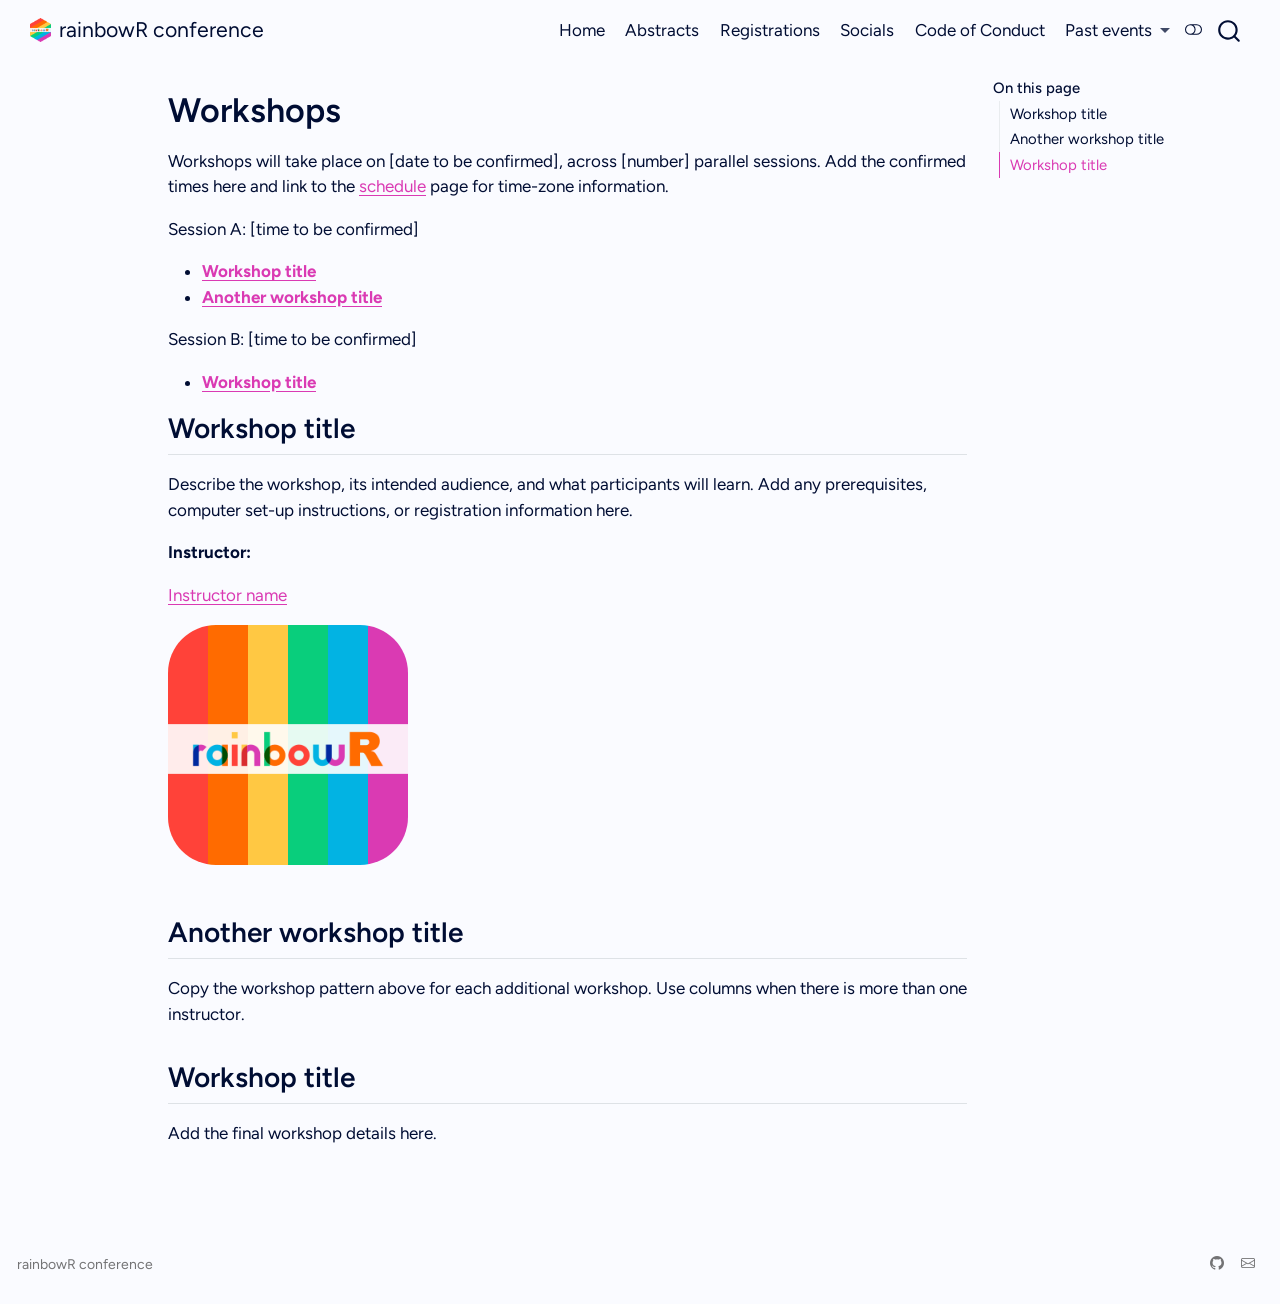
<file: workshops.html>
<!DOCTYPE html>
<html xmlns="http://www.w3.org/1999/xhtml" lang="en" xml:lang="en"><head>

<meta charset="utf-8">
<meta name="generator" content="quarto-1.9.38">

<meta name="viewport" content="width=device-width, initial-scale=1.0, user-scalable=yes">


<title>Workshops – rainbowR conference</title>
<style>
/* Default styles provided by pandoc.
** See https://pandoc.org/MANUAL.html#variables-for-html for config info.
*/
code{white-space: pre-wrap;}
span.smallcaps{font-variant: small-caps;}
div.columns{display: flex; gap: min(4vw, 1.5em);}
div.column{flex: auto; overflow-x: auto;}
div.hanging-indent{margin-left: 1.5em; text-indent: -1.5em;}
ul.task-list{list-style: none;}
ul.task-list li input[type="checkbox"] {
  width: 0.8em;
  margin: 0 0.8em 0.2em -1em; /* quarto-specific, see https://github.com/quarto-dev/quarto-cli/issues/4556 */ 
  vertical-align: middle;
}
</style>


<script src="site_libs/quarto-nav/quarto-nav.js"></script>
<script src="site_libs/quarto-nav/headroom.min.js"></script>
<script src="site_libs/clipboard/clipboard.min.js"></script>
<script src="site_libs/quarto-search/autocomplete.umd.js"></script>
<script src="site_libs/quarto-search/fuse.min.js"></script>
<script src="site_libs/quarto-search/quarto-search.js"></script>
<meta name="quarto:offset" content="./">
<link href="./images/rainbow-hex-square.png" rel="icon" type="image/png">
<script src="site_libs/quarto-html/quarto.js" type="module"></script>
<script src="site_libs/quarto-html/tabsets/tabsets.js" type="module"></script>
<script src="site_libs/quarto-html/popper.min.js"></script>
<script src="site_libs/quarto-html/tippy.umd.min.js"></script>
<script src="site_libs/quarto-html/anchor.min.js"></script>
<link href="site_libs/quarto-html/tippy.css" rel="stylesheet">
<link href="site_libs/quarto-html/quarto-syntax-highlighting-7fb49733e5ee94f68dc2a6f9c8534044.css" rel="stylesheet" class="quarto-color-scheme" id="quarto-text-highlighting-styles">
<link href="site_libs/quarto-html/quarto-syntax-highlighting-dark-79c09c6f51b1d1d5d9f085c2ee957520.css" rel="stylesheet" class="quarto-color-scheme quarto-color-alternate" id="quarto-text-highlighting-styles">
<link href="site_libs/quarto-html/quarto-syntax-highlighting-7fb49733e5ee94f68dc2a6f9c8534044.css" rel="stylesheet" class="quarto-color-scheme-extra" id="quarto-text-highlighting-styles">
<script src="site_libs/bootstrap/bootstrap.min.js"></script>
<link href="site_libs/bootstrap/bootstrap-icons.css" rel="stylesheet">
<link href="site_libs/bootstrap/bootstrap-a741489e085d508e864bdbec97f29b47.min.css" rel="stylesheet" append-hash="true" class="quarto-color-scheme" id="quarto-bootstrap" data-mode="light">
<link href="site_libs/bootstrap/bootstrap-dark-61cfa3917e1bb6692cb77ac7c244202c.min.css" rel="stylesheet" append-hash="true" class="quarto-color-scheme quarto-color-alternate" id="quarto-bootstrap" data-mode="dark">
<link href="site_libs/bootstrap/bootstrap-a741489e085d508e864bdbec97f29b47.min.css" rel="stylesheet" append-hash="true" class="quarto-color-scheme-extra" id="quarto-bootstrap" data-mode="light">
<script src="site_libs/quarto-contrib/iconify-3.0.0/iconify-icon.min.js"></script>
<script id="quarto-search-options" type="application/json">{
  "location": "navbar",
  "copy-button": false,
  "collapse-after": 3,
  "panel-placement": "end",
  "type": "overlay",
  "limit": 50,
  "keyboard-shortcut": [
    "f",
    "/",
    "s"
  ],
  "show-item-context": false,
  "language": {
    "search-no-results-text": "No results",
    "search-matching-documents-text": "matching documents",
    "search-copy-link-title": "Copy link to search",
    "search-hide-matches-text": "Hide additional matches",
    "search-more-match-text": "more match in this document",
    "search-more-matches-text": "more matches in this document",
    "search-clear-button-title": "Clear",
    "search-text-placeholder": "",
    "search-detached-cancel-button-title": "Cancel",
    "search-submit-button-title": "Submit",
    "search-label": "Search"
  }
}</script>
<style>html{ scroll-behavior: smooth; }</style>


<meta property="og:title" content="Workshops – rainbowR conference">
<meta property="og:description" content="">
<meta property="og:image" content="https://r-lgbtq.github.io/conference2027/images/rainbowR-square.png">
<meta property="og:site_name" content="rainbowR conference">
<meta property="og:image:alt" content="Placeholder for instructor photograph">
<meta property="og:image:height" content="600">
<meta property="og:image:width" content="600">
</head>

<body class="nav-fixed quarto-light"><script id="quarto-html-before-body" type="application/javascript">
    const toggleBodyColorMode = (bsSheetEl) => {
      const mode = bsSheetEl.getAttribute("data-mode");
      const bodyEl = window.document.querySelector("body");
      if (mode === "dark") {
        bodyEl.classList.add("quarto-dark");
        bodyEl.classList.remove("quarto-light");
      } else {
        bodyEl.classList.add("quarto-light");
        bodyEl.classList.remove("quarto-dark");
      }
    }
    const toggleBodyColorPrimary = () => {
      const bsSheetEl = window.document.querySelector("link#quarto-bootstrap:not([rel=disabled-stylesheet])");
      if (bsSheetEl) {
        toggleBodyColorMode(bsSheetEl);
      }
    }
    const setColorSchemeToggle = (alternate) => {
      const toggles = window.document.querySelectorAll('.quarto-color-scheme-toggle');
      for (let i=0; i < toggles.length; i++) {
        const toggle = toggles[i];
        if (toggle) {
          if (alternate) {
            toggle.classList.add("alternate");
          } else {
            toggle.classList.remove("alternate");
          }
        }
      }
    };
    const toggleColorMode = (alternate) => {
      // Switch the stylesheets
      const primaryStylesheets = window.document.querySelectorAll('link.quarto-color-scheme:not(.quarto-color-alternate)');
      const alternateStylesheets = window.document.querySelectorAll('link.quarto-color-scheme.quarto-color-alternate');
      manageTransitions('#quarto-margin-sidebar .nav-link', false);
      if (alternate) {
        // note: dark is layered on light, we don't disable primary!
        enableStylesheet(alternateStylesheets);
        for (const sheetNode of alternateStylesheets) {
          if (sheetNode.id === "quarto-bootstrap") {
            toggleBodyColorMode(sheetNode);
          }
        }
      } else {
        disableStylesheet(alternateStylesheets);
        enableStylesheet(primaryStylesheets)
        toggleBodyColorPrimary();
      }
      manageTransitions('#quarto-margin-sidebar .nav-link', true);
      // Switch the toggles
      setColorSchemeToggle(alternate)
      // Hack to workaround the fact that safari doesn't
      // properly recolor the scrollbar when toggling (#1455)
      if (navigator.userAgent.indexOf('Safari') > 0 && navigator.userAgent.indexOf('Chrome') == -1) {
        manageTransitions("body", false);
        window.scrollTo(0, 1);
        setTimeout(() => {
          window.scrollTo(0, 0);
          manageTransitions("body", true);
        }, 40);
      }
    }
    const disableStylesheet = (stylesheets) => {
      for (let i=0; i < stylesheets.length; i++) {
        const stylesheet = stylesheets[i];
        stylesheet.rel = 'disabled-stylesheet';
      }
    }
    const enableStylesheet = (stylesheets) => {
      for (let i=0; i < stylesheets.length; i++) {
        const stylesheet = stylesheets[i];
        if(stylesheet.rel !== 'stylesheet') { // for Chrome, which will still FOUC without this check
          stylesheet.rel = 'stylesheet';
        }
      }
    }
    const manageTransitions = (selector, allowTransitions) => {
      const els = window.document.querySelectorAll(selector);
      for (let i=0; i < els.length; i++) {
        const el = els[i];
        if (allowTransitions) {
          el.classList.remove('notransition');
        } else {
          el.classList.add('notransition');
        }
      }
    }
    const isFileUrl = () => {
      return window.location.protocol === 'file:';
    }
    const hasAlternateSentinel = () => {
      let styleSentinel = getColorSchemeSentinel();
      if (styleSentinel !== null) {
        return styleSentinel === "alternate";
      } else {
        return false;
      }
    }
    const setStyleSentinel = (alternate) => {
      const value = alternate ? "alternate" : "default";
      if (!isFileUrl()) {
        window.localStorage.setItem("quarto-color-scheme", value);
      } else {
        localAlternateSentinel = value;
      }
    }
    const getColorSchemeSentinel = () => {
      if (!isFileUrl()) {
        const storageValue = window.localStorage.getItem("quarto-color-scheme");
        return storageValue != null ? storageValue : localAlternateSentinel;
      } else {
        return localAlternateSentinel;
      }
    }
    const toggleGiscusIfUsed = (isAlternate, darkModeDefault) => {
      const baseTheme = document.querySelector('#giscus-base-theme')?.value ?? 'light';
      const alternateTheme = document.querySelector('#giscus-alt-theme')?.value ?? 'dark';
      let newTheme = '';
      if(authorPrefersDark) {
        newTheme = isAlternate ? baseTheme : alternateTheme;
      } else {
        newTheme = isAlternate ? alternateTheme : baseTheme;
      }
      const changeGiscusTheme = () => {
        // From: https://github.com/giscus/giscus/issues/336
        const sendMessage = (message) => {
          const iframe = document.querySelector('iframe.giscus-frame');
          if (!iframe) return;
          iframe.contentWindow.postMessage({ giscus: message }, 'https://giscus.app');
        }
        sendMessage({
          setConfig: {
            theme: newTheme
          }
        });
      }
      const isGiscussLoaded = window.document.querySelector('iframe.giscus-frame') !== null;
      if (isGiscussLoaded) {
        changeGiscusTheme();
      }
    };
    const authorPrefersDark = false;
    const darkModeDefault = authorPrefersDark;
      document.querySelector('link#quarto-text-highlighting-styles.quarto-color-scheme-extra').rel = 'disabled-stylesheet';
      document.querySelector('link#quarto-bootstrap.quarto-color-scheme-extra').rel = 'disabled-stylesheet';
    let localAlternateSentinel = darkModeDefault ? 'alternate' : 'default';
    // Dark / light mode switch
    window.quartoToggleColorScheme = () => {
      // Read the current dark / light value
      let toAlternate = !hasAlternateSentinel();
      toggleColorMode(toAlternate);
      setStyleSentinel(toAlternate);
      toggleGiscusIfUsed(toAlternate, darkModeDefault);
      window.dispatchEvent(new Event('resize'));
    };
    // Switch to dark mode if need be
    if (hasAlternateSentinel()) {
      toggleColorMode(true);
    } else {
      toggleColorMode(false);
    }
  </script>

<div id="quarto-search-results"></div>
  <header id="quarto-header" class="headroom fixed-top">
    <nav class="navbar navbar-expand-lg " data-bs-theme="dark">
      <div class="navbar-container container-fluid">
      <div class="navbar-brand-container mx-auto">
    <a href="./index.html" class="navbar-brand navbar-brand-logo">
    <img src="./images/rainbowR-hex.png" alt="" class="navbar-logo light-content">
    <img src="./images/rainbowR-hex.png" alt="" class="navbar-logo dark-content">
    </a>
    <a class="navbar-brand" href="./index.html">
    <span class="navbar-title">rainbowR conference</span>
    </a>
  </div>
            <div id="quarto-search" class="" title="Search"></div>
          <button class="navbar-toggler" type="button" data-bs-toggle="collapse" data-bs-target="#navbarCollapse" aria-controls="navbarCollapse" role="menu" aria-expanded="false" aria-label="Toggle navigation" onclick="if (window.quartoToggleHeadroom) { window.quartoToggleHeadroom(); }">
  <span class="navbar-toggler-icon"></span>
</button>
          <div class="collapse navbar-collapse" id="navbarCollapse">
            <ul class="navbar-nav navbar-nav-scroll ms-auto">
  <li class="nav-item">
    <a class="nav-link" href="./index.html"> 
<span class="menu-text">Home</span></a>
  </li>  
  <li class="nav-item">
    <a class="nav-link" href="./abstracts.html"> 
<span class="menu-text">Abstracts</span></a>
  </li>  
  <li class="nav-item">
    <a class="nav-link" href="./registrations.html"> 
<span class="menu-text">Registrations</span></a>
  </li>  
  <li class="nav-item">
    <a class="nav-link" href="./socials.html"> 
<span class="menu-text">Socials</span></a>
  </li>  
  <li class="nav-item">
    <a class="nav-link" href="./CoC.html"> 
<span class="menu-text">Code of Conduct</span></a>
  </li>  
  <li class="nav-item dropdown ">
    <a class="nav-link dropdown-toggle" href="#" id="nav-menu-past-events" role="link" data-bs-toggle="dropdown" aria-expanded="false">
 <span class="menu-text">Past events</span>
    </a>
    <ul class="dropdown-menu dropdown-menu-end" aria-labelledby="nav-menu-past-events">    
        <li>
    <a class="dropdown-item" href="https://conference2026.rainbowr.org">
 <span class="dropdown-text">rainbowR conference 2026</span></a>
  </li>  
    </ul>
  </li>
</ul>
          </div> <!-- /navcollapse -->
            <div class="quarto-navbar-tools">
  <a href="" class="quarto-color-scheme-toggle quarto-navigation-tool  px-1" onclick="window.quartoToggleColorScheme(); return false;" title="Toggle dark mode"><i class="bi"></i></a>
</div>
      </div> <!-- /container-fluid -->
    </nav>
</header>
<!-- content -->
<div id="quarto-content" class="quarto-container page-columns page-rows-contents page-layout-article page-navbar">
<!-- sidebar -->
<!-- margin-sidebar -->
    <div id="quarto-margin-sidebar" class="sidebar margin-sidebar">
        <nav id="TOC" role="doc-toc" class="toc-active">
    <h2 id="toc-title">On this page</h2>
   
  <ul>
  <li><a href="#workshop-slug" id="toc-workshop-slug" class="nav-link active" data-scroll-target="#workshop-slug">Workshop title</a></li>
  <li><a href="#another-workshop-slug" id="toc-another-workshop-slug" class="nav-link" data-scroll-target="#another-workshop-slug">Another workshop title</a></li>
  <li><a href="#third-workshop-slug" id="toc-third-workshop-slug" class="nav-link" data-scroll-target="#third-workshop-slug">Workshop title</a></li>
  </ul>
</nav>
    </div>
<!-- main -->
<main class="content" id="quarto-document-content">


<header id="title-block-header" class="quarto-title-block default">
<div class="quarto-title">
<h1 class="title">Workshops</h1>
</div>



<div class="quarto-title-meta">

    
  
    
  </div>
  


</header>


<p>Workshops will take place on [date to be confirmed], across [number] parallel sessions. Add the confirmed times here and link to the <a href="./schedule.html">schedule</a> page for time-zone information.</p>
<p>Session A: [time to be confirmed]</p>
<ul>
<li><a href="#workshop-slug"><strong>Workshop title</strong></a></li>
<li><a href="#another-workshop-slug"><strong>Another workshop title</strong></a></li>
</ul>
<p>Session B: [time to be confirmed]</p>
<ul>
<li><a href="#third-workshop-slug"><strong>Workshop title</strong></a></li>
</ul>
<section id="workshop-slug" class="level2">
<h2 class="anchored" data-anchor-id="workshop-slug">Workshop title</h2>
<p>Describe the workshop, its intended audience, and what participants will learn. Add any prerequisites, computer set-up instructions, or registration information here.</p>
<!--
[ Website](URL){.btn .icon-link}
[ GitHub](https://github.com/USERNAME){.btn .icon-link}
[ Mastodon](URL){.btn .icon-link}
[ Bluesky](https://bsky.app/profile/HANDLE){.btn .icon-link}
[ LinkedIn](https://www.linkedin.com/in/HANDLE){.btn .icon-link}
-->
<p><strong>Instructor:</strong></p>
<div class="columns">
<div class="column">
<p><a href="./speakers.html#speaker-name">Instructor name</a></p>
<p><img src="images/rainbowR-square.png" class="person-img img-fluid" style="width:60.0%" alt="Placeholder for instructor photograph"></p>
</div>
</div>
</section>
<section id="another-workshop-slug" class="level2">
<h2 class="anchored" data-anchor-id="another-workshop-slug">Another workshop title</h2>
<p>Copy the workshop pattern above for each additional workshop. Use columns when there is more than one instructor.</p>
</section>
<section id="third-workshop-slug" class="level2">
<h2 class="anchored" data-anchor-id="third-workshop-slug">Workshop title</h2>
<p>Add the final workshop details here.</p>
<!--
PREVIOUS CONFERENCE REFERENCE (2026)

---
title: "Workshops"
toc: true
---

On February 25th, there are four workshops, across two parallel sessions.
They are running from 4pm-6pm, then 7pm-9pm UTC.
See the [schedule](schedule.qmd) page for the times in other timezones.

Session A: 4pm–6pm UTC

- [**Introduction to R**](#introduction-to-r)
- [**If You Can Write a Function, You Can Build an R Package**](#if-you-can-write-a-function-you-can-build-an-r-package)

Session B: 7pm–9pm UTC

- [**Visualising the UK's LGBTQ+ population**](#visualising-the-uks-lgbtq-population)
- [**LLMs in R for Data Analysis**](#llms-in-r-for-data-analysis)

## Introduction to R

This hands-on workshop offers a supportive introduction to programming in R for participants with little to no prior coding experience. Participants will begin by learning basic programming concepts and becoming comfortable working in the RStudio environment. The workshop then introduces the tidyverse, a collection of R packages commonly used for data science, and guides learners through applying these tools to explore and visualize data. Using the CDC’s Youth Risk Behavior Surveillance data, participants will examine LGBTQ+ health-related questions while practicing core data skills. By the end of the workshop, participants will be able to import, clean, and manipulate data in R to create simple visualizations. No prior programming experience is required; Posit Cloud workspaces will be provided, so attendees do not need to install R or RStudio on their local machines.

[ GitHub repository](https://github.com/BioDataSage/rainbowR-2026){.btn .icon-link}

**Instructors:**

:::: {.columns}

::: {.column}
[Allissa Dillman, PhD](speakers.qmd#allissa-dillman)

![](/images/people/allissa-dillman.png){.person-img width="60%"}
:::

::: {.column}
[Padmashri Saravanan, MHS, MSc](speakers.qmd#padmashri-saravanan)

![](/images/people/padmashri-saravanan.png){.person-img width="60%"}
:::
::::

## If You Can Write a Function, You Can Build an R Package

Think R packages are only for coding pros? This beginner-friendly workshop will change your mind. We’ll gently unpack what an R package actually is, why you might want one (even if you think you don’t), and how packages can make your work easier to reuse, share, and maintain.

Together, we’ll build a simple R package from scratch using the {usethis} package. We’ll explore the basic structure of a package, add our own functions, write clear documentation, and check that everything works as expected. Along the way, we’ll also look at practical ways to share your package with others.

By the end of the session, you’ll have a working R package, a clearer mental model of how packages work, and the confidence to keep building.

To take part in the interactive parts of the workshop, you'll need to install a few packages in advance.

Full details about the workshop, prerequisites, and computer set-up are available on the [workshop website](https://statsrhian.github.io/build-r-pkg/).

[ Workshop website](https://statsrhian.github.io/build-r-pkg/){.btn .icon-link}

**Instructor:**

:::: {.columns}
::: {.column}
[Rhian Davies](speakers.qmd#rhian-davies)

![](/images/people/rhian-davies.png){.person-img width="60%"}
:::
::::




-->


</section>

</main> <!-- /main -->
<script id="quarto-html-after-body" type="application/javascript">
  window.document.addEventListener("DOMContentLoaded", function (event) {
    // Ensure there is a toggle, if there isn't float one in the top right
    if (window.document.querySelector('.quarto-color-scheme-toggle') === null) {
      const a = window.document.createElement('a');
      a.classList.add('top-right');
      a.classList.add('quarto-color-scheme-toggle');
      a.href = "";
      a.onclick = function() { try { window.quartoToggleColorScheme(); } catch {} return false; };
      const i = window.document.createElement("i");
      i.classList.add('bi');
      a.appendChild(i);
      window.document.body.appendChild(a);
    }
    setColorSchemeToggle(hasAlternateSentinel())
    const icon = "";
    const anchorJS = new window.AnchorJS();
    anchorJS.options = {
      placement: 'right',
      icon: icon
    };
    anchorJS.add('.anchored');
    const isCodeAnnotation = (el) => {
      for (const clz of el.classList) {
        if (clz.startsWith('code-annotation-')) {                     
          return true;
        }
      }
      return false;
    }
    const onCopySuccess = function(e) {
      // button target
      const button = e.trigger;
      // don't keep focus
      button.blur();
      // flash "checked"
      button.classList.add('code-copy-button-checked');
      var currentTitle = button.getAttribute("title");
      button.setAttribute("title", "Copied!");
      let tooltip;
      if (window.bootstrap) {
        button.setAttribute("data-bs-toggle", "tooltip");
        button.setAttribute("data-bs-placement", "left");
        button.setAttribute("data-bs-title", "Copied!");
        tooltip = new bootstrap.Tooltip(button, 
          { trigger: "manual", 
            customClass: "code-copy-button-tooltip",
            offset: [0, -8]});
        tooltip.show();    
      }
      setTimeout(function() {
        if (tooltip) {
          tooltip.hide();
          button.removeAttribute("data-bs-title");
          button.removeAttribute("data-bs-toggle");
          button.removeAttribute("data-bs-placement");
        }
        button.setAttribute("title", currentTitle);
        button.classList.remove('code-copy-button-checked');
      }, 1000);
      // clear code selection
      e.clearSelection();
    }
    const getTextToCopy = function(trigger) {
      const outerScaffold = trigger.parentElement.cloneNode(true);
      const codeEl = outerScaffold.querySelector('code');
      for (const childEl of codeEl.children) {
        if (isCodeAnnotation(childEl)) {
          childEl.remove();
        }
      }
      return codeEl.innerText;
    }
    const clipboard = new window.ClipboardJS('.code-copy-button:not([data-in-quarto-modal])', {
      text: getTextToCopy
    });
    clipboard.on('success', onCopySuccess);
    if (window.document.getElementById('quarto-embedded-source-code-modal')) {
      const clipboardModal = new window.ClipboardJS('.code-copy-button[data-in-quarto-modal]', {
        text: getTextToCopy,
        container: window.document.getElementById('quarto-embedded-source-code-modal')
      });
      clipboardModal.on('success', onCopySuccess);
    }
      var localhostRegex = new RegExp(/^(?:http|https):\/\/localhost\:?[0-9]*\//);
      var mailtoRegex = new RegExp(/^mailto:/);
        var filterRegex = new RegExp("https:\/\/r-lgbtq\.github\.io\/conference2027\/");
      var isInternal = (href) => {
          return filterRegex.test(href) || localhostRegex.test(href) || mailtoRegex.test(href);
      }
      // Inspect non-navigation links and adorn them if external
     var links = window.document.querySelectorAll('a[href]:not(.nav-link):not(.navbar-brand):not(.toc-action):not(.sidebar-link):not(.sidebar-item-toggle):not(.pagination-link):not(.no-external):not([aria-hidden]):not(.dropdown-item):not(.quarto-navigation-tool):not(.about-link)');
      for (var i=0; i<links.length; i++) {
        const link = links[i];
        if (!isInternal(link.href)) {
          // undo the damage that might have been done by quarto-nav.js in the case of
          // links that we want to consider external
          if (link.dataset.originalHref !== undefined) {
            link.href = link.dataset.originalHref;
          }
        }
      }
    function tippyHover(el, contentFn, onTriggerFn, onUntriggerFn) {
      const config = {
        allowHTML: true,
        maxWidth: 500,
        delay: 100,
        arrow: false,
        appendTo: function(el) {
            return el.parentElement;
        },
        interactive: true,
        interactiveBorder: 10,
        theme: 'quarto',
        placement: 'bottom-start',
      };
      if (contentFn) {
        config.content = contentFn;
      }
      if (onTriggerFn) {
        config.onTrigger = onTriggerFn;
      }
      if (onUntriggerFn) {
        config.onUntrigger = onUntriggerFn;
      }
      window.tippy(el, config); 
    }
    const noterefs = window.document.querySelectorAll('a[role="doc-noteref"]');
    for (var i=0; i<noterefs.length; i++) {
      const ref = noterefs[i];
      tippyHover(ref, function() {
        // use id or data attribute instead here
        let href = ref.getAttribute('data-footnote-href') || ref.getAttribute('href');
        try { href = new URL(href).hash; } catch {}
        const id = href.replace(/^#\/?/, "");
        const note = window.document.getElementById(id);
        if (note) {
          return note.innerHTML;
        } else {
          return "";
        }
      });
    }
    const xrefs = window.document.querySelectorAll('a.quarto-xref');
    const processXRef = (id, note) => {
      // Strip column container classes
      const stripColumnClz = (el) => {
        el.classList.remove("page-full", "page-columns");
        if (el.children) {
          for (const child of el.children) {
            stripColumnClz(child);
          }
        }
      }
      stripColumnClz(note)
      if (id === null || id.startsWith('sec-')) {
        // Special case sections, only their first couple elements
        const container = document.createElement("div");
        if (note.children && note.children.length > 2) {
          container.appendChild(note.children[0].cloneNode(true));
          for (let i = 1; i < note.children.length; i++) {
            const child = note.children[i];
            if (child.tagName === "P" && child.innerText === "") {
              continue;
            } else {
              container.appendChild(child.cloneNode(true));
              break;
            }
          }
          if (window.Quarto?.typesetMath) {
            window.Quarto.typesetMath(container);
          }
          return container.innerHTML
        } else {
          if (window.Quarto?.typesetMath) {
            window.Quarto.typesetMath(note);
          }
          return note.innerHTML;
        }
      } else {
        // Remove any anchor links if they are present
        const anchorLink = note.querySelector('a.anchorjs-link');
        if (anchorLink) {
          anchorLink.remove();
        }
        if (window.Quarto?.typesetMath) {
          window.Quarto.typesetMath(note);
        }
        if (note.classList.contains("callout")) {
          return note.outerHTML;
        } else {
          return note.innerHTML;
        }
      }
    }
    for (var i=0; i<xrefs.length; i++) {
      const xref = xrefs[i];
      tippyHover(xref, undefined, function(instance) {
        instance.disable();
        let url = xref.getAttribute('href');
        let hash = undefined; 
        if (url.startsWith('#')) {
          hash = url;
        } else {
          try { hash = new URL(url).hash; } catch {}
        }
        if (hash) {
          const id = hash.replace(/^#\/?/, "");
          const note = window.document.getElementById(id);
          if (note !== null) {
            try {
              const html = processXRef(id, note.cloneNode(true));
              instance.setContent(html);
            } finally {
              instance.enable();
              instance.show();
            }
          } else {
            // See if we can fetch this
            fetch(url.split('#')[0])
            .then(res => res.text())
            .then(html => {
              const parser = new DOMParser();
              const htmlDoc = parser.parseFromString(html, "text/html");
              const note = htmlDoc.getElementById(id);
              if (note !== null) {
                const html = processXRef(id, note);
                instance.setContent(html);
              } 
            }).finally(() => {
              instance.enable();
              instance.show();
            });
          }
        } else {
          // See if we can fetch a full url (with no hash to target)
          // This is a special case and we should probably do some content thinning / targeting
          fetch(url)
          .then(res => res.text())
          .then(html => {
            const parser = new DOMParser();
            const htmlDoc = parser.parseFromString(html, "text/html");
            const note = htmlDoc.querySelector('main.content');
            if (note !== null) {
              // This should only happen for chapter cross references
              // (since there is no id in the URL)
              // remove the first header
              if (note.children.length > 0 && note.children[0].tagName === "HEADER") {
                note.children[0].remove();
              }
              const html = processXRef(null, note);
              instance.setContent(html);
            } 
          }).finally(() => {
            instance.enable();
            instance.show();
          });
        }
      }, function(instance) {
      });
    }
        let selectedAnnoteEl;
        const selectorForAnnotation = ( cell, annotation) => {
          let cellAttr = 'data-code-cell="' + cell + '"';
          let lineAttr = 'data-code-annotation="' +  annotation + '"';
          const selector = 'span[' + cellAttr + '][' + lineAttr + ']';
          return selector;
        }
        const selectCodeLines = (annoteEl) => {
          const doc = window.document;
          const targetCell = annoteEl.getAttribute("data-target-cell");
          const targetAnnotation = annoteEl.getAttribute("data-target-annotation");
          const annoteSpan = window.document.querySelector(selectorForAnnotation(targetCell, targetAnnotation));
          const lines = annoteSpan.getAttribute("data-code-lines").split(",");
          const lineIds = lines.map((line) => {
            return targetCell + "-" + line;
          })
          let top = null;
          let height = null;
          let parent = null;
          if (lineIds.length > 0) {
              //compute the position of the single el (top and bottom and make a div)
              const el = window.document.getElementById(lineIds[0]);
              top = el.offsetTop;
              height = el.offsetHeight;
              parent = el.parentElement.parentElement;
            if (lineIds.length > 1) {
              const lastEl = window.document.getElementById(lineIds[lineIds.length - 1]);
              const bottom = lastEl.offsetTop + lastEl.offsetHeight;
              height = bottom - top;
            }
            if (top !== null && height !== null && parent !== null) {
              // cook up a div (if necessary) and position it 
              let div = window.document.getElementById("code-annotation-line-highlight");
              if (div === null) {
                div = window.document.createElement("div");
                div.setAttribute("id", "code-annotation-line-highlight");
                div.style.position = 'absolute';
                parent.appendChild(div);
              }
              div.style.top = top - 2 + "px";
              div.style.height = height + 4 + "px";
              div.style.left = 0;
              let gutterDiv = window.document.getElementById("code-annotation-line-highlight-gutter");
              if (gutterDiv === null) {
                gutterDiv = window.document.createElement("div");
                gutterDiv.setAttribute("id", "code-annotation-line-highlight-gutter");
                gutterDiv.style.position = 'absolute';
                const codeCell = window.document.getElementById(targetCell);
                const gutter = codeCell.querySelector('.code-annotation-gutter');
                gutter.appendChild(gutterDiv);
              }
              gutterDiv.style.top = top - 2 + "px";
              gutterDiv.style.height = height + 4 + "px";
            }
            selectedAnnoteEl = annoteEl;
          }
        };
        const unselectCodeLines = () => {
          const elementsIds = ["code-annotation-line-highlight", "code-annotation-line-highlight-gutter"];
          elementsIds.forEach((elId) => {
            const div = window.document.getElementById(elId);
            if (div) {
              div.remove();
            }
          });
          selectedAnnoteEl = undefined;
        };
          // Handle positioning of the toggle
      window.addEventListener(
        "resize",
        throttle(() => {
          elRect = undefined;
          if (selectedAnnoteEl) {
            selectCodeLines(selectedAnnoteEl);
          }
        }, 10)
      );
      function throttle(fn, ms) {
      let throttle = false;
      let timer;
        return (...args) => {
          if(!throttle) { // first call gets through
              fn.apply(this, args);
              throttle = true;
          } else { // all the others get throttled
              if(timer) clearTimeout(timer); // cancel #2
              timer = setTimeout(() => {
                fn.apply(this, args);
                timer = throttle = false;
              }, ms);
          }
        };
      }
        // Attach click handler to the DT
        const annoteDls = window.document.querySelectorAll('dt[data-target-cell]');
        for (const annoteDlNode of annoteDls) {
          annoteDlNode.addEventListener('click', (event) => {
            const clickedEl = event.target;
            if (clickedEl !== selectedAnnoteEl) {
              unselectCodeLines();
              const activeEl = window.document.querySelector('dt[data-target-cell].code-annotation-active');
              if (activeEl) {
                activeEl.classList.remove('code-annotation-active');
              }
              selectCodeLines(clickedEl);
              clickedEl.classList.add('code-annotation-active');
            } else {
              // Unselect the line
              unselectCodeLines();
              clickedEl.classList.remove('code-annotation-active');
            }
          });
        }
    const findCites = (el) => {
      const parentEl = el.parentElement;
      if (parentEl) {
        const cites = parentEl.dataset.cites;
        if (cites) {
          return {
            el,
            cites: cites.split(' ')
          };
        } else {
          return findCites(el.parentElement)
        }
      } else {
        return undefined;
      }
    };
    var bibliorefs = window.document.querySelectorAll('a[role="doc-biblioref"]');
    for (var i=0; i<bibliorefs.length; i++) {
      const ref = bibliorefs[i];
      const citeInfo = findCites(ref);
      if (citeInfo) {
        tippyHover(citeInfo.el, function() {
          var popup = window.document.createElement('div');
          citeInfo.cites.forEach(function(cite) {
            var citeDiv = window.document.createElement('div');
            citeDiv.classList.add('hanging-indent');
            citeDiv.classList.add('csl-entry');
            var biblioDiv = window.document.getElementById('ref-' + cite);
            if (biblioDiv) {
              citeDiv.innerHTML = biblioDiv.innerHTML;
            }
            popup.appendChild(citeDiv);
          });
          return popup.innerHTML;
        });
      }
    }
  });
  </script>
</div> <!-- /content -->
<footer class="footer">
  <div class="nav-footer">
    <div class="nav-footer-left">
<p>rainbowR conference</p>
</div>   
    <div class="nav-footer-center">
      &nbsp;
    </div>
    <div class="nav-footer-right">
      <ul class="footer-items list-unstyled">
    <li class="nav-item compact">
    <a class="nav-link" href="https://github.com/r-lgbtq">
      <i class="bi bi-github" role="img">
</i> 
    </a>
  </li>  
    <li class="nav-item compact">
    <a class="nav-link" href="mailto:hello@rainbowr.org">
      <i class="bi bi-envelope" role="img">
</i> 
    </a>
  </li>  
</ul>
    </div>
  </div>
</footer>




<script src="site_libs/quarto-html/zenscroll-min.js"></script>
</body></html>
</file>
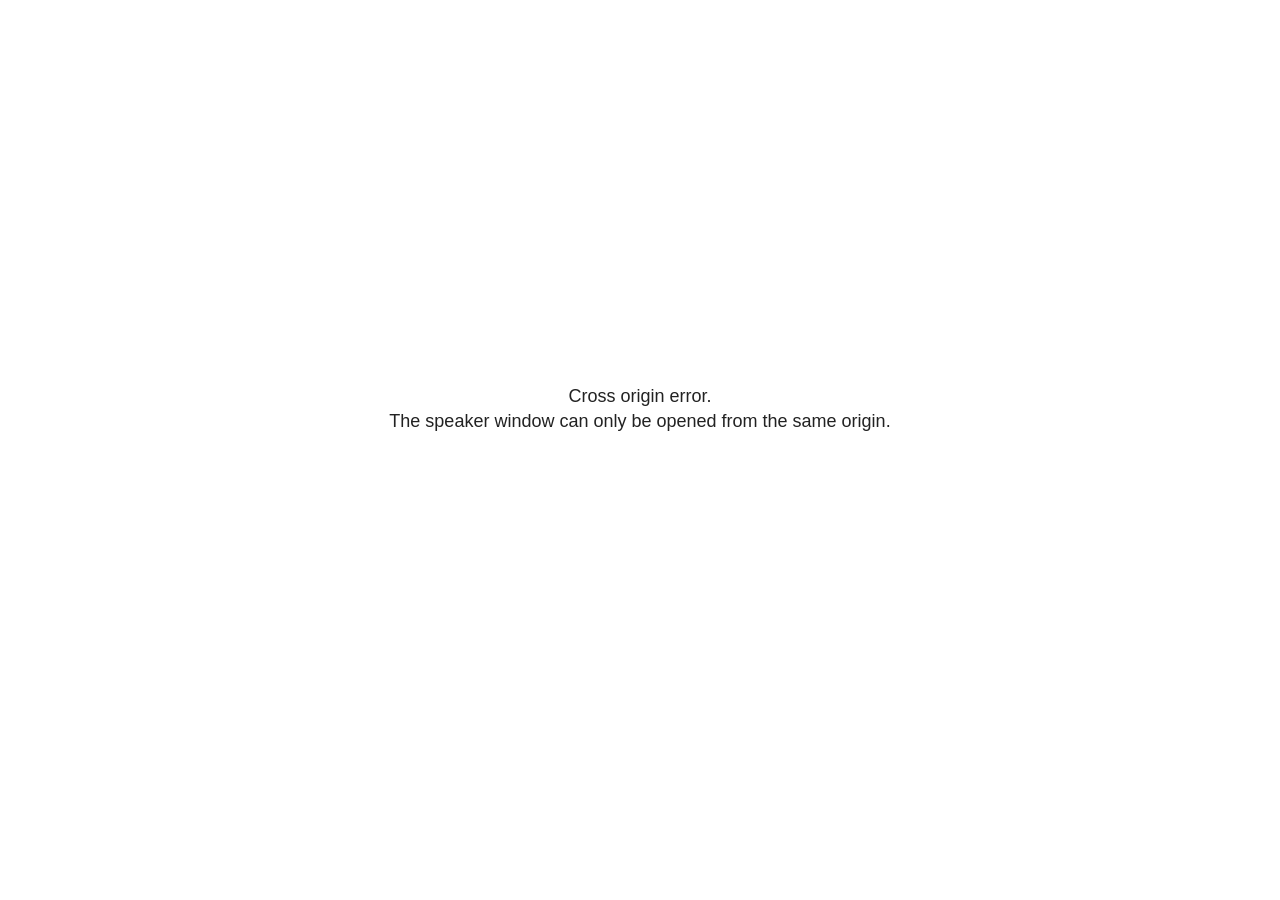
<file: site_libs/revealjs/plugin/notes/speaker-view.html>
<!--
	NOTE: You need to build the notes plugin after making changes to this file.
-->
<html lang="en">
	<head>
		<meta charset="utf-8">

		<title>reveal.js - Speaker View</title>

		<style>
			body {
				font-family: Helvetica;
				font-size: 18px;
			}

			#current-slide,
			#upcoming-slide,
			#speaker-controls {
				padding: 6px;
				box-sizing: border-box;
				-moz-box-sizing: border-box;
			}

			#current-slide iframe,
			#upcoming-slide iframe {
				width: 100%;
				height: 100%;
				border: 1px solid #ddd;
			}

			#current-slide .label,
			#upcoming-slide .label {
				position: absolute;
				top: 10px;
				left: 10px;
				z-index: 2;
			}

			#connection-status {
				position: absolute;
				top: 0;
				left: 0;
				width: 100%;
				height: 100%;
				z-index: 20;
				padding: 30% 20% 20% 20%;
				font-size: 18px;
				color: #222;
				background: #fff;
				text-align: center;
				box-sizing: border-box;
				line-height: 1.4;
			}

			.overlay-element {
				height: 34px;
				line-height: 34px;
				padding: 0 10px;
				text-shadow: none;
				background: rgba( 220, 220, 220, 0.8 );
				color: #222;
				font-size: 14px;
			}

			.overlay-element.interactive:hover {
				background: rgba( 220, 220, 220, 1 );
			}

			#current-slide {
				position: absolute;
				width: 60%;
				height: 100%;
				top: 0;
				left: 0;
				padding-right: 0;
			}

			#upcoming-slide {
				position: absolute;
				width: 40%;
				height: 40%;
				right: 0;
				top: 0;
			}

			/* Speaker controls */
			#speaker-controls {
				position: absolute;
				top: 40%;
				right: 0;
				width: 40%;
				height: 60%;
				overflow: auto;
				font-size: 18px;
			}

				.speaker-controls-time.hidden,
				.speaker-controls-notes.hidden {
					display: none;
				}

				.speaker-controls-time .label,
				.speaker-controls-pace .label,
				.speaker-controls-notes .label {
					text-transform: uppercase;
					font-weight: normal;
					font-size: 0.66em;
					color: #666;
					margin: 0;
				}

				.speaker-controls-time, .speaker-controls-pace {
					border-bottom: 1px solid rgba( 200, 200, 200, 0.5 );
					margin-bottom: 10px;
					padding: 10px 16px;
					padding-bottom: 20px;
					cursor: pointer;
				}

				.speaker-controls-time .reset-button {
					opacity: 0;
					float: right;
					color: #666;
					text-decoration: none;
				}
				.speaker-controls-time:hover .reset-button {
					opacity: 1;
				}

				.speaker-controls-time .timer,
				.speaker-controls-time .clock {
					width: 50%;
				}

				.speaker-controls-time .timer,
				.speaker-controls-time .clock,
				.speaker-controls-time .pacing .hours-value,
				.speaker-controls-time .pacing .minutes-value,
				.speaker-controls-time .pacing .seconds-value {
					font-size: 1.9em;
				}

				.speaker-controls-time .timer {
					float: left;
				}

				.speaker-controls-time .clock {
					float: right;
					text-align: right;
				}

				.speaker-controls-time span.mute {
					opacity: 0.3;
				}

				.speaker-controls-time .pacing-title {
					margin-top: 5px;
				}

				.speaker-controls-time .pacing.ahead {
					color: blue;
				}

				.speaker-controls-time .pacing.on-track {
					color: green;
				}

				.speaker-controls-time .pacing.behind {
					color: red;
				}

				.speaker-controls-notes {
					padding: 10px 16px;
				}

				.speaker-controls-notes .value {
					margin-top: 5px;
					line-height: 1.4;
					font-size: 1.2em;
				}

			/* Layout selector */
			#speaker-layout {
				position: absolute;
				top: 10px;
				right: 10px;
				color: #222;
				z-index: 10;
			}
				#speaker-layout select {
					position: absolute;
					width: 100%;
					height: 100%;
					top: 0;
					left: 0;
					border: 0;
					box-shadow: 0;
					cursor: pointer;
					opacity: 0;

					font-size: 1em;
					background-color: transparent;

					-moz-appearance: none;
					-webkit-appearance: none;
					-webkit-tap-highlight-color: rgba(0, 0, 0, 0);
				}

				#speaker-layout select:focus {
					outline: none;
					box-shadow: none;
				}

			.clear {
				clear: both;
			}

			/* Speaker layout: Wide */
			body[data-speaker-layout="wide"] #current-slide,
			body[data-speaker-layout="wide"] #upcoming-slide {
				width: 50%;
				height: 45%;
				padding: 6px;
			}

			body[data-speaker-layout="wide"] #current-slide {
				top: 0;
				left: 0;
			}

			body[data-speaker-layout="wide"] #upcoming-slide {
				top: 0;
				left: 50%;
			}

			body[data-speaker-layout="wide"] #speaker-controls {
				top: 45%;
				left: 0;
				width: 100%;
				height: 50%;
				font-size: 1.25em;
			}

			/* Speaker layout: Tall */
			body[data-speaker-layout="tall"] #current-slide,
			body[data-speaker-layout="tall"] #upcoming-slide {
				width: 45%;
				height: 50%;
				padding: 6px;
			}

			body[data-speaker-layout="tall"] #current-slide {
				top: 0;
				left: 0;
			}

			body[data-speaker-layout="tall"] #upcoming-slide {
				top: 50%;
				left: 0;
			}

			body[data-speaker-layout="tall"] #speaker-controls {
				padding-top: 40px;
				top: 0;
				left: 45%;
				width: 55%;
				height: 100%;
				font-size: 1.25em;
			}

			/* Speaker layout: Notes only */
			body[data-speaker-layout="notes-only"] #current-slide,
			body[data-speaker-layout="notes-only"] #upcoming-slide {
				display: none;
			}

			body[data-speaker-layout="notes-only"] #speaker-controls {
				padding-top: 40px;
				top: 0;
				left: 0;
				width: 100%;
				height: 100%;
				font-size: 1.25em;
			}

			@media screen and (max-width: 1080px) {
				body[data-speaker-layout="default"] #speaker-controls {
					font-size: 16px;
				}
			}

			@media screen and (max-width: 900px) {
				body[data-speaker-layout="default"] #speaker-controls {
					font-size: 14px;
				}
			}

			@media screen and (max-width: 800px) {
				body[data-speaker-layout="default"] #speaker-controls {
					font-size: 12px;
				}
			}

		</style>
	</head>

	<body>

		<div id="connection-status">Loading speaker view...</div>

		<div id="current-slide"></div>
		<div id="upcoming-slide"><span class="overlay-element label">Upcoming</span></div>
		<div id="speaker-controls">
			<div class="speaker-controls-time">
				<h4 class="label">Time <span class="reset-button">Click to Reset</span></h4>
				<div class="clock">
					<span class="clock-value">0:00 AM</span>
				</div>
				<div class="timer">
					<span class="hours-value">00</span><span class="minutes-value">:00</span><span class="seconds-value">:00</span>
				</div>
				<div class="clear"></div>

				<h4 class="label pacing-title" style="display: none">Pacing – Time to finish current slide</h4>
				<div class="pacing" style="display: none">
					<span class="hours-value">00</span><span class="minutes-value">:00</span><span class="seconds-value">:00</span>
				</div>
			</div>

			<div class="speaker-controls-notes hidden">
				<h4 class="label">Notes</h4>
				<div class="value"></div>
			</div>
		</div>
		<div id="speaker-layout" class="overlay-element interactive">
			<span class="speaker-layout-label"></span>
			<select class="speaker-layout-dropdown"></select>
		</div>

		<script>

			(function() {

				var notes,
					notesValue,
					currentState,
					currentSlide,
					upcomingSlide,
					layoutLabel,
					layoutDropdown,
					pendingCalls = {},
					lastRevealApiCallId = 0,
					connected = false

				var connectionStatus = document.querySelector( '#connection-status' );

				var SPEAKER_LAYOUTS = {
					'default': 'Default',
					'wide': 'Wide',
					'tall': 'Tall',
					'notes-only': 'Notes only'
				};

				setupLayout();

				let openerOrigin;

				try {
					openerOrigin = window.opener.location.origin;
				}
				catch ( error ) { console.warn( error ) }

				// In order to prevent XSS, the speaker view will only run if its
				// opener has the same origin as itself
				if( window.location.origin !== openerOrigin ) {
					connectionStatus.innerHTML = 'Cross origin error.<br>The speaker window can only be opened from the same origin.';
					return;
				}

				var connectionTimeout = setTimeout( function() {
					connectionStatus.innerHTML = 'Error connecting to main window.<br>Please try closing and reopening the speaker view.';
				}, 5000 );

				window.addEventListener( 'message', function( event ) {

					// Validate the origin of all messages to avoid parsing messages
					// that aren't meant for us. Ignore when running off file:// so
					// that the speaker view continues to work without a web server.
					if( window.location.origin !== event.origin && window.location.origin !== 'file://' ) {
						return
					}

					clearTimeout( connectionTimeout );
					connectionStatus.style.display = 'none';

					var data = JSON.parse( event.data );

					// The overview mode is only useful to the reveal.js instance
					// where navigation occurs so we don't sync it
					if( data.state ) delete data.state.overview;

					// Messages sent by the notes plugin inside of the main window
					if( data && data.namespace === 'reveal-notes' ) {
						if( data.type === 'connect' ) {
							handleConnectMessage( data );
						}
						else if( data.type === 'state' ) {
							handleStateMessage( data );
						}
						else if( data.type === 'return' ) {
							pendingCalls[data.callId](data.result);
							delete pendingCalls[data.callId];
						}
					}
					// Messages sent by the reveal.js inside of the current slide preview
					else if( data && data.namespace === 'reveal' ) {
						if( /ready/.test( data.eventName ) ) {
							// Send a message back to notify that the handshake is complete
							window.opener.postMessage( JSON.stringify({ namespace: 'reveal-notes', type: 'connected'} ), '*' );
						}
						else if( /slidechanged|fragmentshown|fragmenthidden|paused|resumed/.test( data.eventName ) && currentState !== JSON.stringify( data.state ) ) {

							dispatchStateToMainWindow( data.state );

						}
					}

				} );

				/**
				 * Updates the presentation in the main window to match the state
				 * of the presentation in the notes window.
				 */
				const dispatchStateToMainWindow = debounce(( state ) => {
					window.opener.postMessage( JSON.stringify({ method: 'setState', args: [ state ]} ), '*' );
				}, 500);

				/**
				 * Asynchronously calls the Reveal.js API of the main frame.
				 */
				function callRevealApi( methodName, methodArguments, callback ) {

					var callId = ++lastRevealApiCallId;
					pendingCalls[callId] = callback;
					window.opener.postMessage( JSON.stringify( {
						namespace: 'reveal-notes',
						type: 'call',
						callId: callId,
						methodName: methodName,
						arguments: methodArguments
					} ), '*' );

				}

				/**
				 * Called when the main window is trying to establish a
				 * connection.
				 */
				function handleConnectMessage( data ) {

					if( connected === false ) {
						connected = true;

						setupIframes( data );
						setupKeyboard();
						setupNotes();
						setupTimer();
						setupHeartbeat();
					}

				}

				/**
				 * Called when the main window sends an updated state.
				 */
				function handleStateMessage( data ) {

					// Store the most recently set state to avoid circular loops
					// applying the same state
					currentState = JSON.stringify( data.state );

					// No need for updating the notes in case of fragment changes
					if ( data.notes ) {
						notes.classList.remove( 'hidden' );
						notesValue.style.whiteSpace = data.whitespace;
						if( data.markdown ) {
							notesValue.innerHTML = marked( data.notes );
						}
						else {
							notesValue.innerHTML = data.notes;
						}
					}
					else {
						notes.classList.add( 'hidden' );
					}

					// Update the note slides
					currentSlide.contentWindow.postMessage( JSON.stringify({ method: 'setState', args: [ data.state ] }), '*' );
					upcomingSlide.contentWindow.postMessage( JSON.stringify({ method: 'setState', args: [ data.state ] }), '*' );
					upcomingSlide.contentWindow.postMessage( JSON.stringify({ method: 'next' }), '*' );

				}

				// Limit to max one state update per X ms
				handleStateMessage = debounce( handleStateMessage, 200 );

				/**
				 * Forward keyboard events to the current slide window.
				 * This enables keyboard events to work even if focus
				 * isn't set on the current slide iframe.
				 *
				 * Block F5 default handling, it reloads and disconnects
				 * the speaker notes window.
				 */
				function setupKeyboard() {

					document.addEventListener( 'keydown', function( event ) {
						if( event.keyCode === 116 || ( event.metaKey && event.keyCode === 82 ) ) {
							event.preventDefault();
							return false;
						}
						currentSlide.contentWindow.postMessage( JSON.stringify({ method: 'triggerKey', args: [ event.keyCode ] }), '*' );
					} );

				}

				/**
				 * Creates the preview iframes.
				 */
				function setupIframes( data ) {

					var params = [
						'receiver',
						'progress=false',
						'history=false',
						'transition=none',
						'autoSlide=0',
						'backgroundTransition=none'
					].join( '&' );

					var urlSeparator = /\?/.test(data.url) ? '&' : '?';
					var hash = '#/' + data.state.indexh + '/' + data.state.indexv;
					var currentURL = data.url + urlSeparator + params + '&scrollActivationWidth=false&postMessageEvents=true' + hash;
					var upcomingURL = data.url + urlSeparator + params + '&scrollActivationWidth=false&controls=false' + hash;

					currentSlide = document.createElement( 'iframe' );
					currentSlide.setAttribute( 'width', 1280 );
					currentSlide.setAttribute( 'height', 1024 );
					currentSlide.setAttribute( 'src', currentURL );
					document.querySelector( '#current-slide' ).appendChild( currentSlide );

					upcomingSlide = document.createElement( 'iframe' );
					upcomingSlide.setAttribute( 'width', 640 );
					upcomingSlide.setAttribute( 'height', 512 );
					upcomingSlide.setAttribute( 'src', upcomingURL );
					document.querySelector( '#upcoming-slide' ).appendChild( upcomingSlide );

				}

				/**
				 * Setup the notes UI.
				 */
				function setupNotes() {

					notes = document.querySelector( '.speaker-controls-notes' );
					notesValue = document.querySelector( '.speaker-controls-notes .value' );

				}

				/**
				 * We send out a heartbeat at all times to ensure we can
				 * reconnect with the main presentation window after reloads.
				 */
				function setupHeartbeat() {

					setInterval( () => {
						window.opener.postMessage( JSON.stringify({ namespace: 'reveal-notes', type: 'heartbeat'} ), '*' );
					}, 1000 );

				}

				function getTimings( callback ) {

					callRevealApi( 'getSlidesAttributes', [], function ( slideAttributes ) {
						callRevealApi( 'getConfig', [], function ( config ) {
							var totalTime = config.totalTime;
							var minTimePerSlide = config.minimumTimePerSlide || 0;
							var defaultTiming = config.defaultTiming;
							if ((defaultTiming == null) && (totalTime == null)) {
								callback(null);
								return;
							}
							// Setting totalTime overrides defaultTiming
							if (totalTime) {
								defaultTiming = 0;
							}
							var timings = [];
							for ( var i in slideAttributes ) {
								var slide = slideAttributes[ i ];
								var timing = defaultTiming;
								if( slide.hasOwnProperty( 'data-timing' )) {
									var t = slide[ 'data-timing' ];
									timing = parseInt(t);
									if( isNaN(timing) ) {
										console.warn("Could not parse timing '" + t + "' of slide " + i + "; using default of " + defaultTiming);
										timing = defaultTiming;
									}
								}
								timings.push(timing);
							}
							if ( totalTime ) {
								// After we've allocated time to individual slides, we summarize it and
								// subtract it from the total time
								var remainingTime = totalTime - timings.reduce( function(a, b) { return a + b; }, 0 );
								// The remaining time is divided by the number of slides that have 0 seconds
								// allocated at the moment, giving the average time-per-slide on the remaining slides
								var remainingSlides = (timings.filter( function(x) { return x == 0 }) ).length
								var timePerSlide = Math.round( remainingTime / remainingSlides, 0 )
								// And now we replace every zero-value timing with that average
								timings = timings.map( function(x) { return (x==0 ? timePerSlide : x) } );
							}
							var slidesUnderMinimum = timings.filter( function(x) { return (x < minTimePerSlide) } ).length
							if ( slidesUnderMinimum ) {
								message = "The pacing time for " + slidesUnderMinimum + " slide(s) is under the configured minimum of " + minTimePerSlide + " seconds. Check the data-timing attribute on individual slides, or consider increasing the totalTime or minimumTimePerSlide configuration options (or removing some slides).";
								alert(message);
							}
							callback( timings );
						} );
					} );

				}

				/**
				 * Return the number of seconds allocated for presenting
				 * all slides up to and including this one.
				 */
				function getTimeAllocated( timings, callback ) {

					callRevealApi( 'getSlidePastCount', [], function ( currentSlide ) {
						var allocated = 0;
						for (var i in timings.slice(0, currentSlide + 1)) {
							allocated += timings[i];
						}
						callback( allocated );
					} );

				}

				/**
				 * Create the timer and clock and start updating them
				 * at an interval.
				 */
				function setupTimer() {

					var start = new Date(),
					timeEl = document.querySelector( '.speaker-controls-time' ),
					clockEl = timeEl.querySelector( '.clock-value' ),
					hoursEl = timeEl.querySelector( '.hours-value' ),
					minutesEl = timeEl.querySelector( '.minutes-value' ),
					secondsEl = timeEl.querySelector( '.seconds-value' ),
					pacingTitleEl = timeEl.querySelector( '.pacing-title' ),
					pacingEl = timeEl.querySelector( '.pacing' ),
					pacingHoursEl = pacingEl.querySelector( '.hours-value' ),
					pacingMinutesEl = pacingEl.querySelector( '.minutes-value' ),
					pacingSecondsEl = pacingEl.querySelector( '.seconds-value' );

					var timings = null;
					getTimings( function ( _timings ) {

						timings = _timings;
						if (_timings !== null) {
							pacingTitleEl.style.removeProperty('display');
							pacingEl.style.removeProperty('display');
						}

						// Update once directly
						_updateTimer();

						// Then update every second
						setInterval( _updateTimer, 1000 );

					} );


					function _resetTimer() {

						if (timings == null) {
							start = new Date();
							_updateTimer();
						}
						else {
							// Reset timer to beginning of current slide
							getTimeAllocated( timings, function ( slideEndTimingSeconds ) {
								var slideEndTiming = slideEndTimingSeconds * 1000;
								callRevealApi( 'getSlidePastCount', [], function ( currentSlide ) {
									var currentSlideTiming = timings[currentSlide] * 1000;
									var previousSlidesTiming = slideEndTiming - currentSlideTiming;
									var now = new Date();
									start = new Date(now.getTime() - previousSlidesTiming);
									_updateTimer();
								} );
							} );
						}

					}

					timeEl.addEventListener( 'click', function() {
						_resetTimer();
						return false;
					} );

					function _displayTime( hrEl, minEl, secEl, time) {

						var sign = Math.sign(time) == -1 ? "-" : "";
						time = Math.abs(Math.round(time / 1000));
						var seconds = time % 60;
						var minutes = Math.floor( time / 60 ) % 60 ;
						var hours = Math.floor( time / ( 60 * 60 )) ;
						hrEl.innerHTML = sign + zeroPadInteger( hours );
						if (hours == 0) {
							hrEl.classList.add( 'mute' );
						}
						else {
							hrEl.classList.remove( 'mute' );
						}
						minEl.innerHTML = ':' + zeroPadInteger( minutes );
						if (hours == 0 && minutes == 0) {
							minEl.classList.add( 'mute' );
						}
						else {
							minEl.classList.remove( 'mute' );
						}
						secEl.innerHTML = ':' + zeroPadInteger( seconds );
					}

					function _updateTimer() {

						var diff, hours, minutes, seconds,
						now = new Date();

						diff = now.getTime() - start.getTime();

						clockEl.innerHTML = now.toLocaleTimeString( 'en-US', { hour12: true, hour: '2-digit', minute:'2-digit' } );
						_displayTime( hoursEl, minutesEl, secondsEl, diff );
						if (timings !== null) {
							_updatePacing(diff);
						}

					}

					function _updatePacing(diff) {

						getTimeAllocated( timings, function ( slideEndTimingSeconds ) {
							var slideEndTiming = slideEndTimingSeconds * 1000;

							callRevealApi( 'getSlidePastCount', [], function ( currentSlide ) {
								var currentSlideTiming = timings[currentSlide] * 1000;
								var timeLeftCurrentSlide = slideEndTiming - diff;
								if (timeLeftCurrentSlide < 0) {
									pacingEl.className = 'pacing behind';
								}
								else if (timeLeftCurrentSlide < currentSlideTiming) {
									pacingEl.className = 'pacing on-track';
								}
								else {
									pacingEl.className = 'pacing ahead';
								}
								_displayTime( pacingHoursEl, pacingMinutesEl, pacingSecondsEl, timeLeftCurrentSlide );
							} );
						} );
					}

				}

				/**
				 * Sets up the speaker view layout and layout selector.
				 */
				function setupLayout() {

					layoutDropdown = document.querySelector( '.speaker-layout-dropdown' );
					layoutLabel = document.querySelector( '.speaker-layout-label' );

					// Render the list of available layouts
					for( var id in SPEAKER_LAYOUTS ) {
						var option = document.createElement( 'option' );
						option.setAttribute( 'value', id );
						option.textContent = SPEAKER_LAYOUTS[ id ];
						layoutDropdown.appendChild( option );
					}

					// Monitor the dropdown for changes
					layoutDropdown.addEventListener( 'change', function( event ) {

						setLayout( layoutDropdown.value );

					}, false );

					// Restore any currently persisted layout
					setLayout( getLayout() );

				}

				/**
				 * Sets a new speaker view layout. The layout is persisted
				 * in local storage.
				 */
				function setLayout( value ) {

					var title = SPEAKER_LAYOUTS[ value ];

					layoutLabel.innerHTML = 'Layout' + ( title ? ( ': ' + title ) : '' );
					layoutDropdown.value = value;

					document.body.setAttribute( 'data-speaker-layout', value );

					// Persist locally
					if( supportsLocalStorage() ) {
						window.localStorage.setItem( 'reveal-speaker-layout', value );
					}

				}

				/**
				 * Returns the ID of the most recently set speaker layout
				 * or our default layout if none has been set.
				 */
				function getLayout() {

					if( supportsLocalStorage() ) {
						var layout = window.localStorage.getItem( 'reveal-speaker-layout' );
						if( layout ) {
							return layout;
						}
					}

					// Default to the first record in the layouts hash
					for( var id in SPEAKER_LAYOUTS ) {
						return id;
					}

				}

				function supportsLocalStorage() {

					try {
						localStorage.setItem('test', 'test');
						localStorage.removeItem('test');
						return true;
					}
					catch( e ) {
						return false;
					}

				}

				function zeroPadInteger( num ) {

					var str = '00' + parseInt( num );
					return str.substring( str.length - 2 );

				}

				/**
				 * Limits the frequency at which a function can be called.
				 */
				function debounce( fn, ms ) {

					var lastTime = 0,
						timeout;

					return function() {

						var args = arguments;
						var context = this;

						clearTimeout( timeout );

						var timeSinceLastCall = Date.now() - lastTime;
						if( timeSinceLastCall > ms ) {
							fn.apply( context, args );
							lastTime = Date.now();
						}
						else {
							timeout = setTimeout( function() {
								fn.apply( context, args );
								lastTime = Date.now();
							}, ms - timeSinceLastCall );
						}

					}

				}

			})();

		</script>
	</body>
</html>
</file>
<file: site_libs/quarto-html/tippy.css>
.tippy-box[data-animation=fade][data-state=hidden]{opacity:0}[data-tippy-root]{max-width:calc(100vw - 10px)}.tippy-box{position:relative;background-color:#333;color:#fff;border-radius:4px;font-size:14px;line-height:1.4;white-space:normal;outline:0;transition-property:transform,visibility,opacity}.tippy-box[data-placement^=top]>.tippy-arrow{bottom:0}.tippy-box[data-placement^=top]>.tippy-arrow:before{bottom:-7px;left:0;border-width:8px 8px 0;border-top-color:initial;transform-origin:center top}.tippy-box[data-placement^=bottom]>.tippy-arrow{top:0}.tippy-box[data-placement^=bottom]>.tippy-arrow:before{top:-7px;left:0;border-width:0 8px 8px;border-bottom-color:initial;transform-origin:center bottom}.tippy-box[data-placement^=left]>.tippy-arrow{right:0}.tippy-box[data-placement^=left]>.tippy-arrow:before{border-width:8px 0 8px 8px;border-left-color:initial;right:-7px;transform-origin:center left}.tippy-box[data-placement^=right]>.tippy-arrow{left:0}.tippy-box[data-placement^=right]>.tippy-arrow:before{left:-7px;border-width:8px 8px 8px 0;border-right-color:initial;transform-origin:center right}.tippy-box[data-inertia][data-state=visible]{transition-timing-function:cubic-bezier(.54,1.5,.38,1.11)}.tippy-arrow{width:16px;height:16px;color:#333}.tippy-arrow:before{content:"";position:absolute;border-color:transparent;border-style:solid}.tippy-content{position:relative;padding:5px 9px;z-index:1}
</file>
<file: site_libs/quarto-html/quarto-syntax-highlighting-7fb49733e5ee94f68dc2a6f9c8534044.css>
/* quarto syntax highlight colors */
:root {
  --quarto-hl-ot-color: #494957;
  --quarto-hl-at-color: #CA2AA3;
  --quarto-hl-ss-color: #00A553;
  --quarto-hl-an-color: #494957;
  --quarto-hl-fu-color: #009BCB;
  --quarto-hl-st-color: #00A553;
  --quarto-hl-cf-color: #B55A00;
  --quarto-hl-op-color: #494957;
  --quarto-hl-er-color: #DE2118;
  --quarto-hl-bn-color: #DE2118;
  --quarto-hl-al-color: #DE2118;
  --quarto-hl-va-color: #212129;
  --quarto-hl-bu-color: inherit;
  --quarto-hl-ex-color: inherit;
  --quarto-hl-pp-color: #DE2118;
  --quarto-hl-in-color: #494957;
  --quarto-hl-vs-color: #00A553;
  --quarto-hl-wa-color: #494957;
  --quarto-hl-do-color: #494957;
  --quarto-hl-im-color: #CA2AA3;
  --quarto-hl-ch-color: #00A553;
  --quarto-hl-dt-color: #DE2118;
  --quarto-hl-fl-color: #DE2118;
  --quarto-hl-co-color: #494957;
  --quarto-hl-cv-color: #494957;
  --quarto-hl-cn-color: #F46000;
  --quarto-hl-sc-color: #494957;
  --quarto-hl-dv-color: #DE2118;
  --quarto-hl-re-color: #009BCB;
  --quarto-hl-kw-color: #212129;
}

/* other quarto variables */
:root {
  --quarto-font-monospace: SFMono-Regular, Menlo, Monaco, Consolas, "Liberation Mono", "Courier New", monospace;
}

/* syntax highlight based on Pandoc's rules */
pre > code.sourceCode > span {
  color: #212129;
}

code.sourceCode > span {
  color: #212129;
}

div.sourceCode,
div.sourceCode pre.sourceCode {
  color: #212129;
}

/* Normal */
code span {
  color: #212129;
}

/* Alert */
code span.al {
  color: #DE2118;
  font-style: inherit;
}

/* Annotation */
code span.an {
  color: #494957;
  font-style: inherit;
}

/* Attribute */
code span.at {
  color: #CA2AA3;
  font-style: inherit;
}

/* BaseN */
code span.bn {
  color: #DE2118;
  font-style: inherit;
}

/* BuiltIn */
code span.bu {
  font-style: inherit;
}

/* ControlFlow */
code span.cf {
  color: #B55A00;
  font-style: inherit;
}

/* Char */
code span.ch {
  color: #00A553;
  font-style: inherit;
}

/* Constant */
code span.cn {
  color: #F46000;
  font-style: inherit;
}

/* Comment */
code span.co {
  color: #494957;
  font-style: inherit;
}

/* CommentVar */
code span.cv {
  color: #494957;
  font-style: italic;
}

/* Documentation */
code span.do {
  color: #494957;
  font-style: italic;
}

/* DataType */
code span.dt {
  color: #DE2118;
  font-style: inherit;
}

/* DecVal */
code span.dv {
  color: #DE2118;
  font-style: inherit;
}

/* Error */
code span.er {
  color: #DE2118;
  font-style: inherit;
}

/* Extension */
code span.ex {
  font-style: inherit;
}

/* Float */
code span.fl {
  color: #DE2118;
  font-style: inherit;
}

/* Function */
code span.fu {
  color: #009BCB;
  font-style: inherit;
}

/* Import */
code span.im {
  color: #CA2AA3;
  font-style: inherit;
}

/* Information */
code span.in {
  color: #494957;
  font-style: inherit;
}

/* Keyword */
code span.kw {
  color: #212129;
  font-style: inherit;
}

/* Operator */
code span.op {
  color: #494957;
  font-style: inherit;
}

/* Other */
code span.ot {
  color: #494957;
  font-style: inherit;
}

/* Preprocessor */
code span.pp {
  color: #DE2118;
  font-style: inherit;
}

/* RegionMarker */
code span.re {
  color: #009BCB;
  font-style: inherit;
}

/* SpecialChar */
code span.sc {
  color: #494957;
  font-style: inherit;
}

/* SpecialString */
code span.ss {
  color: #00A553;
  font-style: inherit;
}

/* String */
code span.st {
  color: #00A553;
  font-style: inherit;
}

/* Variable */
code span.va {
  color: #212129;
  font-style: inherit;
}

/* VerbatimString */
code span.vs {
  color: #00A553;
  font-style: inherit;
}

/* Warning */
code span.wa {
  color: #494957;
  font-style: italic;
}

.prevent-inlining {
  content: "</";
}

/*# sourceMappingURL=4d05a1ac2f34a87ce5502c9a93b32b9c.css.map */
</file>
<file: site_libs/quarto-html/quarto-syntax-highlighting-dark-79c09c6f51b1d1d5d9f085c2ee957520.css>
/* quarto syntax highlight colors */
:root {
  --quarto-hl-ot-color: #F2F5FF;
  --quarto-hl-at-color: #FFC843;
  --quarto-hl-ss-color: #09CE7C;
  --quarto-hl-an-color: #E4EAFF;
  --quarto-hl-fu-color: #02B3E3;
  --quarto-hl-st-color: #09CE7C;
  --quarto-hl-cf-color: #FF6B00;
  --quarto-hl-op-color: #E4EAFF;
  --quarto-hl-er-color: #FF4239;
  --quarto-hl-bn-color: #FF4239;
  --quarto-hl-al-color: #FF4239;
  --quarto-hl-va-color: #FAFBFF;
  --quarto-hl-bu-color: inherit;
  --quarto-hl-ex-color: inherit;
  --quarto-hl-pp-color: #FF4239;
  --quarto-hl-in-color: #E4EAFF;
  --quarto-hl-vs-color: #09CE7C;
  --quarto-hl-wa-color: #E4EAFF;
  --quarto-hl-do-color: #E4EAFF;
  --quarto-hl-im-color: #FFC843;
  --quarto-hl-ch-color: #09CE7C;
  --quarto-hl-dt-color: #FF4239;
  --quarto-hl-fl-color: #FF4239;
  --quarto-hl-co-color: #E4EAFF;
  --quarto-hl-cv-color: #E4EAFF;
  --quarto-hl-cn-color: #FF6B00;
  --quarto-hl-sc-color: #E4EAFF;
  --quarto-hl-dv-color: #FF4239;
  --quarto-hl-re-color: #02B3E3;
  --quarto-hl-kw-color: #FAFBFF;
}

/* other quarto variables */
:root {
  --quarto-font-monospace: SFMono-Regular, Menlo, Monaco, Consolas, "Liberation Mono", "Courier New", monospace;
}

/* syntax highlight based on Pandoc's rules */
pre > code.sourceCode > span {
  color: #FAFBFF;
}

code.sourceCode > span {
  color: #FAFBFF;
}

div.sourceCode,
div.sourceCode pre.sourceCode {
  color: #FAFBFF;
}

/* Normal */
code span {
  color: #FAFBFF;
}

/* Alert */
code span.al {
  color: #FF4239;
  font-style: inherit;
}

/* Annotation */
code span.an {
  color: #E4EAFF;
  font-style: inherit;
}

/* Attribute */
code span.at {
  color: #FFC843;
  font-style: inherit;
}

/* BaseN */
code span.bn {
  color: #FF4239;
  font-style: inherit;
}

/* BuiltIn */
code span.bu {
  font-style: inherit;
}

/* ControlFlow */
code span.cf {
  color: #FF6B00;
  font-style: inherit;
}

/* Char */
code span.ch {
  color: #09CE7C;
  font-style: inherit;
}

/* Constant */
code span.cn {
  color: #FF6B00;
  font-style: inherit;
}

/* Comment */
code span.co {
  color: #E4EAFF;
  font-style: inherit;
}

/* CommentVar */
code span.cv {
  color: #E4EAFF;
  font-style: italic;
}

/* Documentation */
code span.do {
  color: #E4EAFF;
  font-style: italic;
}

/* DataType */
code span.dt {
  color: #FF4239;
  font-style: inherit;
}

/* DecVal */
code span.dv {
  color: #FF4239;
  font-style: inherit;
}

/* Error */
code span.er {
  color: #FF4239;
  font-style: inherit;
}

/* Extension */
code span.ex {
  font-style: inherit;
}

/* Float */
code span.fl {
  color: #FF4239;
  font-style: inherit;
}

/* Function */
code span.fu {
  color: #02B3E3;
  font-style: inherit;
}

/* Import */
code span.im {
  color: #FFC843;
  font-style: inherit;
}

/* Information */
code span.in {
  color: #E4EAFF;
  font-style: inherit;
}

/* Keyword */
code span.kw {
  color: #FAFBFF;
  font-style: inherit;
}

/* Operator */
code span.op {
  color: #E4EAFF;
  font-style: inherit;
}

/* Other */
code span.ot {
  color: #F2F5FF;
  font-style: inherit;
}

/* Preprocessor */
code span.pp {
  color: #FF4239;
  font-style: inherit;
}

/* RegionMarker */
code span.re {
  color: #02B3E3;
  font-style: inherit;
}

/* SpecialChar */
code span.sc {
  color: #E4EAFF;
  font-style: inherit;
}

/* SpecialString */
code span.ss {
  color: #09CE7C;
  font-style: inherit;
}

/* String */
code span.st {
  color: #09CE7C;
  font-style: inherit;
}

/* Variable */
code span.va {
  color: #FAFBFF;
  font-style: inherit;
}

/* VerbatimString */
code span.vs {
  color: #09CE7C;
  font-style: inherit;
}

/* Warning */
code span.wa {
  color: #E4EAFF;
  font-style: italic;
}

.prevent-inlining {
  content: "</";
}

/*# sourceMappingURL=71fc906194b2673077b8eb6610980be6.css.map */
</file>
